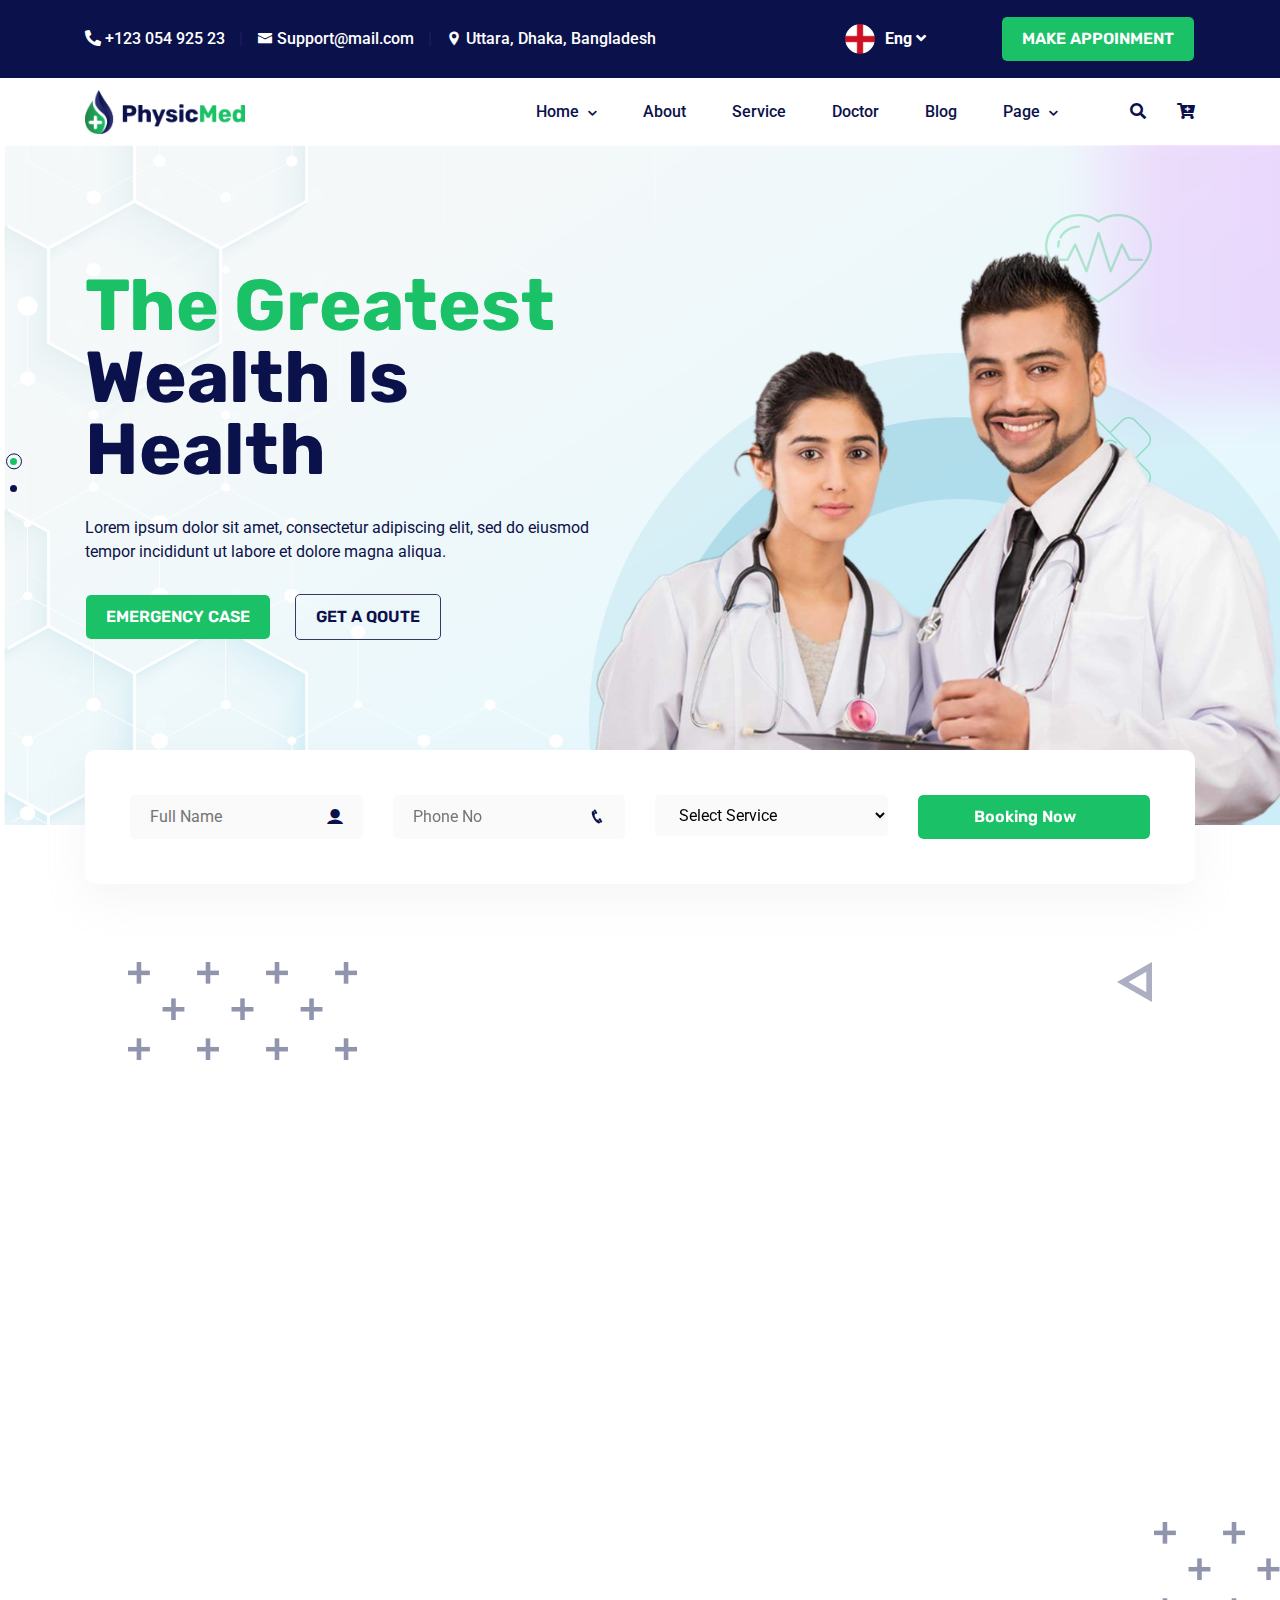
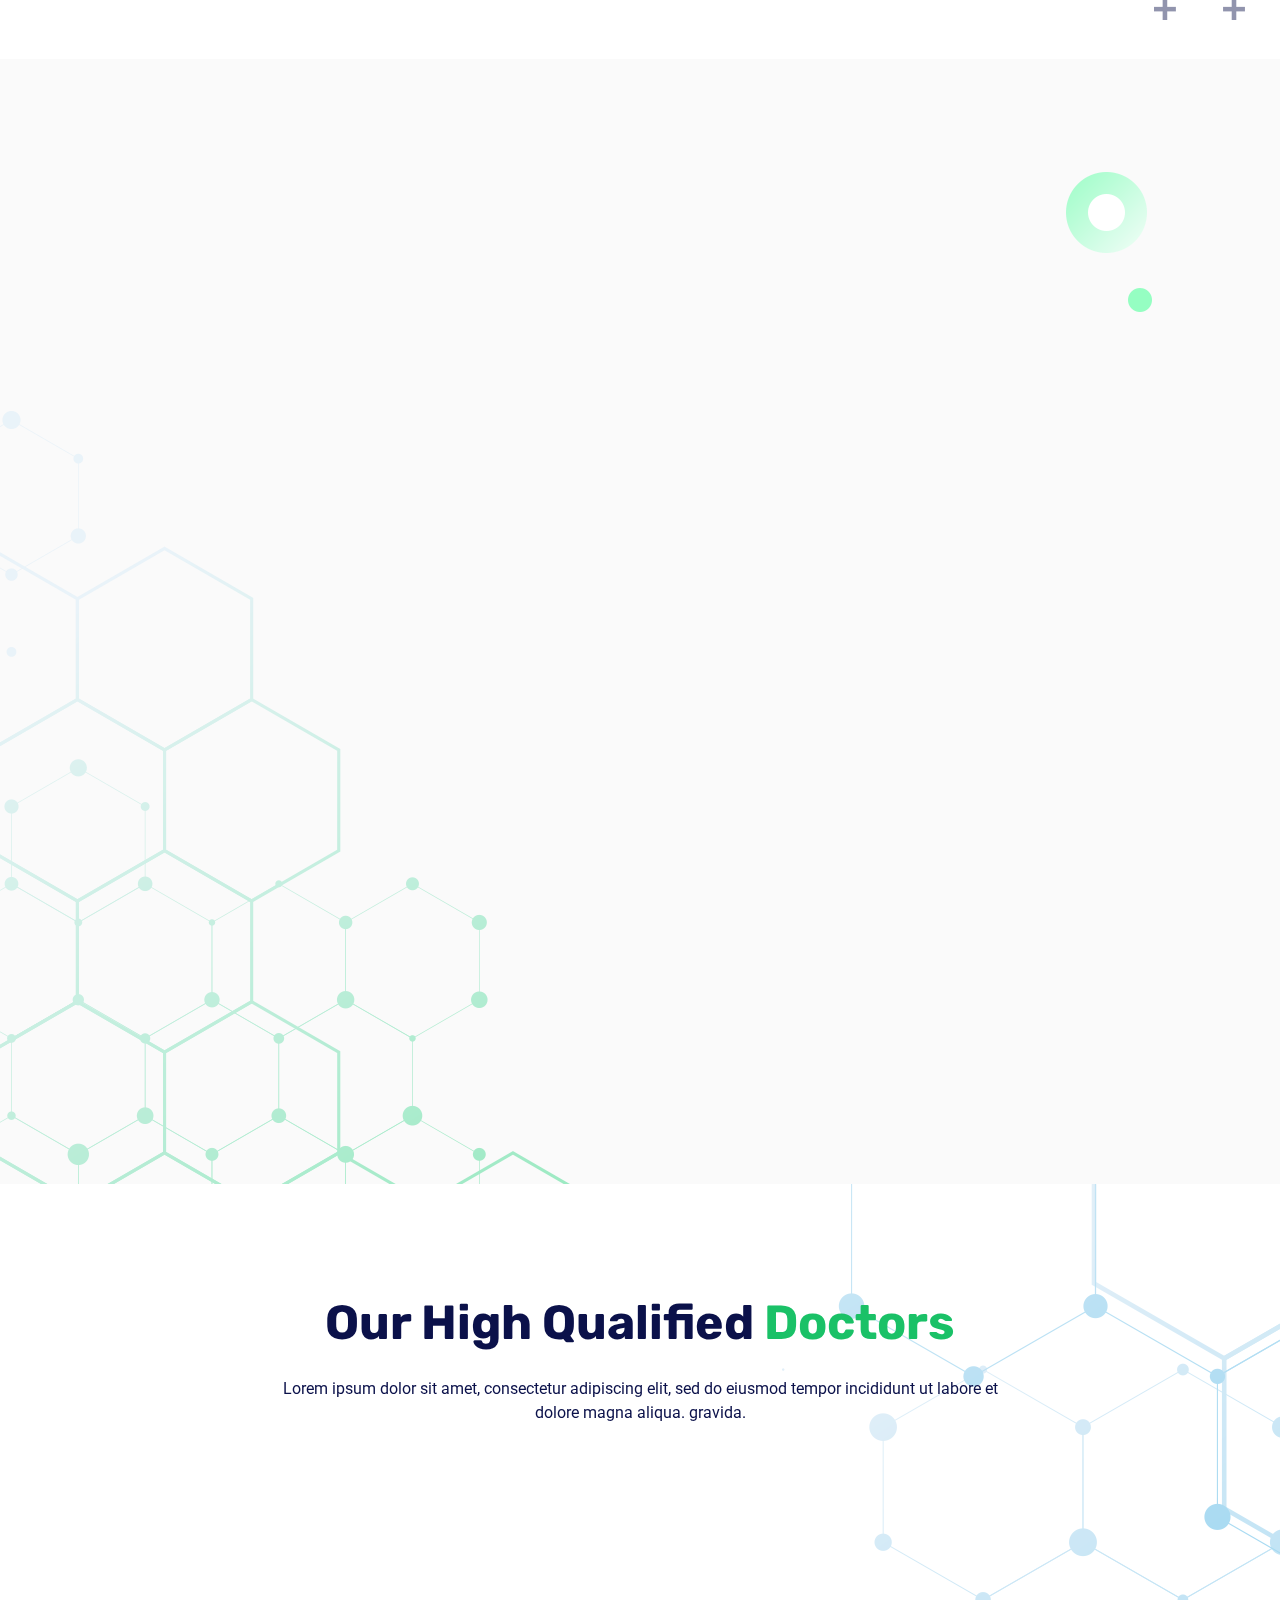
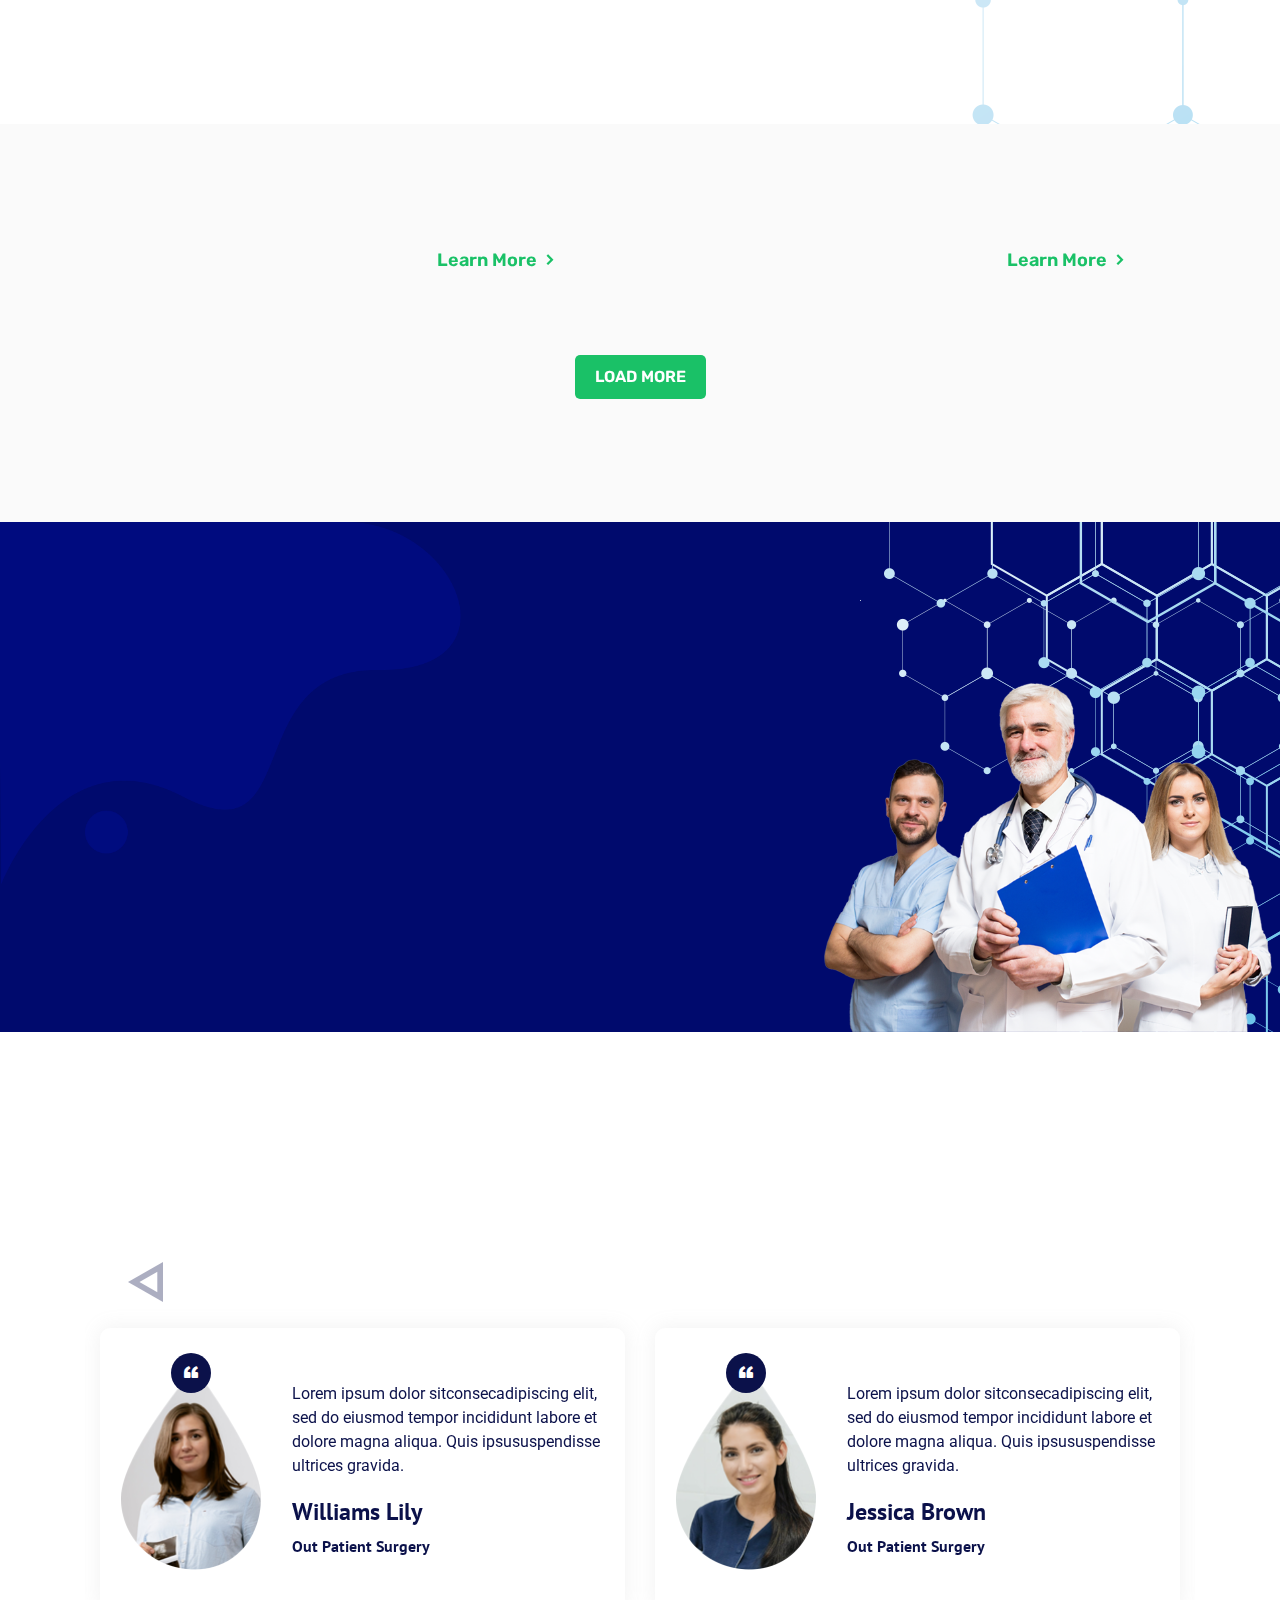
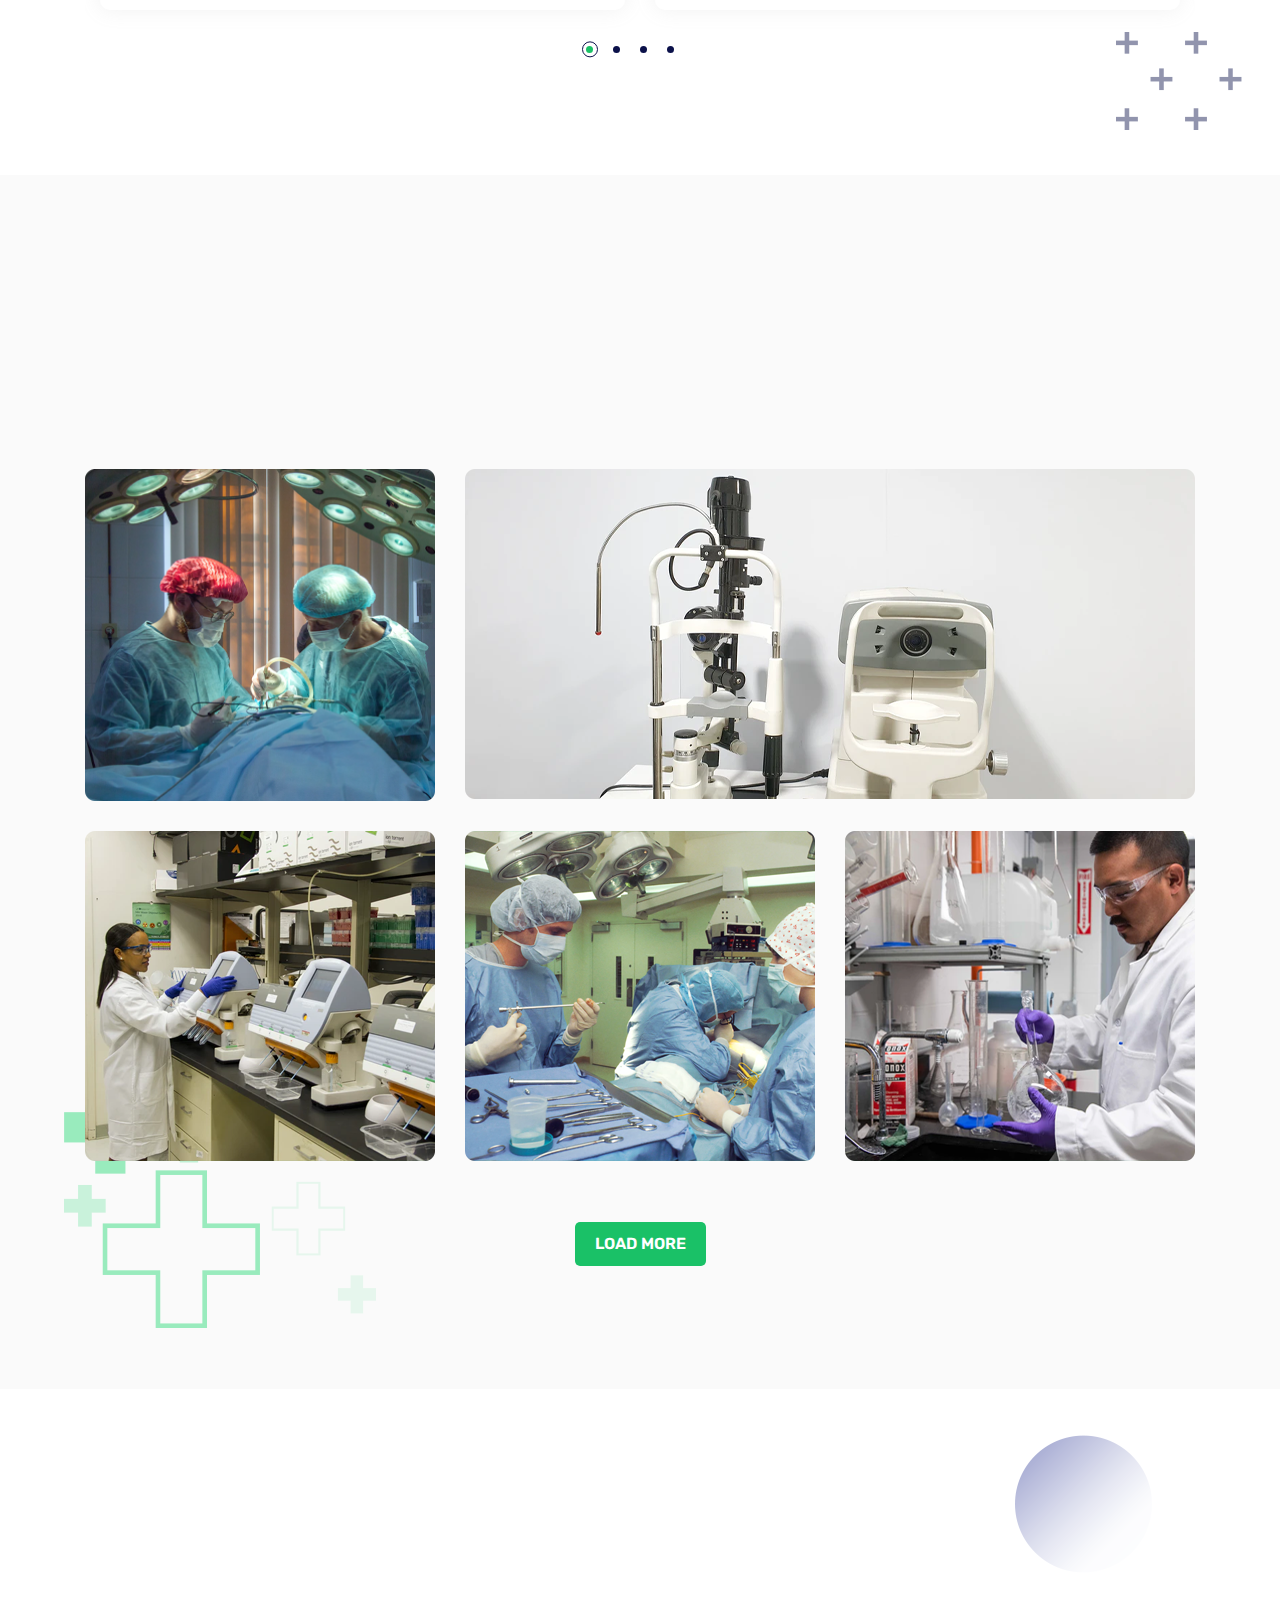
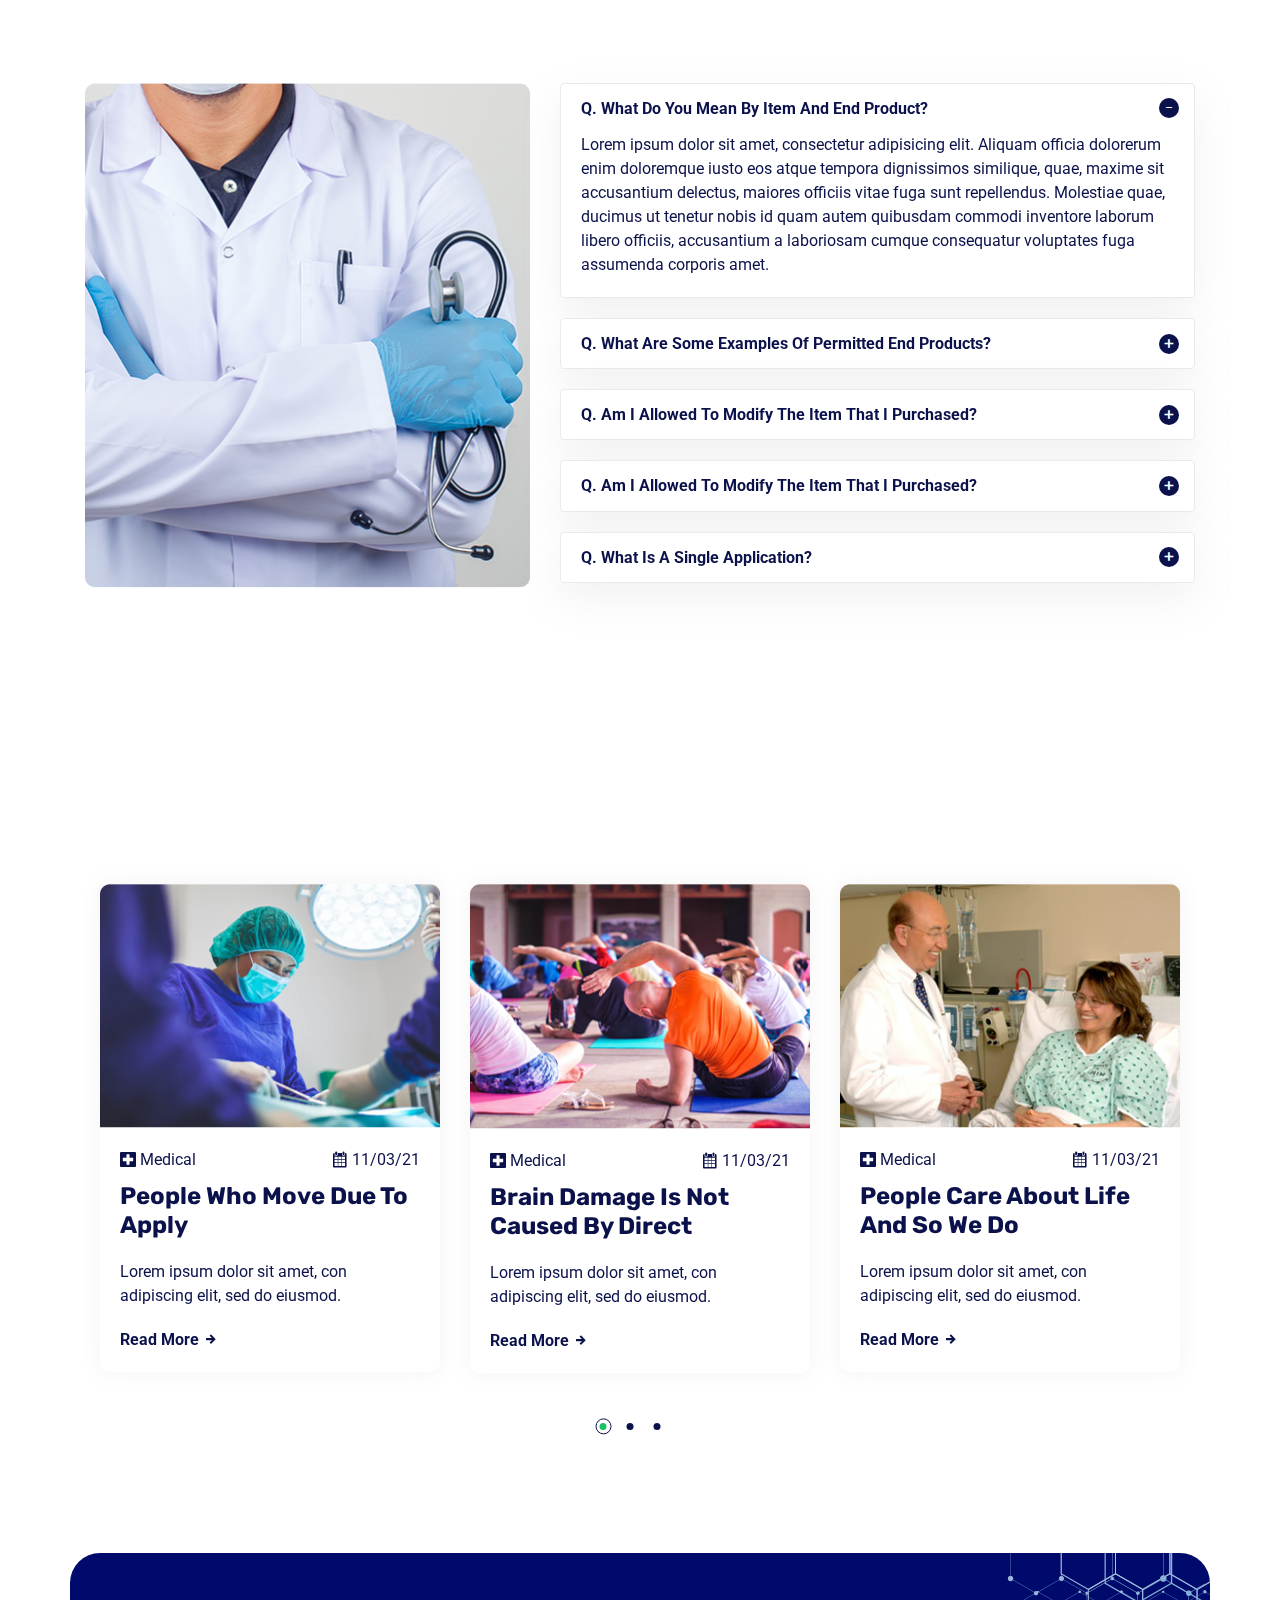
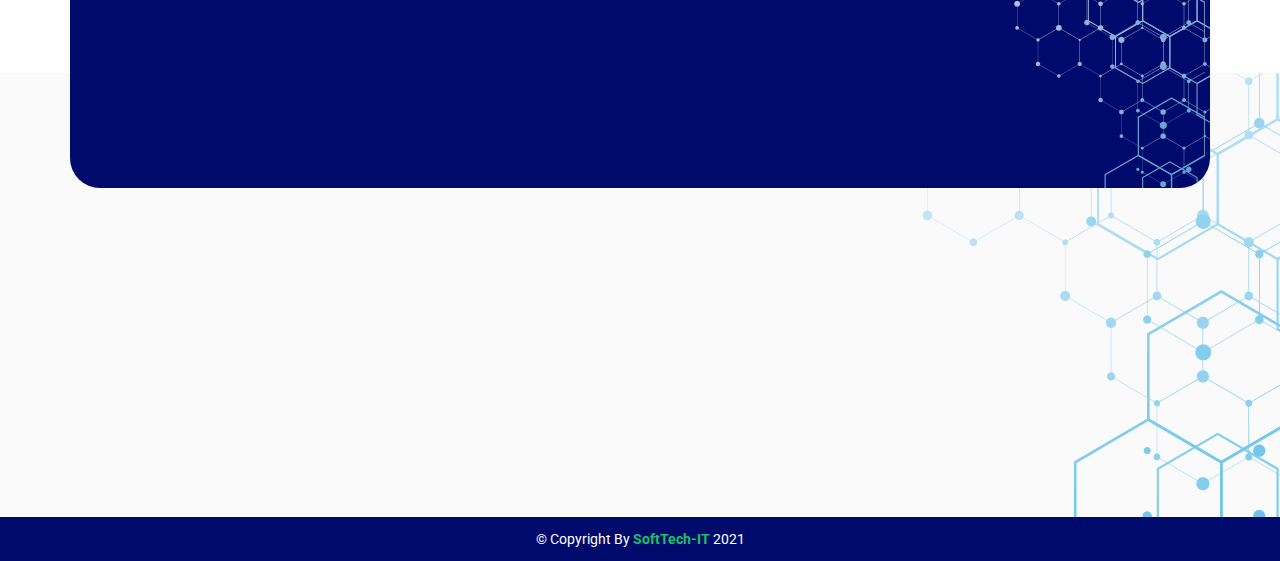
<file: index.html>
<!DOCTYPE html>
<html lang="en">

<head>
    <!-- Required Meta Tags -->
    <meta charset="UTF-8">
    <meta name="viewport" content="width=device-width, initial-scale=1.0">
    <meta http-equiv="X-UA-Compatible" content="ie=edge">

    <!-- Page Title -->
    <title>Home 1- Medical & healthcare HTML5 Template</title>

    <!-- Favicon Icon -->
    <link rel="shortcut icon" href="favicon.png">

    <!-- CSS Files -->
    <link rel="stylesheet" href="assets/css/animate.css">
    <link rel="stylesheet" href="assets/css/bootstrap.min.css">
    <link rel="stylesheet" href="assets/css/font-awsome-all.min.css">
    <link rel="stylesheet" href="assets/css/flaticon.css">
    <link rel="stylesheet" href="assets/css/icofont.min.css">
    <link rel="stylesheet" href="assets/css/magnific-popup.css">
    <link rel="stylesheet" href="assets/css/meanmenu.css">
    <link rel="stylesheet" href="assets/css/slick.css">
    <link rel="stylesheet" href="assets/css/style.css">
</head>

<body>
    <!-- Preloader Starts -->
    <div class="preloader" id="preloader">
        <div class="preloader-inner">
            <div class="spinner">
                <div class="bounce1"></div>
                <div class="bounce2"></div>
                <div class="bounce3"></div>
            </div>
        </div>
    </div>

    <!-- header -->
    <header>
        <div class="header-area">
            <!-- info bar -->
            <div class="info-bar">
                <div class="container">
                    <div class="row align-items-center">
                        <div class="col-lg-8">
                            <div class="contact-box">
                                <span><i class="fas fa-phone-alt"></i> +123 054 925 23</span>
                                <span class="separator">|</span>
                                <span><i class="icofont-envelope"></i> Support@mail.com</span>
                                <span class="separator">|</span>
                                <span><i class="icofont-location-pin"></i> Uttara, Dhaka, Bangladesh</span>
                            </div>
                        </div>
                        <div class="col-lg-4">
                            <div class="lan_wrapper">
                                <div class="lang-switcher">
                                    <span class="flag"><img src="assets/images/eng.png" alt=""></span>
                                    <a href="#" class="lang">Eng<span> <i class="fas fa-angle-down"></i></span></a>
                                    <ul class="lang-list">
                                        <li><span class="flag"><img src="assets/images/eng.png" alt=""></span><a
                                                href="#">Eng</a></li>
                                        <li><span class="flag"><img src="assets/images/bd.png" alt=""></span><a
                                                href="#">Ban</a></li>
                                    </ul>
                                </div>
                                <div class="btn-box d-flex align-items-center">
                                    <a class="btn1" href="#">Make Appoinment</a>
                                </div>
                            </div>
                        </div>
                    </div>
                </div>
            </div>

            <!-- header-top -->
            <div class="header-top">
                <div class="container">
                    <div class="container-wrapper">
                        <div class="row align-items-center">
                            <div class="col-lg-2 col-xl-2 col-md-3 col-4">
                                <div class="logo">
                                    <a href="index.html"> <img src="assets/images/logo.png" alt=""></a>
                                </div>
                            </div>
                            <div class="col-lg-8 col-xl-9 d-none d-lg-block">
                                <nav id="main-menu">
                                    <ul class="main-menu">
                                        <li class="has-submenu"><a href="#">home</a>
                                            <ul class="submenu">
                                                <li><a href="index.html">home 1</a></li>
                                                <li><a href="homepage2.html">home 2</a></li>
                                            </ul>
                                        </li>
                                        <li><a href="about.html">about</a></li>
                                        <li><a href="service.html">service</a></li>
                                        <li><a href="doctor.html">doctor</a></li>
                                        <li><a href="blog.html">blog</a></li>
                                        <li class="has-submenu"><a href="#">page</a>
                                            <ul class="submenu">
                                                <li><a href="appointment.html">appointment</a></li>
                                                <li><a href="doctor-single.html"> doctor single</a></li>
                                                <li><a href="blog-single.html">blog single</a></li>
                                                <li><a href="service-single.html">service single</a></li>
                                                <li><a href="faq.html">faq page</a></li>
                                                <li><a href="404.html">404 page</a></li>
                                            </ul>
                                        </li>
                                    </ul>
                                </nav>
                            </div>
                            <div class="col-lg-1 col-xl-1 col-md-7 col-6">
                                <div class="cart-search">
                                    <a href="#"> <span class="search"><i class="fas fa-search"></i></span></a>
                                    <a href="#"> <span class="cart"><i class="fas fa-cart-plus"></i></span></a>
                                </div>
                            </div>
                        </div>
                        <!-- mobile-menu -->
                        <div class="mobile-menu"></div>
                    </div>
                </div>
            </div>
        </div>
    </header>

    <!-- hero area -->
    <div class="hero-slider-active">
        <div class="hero-area" style="background: url('assets/images/hero-bg.png');">
            <div class="hero-shapes">
                <img src="assets/images/heart.png" alt="" class="vec1 item-animateOne">
                <img src="assets/images/med.png" alt="" class="vec2 item-animateTwo">
            </div>
            <div class="container">
                <div class="row">
                    <div class="col-lg-6">
                        <div class="hero-left">
                            <div class="common-title">
                                <h1 class="title-animation"><span>The Greatest</span>
                                    Wealth is Health</h1>
                                <p class="para-animation">Lorem ipsum dolor sit amet, consectetur adipiscing elit, sed
                                    do eiusmod tempor
                                    incididunt
                                    ut labore et dolore magna aliqua. </p>
                                <div class="btn-box animate-btn">
                                    <a href="#" class="btn1">emergency case</a>
                                    <a href="#" class="btn2">get a qoute</a>
                                </div>
                            </div>
                        </div>
                    </div>
                    <div class="hero-right">
                        <img src="assets/images/slider-img.png" alt="" class="main-img animate-img">
                        <img src="assets/images/hero-shapes.png" alt="" class="bg-shapes">
                    </div>
                </div>
            </div>
        </div>
        <div class="hero-area" style="background: url('assets/images/hero-bg.png');">
            <div class="hero-shapes">
                <img src="assets/images/heart.png" alt="" class="vec1 item-animateOne">
                <img src="assets/images/med.png" alt="" class="vec2 item-animateTwo">
            </div>
            <div class="container">
                <div class="row">
                    <div class="col-lg-6">
                        <div class="hero-left">
                            <div class="common-title">
                                <h1 class="title-animation"><span>we take care</span>
                                    your healthy life</h1>
                                <p class="para-animation">Lorem ipsum dolor sit amet, consectetur adipiscing elit, sed
                                    do eiusmod tempor
                                    incididunt
                                    ut labore et dolore magna aliqua. </p>
                                <div class="btn-box animate-btn">
                                    <a href="#" class="btn1">emergency case</a>
                                    <a href="#" class="btn2">get a qoute</a>
                                </div>
                            </div>
                        </div>
                    </div>
                    <div class="hero-right">
                        <img src="assets/images/slider-img.png" alt="" class="main-img animate-img">
                        <img src="assets/images/hero-shapes.png" alt="" class="bg-shapes">
                    </div>
                </div>
            </div>
        </div>
    </div>

    <!-- booking-area -->
    <div class="booking-area wow fadeInUp">
        <div class="container">
            <div class="row">
                <div class="col-lg-12">
                    <div class="booking-form padding-bottom-40">
                        <form action="#">
                            <div class="row">
                                <div class="col-lg-3">
                                    <div class="input-wrapper">
                                        <input class="form-item2" type="text" placeholder="Full Name">
                                        <span class="icon"><i class="icofont-ui-user"></i></span>
                                    </div>
                                </div>
                                <div class="col-lg-3">
                                    <div class="input-wrapper">
                                        <input class="form-item2" type="tel" placeholder="Phone No">
                                        <span class="icon"><i class="icofont-phone"></i></span>
                                    </div>
                                </div>
                                <div class="col-lg-3">
                                    <select class="form-item2 input-wrapper">
                                        <option value="">select service</option>
                                        <option value="">dental sergary</option>
                                        <option value="">orthopaedic</option>
                                        <option value="">general surgery</option>
                                    </select>
                                </div>
                                <div class="col-lg-3">
                                    <button class="btn1 form-item2" type="submit">booking now</button>
                                </div>
                            </div>

                        </form>
                    </div>
                </div>
            </div>
        </div>
    </div>

    <!-- about area -->
    <div class="about-area padding-top-120 padding-bottom-120">
        <div class="about-shapes">
            <img src="assets/images/fea-vec1.png" alt="" class="vec1">
            <img src="assets/images/fea-vec2.png" alt="" class="vec2">
            <img src="assets/images/fea-vec3.png" alt="" class="vec3 item-rotate">
        </div>
        <div class="container">
            <div class="row align-items-center">
                <div class="col-md-12 col-lg-6 col-xl-5 wow fadeInLeft">
                    <div class="about-left">
                        <img src="assets/images/fea-1.png" alt="" class="main-img">
                        <img src="assets/images/fea-2.png" alt="" class="img1 item-bounce">
                    </div>
                </div>
                <div class="col-md-12 col-lg-6 col-xl-7 wow fadeInRight">
                    <div class="about-right">
                        <div class="common-title">
                            <h2>Quality Helthcare Starts
                                With <span>Quality Doctors</span></h2>
                            <p>As any doctor can tell you, the most crucial step toward healing is having the
                                ridiagnosis. If the disease is precisely identified, a good resolution is far more
                                likely. Conversely, a bad diagnosis usually means a bad outcome, no matter how skilled
                                the physician.</p>
                            <p>Lorem ipsum dolor sit amet, consectetur adipiscing elit, sed do eiusmod tempor
                                incididunt
                                ut labore et dolore magna aliqua. </p>
                            <div class="btn-box">
                                <a href="#" class="btn1">contact now</a>
                            </div>
                        </div>
                    </div>
                </div>
            </div>
        </div>
    </div>

    <!-- service area -->
    <div class="service-area padding-top-115 padding-bottom-90">
        <div class="service-shapes">
            <img src="assets/images/ser-vec1.png" alt="" class="vec1 item-animateTwo">
            <img src="assets/images/ser-vec2.png" alt="" class="vec2">
        </div>
        <div class="container">
            <div class="row justify-content-center">
                <div class="col-lg-8">
                    <div class="common-title text-center wow fadeInUp">
                        <h2>Special Service For <span>Patients</span></h2>
                        <p>Lorem ipsum dolor sit amet, consectetur adipiscing elit, sed do eiusmod tempor incididunt ut
                            labore et dolore magna aliqua. gravida.</p>
                    </div>
                </div>
            </div>
            <div class="row">
                <div class="col-sm-6 col-md-6 col-lg-4 col-xl-3 wow fadeInUp" data-wow-delay='.2s'>
                    <div class="single-service">
                        <div class="icon-box">
                            <span><i class="icofont-tooth"></i></span>
                        </div>
                        <div class="cont-box">
                            <h4><a href="service-single.html">dental sugery</a></h4>
                            <p>Forth unto night their foubehold night theiearth .</p>
                            <a href="service-single.html" class="link">learn more <span><i
                                        class="icofont-simple-right"></i></span></a>
                        </div>
                    </div>
                </div>
                <div class="col-sm-6 col-md-6 col-lg-4 col-xl-3 wow fadeInUp" data-wow-delay='.2s'>
                    <div class="single-service">
                        <div class="icon-box">
                            <span><i class="icofont-bone"></i></span>
                        </div>
                        <div class="cont-box">
                            <h4><a href="service-single.html">orthopaedic</a></h4>
                            <p>Forth unto night their foubehold night theiearth .</p>
                            <a href="service-single.html" class="link">learn more <span><i
                                        class="icofont-simple-right"></i></span></a>
                        </div>
                    </div>
                </div>
                <div class="col-sm-6 col-md-6 col-lg-4 col-xl-3 wow fadeInUp" data-wow-delay='.4s'>
                    <div class="single-service active">
                        <div class="icon-box">
                            <span><i class="icofont-surgeon-alt"></i></span>
                        </div>
                        <div class="cont-box">
                            <h4><a href="service-single.html">general surgery</a></h4>
                            <p>Forth unto night their foubehold night theiearth .</p>
                            <a href="service-single.html" class="link">learn more <span><i
                                        class="icofont-simple-right"></i></span></a>
                        </div>
                    </div>
                </div>
                <div class="col-sm-6 col-md-6 col-lg-4 col-xl-3 wow fadeInUp" data-wow-delay='.6s'>
                    <div class="single-service">
                        <div class="icon-box">
                            <span><i class="icofont-brain"></i></span>
                        </div>
                        <div class="cont-box">
                            <h4><a href="service-single.html">neurology</a></h4>
                            <p>Forth unto night their foubehold night theiearth .</p>
                            <a href="service-single.html" class="link">learn more <span><i
                                        class="icofont-simple-right"></i></span></a>
                        </div>
                    </div>
                </div>
                <div class="col-sm-6 col-md-6 col-lg-4 col-xl-3 wow fadeInUp" data-wow-delay='.2s'>
                    <div class="single-service">
                        <div class="icon-box">
                            <span><i class="icofont-pills"></i></span>
                        </div>
                        <div class="cont-box">
                            <h4><a href="service-single.html">dermatology</a></h4>
                            <p>Forth unto night their foubehold night theiearth .</p>
                            <a href="service-single.html" class="link">learn more <span><i
                                        class="icofont-simple-right"></i></span></a>
                        </div>
                    </div>
                </div>
                <div class="col-sm-6 col-md-6 col-lg-4 col-xl-3 wow fadeInUp" data-wow-delay='.4s'>
                    <div class="single-service">
                        <div class="icon-box">
                            <span><i class="icofont-laboratory"></i></span>
                        </div>
                        <div class="cont-box">
                            <h4><a href="service-single.html">labrotory testing</a></h4>
                            <p>Forth unto night their foubehold night theiearth .</p>
                            <a href="service-single.html" class="link">learn more <span><i
                                        class="icofont-simple-right"></i></span></a>
                        </div>
                    </div>
                </div>
                <div class="col-sm-6 col-md-6 col-lg-4 col-xl-3 wow fadeInUp" data-wow-delay='.6s'>
                    <div class="single-service">
                        <div class="icon-box">
                            <span><i class="icofont-heart-beat-alt"></i></span>
                        </div>
                        <div class="cont-box">
                            <h4><a href="service-single.html">women healthcare</a></h4>
                            <p>Forth unto night their foubehold night theiearth .</p>
                            <a href="service-single.html" class="link">learn more <span><i
                                        class="icofont-simple-right"></i></span></a>
                        </div>
                    </div>
                </div>
                <div class="col-sm-6 col-md-6 col-lg-4 col-xl-3 wow fadeInUp" data-wow-delay='.8s'>
                    <div class="single-service">
                        <div class="icon-box">
                            <span><i class="icofont-operation-theater"></i></span>
                        </div>
                        <div class="cont-box">
                            <h4><a href="service-single.html">CT scan service</a></h4>
                            <p>Forth unto night their foubehold night theiearth .</p>
                            <a href="service-single.html" class="link">learn more <span><i
                                        class="icofont-simple-right"></i></span></a>
                        </div>
                    </div>
                </div>
            </div>
        </div>
    </div>

    <!-- team area -->
    <div class="team-area padding-top-115 padding-bottom-115">
        <div class="team-shapes">
            <img src="assets/images/team-vec1.png" alt="" class="vec1">
        </div>
        <div class="container">
            <div class="row justify-content-center">
                <div class="col-lg-8">
                    <div class="common-title text-center fadeInUp">
                        <h2>Our High Qualified <span>Doctors</span></h2>
                        <p>Lorem ipsum dolor sit amet, consectetur adipiscing elit, sed do eiusmod tempor incididunt ut
                            labore et dolore magna aliqua. gravida.</p>
                    </div>
                </div>
            </div>
            <div class="row justify-content-center">
                <div class="col-sm-6 col-md-6 col-lg-3 col-xl-3 wow fadeInUp" data-wow-delay='.2s'>
                    <div class="single-team">
                        <div class="img-box">
                            <img src="assets/images/team1.png" alt="">
                        </div>
                        <div class="cont-box">
                            <div class="social-links">
                                <a href="#"><span><i class="icofont-twitter"></i></span></a>
                                <a href="#"><span><i class="icofont-facebook"></i></span></a>
                                <a href="#"><span><i class="icofont-instagram"></i></span></a>
                            </div>
                            <h4><a href="doctor-single.html">Dr. Brain Adam</a></h4>
                            <span class="desig">Restorative Dentist</span>
                            <a href="doctor-single.html" class="link">learn more <span><i
                                        class="icofont-simple-right"></i></span></a>
                        </div>
                    </div>
                </div>
                <div class="col-sm-6 col-md-6 col-lg-3 col-xl-3 wow fadeInUp" data-wow-delay='.4s'>
                    <div class="single-team active">
                        <div class="img-box">
                            <img src="assets/images/team2.png" alt="">
                        </div>
                        <div class="cont-box">
                            <div class="social-links">
                                <a href="#"><span><i class="icofont-twitter"></i></span></a>
                                <a href="#"><span><i class="icofont-facebook"></i></span></a>
                                <a href="#"><span><i class="icofont-instagram"></i></span></a>
                            </div>
                            <h4><a href="doctor-single.html">Dr. jessica brown</a></h4>
                            <span class="desig">Restorative Dentist</span>
                            <a href="doctor-single.html" class="link">learn more <span><i
                                        class="icofont-simple-right"></i></span></a>
                        </div>
                    </div>
                </div>
                <div class="col-sm-6 col-md-6 col-lg-3 col-xl-3 wow fadeInUp" data-wow-delay='.6s'>
                    <div class="single-team">
                        <div class="img-box">
                            <img src="assets/images/team3.png" alt="">
                        </div>
                        <div class="cont-box">
                            <div class="social-links">
                                <a href="#"><span><i class="icofont-twitter"></i></span></a>
                                <a href="#"><span><i class="icofont-facebook"></i></span></a>
                                <a href="#"><span><i class="icofont-instagram"></i></span></a>
                            </div>
                            <h4><a href="doctor-single.html">Dr. labrien brown</a></h4>
                            <span class="desig">Restorative Dentist</span>
                            <a href="doctor-single.html" class="link">learn more <span><i
                                        class="icofont-simple-right"></i></span></a>
                        </div>
                    </div>
                </div>
                <div class="col-sm-6 col-md-6 col-lg-3 col-xl-3 wow fadeInUp" data-wow-delay='.6s'>
                    <div class="single-team active">
                        <div class="img-box">
                            <img src="assets/images/team4.png" alt="">
                        </div>
                        <div class="cont-box">
                            <div class="social-links">
                                <a href="#"><span><i class="icofont-twitter"></i></span></a>
                                <a href="#"><span><i class="icofont-facebook"></i></span></a>
                                <a href="#"><span><i class="icofont-instagram"></i></span></a>
                            </div>
                            <h4><a href="doctor-single.html">Dr. Noreain waltar</a></h4>
                            <span class="desig">Restorative Dentist</span>
                            <a href="doctor-single.html" class="link">learn more <span><i
                                        class="icofont-simple-right"></i></span></a>
                        </div>
                    </div>
                </div>
            </div>
            <div class="btn-box text-center margin-top-30">
                <a href="doctor.html" class="btn1">load more</a>
            </div>
        </div>
    </div>

    <!-- appointement area -->
    <div class="appointment-area padding-top-110 padding-bottom-115">
        <div class="appnt-shapes">
            <img src="assets/images/appnt-vec1.png" alt="" class="vec1">
            <img src="assets/images/appnt-vec2.png" alt="" class="vec2">
        </div>
        <div class="container">
            <div class="row">
                <div class="col-md-12 col-lg-8 col-xl-9 wow fadeIn">
                    <!-- appnt-left -->
                    <div class="common-title appnt-left">
                        <h3>Need a Doctor for Check-up?</h3>
                        <h2 class="title-animation special">Just Make An Appoinment</h2>
                        <p class="para-animation">Lorem ipsum dolor sit amet, consectetur adipiscing elit, sed
                            do eiusmod tempor
                            incididunt
                            ut labore et dolore magna aliqua. </p>
                        <div class="btn-box animate-btn">
                            <a href="appointment.html" class="btn1">get an appointement</a>
                        </div>
                    </div>
                </div>
            </div>
            <!-- appnt right -->
            <div class="appnt-right">
                <img src="assets/images/appnt-img.png" alt="" class="main-img">
            </div>
        </div>
    </div>

    <!-- testimonial area -->
    <div class="testimonial-area padding-top-115 padding-bottom-145">
        <div class="testi-shapes">
            <img src="assets/images/fea-vec2.png" alt="" class="vec1 item-bounce">
            <img src="assets/images/fea-vec3.png" alt="" class="vec2 item-rotate">
        </div>
        <div class="container">
            <div class="row justify-content-center">
                <div class="col-lg-8">
                    <div class="common-title text-center wow fadeInUp">
                        <h2>What Our Patients Are <span>Saying</span></h2>
                        <p>Lorem ipsum dolor sit amet, consectetur adipiscing elit, sed do eiusmod tempor incididunt ut
                            labore et dolore magna aliqua. gravida.</p>
                    </div>
                </div>
            </div>
            <div class="testimonial-slider-active">
                <div class="col-6">
                    <div class="single-testi">
                        <div class="row align-items-center">
                            <div class="col-4">
                                <div class="img-box">
                                    <span class="quote"><i class="icofont-quote-left"></i></span>
                                    <img src="assets/images/test-img1.png" alt="">
                                </div>
                            </div>
                            <div class="col-8">
                                <div class="cont-box">
                                    <p> Lorem ipsum dolor sitconsecadipiscing elit, sed do eiusmod tempor incididunt
                                        labore et dolore magna aliqua. Quis ipsususpendisse ultrices gravida. </p>
                                    <h4>Williams Lily</h4>
                                    <h6>Out Patient Surgery</h6>
                                </div>
                            </div>
                        </div>
                    </div>
                </div>
                <div class="col-6">
                    <div class="single-testi">
                        <div class="row align-items-center">
                            <div class="col-4">
                                <div class="img-box">
                                    <span class="quote"><i class="icofont-quote-left"></i></span>
                                    <img src="assets/images/test-img2.png" alt="">
                                </div>
                            </div>
                            <div class="col-8">
                                <div class="cont-box">
                                    <p> Lorem ipsum dolor sitconsecadipiscing elit, sed do eiusmod tempor incididunt
                                        labore et dolore magna aliqua. Quis ipsususpendisse ultrices gravida. </p>
                                    <h4>jessica brown</h4>
                                    <h6>Out Patient Surgery</h6>
                                </div>
                            </div>
                        </div>
                    </div>
                </div>
                <div class="col-6">
                    <div class="single-testi">
                        <div class="row align-items-center">
                            <div class="col-4">
                                <div class="img-box">
                                    <span class="quote"><i class="icofont-quote-left"></i></span>
                                    <img src="assets/images/test-img1.png" alt="">
                                </div>
                            </div>
                            <div class="col-8">
                                <div class="cont-box">
                                    <p> Lorem ipsum dolor sitconsecadipiscing elit, sed do eiusmod tempor incididunt
                                        labore et dolore magna aliqua. Quis ipsususpendisse ultrices gravida. </p>
                                    <h4>Williams Lily</h4>
                                    <h6>Out Patient Surgery</h6>
                                </div>
                            </div>
                        </div>
                    </div>
                </div>
                <div class="col-6">
                    <div class="single-testi">
                        <div class="row align-items-center">
                            <div class="col-4">
                                <div class="img-box">
                                    <span class="quote"><i class="icofont-quote-left"></i></span>
                                    <img src="assets/images/test-img2.png" alt="">
                                </div>
                            </div>
                            <div class="col-8">
                                <div class="cont-box">
                                    <p> Lorem ipsum dolor sitconsecadipiscing elit, sed do eiusmod tempor incididunt
                                        labore et dolore magna aliqua. Quis ipsususpendisse ultrices gravida. </p>
                                    <h4>jessica brown</h4>
                                    <h6>Out Patient Surgery</h6>
                                </div>
                            </div>
                        </div>
                    </div>
                </div>
            </div>
        </div>
    </div>

    <!-- gallery area -->
    <div class="gallery-area padding-top-115 padding-bottom-115">
        <div class="gallery-shapes">
            <img src="assets/images/gallery-vec.png" alt="" class="vec1 item-zooming">
        </div>
        <div class="container">
            <div class="row justify-content-center">
                <div class="col-lg-6">
                    <div class="common-title text-center wow fadeInUp">
                        <h2>our <span>gallery</span></h2>
                        <p>Lorem ipsum dolor sit amet, consectetur adipiscing elit, sed do eiusmod tempor incididunt ut
                            labore et dolore magna aliqua. gravida.</p>
                    </div>
                </div>
            </div>
            <div class="gallery-wrapper">
                <div class="row">
                    <div class="col-lg-4 col-md-4 col-12">
                        <div class="single-gallery">
                            <img src="assets/images/gallery1.png" alt="">
                        </div>
                    </div>
                    <div class="col-lg-8 col-md-8 col-12">
                        <div class="single-gallery">
                            <img src="assets/images/gallery2.png" alt="">
                        </div>
                    </div>
                    <div class="col-lg-4 col-md-4 col-12">
                        <div class="single-gallery">
                            <img src="assets/images/gallery3.png" alt="">
                        </div>
                    </div>
                    <div class="col-lg-4 col-md-4 col-12">
                        <div class="single-gallery">
                            <img src="assets/images/gallery4.png" alt="">
                        </div>
                    </div>
                    <div class="col-lg-4 col-md-4 col-12">
                        <div class="single-gallery">
                            <img src="assets/images/gallery5.png" alt="">
                        </div>
                    </div>
                </div>
                <div class="btn-box text-center margin-top-30">
                    <a href="gallery.html" class="btn1">load more</a>
                </div>
            </div>
        </div>
    </div>

    <!-- faq area -->
    <div class="faq-area padding-top-115">
        <div class="faq-shapes">
            <img src="assets/images/faq-vec1.png" alt="" class="vec1 item-animateOne">
            <img src="assets/images/faq-vec2.png" alt="" class="vec2 wow zoomIn">
        </div>
        <div class="container">
            <div class="row justify-content-center">
                <div class="col-lg-8">
                    <div class="common-title text-center wow fadeInUp">
                        <h2>Frequently Asked <span>Questions</span></h2>
                        <p>Lorem ipsum dolor sit amet, consectetur adipiscing elit, sed do eiusmod tempor incididunt ut
                            labore et dolore magna aliqua. gravida.</p>
                    </div>
                </div>
            </div>
            <div class="row">
                <div class="col-lg-5 col-12">
                    <div class="faq-left">
                        <img src="assets/images/faq.png" alt="">
                    </div>
                </div>
                <div class="col-lg-7 col-12">
                    <div class="faq-right">
                        <div id="accordion" class="accordion-wrapper">

                            <div class="card">
                                <div class="card-header" id="headingOne">
                                    <h6>
                                        <a href="#" data-toggle="collapse" class="collapse" data-target="#collapseOne"
                                            aria-expanded="true" aria-controls="collapseOne">
                                            Q. What do you mean by item and end product?
                                        </a>
                                    </h6>
                                </div>

                                <div id="collapseOne" class="collapse show" aria-labelledby="headingOne"
                                    data-parent="#accordion">
                                    <div class="card-body">
                                        <p>Lorem ipsum dolor sit amet, consectetur adipisicing elit. Aliquam officia
                                            dolorerum enim doloremque iusto eos atque tempora dignissimos similique,
                                            quae, maxime sit accusantium delectus, maiores officiis vitae fuga sunt
                                            repellendus. Molestiae quae, ducimus ut tenetur nobis id quam autem
                                            quibusdam commodi inventore laborum libero officiis, accusantium a
                                            laboriosam cumque consequatur voluptates fuga assumenda corporis amet.</p>
                                    </div>
                                </div>
                            </div>

                            <div class="card">
                                <div class="card-header" id="headingTwo">
                                    <h6>
                                        <a href="#" data-toggle="collapse" class="collapsed" data-target="#collapseTwo"
                                            aria-expanded="false" aria-controls="collapseTwo">
                                            Q. What are some examples of permitted end products?
                                        </a>
                                    </h6>
                                </div>

                                <div id="collapseTwo" class="collapse" aria-labelledby="headingTwo"
                                    data-parent="#accordion">
                                    <div class="card-body">
                                        <p>Lorem ipsum dolor sit amet, consectetur adipisicing elit. Aliquam officia
                                            dolorerum enim doloremque iusto eos atque tempora dignissimos similique,
                                            quae, maxime sit accusantium delectus, maiores officiis vitae fuga sunt
                                            repellendus. Molestiae quae, ducimus ut tenetur nobis id quam autem
                                            quibusdam commodi inventore laborum libero officiis, accusantium a
                                            laboriosam cumque consequatur voluptates fuga assumenda corporis amet.</p>
                                    </div>
                                </div>
                            </div>

                            <div class="card">
                                <div class="card-header" id="headingThree">
                                    <h6>
                                        <a href="#" data-toggle="collapse" class="collapsed"
                                            data-target="#collapseThree" aria-expanded="false"
                                            aria-controls="collapseThree">
                                            Q. Am I allowed to modify the item that I purchased?
                                        </a>
                                    </h6>
                                </div>

                                <div id="collapseThree" class="collapse" aria-labelledby="headingThree"
                                    data-parent="#accordion">
                                    <div class="card-body">
                                        <p>Lorem ipsum dolor sit amet, consectetur adipisicing elit. Aliquam officia
                                            dolorerum enim doloremque iusto eos atque tempora dignissimos similique,
                                            quae, maxime sit accusantium delectus, maiores officiis vitae fuga sunt
                                            repellendus. Molestiae quae, ducimus ut tenetur nobis id quam autem
                                            quibusdam commodi inventore laborum libero officiis, accusantium a
                                            laboriosam cumque consequatur voluptates fuga assumenda corporis amet.</p>
                                    </div>
                                </div>
                            </div>

                            <div class="card">
                                <div class="card-header" id="headingFour">
                                    <h6>
                                        <a href="#" data-toggle="collapse" class="collapsed" data-target="#collapseFour"
                                            aria-expanded="false" aria-controls="collapseFour">
                                            Q. Am I allowed to modify the item that I purchased?

                                        </a>
                                    </h6>
                                </div>

                                <div id="collapseFour" class="collapse" aria-labelledby="headingFour"
                                    data-parent="#accordion">
                                    <div class="card-body">
                                        <p>Lorem ipsum dolor sit amet, consectetur adipisicing elit. Aliquam officia
                                            dolorerum enim doloremque iusto eos atque tempora dignissimos similique,
                                            quae, maxime sit accusantium delectus, maiores officiis vitae fuga sunt
                                            repellendus. Molestiae quae, ducimus ut tenetur nobis id quam autem
                                            quibusdam commodi inventore laborum libero officiis, accusantium a
                                            laboriosam cumque consequatur voluptates fuga assumenda corporis amet.</p>
                                    </div>
                                </div>
                            </div>

                            <div class="card">
                                <div class="card-header" id="headingFive">
                                    <h6>
                                        <a href="#" data-toggle="collapse" class="collapsed" data-target="#collapseFive"
                                            aria-expanded="false" aria-controls="collapseFive">
                                            Q. What is a single application?
                                        </a>
                                    </h6>
                                </div>

                                <div id="collapseFive" class="collapse" aria-labelledby="headingFive"
                                    data-parent="#accordion">
                                    <div class="card-body">
                                        <p>Lorem ipsum dolor sit amet, consectetur adipisicing elit. Aliquam officia
                                            dolorerum enim doloremque iusto eos atque tempora dignissimos similique,
                                            quae, maxime sit accusantium delectus, maiores officiis vitae fuga sunt
                                            repellendus. Molestiae quae, ducimus ut tenetur nobis id quam autem
                                            quibusdam commodi inventore laborum libero officiis, accusantium a
                                            laboriosam cumque consequatur voluptates fuga assumenda corporis amet.</p>
                                    </div>
                                </div>
                            </div>
                        </div>
                    </div>
                </div>
            </div>
        </div>
    </div>

    <!-- blog-area -->
    <div class="blog-area">
        <div class="container">
            <div class="row justify-content-center">
                <div class="col-lg-6 wow fadeInup">
                    <div class="common-title text-center">
                        <h2>recent blog <span>posts</span> </h2>
                        <p>Lorem ipsum dolor sit amet, consectetur adipiscing elit, sed do eiusmod tempor incididunt ut
                            labore et dolore magna aliqua. </p>
                    </div>
                </div>
            </div>
            <div class="blog-slider-active">
                <div class="col-lg-4">
                    <div class="single-blog">
                        <div class="img-box">
                            <img src="assets/images/blog1.png" alt="">
                        </div>
                        <div class="content-box">
                            <div class="meta-box d-flex justify-content-between">
                                <a href="#"><span><i class="icofont-medical-sign"></i></span> medical</a>
                                <a href="#"><span><i class="icofont-ui-calendar"></i></span> 11/03/21</a>
                            </div>

                            <h4><a href='blog-single.html'> people who move due to apply </a></h4>

                            <p>Lorem ipsum dolor sit amet, con adipiscing elit, sed do eiusmod.</p>
                            <a class="link" href="blog-single.html">read more <span><i
                                        class="icofont-arrow-right"></i></span></a>
                        </div>
                    </div>
                </div>
                <div class="col-lg-4">
                    <div class="single-blog">
                        <div class="img-box">
                            <img src="assets/images/blog2.png" alt="">
                        </div>
                        <div class="content-box">
                            <div class="meta-box d-flex justify-content-between">
                                <a href="#"><span><i class="icofont-medical-sign"></i></span> medical</a>
                                <a href="#"><span><i class="icofont-ui-calendar"></i></span> 11/03/21</a>
                            </div>

                            <h4><a href='blog-single.html'> brain damage is not caused by direct </a></h4>

                            <p>Lorem ipsum dolor sit amet, con adipiscing elit, sed do eiusmod.</p>
                            <a class="link" href="blog-single.html">read more <span><i
                                        class="icofont-arrow-right"></i></span></a>
                        </div>
                    </div>
                </div>
                <div class="col-lg-4">
                    <div class="single-blog">
                        <div class="img-box">
                            <img src="assets/images/blog3.png" alt="">
                        </div>
                        <div class="content-box">
                            <div class="meta-box d-flex justify-content-between">
                                <a href="#"><span><i class="icofont-medical-sign"></i></span> medical</a>
                                <a href="#"><span><i class="icofont-ui-calendar"></i></span> 11/03/21</a>
                            </div>

                            <h4><a href='blog-single.html'> people care about life and so we do </a></h4>

                            <p>Lorem ipsum dolor sit amet, con adipiscing elit, sed do eiusmod.</p>
                            <a class="link" href="blog-single.html">read more <span><i
                                        class="icofont-arrow-right"></i></span></a>
                        </div>
                    </div>
                </div>
                <div class="col-lg-4">
                    <div class="single-blog">
                        <div class="img-box">
                            <img src="assets/images/blog1.png" alt="">
                        </div>
                        <div class="content-box">
                            <div class="meta-box d-flex justify-content-between">
                                <a href="#"><span><i class="icofont-medical-sign"></i></span> medical</a>
                                <a href="#"><span><i class="icofont-ui-calendar"></i></span> 11/03/21</a>
                            </div>

                            <h4><a href='blog-single.html'> people who move due to apply </a></h4>

                            <p>Lorem ipsum dolor sit amet, con adipiscing elit, sed do eiusmod.</p>
                            <a class="link" href="blog-single.html">read more <span><i
                                        class="icofont-arrow-right"></i></span></a>
                        </div>
                    </div>
                </div>
                <div class="col-lg-4">
                    <div class="single-blog">
                        <div class="img-box">
                            <img src="assets/images/blog2.png" alt="">
                        </div>
                        <div class="content-box">
                            <div class="meta-box d-flex justify-content-between">
                                <a href="#"><span><i class="icofont-medical-sign"></i></span> medical</a>
                                <a href="#"><span><i class="icofont-ui-calendar"></i></span> 11/03/21</a>
                            </div>

                            <h4><a href='blog-single.html'> brain damage is not caused by direct </a></h4>

                            <p>Lorem ipsum dolor sit amet, con adipiscing elit, sed do eiusmod.</p>
                            <a class="link" href="blog-single.html">read more <span><i
                                        class="icofont-arrow-right"></i></span></a>
                        </div>
                    </div>
                </div>
                <div class="col-lg-4">
                    <div class="single-blog">
                        <div class="img-box">
                            <img src="assets/images/blog3.png" alt="">
                        </div>
                        <div class="content-box">
                            <div class="meta-box d-flex justify-content-between">
                                <a href="#"><span><i class="icofont-medical-sign"></i></span> medical</a>
                                <a href="#"><span><i class="icofont-ui-calendar"></i></span> 11/03/21</a>
                            </div>

                            <h4><a href='blog-single.html'> people care about life and so we do</a></h4>

                            <p>Lorem ipsum dolor sit amet, con adipiscing elit, sed do eiusmod.</p>
                            <a class="link" href="blog-single.html">read more <span><i
                                        class="icofont-arrow-right"></i></span></a>
                        </div>
                    </div>
                </div>
            </div>
        </div>
    </div>

    <!-- subs area -->
    <div class="subs-area">
        <div class="container">
            <div class="row subs-wrapper">
                <div class="subs-shape">
                    <img src="assets/images/subs-vec.png" alt="" class="vec1">
                </div>
                <div class="col-lg-12">
                    <div class="row align-items-center">
                        <div class="col-lg-5 col-xl-6 col-12 wow fadeInLeft">
                            <div class="subs-content">
                                <h2>subscribe to our newsletter</h2>
                            </div>
                        </div>
                        <div class="col-lg-7 col-xl-6 col-12 wow fadeInRight">
                            <div class="subs-form">
                                <form action="#">
                                    <input type="email" placeholder="Enter your email address">
                                    <button type="submit">subscribe</button>
                                </form>
                            </div>
                        </div>
                    </div>
                </div>
            </div>
        </div>
    </div>

    <!-- footer area -->
    <footer>
        <div class="footer-area">
            <div class="foo_top padding-bottom-65">
                <div class="foo_top_shapes">
                    <img src="assets/images/foo-vec.png" alt="" class="vec1">
                </div>
                <div class="container">
                    <div class="row">
                        <div class="col-lg-3 col-md-6 col-sm-6 col-12 wow fadeInUp" data-wow-delay=".2s">
                            <div class="foo-widget">
                                <div class="logo">
                                    <a href="index.html"> <img src="assets/images/logo.png" alt=""></a>
                                </div>
                                <p>Outsource your HR functions to industry-specialized experts.</p>
                                <div class="social-links">
                                    <a href="#"><span class="active"><i class="icofont-facebook"></i></span></a>

                                    <a href="#"><span><i class="icofont-twitter"></i></span></a>

                                    <a href="#"><span><i class="icofont-instagram"></i></span></a>

                                    <a href="#"><span><i class="icofont-pinterest"></i></span></a>
                                </div>
                            </div>
                        </div>
                        <div class="col-lg-3 col-md-6 col-sm-6 col-12 wow fadeInUp" data-wow-delay=".4s">
                            <div class="foo-widget">
                                <h4>usefull links</h4>
                                <ul>
                                    <li><a href="index.html">home</a> </li>
                                    <li><a href="about.html">about us</a> </li>
                                    <li><a href="service.html">service</a> </li>
                                    <li><a href="faq.html">FAQs</a></li>
                                    <li><a href="#">contact</a> </li>
                                </ul>
                            </div>
                        </div>
                        <div class="col-lg-3 col-md-6 col-sm-6 col-12 wow fadeInUp" data-wow-delay=".6s">
                            <div class="foo-widget">
                                <h4>our service</h4>
                                <ul>
                                    <li><a href="service-single.html">dental surgery</a> </li>
                                    <li><a href="service-single.html">orthopaedic</a> </li>
                                    <li><a href="service-single.html">general surgery</a> </li>
                                    <li><a href="service-single.html">neurology</a></li>
                                    <li><a href="service-single.html">women healthcare</a> </li>
                                </ul>
                            </div>
                        </div>
                        <div class="col-lg-3 col-md-6 col-sm-6 col-12 wow fadeInUp" data-wow-delay=".8s">
                            <div class="foo-widget">
                                <h4>get in touch</h4>
                                <ul>
                                    <li>
                                        <span><i class="icofont-phone"></i></span> +1 561-318-5142
                                    </li>
                                    <li>
                                        <span><i class="icofont-email"></i></span> support@gmail.com
                                    </li>
                                    <li>
                                        <span><i class="icofont-ui-home"></i></span>
                                        Uttara,Dhaka-1230
                                        Bangladesh
                                    </li>
                                </ul>
                            </div>
                        </div>
                    </div>
                </div>
            </div>
            <div class="foo_btm">
                <div class="container">
                    <div class="row align-items-center">
                        <div class="col-12">
                            <div class="copyright-text">
                                <span> &copy; copyright by <a href="#"><b>SoftTech-IT</b></a> 2021</span>
                            </div>
                        </div>
                    </div>
                </div>
            </div>
        </div>
    </footer>


    <!-- scroll to up -->
    <div class="scrollup"><i class="fas fa-angle-double-up"></i></div>

    <!-- Javascript Files -->
    <script src="assets/js/vendor/jquery-2.2.4.min.js"></script>
    <script src="assets/js/vendor/bootstrap.min.js"></script>
    <script src="assets/js/vendor/slick.min.js"></script>
    <script src="assets/js/vendor/counterup.min.js"></script>
    <script src="assets/js/vendor/jquery.meanmenu.min.js"></script>
    <script src="assets/js/vendor/isotope.pkgd.min.js"></script>
    <script src="assets/js/vendor/waypoints.min.js"></script>
    <script src="assets/js/vendor/jquery.magnific-popup.min.js"></script>
    <script src="assets/js/vendor/easing.min.js"></script>
    <script src="assets/js/vendor/wow.min.js"></script>
    <script src="assets/js/main.js"></script>
</body>

</html>
</file>
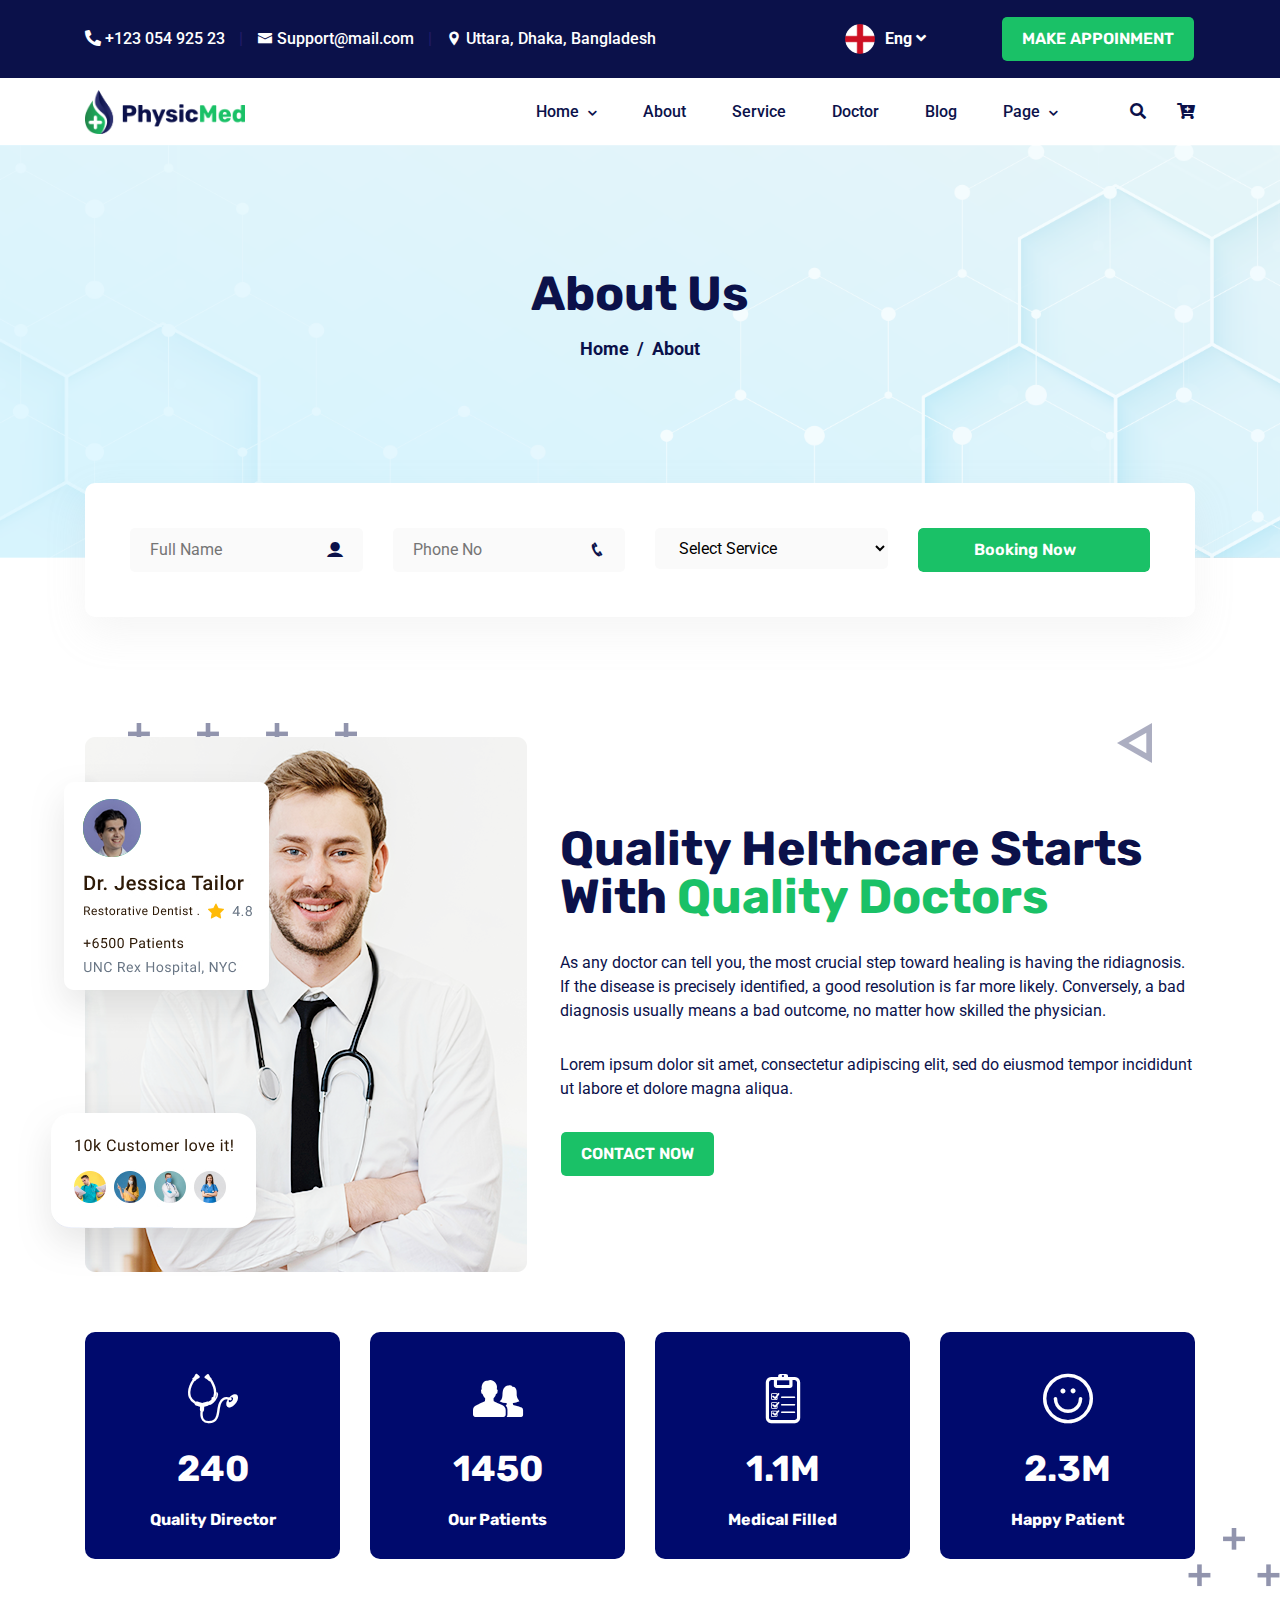
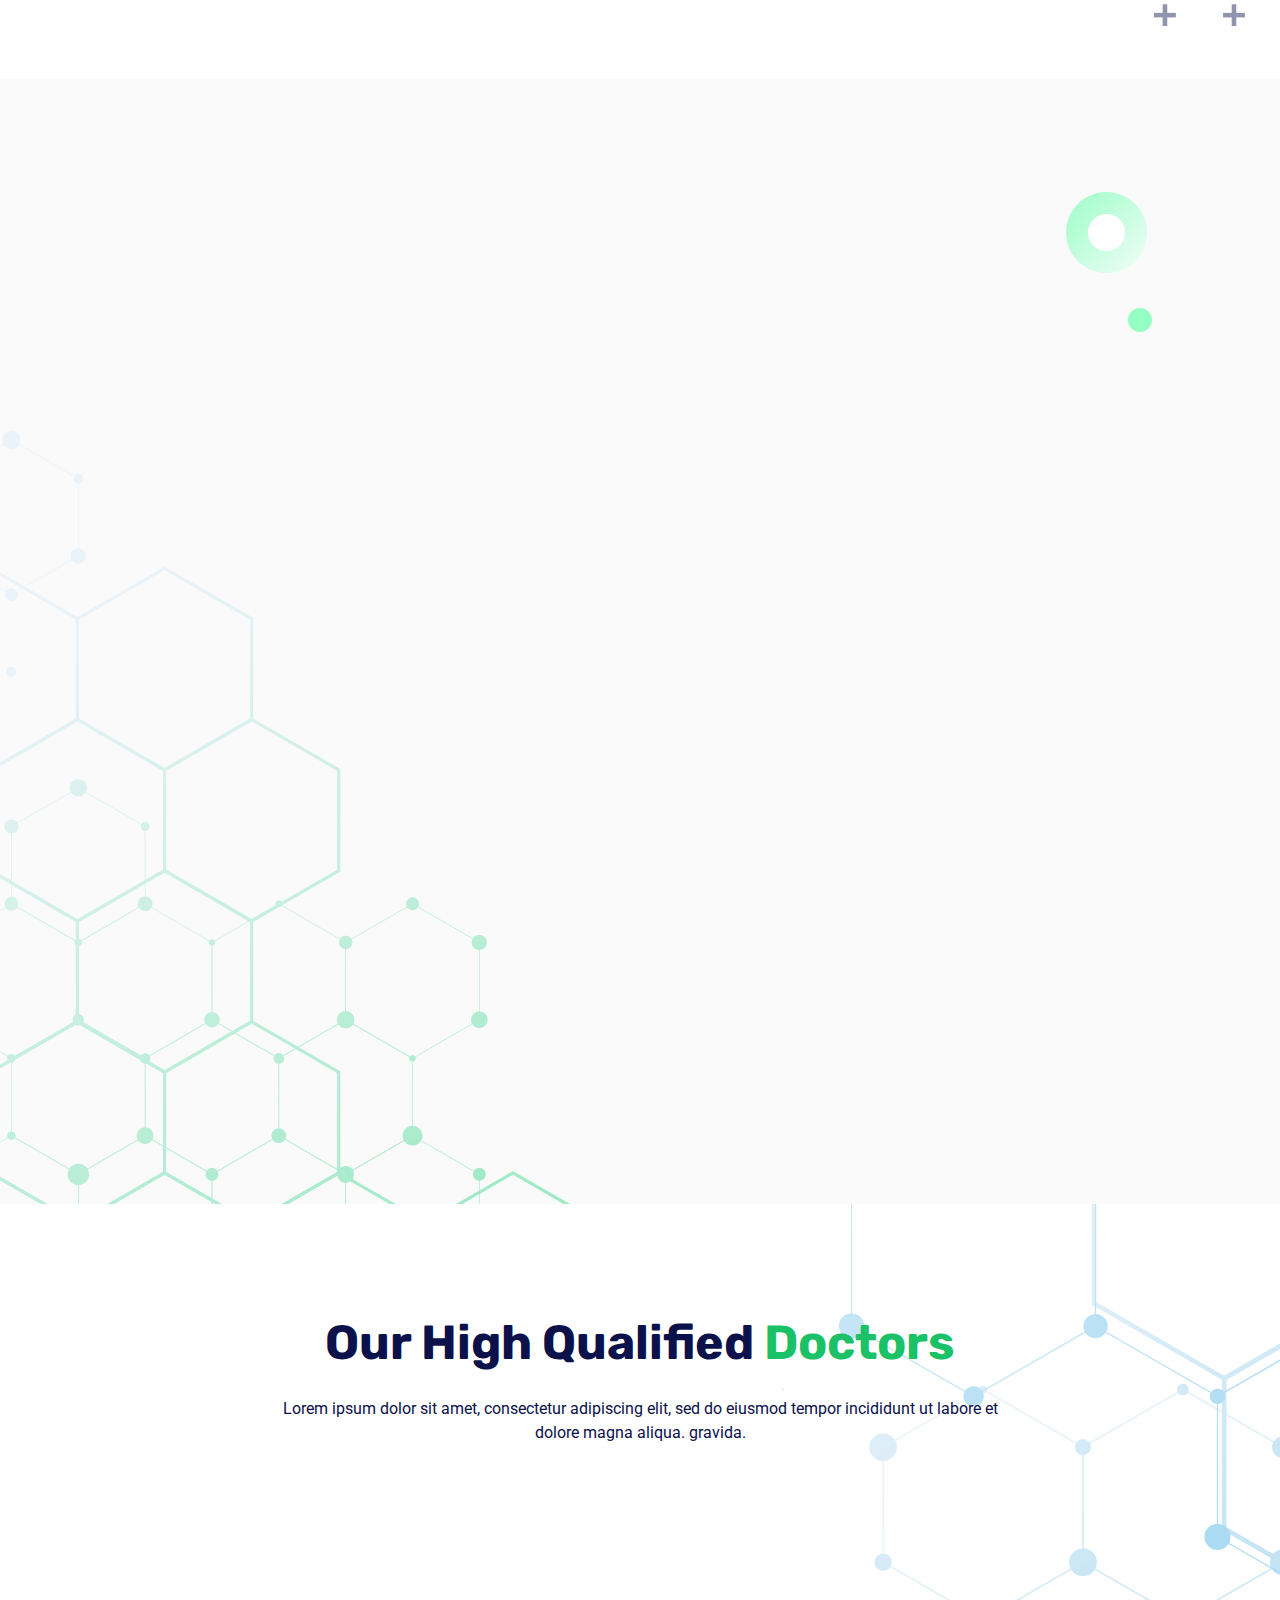
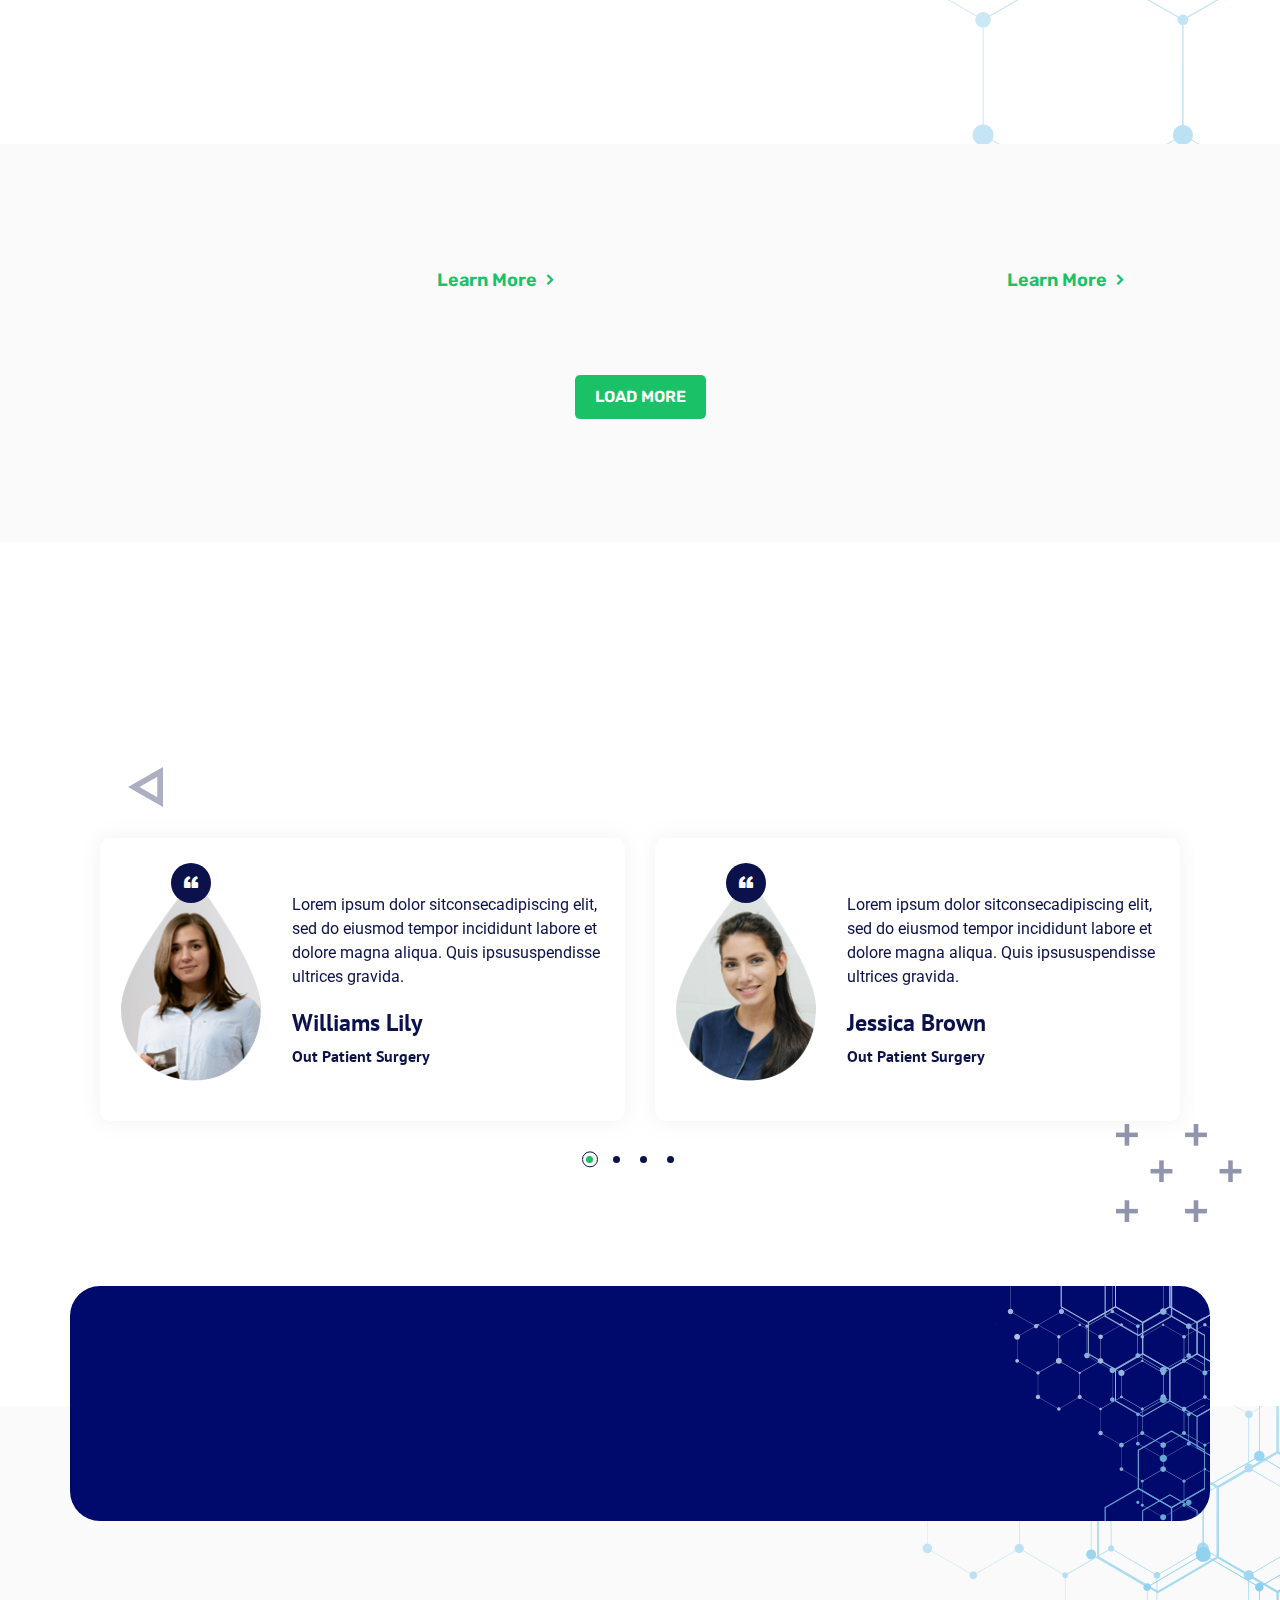
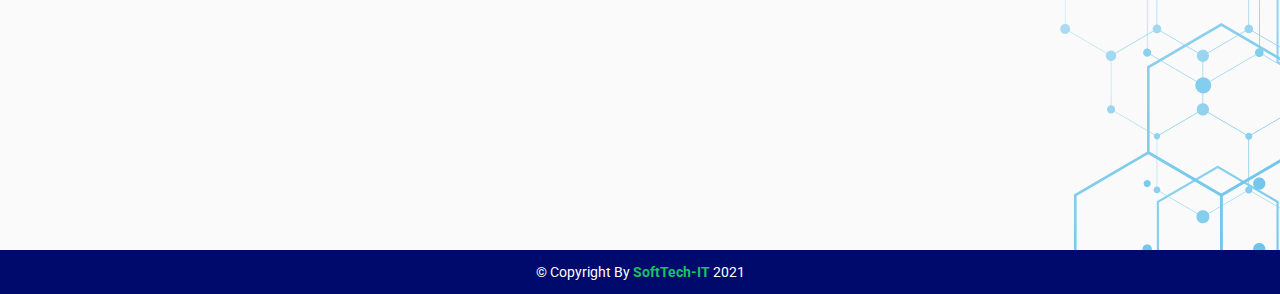
<file: about.html>
<!DOCTYPE html>
<html lang="en">

<head>
    <!-- Required Meta Tags -->
    <meta charset="UTF-8">
    <meta name="viewport" content="width=device-width, initial-scale=1.0">
    <meta http-equiv="X-UA-Compatible" content="ie=edge">

    <!-- Page Title -->
    <title>About Page - Medical & healthcare HTML5 Template</title>

    <!-- Favicon Icon -->
    <link rel="shortcut icon" href="favicon.png">

    <!-- CSS Files -->
    <link rel="stylesheet" href="assets/css/animate.css">
    <link rel="stylesheet" href="assets/css/bootstrap.min.css">
    <link rel="stylesheet" href="assets/css/font-awsome-all.min.css">
    <link rel="stylesheet" href="assets/css/flaticon.css">
    <link rel="stylesheet" href="assets/css/icofont.min.css">
    <link rel="stylesheet" href="assets/css/meanmenu.css">
    <link rel="stylesheet" href="assets/css/magnific-popup.css">
    <link rel="stylesheet" href="assets/css/slick.css">
    <link rel="stylesheet" href="assets/css/style.css">
</head>

<body>
    <!-- Preloader Starts -->
    <div class="preloader" id="preloader">
        <div class="preloader-inner">
            <div class="spinner">
                <div class="bounce1"></div>
                <div class="bounce2"></div>
                <div class="bounce3"></div>
            </div>
        </div>
    </div>

    <!-- header -->
    <header>
        <div class="header-area">
            <!-- info bar -->
            <div class="info-bar">
                <div class="container">
                    <div class="row align-items-center">
                        <div class="col-lg-8">
                            <div class="contact-box">
                                <span><i class="fas fa-phone-alt"></i> +123 054 925 23</span>
                                <span class="separator">|</span>
                                <span><i class="icofont-envelope"></i> Support@mail.com</span>
                                <span class="separator">|</span>
                                <span><i class="icofont-location-pin"></i> Uttara, Dhaka, Bangladesh</span>
                            </div>
                        </div>
                        <div class="col-lg-4">
                            <div class="lan_wrapper">
                                <div class="lang-switcher">
                                    <span class="flag"><img src="assets/images/eng.png" alt=""></span>
                                    <a href="#" class="lang">Eng<span> <i class="fas fa-angle-down"></i></span></a>
                                    <ul class="lang-list">
                                        <li><span class="flag"><img src="assets/images/eng.png" alt=""></span><a
                                                href="#">Eng</a></li>
                                        <li><span class="flag"><img src="assets/images/bd.png" alt=""></span><a
                                                href="#">Ban</a></li>
                                    </ul>
                                </div>
                                <div class="btn-box d-flex align-items-center">
                                    <a class="btn1" href="#">Make Appoinment</a>
                                </div>
                            </div>
                        </div>
                    </div>
                </div>
            </div>

            <!-- header-top -->
            <div class="header-top">
                <div class="container">
                    <div class="container-wrapper">
                        <div class="row align-items-center">
                            <div class="col-lg-2 col-xl-2 col-md-3 col-4">
                                <div class="logo">
                                    <a href="index.html"> <img src="assets/images/logo.png" alt=""></a>
                                </div>
                            </div>
                            <div class="col-lg-8 col-xl-9 d-none d-lg-block">
                                <nav id="main-menu">
                                    <ul class="main-menu">
                                        <li class="has-submenu"><a href="#">home</a>
                                            <ul class="submenu">
                                                <li><a href="index.html">home 1</a></li>
                                                <li><a href="homepage2.html">home 2</a></li>
                                            </ul>
                                        </li>
                                        <li><a href="about.html">about</a></li>
                                        <li><a href="service.html">service</a></li>
                                        <li><a href="doctor.html">doctor</a></li>
                                        <li><a href="blog.html">blog</a></li>
                                        <li class="has-submenu"><a href="#">page</a>
                                            <ul class="submenu">
                                                <li><a href="appointment.html">appointment</a></li>
                                                <li><a href="doctor-single.html"> doctor single</a></li>
                                                <li><a href="blog-single.html">blog single</a></li>
                                                <li><a href="service-single.html">service single</a></li>
                                                <li><a href="faq.html">faq page</a></li>
                                                <li><a href="404.html">404 page</a></li>
                                            </ul>
                                        </li>
                                    </ul>
                                </nav>
                            </div>
                            <div class="col-lg-1 col-xl-1 col-md-7 col-6">
                                <div class="cart-search">
                                    <a href="#"> <span class="search"><i class="fas fa-search"></i></span></a>
                                    <a href="#"> <span class="cart"><i class="fas fa-cart-plus"></i></span></a>
                                </div>
                            </div>
                        </div>
                        <!-- mobile-menu -->
                        <div class="mobile-menu"></div>
                    </div>
                </div>
            </div>
        </div>
    </header>

    <!-- breadcrumb area -->
    <div class="breadcrumb-area special-pad" style="background-image: url('assets/images/breadcrumb.png');">
        <div class="container">
            <div class="row justify-content-center">
                <nav aria-label="breadcrumb">
                    <h2 class="page-title">About Us</h2>
                    <ol class="breadcrumb text-center">
                        <li class="breadcrumb-item"><a href="index.html">Home</a></li>
                        <li class="breadcrumb-item active" aria-current="page">About</li>
                    </ol>
                </nav>
            </div>
        </div>
    </div>

    <!-- booking-area -->
    <div class="booking-area wow fadeInUp">
        <div class="container">
            <div class="row">
                <div class="col-lg-12">
                    <div class="booking-form padding-bottom-40">
                        <form action="#">
                            <div class="row">
                                <div class="col-lg-3">
                                    <div class="input-wrapper">
                                        <input class="form-item2" type="text" placeholder="Full Name">
                                        <span class="icon"><i class="icofont-ui-user"></i></span>
                                    </div>
                                </div>
                                <div class="col-lg-3">
                                    <div class="input-wrapper">
                                        <input class="form-item2" type="tel" placeholder="Phone No">
                                        <span class="icon"><i class="icofont-phone"></i></span>
                                    </div>
                                </div>
                                <div class="col-lg-3">
                                    <select class="form-item2 input-wrapper">
                                        <option value="">select service</option>
                                        <option value="">dental sergary</option>
                                        <option value="">orthopaedic</option>
                                        <option value="">general surgery</option>
                                    </select>
                                </div>
                                <div class="col-lg-3">
                                    <button class="btn1 form-item2" type="submit">booking now</button>
                                </div>
                            </div>

                        </form>
                    </div>
                </div>
            </div>
        </div>
    </div>

    <!-- about area -->
    <div class="about-area m-about-area padding-top-120 padding-bottom-90">
        <div class="about-shapes">
            <img src="assets/images/fea-vec1.png" alt="" class="vec1">
            <img src="assets/images/fea-vec2.png" alt="" class="vec2">
            <img src="assets/images/fea-vec3.png" alt="" class="vec3 item-rotate">
        </div>
        <div class="container">
            <div class="row align-items-center">
                <div class="col-md-12 col-lg-6 col-xl-5 wow fadeInLeft">
                    <div class="about-left">
                        <img src="assets/images/fea-1.png" alt="" class="main-img">
                        <img src="assets/images/fea-2.png" alt="" class="img1 item-bounce">
                    </div>
                </div>
                <div class="col-md-12 col-lg-6 col-xl-7 wow fadeInRight">
                    <div class="about-right">
                        <div class="common-title">
                            <h2>Quality Helthcare Starts
                                With <span>Quality Doctors</span></h2>
                            <p>As any doctor can tell you, the most crucial step toward healing is having the
                                ridiagnosis. If the disease is precisely identified, a good resolution is far more
                                likely. Conversely, a bad diagnosis usually means a bad outcome, no matter how skilled
                                the physician.</p>
                            <p>Lorem ipsum dolor sit amet, consectetur adipiscing elit, sed do eiusmod tempor
                                incididunt
                                ut labore et dolore magna aliqua. </p>
                            <div class="btn-box">
                                <a href="#" class="btn1">contact now</a>
                            </div>
                        </div>
                    </div>
                </div>
            </div>

            <div class="row about-counter margin-top-60">
                <div class="col-lg-3 col-md-6 col-sm-6 col-12">
                    <div class="single-counter">
                        <div class="icon-box">
                            <span><i class="icofont-stethoscope-alt"></i></span>
                        </div>
                        <div class="cont-box">
                            <h3 class="counter">240</h3>
                            <h6>Quality director</h6>
                        </div>
                    </div>
                </div>
                <div class="col-lg-3 col-md-6 col-sm-6 col-12">
                    <div class="single-counter">
                        <div class="icon-box">
                            <span><i class="icofont-users-alt-4"></i></span>
                        </div>
                        <div class="cont-box">
                            <h3 class="counter">1450</h3>
                            <h6>our Patients</h6>
                        </div>
                    </div>
                </div>
                <div class="col-lg-3 col-md-6 col-sm-6 col-12">
                    <div class="single-counter">
                        <div class="icon-box">
                            <span><i class="icofont-prescription"></i></span>
                        </div>
                        <div class="cont-box">
                            <h3 class="counter med-fil">1.1</h3>
                            <h6>medical filled</h6>
                        </div>
                    </div>
                </div>
                <div class="col-lg-3 col-md-6 col-sm-6 col-12">
                    <div class="single-counter">
                        <div class="icon-box">
                            <span><i class="icofont-simple-smile"></i></span>
                        </div>
                        <div class="cont-box">
                            <h3 class="counter med-fil">2.3</h3>
                            <h6>happy patient</h6>
                        </div>
                    </div>
                </div>
            </div>
        </div>
    </div>

    <!-- service area -->
    <div class="service-area padding-top-115 padding-bottom-90">
        <div class="service-shapes">
            <img src="assets/images/ser-vec1.png" alt="" class="vec1 item-animateTwo">
            <img src="assets/images/ser-vec2.png" alt="" class="vec2">
        </div>
        <div class="container">
            <div class="row justify-content-center">
                <div class="col-lg-8">
                    <div class="common-title text-center wow fadeInUp">
                        <h2>Special Service For <span>Patients</span></h2>
                        <p>Lorem ipsum dolor sit amet, consectetur adipiscing elit, sed do eiusmod tempor incididunt ut
                            labore et dolore magna aliqua. gravida.</p>
                    </div>
                </div>
            </div>
            <div class="row">
                <div class="col-sm-6 col-md-6 col-lg-4 col-xl-3 wow fadeInUp" data-wow-delay='.2s'>
                    <div class="single-service">
                        <div class="icon-box">
                            <span><i class="icofont-tooth"></i></span>
                        </div>
                        <div class="cont-box">
                            <h4><a href="service-single.html">dental sugery</a></h4>
                            <p>Forth unto night their foubehold night theiearth .</p>
                            <a href="service-single.html" class="link">learn more <span><i
                                        class="icofont-simple-right"></i></span></a>
                        </div>
                    </div>
                </div>
                <div class="col-sm-6 col-md-6 col-lg-4 col-xl-3 wow fadeInUp" data-wow-delay='.2s'>
                    <div class="single-service">
                        <div class="icon-box">
                            <span><i class="icofont-bone"></i></span>
                        </div>
                        <div class="cont-box">
                            <h4><a href="service-single.html">orthopaedic</a></h4>
                            <p>Forth unto night their foubehold night theiearth .</p>
                            <a href="service-single.html" class="link">learn more <span><i
                                        class="icofont-simple-right"></i></span></a>
                        </div>
                    </div>
                </div>
                <div class="col-sm-6 col-md-6 col-lg-4 col-xl-3 wow fadeInUp" data-wow-delay='.4s'>
                    <div class="single-service active">
                        <div class="icon-box">
                            <span><i class="icofont-surgeon-alt"></i></span>
                        </div>
                        <div class="cont-box">
                            <h4><a href="service-single.html">general surgery</a></h4>
                            <p>Forth unto night their foubehold night theiearth .</p>
                            <a href="service-single.html" class="link">learn more <span><i
                                        class="icofont-simple-right"></i></span></a>
                        </div>
                    </div>
                </div>
                <div class="col-sm-6 col-md-6 col-lg-4 col-xl-3 wow fadeInUp" data-wow-delay='.6s'>
                    <div class="single-service">
                        <div class="icon-box">
                            <span><i class="icofont-brain"></i></span>
                        </div>
                        <div class="cont-box">
                            <h4><a href="service-single.html">neurology</a></h4>
                            <p>Forth unto night their foubehold night theiearth .</p>
                            <a href="service-single.html" class="link">learn more <span><i
                                        class="icofont-simple-right"></i></span></a>
                        </div>
                    </div>
                </div>
                <div class="col-sm-6 col-md-6 col-lg-4 col-xl-3 wow fadeInUp" data-wow-delay='.2s'>
                    <div class="single-service">
                        <div class="icon-box">
                            <span><i class="icofont-pills"></i></span>
                        </div>
                        <div class="cont-box">
                            <h4><a href="service-single.html">dermatology</a></h4>
                            <p>Forth unto night their foubehold night theiearth .</p>
                            <a href="service-single.html" class="link">learn more <span><i
                                        class="icofont-simple-right"></i></span></a>
                        </div>
                    </div>
                </div>
                <div class="col-sm-6 col-md-6 col-lg-4 col-xl-3 wow fadeInUp" data-wow-delay='.4s'>
                    <div class="single-service">
                        <div class="icon-box">
                            <span><i class="icofont-laboratory"></i></span>
                        </div>
                        <div class="cont-box">
                            <h4><a href="service-single.html">labrotory testing</a></h4>
                            <p>Forth unto night their foubehold night theiearth .</p>
                            <a href="service-single.html" class="link">learn more <span><i
                                        class="icofont-simple-right"></i></span></a>
                        </div>
                    </div>
                </div>
                <div class="col-sm-6 col-md-6 col-lg-4 col-xl-3 wow fadeInUp" data-wow-delay='.6s'>
                    <div class="single-service">
                        <div class="icon-box">
                            <span><i class="icofont-heart-beat-alt"></i></span>
                        </div>
                        <div class="cont-box">
                            <h4><a href="service-single.html">women healthcare</a></h4>
                            <p>Forth unto night their foubehold night theiearth .</p>
                            <a href="service-single.html" class="link">learn more <span><i
                                        class="icofont-simple-right"></i></span></a>
                        </div>
                    </div>
                </div>
                <div class="col-sm-6 col-md-6 col-lg-4 col-xl-3 wow fadeInUp" data-wow-delay='.8s'>
                    <div class="single-service">
                        <div class="icon-box">
                            <span><i class="icofont-operation-theater"></i></span>
                        </div>
                        <div class="cont-box">
                            <h4><a href="service-single.html">CT scan service</a></h4>
                            <p>Forth unto night their foubehold night theiearth .</p>
                            <a href="service-single.html" class="link">learn more <span><i
                                        class="icofont-simple-right"></i></span></a>
                        </div>
                    </div>
                </div>
            </div>
        </div>
    </div>

    <!-- team area -->
    <div class="team-area padding-top-115 padding-bottom-115">
        <div class="team-shapes">
            <img src="assets/images/team-vec1.png" alt="" class="vec1">
        </div>
        <div class="container">
            <div class="row justify-content-center">
                <div class="col-lg-8">
                    <div class="common-title text-center fadeInUp">
                        <h2>Our High Qualified <span>Doctors</span></h2>
                        <p>Lorem ipsum dolor sit amet, consectetur adipiscing elit, sed do eiusmod tempor incididunt ut
                            labore et dolore magna aliqua. gravida.</p>
                    </div>
                </div>
            </div>
            <div class="row justify-content-center">
                <div class="col-sm-6 col-md-6 col-lg-3 col-xl-3 wow fadeInUp" data-wow-delay='.2s'>
                    <div class="single-team">
                        <div class="img-box">
                            <img src="assets/images/team1.png" alt="">
                        </div>
                        <div class="cont-box">
                            <div class="social-links">
                                <a href="#"><span><i class="icofont-twitter"></i></span></a>
                                <a href="#"><span><i class="icofont-facebook"></i></span></a>
                                <a href="#"><span><i class="icofont-instagram"></i></span></a>
                            </div>
                            <h4><a href="doctor-single.html">Dr. Brain Adam</a></h4>
                            <span class="desig">Restorative Dentist</span>
                            <a href="doctor-single.html" class="link">learn more <span><i
                                        class="icofont-simple-right"></i></span></a>
                        </div>
                    </div>
                </div>
                <div class="col-sm-6 col-md-6 col-lg-3 col-xl-3 wow fadeInUp" data-wow-delay='.4s'>
                    <div class="single-team active">
                        <div class="img-box">
                            <img src="assets/images/team2.png" alt="">
                        </div>
                        <div class="cont-box">
                            <div class="social-links">
                                <a href="#"><span><i class="icofont-twitter"></i></span></a>
                                <a href="#"><span><i class="icofont-facebook"></i></span></a>
                                <a href="#"><span><i class="icofont-instagram"></i></span></a>
                            </div>
                            <h4><a href="doctor-single.html">Dr. jessica brown</a></h4>
                            <span class="desig">Restorative Dentist</span>
                            <a href="doctor-single.html" class="link">learn more <span><i
                                        class="icofont-simple-right"></i></span></a>
                        </div>
                    </div>
                </div>
                <div class="col-sm-6 col-md-6 col-lg-3 col-xl-3 wow fadeInUp" data-wow-delay='.6s'>
                    <div class="single-team">
                        <div class="img-box">
                            <img src="assets/images/team3.png" alt="">
                        </div>
                        <div class="cont-box">
                            <div class="social-links">
                                <a href="#"><span><i class="icofont-twitter"></i></span></a>
                                <a href="#"><span><i class="icofont-facebook"></i></span></a>
                                <a href="#"><span><i class="icofont-instagram"></i></span></a>
                            </div>
                            <h4><a href="doctor-single.html">Dr. labrien brown</a></h4>
                            <span class="desig">Restorative Dentist</span>
                            <a href="doctor-single.html" class="link">learn more <span><i
                                        class="icofont-simple-right"></i></span></a>
                        </div>
                    </div>
                </div>
                <div class="col-sm-6 col-md-6 col-lg-3 col-xl-3 wow fadeInUp" data-wow-delay='.6s'>
                    <div class="single-team active">
                        <div class="img-box">
                            <img src="assets/images/team4.png" alt="">
                        </div>
                        <div class="cont-box">
                            <div class="social-links">
                                <a href="#"><span><i class="icofont-twitter"></i></span></a>
                                <a href="#"><span><i class="icofont-facebook"></i></span></a>
                                <a href="#"><span><i class="icofont-instagram"></i></span></a>
                            </div>
                            <h4><a href="doctor-single.html">Dr. Noreain waltar</a></h4>
                            <span class="desig">Restorative Dentist</span>
                            <a href="doctor-single.html" class="link">learn more <span><i
                                        class="icofont-simple-right"></i></span></a>
                        </div>
                    </div>
                </div>
            </div>
            <div class="btn-box text-center margin-top-30">
                <a href="doctor.html" class="btn1">load more</a>
            </div>
        </div>
    </div>

    <!-- testimonial area -->
    <div class="testimonial-area ab-testi-area padding-top-115">
        <div class="testi-shapes">
            <img src="assets/images/fea-vec2.png" alt="" class="vec1 item-bounce">
            <img src="assets/images/fea-vec3.png" alt="" class="vec2 item-rotate">
        </div>
        <div class="container">
            <div class="row justify-content-center">
                <div class="col-lg-8">
                    <div class="common-title text-center wow fadeInUp">
                        <h2>What Our Patients Are <span>Saying</span></h2>
                        <p>Lorem ipsum dolor sit amet, consectetur adipiscing elit, sed do eiusmod tempor incididunt ut
                            labore et dolore magna aliqua. gravida.</p>
                    </div>
                </div>
            </div>
            <div class="testimonial-slider-active">
                <div class="col-6">
                    <div class="single-testi">
                        <div class="row align-items-center">
                            <div class="col-4">
                                <div class="img-box">
                                    <span class="quote"><i class="icofont-quote-left"></i></span>
                                    <img src="assets/images/test-img1.png" alt="">
                                </div>
                            </div>
                            <div class="col-8">
                                <div class="cont-box">
                                    <p> Lorem ipsum dolor sitconsecadipiscing elit, sed do eiusmod tempor incididunt
                                        labore et dolore magna aliqua. Quis ipsususpendisse ultrices gravida. </p>
                                    <h4>Williams Lily</h4>
                                    <h6>Out Patient Surgery</h6>
                                </div>
                            </div>
                        </div>
                    </div>
                </div>
                <div class="col-6">
                    <div class="single-testi">
                        <div class="row align-items-center">
                            <div class="col-4">
                                <div class="img-box">
                                    <span class="quote"><i class="icofont-quote-left"></i></span>
                                    <img src="assets/images/test-img2.png" alt="">
                                </div>
                            </div>
                            <div class="col-8">
                                <div class="cont-box">
                                    <p> Lorem ipsum dolor sitconsecadipiscing elit, sed do eiusmod tempor incididunt
                                        labore et dolore magna aliqua. Quis ipsususpendisse ultrices gravida. </p>
                                    <h4>jessica brown</h4>
                                    <h6>Out Patient Surgery</h6>
                                </div>
                            </div>
                        </div>
                    </div>
                </div>
                <div class="col-6">
                    <div class="single-testi">
                        <div class="row align-items-center">
                            <div class="col-4">
                                <div class="img-box">
                                    <span class="quote"><i class="icofont-quote-left"></i></span>
                                    <img src="assets/images/test-img1.png" alt="">
                                </div>
                            </div>
                            <div class="col-8">
                                <div class="cont-box">
                                    <p> Lorem ipsum dolor sitconsecadipiscing elit, sed do eiusmod tempor incididunt
                                        labore et dolore magna aliqua. Quis ipsususpendisse ultrices gravida. </p>
                                    <h4>Williams Lily</h4>
                                    <h6>Out Patient Surgery</h6>
                                </div>
                            </div>
                        </div>
                    </div>
                </div>
                <div class="col-6">
                    <div class="single-testi">
                        <div class="row align-items-center">
                            <div class="col-4">
                                <div class="img-box">
                                    <span class="quote"><i class="icofont-quote-left"></i></span>
                                    <img src="assets/images/test-img2.png" alt="">
                                </div>
                            </div>
                            <div class="col-8">
                                <div class="cont-box">
                                    <p> Lorem ipsum dolor sitconsecadipiscing elit, sed do eiusmod tempor incididunt
                                        labore et dolore magna aliqua. Quis ipsususpendisse ultrices gravida. </p>
                                    <h4>jessica brown</h4>
                                    <h6>Out Patient Surgery</h6>
                                </div>
                            </div>
                        </div>
                    </div>
                </div>
            </div>
        </div>
    </div>

    <!-- subs area -->
    <div class="subs-area">
        <div class="container">
            <div class="row subs-wrapper">
                <div class="subs-shape">
                    <img src="assets/images/subs-vec.png" alt="" class="vec1">
                </div>
                <div class="col-lg-12">
                    <div class="row align-items-center">
                        <div class="col-lg-5 col-xl-6 col-12 wow fadeInLeft">
                            <div class="subs-content">
                                <h2>subscribe to our newsletter</h2>
                            </div>
                        </div>
                        <div class="col-lg-7 col-xl-6 col-12 wow fadeInRight">
                            <div class="subs-form">
                                <form action="#">
                                    <input type="email" placeholder="Enter your email address">
                                    <button type="submit">subscribe</button>
                                </form>
                            </div>
                        </div>
                    </div>
                </div>
            </div>
        </div>
    </div>

    <!-- footer area -->
    <footer>
        <div class="footer-area">
            <div class="foo_top padding-bottom-65">
                <div class="foo_top_shapes">
                    <img src="assets/images/foo-vec.png" alt="" class="vec1">
                </div>
                <div class="container">
                    <div class="row">
                        <div class="col-lg-3 col-md-6 col-sm-6 col-12 wow fadeInUp" data-wow-delay=".2s">
                            <div class="foo-widget">
                                <div class="logo">
                                    <a href="index.html"> <img src="assets/images/logo.png" alt=""></a>
                                </div>
                                <p>Outsource your HR functions to industry-specialized experts.</p>
                                <div class="social-links">
                                    <a href="#"><span class="active"><i class="icofont-facebook"></i></span></a>

                                    <a href="#"><span><i class="icofont-twitter"></i></span></a>

                                    <a href="#"><span><i class="icofont-instagram"></i></span></a>

                                    <a href="#"><span><i class="icofont-pinterest"></i></span></a>
                                </div>
                            </div>
                        </div>
                        <div class="col-lg-3 col-md-6 col-sm-6 col-12 wow fadeInUp" data-wow-delay=".4s">
                            <div class="foo-widget">
                                <h4>usefull links</h4>
                                <ul>
                                    <li><a href="index.html">home</a> </li>
                                    <li><a href="about.html">about us</a> </li>
                                    <li><a href="service.html">service</a> </li>
                                    <li><a href="faq.html">FAQs</a></li>
                                    <li><a href="#">contact</a> </li>
                                </ul>
                            </div>
                        </div>
                        <div class="col-lg-3 col-md-6 col-sm-6 col-12 wow fadeInUp" data-wow-delay=".6s">
                            <div class="foo-widget">
                                <h4>our service</h4>
                                <ul>
                                    <li><a href="service-single.html">dental surgery</a> </li>
                                    <li><a href="service-single.html">orthopaedic</a> </li>
                                    <li><a href="service-single.html">general surgery</a> </li>
                                    <li><a href="service-single.html">neurology</a></li>
                                    <li><a href="service-single.html">women healthcare</a> </li>
                                </ul>
                            </div>
                        </div>
                        <div class="col-lg-3 col-md-6 col-sm-6 col-12 wow fadeInUp" data-wow-delay=".8s">
                            <div class="foo-widget">
                                <h4>get in touch</h4>
                                <ul>
                                    <li>
                                        <span><i class="icofont-phone"></i></span> +1 561-318-5142
                                    </li>
                                    <li>
                                        <span><i class="icofont-email"></i></span> support@gmail.com
                                    </li>
                                    <li>
                                        <span><i class="icofont-ui-home"></i></span>
                                        Uttara,Dhaka-1230
                                        Bangladesh
                                    </li>
                                </ul>
                            </div>
                        </div>
                    </div>
                </div>
            </div>
            <div class="foo_btm">
                <div class="container">
                    <div class="row align-items-center">
                        <div class="col-12">
                            <div class="copyright-text">
                                <span> &copy; copyright by <a href="#"><b>SoftTech-IT</b></a> 2021</span>
                            </div>
                        </div>
                    </div>
                </div>
            </div>
        </div>
    </footer>


    <!-- scroll to up -->
    <div class="scrollup"><i class="fas fa-angle-double-up"></i></div>

    <!-- Javascript Files -->
    <script src="assets/js/vendor/jquery-2.2.4.min.js"></script>
    <script src="assets/js/vendor/bootstrap.min.js"></script>
    <script src="assets/js/vendor/slick.min.js"></script>
    <script src="assets/js/vendor/counterup.min.js"></script>
    <script src="assets/js/vendor/jquery.meanmenu.min.js"></script>
    <script src="assets/js/vendor/isotope.pkgd.min.js"></script>
    <script src="assets/js/vendor/jquery.magnific-popup.min.js"></script>
    <script src="assets/js/vendor/waypoints.min.js"></script>
    <script src="assets/js/vendor/easing.min.js"></script>
    <script src="assets/js/vendor/wow.min.js"></script>
    <script src="assets/js/main.js"></script>
</body>

</html>
</file>
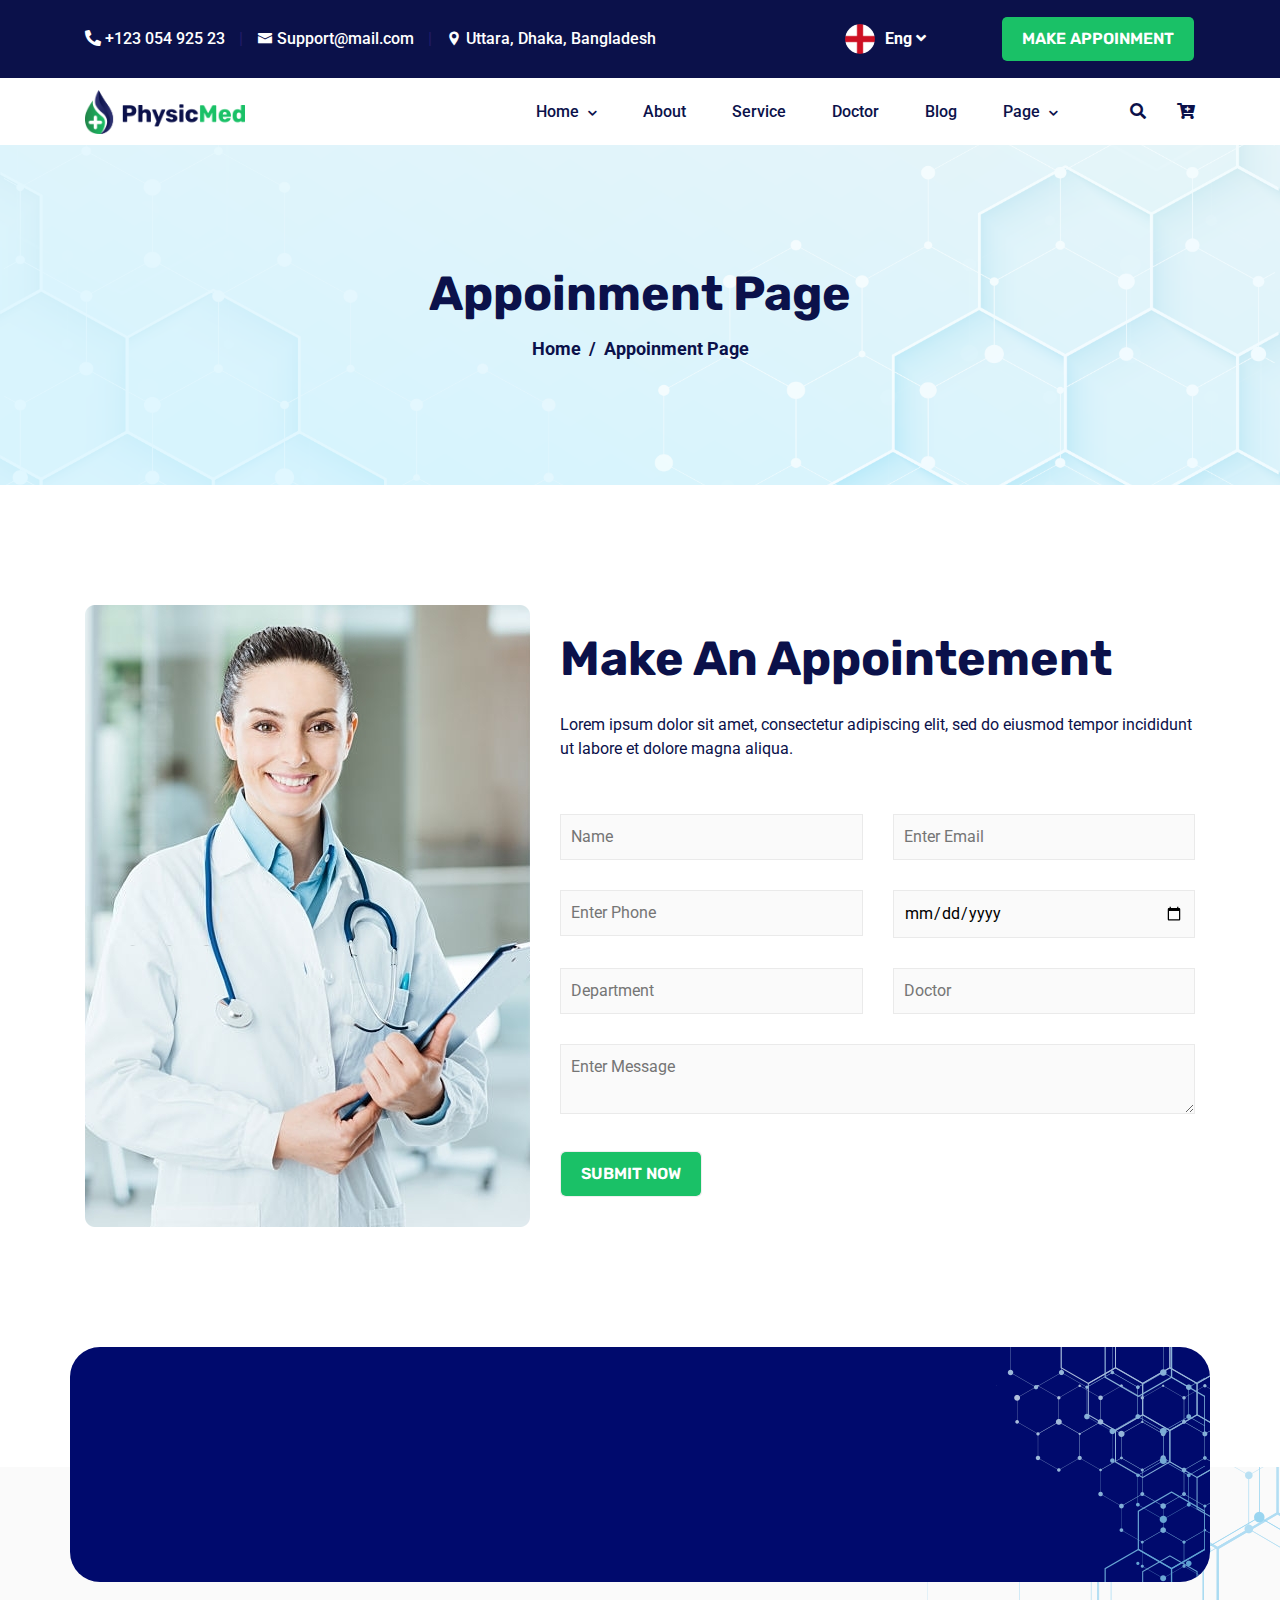
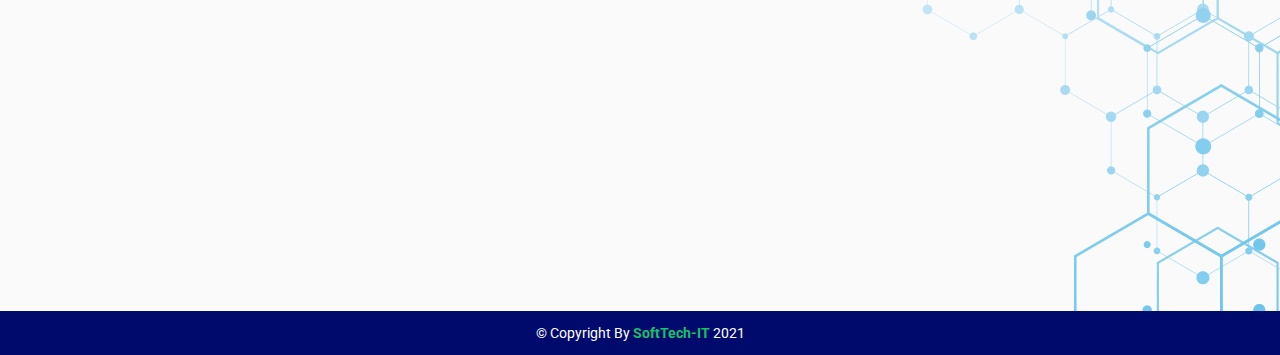
<file: appointment.html>
<!DOCTYPE html>
<html lang="en">

<head>
    <!-- Required Meta Tags -->
    <meta charset="UTF-8">
    <meta name="viewport" content="width=device-width, initial-scale=1.0">
    <meta http-equiv="X-UA-Compatible" content="ie=edge">

    <!-- Page Title -->
    <title>Appoinment Page - Medical & healthcare HTML5 Template</title>

    <!-- Favicon Icon -->
    <link rel="shortcut icon" href="favicon.png">

    <!-- CSS Files -->
    <link rel="stylesheet" href="assets/css/animate.css">
    <link rel="stylesheet" href="assets/css/bootstrap.min.css">
    <link rel="stylesheet" href="assets/css/font-awsome-all.min.css">
    <link rel="stylesheet" href="assets/css/flaticon.css">
    <link rel="stylesheet" href="assets/css/icofont.min.css">
    <link rel="stylesheet" href="assets/css/magnific-popup.css">
    <link rel="stylesheet" href="assets/css/meanmenu.css">
    <link rel="stylesheet" href="assets/css/slick.css">
    <link rel="stylesheet" href="assets/css/style.css">
</head>

<body>
    <!-- Preloader Starts -->
    <div class="preloader" id="preloader">
        <div class="preloader-inner">
            <div class="spinner">
                <div class="bounce1"></div>
                <div class="bounce2"></div>
                <div class="bounce3"></div>
            </div>
        </div>
    </div>

    <!-- header -->
    <header>
        <div class="header-area">
            <!-- info bar -->
            <div class="info-bar">
                <div class="container">
                    <div class="row align-items-center">
                        <div class="col-lg-8">
                            <div class="contact-box">
                                <span><i class="fas fa-phone-alt"></i> +123 054 925 23</span>
                                <span class="separator">|</span>
                                <span><i class="icofont-envelope"></i> Support@mail.com</span>
                                <span class="separator">|</span>
                                <span><i class="icofont-location-pin"></i> Uttara, Dhaka, Bangladesh</span>
                            </div>
                        </div>
                        <div class="col-lg-4">
                            <div class="lan_wrapper">
                                <div class="lang-switcher">
                                    <span class="flag"><img src="assets/images/eng.png" alt=""></span>
                                    <a href="#" class="lang">Eng<span> <i class="fas fa-angle-down"></i></span></a>
                                    <ul class="lang-list">
                                        <li><span class="flag"><img src="assets/images/eng.png" alt=""></span><a
                                                href="#">Eng</a></li>
                                        <li><span class="flag"><img src="assets/images/bd.png" alt=""></span><a
                                                href="#">Ban</a></li>
                                    </ul>
                                </div>
                                <div class="btn-box d-flex align-items-center">
                                    <a class="btn1" href="#">Make Appoinment</a>
                                </div>
                            </div>
                        </div>
                    </div>
                </div>
            </div>

            <!-- header-top -->
            <div class="header-top">
                <div class="container">
                    <div class="container-wrapper">
                        <div class="row align-items-center">
                            <div class="col-lg-2 col-xl-2 col-md-3 col-4">
                                <div class="logo">
                                    <a href="index.html"> <img src="assets/images/logo.png" alt=""></a>
                                </div>
                            </div>
                            <div class="col-lg-8 col-xl-9 d-none d-lg-block">
                                <nav id="main-menu">
                                    <ul class="main-menu">
                                        <li class="has-submenu"><a href="#">home</a>
                                            <ul class="submenu">
                                                <li><a href="index.html">home 1</a></li>
                                                <li><a href="homepage2.html">home 2</a></li>
                                            </ul>
                                        </li>
                                        <li><a href="about.html">about</a></li>
                                        <li><a href="service.html">service</a></li>
                                        <li><a href="doctor.html">doctor</a></li>
                                        <li><a href="blog.html">blog</a></li>
                                        <li class="has-submenu"><a href="#">page</a>
                                            <ul class="submenu">
                                                <li><a href="appointment.html">appointment</a></li>
                                                <li><a href="doctor-single.html"> doctor single</a></li>
                                                <li><a href="blog-single.html">blog single</a></li>
                                                <li><a href="service-single.html">service single</a></li>
                                                <li><a href="faq.html">faq page</a></li>
                                                <li><a href="404.html">404 page</a></li>
                                            </ul>
                                        </li>
                                    </ul>
                                </nav>
                            </div>
                            <div class="col-lg-1 col-xl-1 col-md-7 col-6">
                                <div class="cart-search">
                                    <a href="#"> <span class="search"><i class="fas fa-search"></i></span></a>
                                    <a href="#"> <span class="cart"><i class="fas fa-cart-plus"></i></span></a>
                                </div>
                            </div>
                        </div>
                        <!-- mobile-menu -->
                        <div class="mobile-menu"></div>
                    </div>
                </div>
            </div>
        </div>
    </header>

    <!-- breadcrumb area -->
    <div class="breadcrumb-area" style="background-image: url('assets/images/breadcrumb.png');">
        <div class="container">
            <div class="row justify-content-center">
                <nav aria-label="breadcrumb">
                    <h2 class="page-title">Appoinment Page</h2>
                    <ol class="breadcrumb text-center">
                        <li class="breadcrumb-item"><a href="index.html">Home</a></li>
                        <li class="breadcrumb-item active" aria-current="page">Appoinment Page</li>
                    </ol>
                </nav>
            </div>
        </div>
    </div>

    <!-- ht-appnt area -->
    <div class="ht-appnt-area padding-top-120 padding-bottom-100">
        <div class="container">
            <div class="row align-items-center">
                <div class="col-lg-5 wow fadeInLeft">
                    <div class="appnt-left">
                        <img src="assets/images/appnt-img2.png" alt="">
                    </div>
                </div>
                <div class="col-lg-7 wow fadeInRight">
                    <div class="appnt-right">
                        <div class="common-title2">
                            <h2>make an appointement</h2>
                            <p>Lorem ipsum dolor sit amet, consectetur adipiscing elit, sed do eiusmod tempor incididunt
                                ut labore et dolore magna aliqua.</p>
                        </div>
                        <form action="#">
                            <div class="row form-wrapper">
                                <div class="col-lg-6">
                                    <input type="text" placeholder="Name" class="input-box">
                                </div>
                                <div class="col-lg-6">
                                    <input type="email" placeholder="Enter Email" class="input-box">
                                </div>
                                <div class="col-lg-6">
                                    <input type="Phone" placeholder="Enter Phone" class="input-box">
                                </div>
                                <div class="col-lg-6">
                                    <input type="date" placeholder="Appointment Date" class="input-box">
                                </div>
                                <div class="col-lg-6">
                                    <input type="text" placeholder="Department" class="input-box">
                                </div>
                                <div class="col-lg-6">
                                    <input type="text" placeholder="Doctor" class="input-box">
                                </div>
                                <div class="col-lg-12">
                                    <textarea placeholder="Enter Message" class="input-box input-box2"></textarea>
                                </div>
                                <div class="col-12">
                                    <button class="btn1">submit now</button>
                                </div>
                            </div>
                        </form>

                    </div>
                </div>
            </div>
        </div>
    </div>

    <!-- subs area -->
    <div class="subs-area">
        <div class="container">
            <div class="row subs-wrapper">
                <div class="subs-shape">
                    <img src="assets/images/subs-vec.png" alt="" class="vec1">
                </div>
                <div class="col-lg-12">
                    <div class="row align-items-center">
                        <div class="col-lg-5 col-xl-6 col-12 wow fadeInLeft">
                            <div class="subs-content">
                                <h2>subscribe to our newsletter</h2>
                            </div>
                        </div>
                        <div class="col-lg-7 col-xl-6 col-12 wow fadeInRight">
                            <div class="subs-form">
                                <form action="#">
                                    <input type="email" placeholder="Enter your email address">
                                    <button type="submit">subscribe</button>
                                </form>
                            </div>
                        </div>
                    </div>
                </div>
            </div>
        </div>
    </div>

    <!-- footer area -->
    <footer>
        <div class="footer-area">
            <div class="foo_top padding-bottom-65">
                <div class="foo_top_shapes">
                    <img src="assets/images/foo-vec.png" alt="" class="vec1">
                </div>
                <div class="container">
                    <div class="row">
                        <div class="col-lg-3 col-md-6 col-sm-6 col-12 wow fadeInUp" data-wow-delay=".2s">
                            <div class="foo-widget">
                                <div class="logo">
                                    <a href="index.html"> <img src="assets/images/logo.png" alt=""></a>
                                </div>
                                <p>Outsource your HR functions to industry-specialized experts.</p>
                                <div class="social-links">
                                    <a href="#"><span class="active"><i class="icofont-facebook"></i></span></a>

                                    <a href="#"><span><i class="icofont-twitter"></i></span></a>

                                    <a href="#"><span><i class="icofont-instagram"></i></span></a>

                                    <a href="#"><span><i class="icofont-pinterest"></i></span></a>
                                </div>
                            </div>
                        </div>
                        <div class="col-lg-3 col-md-6 col-sm-6 col-12 wow fadeInUp" data-wow-delay=".4s">
                            <div class="foo-widget">
                                <h4>usefull links</h4>
                                <ul>
                                    <li><a href="index.html">home</a> </li>
                                    <li><a href="about.html">about us</a> </li>
                                    <li><a href="service.html">service</a> </li>
                                    <li><a href="faq.html">FAQs</a></li>
                                    <li><a href="#">contact</a> </li>
                                </ul>
                            </div>
                        </div>
                        <div class="col-lg-3 col-md-6 col-sm-6 col-12 wow fadeInUp" data-wow-delay=".6s">
                            <div class="foo-widget">
                                <h4>our service</h4>
                                <ul>
                                    <li><a href="service-single.html">dental surgery</a> </li>
                                    <li><a href="service-single.html">orthopaedic</a> </li>
                                    <li><a href="service-single.html">general surgery</a> </li>
                                    <li><a href="service-single.html">neurology</a></li>
                                    <li><a href="service-single.html">women healthcare</a> </li>
                                </ul>
                            </div>
                        </div>
                        <div class="col-lg-3 col-md-6 col-sm-6 col-12 wow fadeInUp" data-wow-delay=".8s">
                            <div class="foo-widget">
                                <h4>get in touch</h4>
                                <ul>
                                    <li>
                                        <span><i class="icofont-phone"></i></span> +1 561-318-5142
                                    </li>
                                    <li>
                                        <span><i class="icofont-email"></i></span> support@gmail.com
                                    </li>
                                    <li>
                                        <span><i class="icofont-ui-home"></i></span>
                                        Uttara,Dhaka-1230
                                        Bangladesh
                                    </li>
                                </ul>
                            </div>
                        </div>
                    </div>
                </div>
            </div>
            <div class="foo_btm">
                <div class="container">
                    <div class="row align-items-center">
                        <div class="col-12">
                            <div class="copyright-text">
                                <span> &copy; copyright by <a href="#"><b>SoftTech-IT</b></a> 2021</span>
                            </div>
                        </div>
                    </div>
                </div>
            </div>
        </div>
    </footer>


    <!-- scroll to up -->
    <div class="scrollup"><i class="fas fa-angle-double-up"></i></div>

    <!-- Javascript Files -->
    <script src="assets/js/vendor/jquery-2.2.4.min.js"></script>
    <script src="assets/js/vendor/bootstrap.min.js"></script>
    <script src="assets/js/vendor/slick.min.js"></script>
    <script src="assets/js/vendor/counterup.min.js"></script>
    <script src="assets/js/vendor/jquery.meanmenu.min.js"></script>
    <script src="assets/js/vendor/isotope.pkgd.min.js"></script>
    <script src="assets/js/vendor/waypoints.min.js"></script>
    <script src="assets/js/vendor/jquery.magnific-popup.min.js"></script>
    <script src="assets/js/vendor/easing.min.js"></script>
    <script src="assets/js/vendor/wow.min.js"></script>
    <script src="assets/js/main.js"></script>
</body>

</html>
</file>
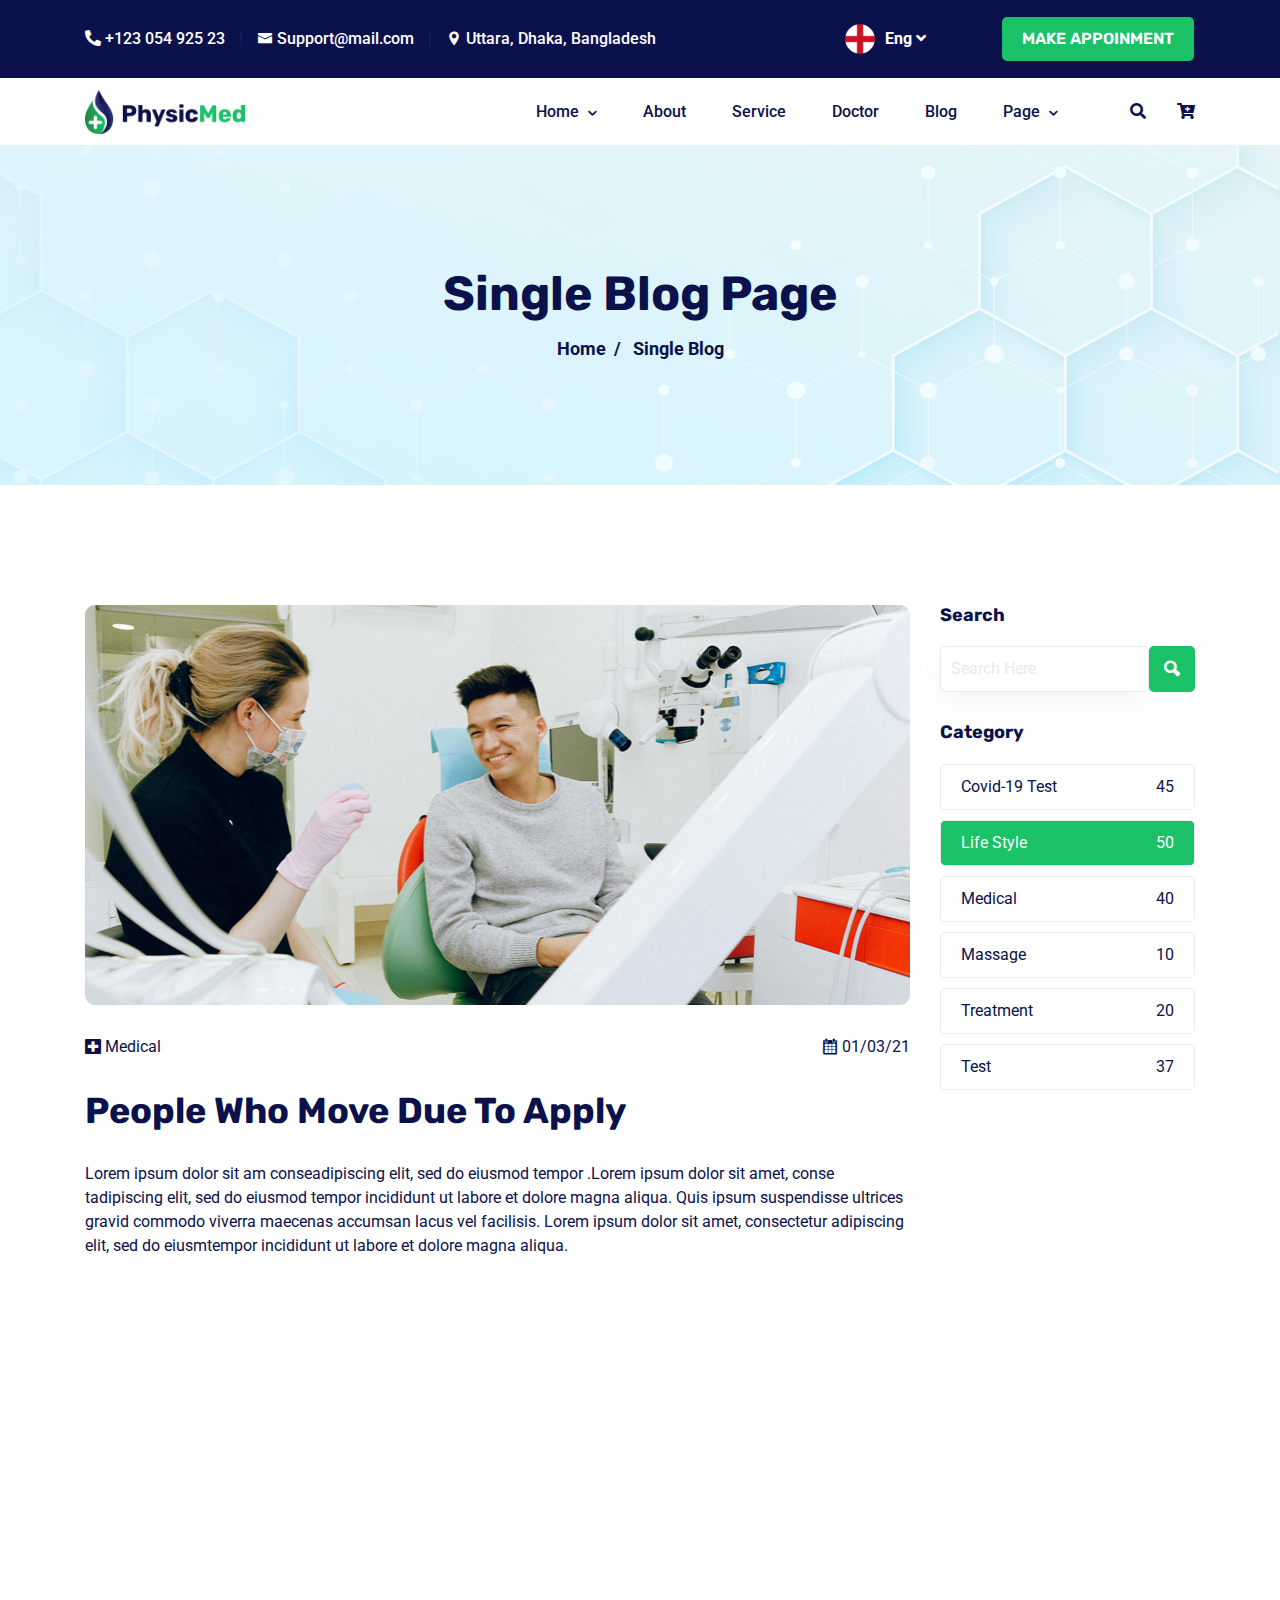
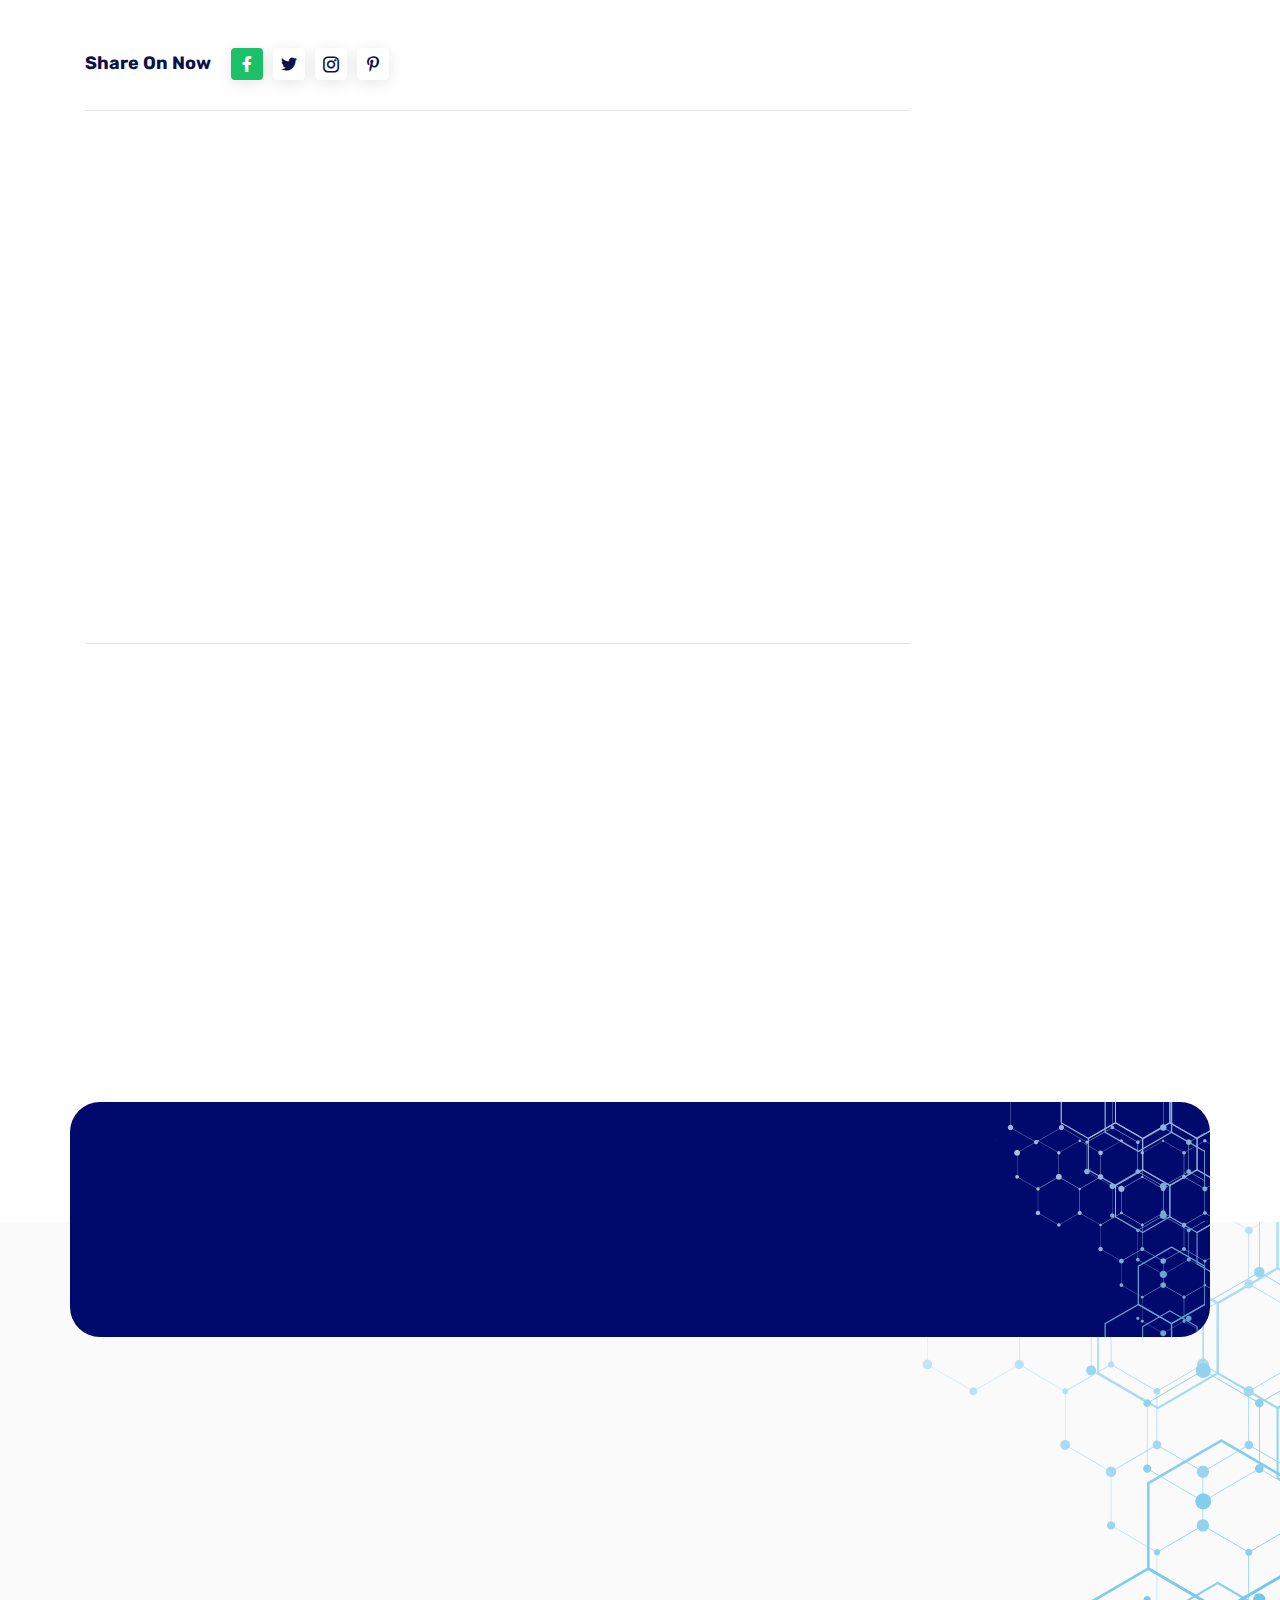
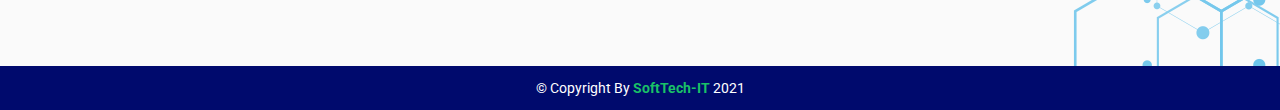
<file: blog-single.html>
<!DOCTYPE html>
<html lang="en">

<head>
    <!-- Required Meta Tags -->
    <meta charset="UTF-8">
    <meta name="viewport" content="width=device-width, initial-scale=1.0">
    <meta http-equiv="X-UA-Compatible" content="ie=edge">

    <!-- Page Title -->
    <title>Blog Single - Medical & healthcare HTML5 Template</title>

    <!-- Favicon Icon -->
    <link rel="shortcut icon" href="favicon.png">

    <!-- CSS Files -->
    <link rel="stylesheet" href="assets/css/animate.css">
    <link rel="stylesheet" href="assets/css/bootstrap.min.css">
    <link rel="stylesheet" href="assets/css/font-awsome-all.min.css">
    <link rel="stylesheet" href="assets/css/flaticon.css">
    <link rel="stylesheet" href="assets/css/icofont.min.css">
    <link rel="stylesheet" href="assets/css/meanmenu.css">
    <link rel="stylesheet" href="assets/css/magnific-popup.css">
    <link rel="stylesheet" href="assets/css/slick.css">
    <link rel="stylesheet" href="assets/css/style.css">
</head>

<body>
    <!-- Preloader Starts -->
    <div class="preloader" id="preloader">
        <div class="preloader-inner">
            <div class="spinner">
                <div class="bounce1"></div>
                <div class="bounce2"></div>
                <div class="bounce3"></div>
            </div>
        </div>
    </div>

    <!-- header -->
    <header>
        <div class="header-area">
            <!-- info bar -->
            <div class="info-bar">
                <div class="container">
                    <div class="row align-items-center">
                        <div class="col-lg-8">
                            <div class="contact-box">
                                <span><i class="fas fa-phone-alt"></i> +123 054 925 23</span>
                                <span class="separator">|</span>
                                <span><i class="icofont-envelope"></i> Support@mail.com</span>
                                <span class="separator">|</span>
                                <span><i class="icofont-location-pin"></i> Uttara, Dhaka, Bangladesh</span>
                            </div>
                        </div>
                        <div class="col-lg-4">
                            <div class="lan_wrapper">
                                <div class="lang-switcher">
                                    <span class="flag"><img src="assets/images/eng.png" alt=""></span>
                                    <a href="#" class="lang">Eng<span> <i class="fas fa-angle-down"></i></span></a>
                                    <ul class="lang-list">
                                        <li><span class="flag"><img src="assets/images/eng.png" alt=""></span><a
                                                href="#">Eng</a></li>
                                        <li><span class="flag"><img src="assets/images/bd.png" alt=""></span><a
                                                href="#">Ban</a></li>
                                    </ul>
                                </div>
                                <div class="btn-box d-flex align-items-center">
                                    <a class="btn1" href="#">Make Appoinment</a>
                                </div>
                            </div>
                        </div>
                    </div>
                </div>
            </div>

            <!-- header-top -->
            <div class="header-top">
                <div class="container">
                    <div class="container-wrapper">
                        <div class="row align-items-center">
                            <div class="col-lg-2 col-xl-2 col-md-3 col-4">
                                <div class="logo">
                                    <a href="index.html"> <img src="assets/images/logo.png" alt=""></a>
                                </div>
                            </div>
                            <div class="col-lg-8 col-xl-9 d-none d-lg-block">
                                <nav id="main-menu">
                                    <ul class="main-menu">
                                        <li class="has-submenu"><a href="#">home</a>
                                            <ul class="submenu">
                                                <li><a href="index.html">home 1</a></li>
                                                <li><a href="homepage2.html">home 2</a></li>
                                            </ul>
                                        </li>
                                        <li><a href="about.html">about</a></li>
                                        <li><a href="service.html">service</a></li>
                                        <li><a href="doctor.html">doctor</a></li>
                                        <li><a href="blog.html">blog</a></li>
                                        <li class="has-submenu"><a href="#">page</a>
                                            <ul class="submenu">
                                                <li><a href="appointment.html">appointment</a></li>
                                                <li><a href="doctor-single.html"> doctor single</a></li>
                                                <li><a href="blog-single.html">blog single</a></li>
                                                <li><a href="service-single.html">service single</a></li>
                                                <li><a href="faq.html">faq page</a></li>
                                                <li><a href="404.html">404 page</a></li>
                                            </ul>
                                        </li>
                                    </ul>
                                </nav>
                            </div>
                            <div class="col-lg-1 col-xl-1 col-md-7 col-6">
                                <div class="cart-search">
                                    <a href="#"> <span class="search"><i class="fas fa-search"></i></span></a>
                                    <a href="#"> <span class="cart"><i class="fas fa-cart-plus"></i></span></a>
                                </div>
                            </div>
                        </div>
                        <!-- mobile-menu -->
                        <div class="mobile-menu"></div>
                    </div>
                </div>
            </div>
        </div>
    </header>

    <!-- breadcrumb area -->
    <div class="breadcrumb-area" style="background-image: url('assets/images/breadcrumb.png');">
        <div class="container">
            <div class="row justify-content-center">
                <nav aria-label="breadcrumb">
                    <h2 class="page-title">Single Blog page</h2>
                    <ol class="breadcrumb text-center">
                        <li class="breadcrumb-item"><a href="index.html">Home</a></li>
                        <li class="breadcrumb-item active" aria-current="page"> Single blog</li>
                    </ol>
                </nav>
            </div>
        </div>
    </div>

    <!-- blog_wrapper -->
    <div class="blog-wrapper blog-single-wrapper padding-top-120 padding-bottom-70">
        <div class="container">
            <div class="row">
                <!-- main content -->
                <div class="col-lg-9">

                    <!-- simple blog -->
                    <div class="blog-content-area wow fadeInUp">
                        <div class="single-blog-content">
                            <div class="img-box">
                                <img src="assets/images/mb1.png" alt="">
                            </div>
                            <div class="cont-box">
                                <ul class="meta-box">
                                    <li><a href="#"><span><i class="icofont-medical-sign"></i></span> medical</a></li>
                                    <li><a href="#"><span><i class="icofont-ui-calendar"></i></span> 01/03/21</a></li>
                                </ul>
                                <h3>People who Move due to Apply</h3>
                                <p>Lorem ipsum dolor sit am conseadipiscing elit, sed do eiusmod tempor .Lorem ipsum
                                    dolor sit amet, conse tadipiscing elit, sed do eiusmod tempor incididunt ut labore
                                    et dolore magna aliqua. Quis ipsum suspendisse ultrices gravid commodo viverra
                                    maecenas accumsan lacus vel facilisis. Lorem ipsum dolor sit amet, consectetur
                                    adipiscing elit, sed do eiusmtempor incididunt ut labore et dolore magna aliqua.</p>
                            </div>
                        </div>
                    </div>

                    <!-- quote-area -->
                    <div class="row justify-content-center wow fadeInUp">
                        <div class="col-lg-10">
                            <div class="blog-quote-area">
                                <p>Enim ad minim veniam, quis nostrud exercitation ullamco laboris nisi ut aliquip ex ea
                                    commodo consequat duis aute irure dolor in reprehen.</p>
                                <h5>By Martin Gaptil </h5>
                                <span class="qt-icon"><i class="icofont-quote-right"></i></span>
                            </div>
                        </div>
                    </div>

                    <!-- simple blog -->
                    <div class="blog-content-area wow fadeInUp">
                        <div class="single-blog-content">
                            <div class="cont-box">
                                <p>Bccaecat cupidatat non proident, sunt in culpa qui officia deserunt mollit anim id
                                    est laborum. Sed ut perspiciatiunde omnis iste natus error sit voluptatem
                                    accusantium doloremque laudantium, totam rem aperiam, eaque ipsa quae ab illo
                                    inventore veritatis et quasi architecto beatae vitae dicta sunt explicabo. Nemoenim
                                    ipsam voluptatem quvoluptas sit aspernatur aut odit aut fugit, sed quia consequuntur
                                    magni dolores eos qui ratione voluptatem sequi nesciuNeque porro quisquam est.</p>
                            </div>
                        </div>
                    </div>

                    <!-- share-box -->
                    <div class="share-box d-flex align-items-center">
                        <h5>share on now</h5>
                        <div class="social-icons text-right">
                            <a href="#"> <span class="active"><i class="fab fa-facebook-f"></i> </span>
                            </a>
                            <a href="#"> <span> <i class="fab fa-twitter"></i></span> </a>
                            <a href="#"> <span> <i class="icofont-instagram"></i></span></a>
                            <a href="#"> <span><i class="fab fa-pinterest-p"></i>
                                </span></a>
                        </div>
                    </div>

                    <!-- separator -->
                    <div class="separator margin-bottom-30 margin-top-30">
                        <hr>
                    </div>

                    <!-- blog comment area -->
                    <div class="blog-comment-area  wow fadeInUp">
                        <div class="blog-title">
                            <h4>3 comment</h4>
                        </div>

                        <div class="single-comment">
                            <div class="comment-image">
                                <img src="assets/images/user.png" alt="author">
                            </div>
                            <div class="comment-content">
                                <div class="cc-upper">
                                    <h6>Gloria Richards</h6>
                                    <span class="date">20 April, 2021, at 9.00PM</span>
                                </div>

                                <p>Lorem ipsum dolor sit amet, consectetur adipiscing elit, sed do eiusmod tempor
                                    incididunt ut labore et dolore magna aliqua.
                                </p>
                                <a href="#" class="reply">reply</a>
                            </div>
                        </div>

                        <div class="single-comment">
                            <div class="comment-image">
                                <img src="assets/images/user1.png" alt="author">
                            </div>
                            <div class="comment-content">
                                <div class="cc-upper">
                                    <h6>jhon Richards</h6>
                                    <span class="date">20 April, 2021, at 9.00PM</span>
                                </div>

                                <p>Lorem ipsum dolor sit amet, consectetur adipiscing elit, sed do eiusmod tempor
                                    incididunt ut labore et dolore magna aliqua.
                                </p>
                                <a href="#" class="reply">reply</a>
                            </div>
                        </div>

                        <div class="single-comment">
                            <div class="comment-image">
                                <img src="assets/images/user2.png" alt="author">
                            </div>
                            <div class="comment-content">
                                <div class="cc-upper">
                                    <h6>miya Flower</h6>
                                    <span class="date">20 April, 2021, at 9.00PM</span>
                                </div>

                                <p>Lorem ipsum dolor sit amet, consectetur adipiscing elit, sed do eiusmod tempor
                                    incididunt ut labore et dolore magna aliqua.
                                </p>
                                <a href="#" class="reply">reply</a>
                            </div>
                        </div>
                    </div>

                    <!-- separator -->
                    <div class="separator margin-bottom-30 margin-top-30">
                        <hr>
                    </div>

                    <!-- blog-comment-form -->
                    <div class="blog-comment-form margin-top-60  wow fadeInUp">
                        <div class="blog-title">
                            <h4>Leave your thought here</h4>
                        </div>
                        <form action="#">
                            <div class="row">
                                <div class="col-md-6">
                                    <div class="input-wrapper">
                                        <span class="f-icon"><i class="icofont-ui-user"></i></span>
                                        <input type="text" placeholder="Name">
                                    </div>
                                </div>
                                <div class="col-md-6">
                                    <div class="input-wrapper">
                                        <span class="f-icon"><i class="icofont-email"></i></span>
                                        <input type="email" placeholder="Email">
                                    </div>

                                </div>
                                <div class="col-md-12">
                                    <div class="input-wrapper">
                                        <span class="f-icon text-icon"><i class="icofont-speech-comments"></i></span>
                                        <textarea name="message" placeholder="Comment" id="comment-form"></textarea>
                                    </div>
                                </div>
                                <div class="col-12">
                                    <button type="submit" class="btn1">post comment</button>
                                </div>
                            </div>

                        </form>
                    </div>
                </div>

                <!-- sidebar -->
                <div class="col-lg-3">
                    <div class="blog-sidebar-area">
                        <div class="row align-items-baseline">
                            <div class="col-lg-12 col-12 wow fadeInUp">
                                <!-- search widget -->
                                <div class="single-sidebar search-widget">
                                    <h5>search</h5>
                                    <div class="form-wrapper">
                                        <input type="text" placeholder='Search Here'>
                                        <button><span><i class="icofont-ui-search"></i></span></button>
                                    </div>
                                </div>
                            </div>
                            <div class="col-lg-12 col-12 wow fadeInUp">
                                <!-- category widget -->
                                <div class="single-sidebar category-widget">
                                    <h5>Category</h5>
                                    <ul class="cat-wrapper">
                                        <li class="single-cat"><a href="#">
                                                <ul>
                                                    <li>Covid-19 Test</li>
                                                    <li>45</li>
                                                </ul>
                                            </a></li>
                                        <li class="single-cat active"><a href="#">
                                                <ul>
                                                    <li>life style</li>
                                                    <li>50</li>
                                                </ul>
                                            </a></li>
                                        <li class="single-cat"><a href="#">
                                                <ul>
                                                    <li>medical</li>
                                                    <li>40</li>
                                                </ul>
                                            </a></li>
                                        <li class="single-cat"><a href="#">
                                                <ul>
                                                    <li>massage</li>
                                                    <li>10</li>
                                                </ul>
                                            </a></li>
                                        <li class="single-cat"><a href="#">
                                                <ul>
                                                    <li>treatment</li>
                                                    <li>20</li>
                                                </ul>
                                            </a></li>
                                        <li class="single-cat"><a href="#">
                                                <ul>
                                                    <li>test</li>
                                                    <li>37</li>
                                                </ul>
                                            </a></li>
                                    </ul>
                                </div>
                            </div>
                            <div class="col-lg-12 col-md-6 col-sm-6 col-12 justify-content-self-center wow fadeInUp">
                                <!-- popular Post -->
                                <div class="single-sidebar recent-post-widget">
                                    <h5>Popular Post</h5>
                                    <div class="single-rp">
                                        <div class="row align-items-center">
                                            <div class="col-4">
                                                <div class="img-box">
                                                    <a href="blog-single.html"> <img src="assets/images/bs1.png"
                                                            alt=""></a>
                                                </div>
                                            </div>
                                            <div class="col-8">
                                                <div class="cont-box">
                                                    <a href="blog-single.html">
                                                        <span class="title">
                                                            Seven Tips For Boosting
                                                        </span>
                                                    </a>

                                                    <a href="#">
                                                        <span class="meta-date">
                                                            <span>
                                                                <i class="icofont-ui-calendar"></i></span>
                                                            Feb 23, 2020
                                                        </span>
                                                    </a>
                                                </div>
                                            </div>
                                        </div>
                                    </div>
                                    <div class="single-rp">
                                        <div class="row align-items-center">
                                            <div class="col-4">
                                                <div class="img-box">
                                                    <a href="blog-single.html"> <img src="assets/images/bs2.png"
                                                            alt=""></a>
                                                </div>
                                            </div>
                                            <div class="col-8">
                                                <div class="cont-box">
                                                    <a href="blog-single.html">
                                                        <span class="title">
                                                            how movement helps
                                                        </span>
                                                    </a>

                                                    <a href="#">
                                                        <span class="meta-date">
                                                            <span>
                                                                <i class="icofont-ui-calendar"></i></span>
                                                            Mar 23, 2020
                                                        </span>
                                                    </a>
                                                </div>
                                            </div>
                                        </div>
                                    </div>
                                    <div class="single-rp">
                                        <div class="row align-items-center">
                                            <div class="col-4">
                                                <div class="img-box">
                                                    <a href="blog-single.html"> <img src="assets/images/bs3.png"
                                                            alt=""></a>
                                                </div>
                                            </div>
                                            <div class="col-8">
                                                <div class="cont-box">
                                                    <a href="blog-single.html">
                                                        <span class="title">
                                                            adapting to the evolving
                                                        </span>
                                                    </a>

                                                    <a href="#">
                                                        <span class="meta-date">
                                                            <span>
                                                                <i class="icofont-ui-calendar"></i></span>
                                                            Apr 23, 2020
                                                        </span>
                                                    </a>
                                                </div>
                                            </div>
                                        </div>
                                    </div>
                                    <div class="single-rp">
                                        <div class="row align-items-center">
                                            <div class="col-4">
                                                <div class="img-box">
                                                    <a href="blog-single.html"> <img src="assets/images/bs4.png"
                                                            alt=""></a>
                                                </div>
                                            </div>
                                            <div class="col-8">
                                                <div class="cont-box">
                                                    <a href="blog-single.html">
                                                        <span class="title">
                                                            seven tips for boosting
                                                        </span>
                                                    </a>

                                                    <a href="#">
                                                        <span class="meta-date">
                                                            <span>
                                                                <i class="icofont-ui-calendar"></i></span>
                                                            Dec 23, 2020
                                                        </span>
                                                    </a>
                                                </div>
                                            </div>
                                        </div>
                                    </div>
                                </div>
                            </div>
                            <div class="col-lg-12 col-md-6 col-sm-6 col-12 wow fadeInUp">
                                <!-- tag widget -->
                                <div class="single-sidebar tag-widget">
                                    <h5>Tag</h5>
                                    <ul class="tag-wrapper">
                                        <li><a href="#" class="active">health</a></li>
                                        <li><a href="#">Covid</a></li>
                                        <li><a href="#">healthy</a></li>
                                        <li><a href="#">improvement</a></li>
                                        <li><a href="#">life</a></li>
                                        <li><a href="#">growth</a></li>
                                    </ul>
                                </div>
                            </div>
                            <div class="col-lg-12 col-md-6 col-sm-6 col-12 wow fadeInUp">
                                <!-- banner widget -->
                                <div class="single-sidebar banner-widget">
                                    <div class="banner-img">
                                        <a href="#"> <img src="assets/images/banner.png" alt=""></a>
                                    </div>
                                </div>
                            </div>
                        </div>

                    </div>
                </div>
            </div>
        </div>
    </div>

    <!-- subs area -->
    <div class="subs-area">
        <div class="container">
            <div class="row subs-wrapper">
                <div class="subs-shape">
                    <img src="assets/images/subs-vec.png" alt="" class="vec1">
                </div>
                <div class="col-lg-12">
                    <div class="row align-items-center">
                        <div class="col-lg-5 col-xl-6 col-12 wow fadeInLeft">
                            <div class="subs-content">
                                <h2>subscribe to our newsletter</h2>
                            </div>
                        </div>
                        <div class="col-lg-7 col-xl-6 col-12 wow fadeInRight">
                            <div class="subs-form">
                                <form action="#">
                                    <input type="email" placeholder="Enter your email address">
                                    <button type="submit">subscribe</button>
                                </form>
                            </div>
                        </div>
                    </div>
                </div>
            </div>
        </div>
    </div>

    <!-- footer area -->
    <footer>
        <div class="footer-area">
            <div class="foo_top padding-bottom-65">
                <div class="foo_top_shapes">
                    <img src="assets/images/foo-vec.png" alt="" class="vec1">
                </div>
                <div class="container">
                    <div class="row">
                        <div class="col-lg-3 col-md-6 col-sm-6 col-12 wow fadeInUp" data-wow-delay=".2s">
                            <div class="foo-widget">
                                <div class="logo">
                                    <a href="index.html"> <img src="assets/images/logo.png" alt=""></a>
                                </div>
                                <p>Outsource your HR functions to industry-specialized experts.</p>
                                <div class="social-links">
                                    <a href="#"><span class="active"><i class="icofont-facebook"></i></span></a>

                                    <a href="#"><span><i class="icofont-twitter"></i></span></a>

                                    <a href="#"><span><i class="icofont-instagram"></i></span></a>

                                    <a href="#"><span><i class="icofont-pinterest"></i></span></a>
                                </div>
                            </div>
                        </div>
                        <div class="col-lg-3 col-md-6 col-sm-6 col-12 wow fadeInUp" data-wow-delay=".4s">
                            <div class="foo-widget">
                                <h4>usefull links</h4>
                                <ul>
                                    <li><a href="index.html">home</a> </li>
                                    <li><a href="about.html">about us</a> </li>
                                    <li><a href="service.html">service</a> </li>
                                    <li><a href="faq.html">FAQs</a></li>
                                    <li><a href="#">contact</a> </li>
                                </ul>
                            </div>
                        </div>
                        <div class="col-lg-3 col-md-6 col-sm-6 col-12 wow fadeInUp" data-wow-delay=".6s">
                            <div class="foo-widget">
                                <h4>our service</h4>
                                <ul>
                                    <li><a href="service-single.html">dental surgery</a> </li>
                                    <li><a href="service-single.html">orthopaedic</a> </li>
                                    <li><a href="service-single.html">general surgery</a> </li>
                                    <li><a href="service-single.html">neurology</a></li>
                                    <li><a href="service-single.html">women healthcare</a> </li>
                                </ul>
                            </div>
                        </div>
                        <div class="col-lg-3 col-md-6 col-sm-6 col-12 wow fadeInUp" data-wow-delay=".8s">
                            <div class="foo-widget">
                                <h4>get in touch</h4>
                                <ul>
                                    <li>
                                        <span><i class="icofont-phone"></i></span> +1 561-318-5142
                                    </li>
                                    <li>
                                        <span><i class="icofont-email"></i></span> support@gmail.com
                                    </li>
                                    <li>
                                        <span><i class="icofont-ui-home"></i></span>
                                        Uttara,Dhaka-1230
                                        Bangladesh
                                    </li>
                                </ul>
                            </div>
                        </div>
                    </div>
                </div>
            </div>
            <div class="foo_btm">
                <div class="container">
                    <div class="row align-items-center">
                        <div class="col-12">
                            <div class="copyright-text">
                                <span> &copy; copyright by <a href="#"><b>SoftTech-IT</b></a> 2021</span>
                            </div>
                        </div>
                    </div>
                </div>
            </div>
        </div>
    </footer>


    <!-- scroll to up -->
    <div class="scrollup"><i class="fas fa-angle-double-up"></i></div>

    <!-- Javascript Files -->
    <script src="assets/js/vendor/jquery-2.2.4.min.js"></script>
    <script src="assets/js/vendor/bootstrap.min.js"></script>
    <script src="assets/js/vendor/slick.min.js"></script>
    <script src="assets/js/vendor/counterup.min.js"></script>
    <script src="assets/js/vendor/jquery.meanmenu.min.js"></script>
    <script src="assets/js/vendor/isotope.pkgd.min.js"></script>
    <script src="assets/js/vendor/waypoints.min.js"></script>
    <script src="assets/js/vendor/jquery.magnific-popup.min.js"></script>
    <script src="assets/js/vendor/easing.min.js"></script>
    <script src="assets/js/vendor/wow.min.js"></script>
    <script src="assets/js/main.js"></script>
</body>

</html>
</file>
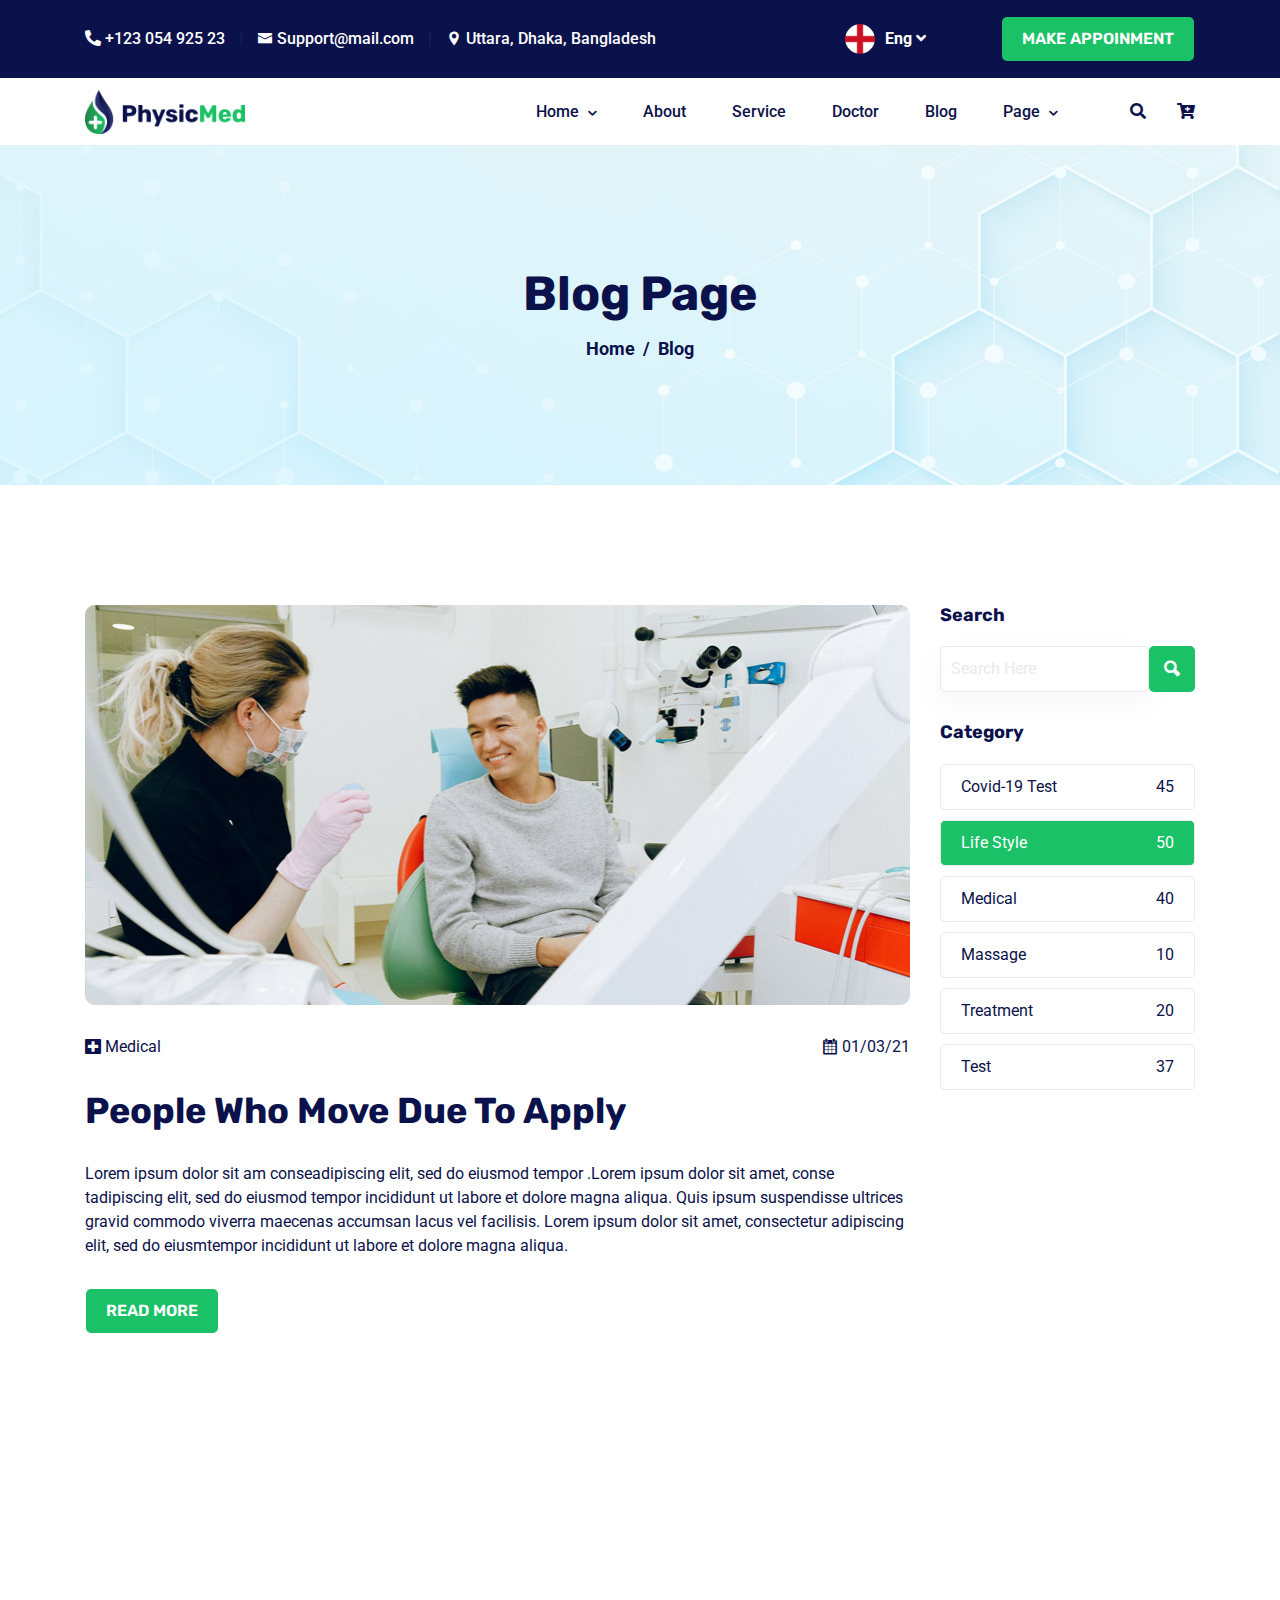
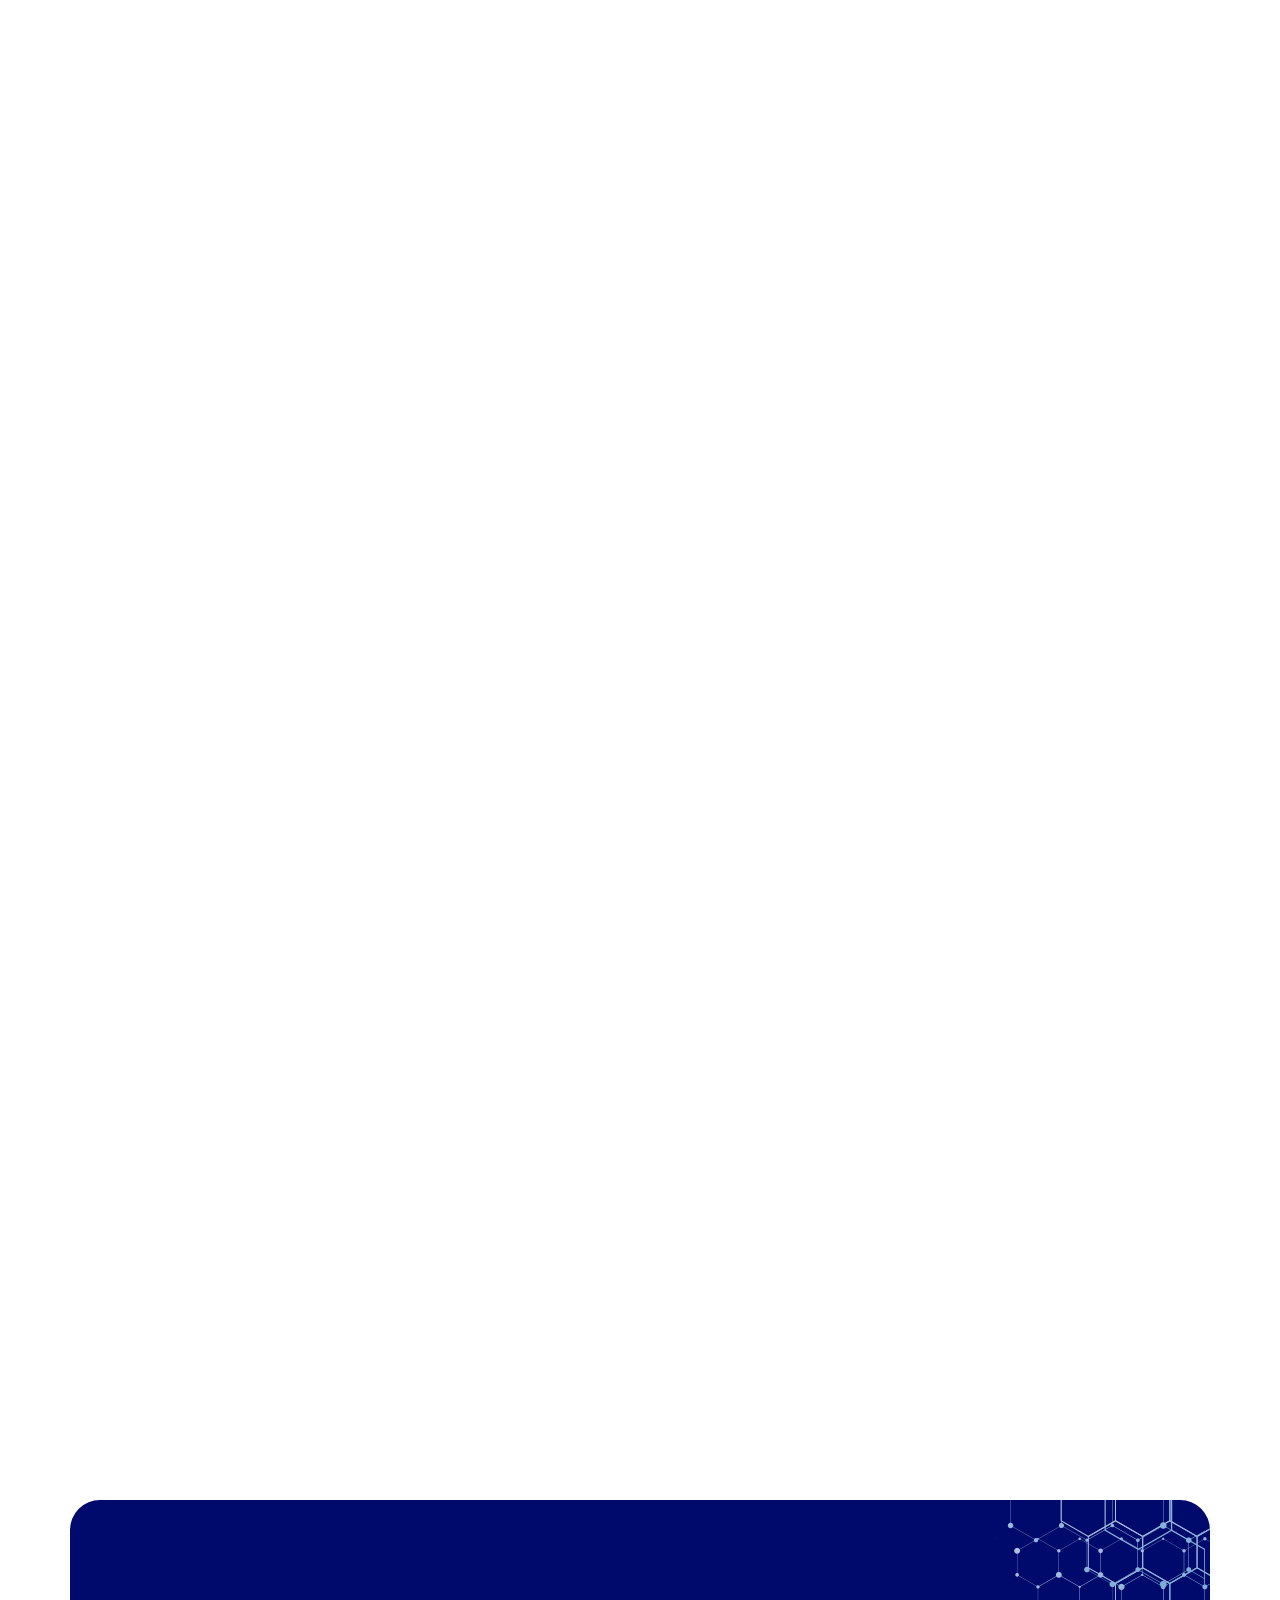
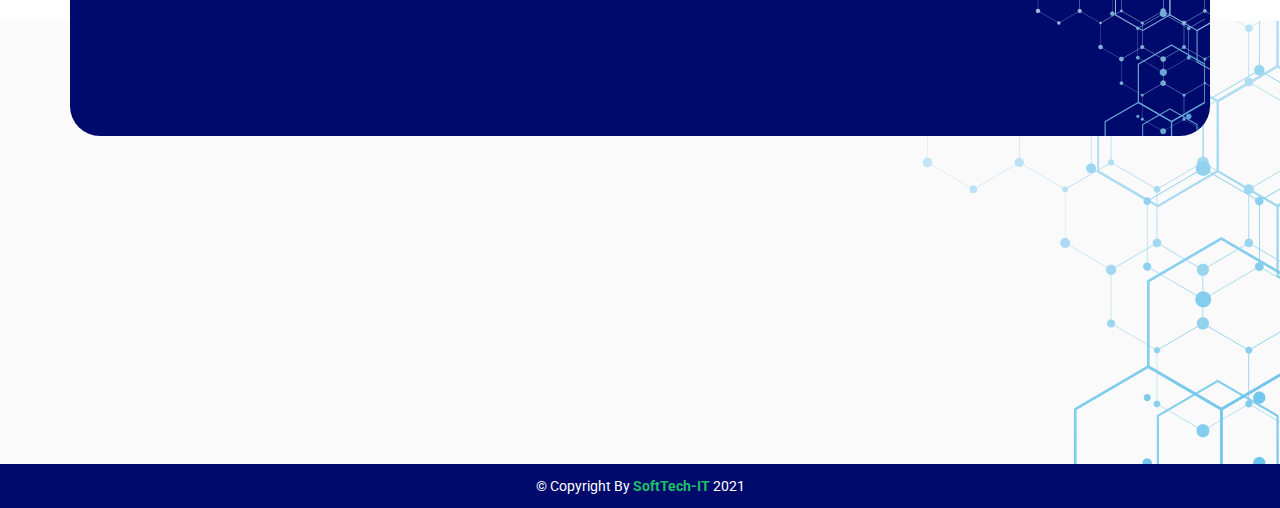
<file: blog.html>
<!DOCTYPE html>
<html lang="en">

<head>
    <!-- Required Meta Tags -->
    <meta charset="UTF-8">
    <meta name="viewport" content="width=device-width, initial-scale=1.0">
    <meta http-equiv="X-UA-Compatible" content="ie=edge">

    <!-- Page Title -->
    <title>Blog Page - Medical & healthcare HTML5 Template</title>

    <!-- Favicon Icon -->
    <link rel="shortcut icon" href="favicon.png">

    <!-- CSS Files -->
    <link rel="stylesheet" href="assets/css/animate.css">
    <link rel="stylesheet" href="assets/css/bootstrap.min.css">
    <link rel="stylesheet" href="assets/css/font-awsome-all.min.css">
    <link rel="stylesheet" href="assets/css/flaticon.css">
    <link rel="stylesheet" href="assets/css/icofont.min.css">
    <link rel="stylesheet" href="assets/css/meanmenu.css">
    <link rel="stylesheet" href="assets/css/magnific-popup.css">
    <link rel="stylesheet" href="assets/css/slick.css">
    <link rel="stylesheet" href="assets/css/style.css">
</head>

<body>
    <!-- Preloader Starts -->
    <div class="preloader" id="preloader">
        <div class="preloader-inner">
            <div class="spinner">
                <div class="bounce1"></div>
                <div class="bounce2"></div>
                <div class="bounce3"></div>
            </div>
        </div>
    </div>

    <!-- header -->
    <header>
        <div class="header-area">
            <!-- info bar -->
            <div class="info-bar">
                <div class="container">
                    <div class="row align-items-center">
                        <div class="col-lg-8">
                            <div class="contact-box">
                                <span><i class="fas fa-phone-alt"></i> +123 054 925 23</span>
                                <span class="separator">|</span>
                                <span><i class="icofont-envelope"></i> Support@mail.com</span>
                                <span class="separator">|</span>
                                <span><i class="icofont-location-pin"></i> Uttara, Dhaka, Bangladesh</span>
                            </div>
                        </div>
                        <div class="col-lg-4">
                            <div class="lan_wrapper">
                                <div class="lang-switcher">
                                    <span class="flag"><img src="assets/images/eng.png" alt=""></span>
                                    <a href="#" class="lang">Eng<span> <i class="fas fa-angle-down"></i></span></a>
                                    <ul class="lang-list">
                                        <li><span class="flag"><img src="assets/images/eng.png" alt=""></span><a
                                                href="#">Eng</a></li>
                                        <li><span class="flag"><img src="assets/images/bd.png" alt=""></span><a
                                                href="#">Ban</a></li>
                                    </ul>
                                </div>
                                <div class="btn-box d-flex align-items-center">
                                    <a class="btn1" href="#">Make Appoinment</a>
                                </div>
                            </div>
                        </div>
                    </div>
                </div>
            </div>

            <!-- header-top -->
            <div class="header-top">
                <div class="container">
                    <div class="container-wrapper">
                        <div class="row align-items-center">
                            <div class="col-lg-2 col-xl-2 col-md-3 col-4">
                                <div class="logo">
                                    <a href="index.html"> <img src="assets/images/logo.png" alt=""></a>
                                </div>
                            </div>
                            <div class="col-lg-8 col-xl-9 d-none d-lg-block">
                                <nav id="main-menu">
                                    <ul class="main-menu">
                                        <li class="has-submenu"><a href="#">home</a>
                                            <ul class="submenu">
                                                <li><a href="index.html">home 1</a></li>
                                                <li><a href="homepage2.html">home 2</a></li>
                                            </ul>
                                        </li>
                                        <li><a href="about.html">about</a></li>
                                        <li><a href="service.html">service</a></li>
                                        <li><a href="doctor.html">doctor</a></li>
                                        <li><a href="blog.html">blog</a></li>
                                        <li class="has-submenu"><a href="#">page</a>
                                            <ul class="submenu">
                                                <li><a href="appointment.html">appointment</a></li>
                                                <li><a href="doctor-single.html"> doctor single</a></li>
                                                <li><a href="blog-single.html">blog single</a></li>
                                                <li><a href="service-single.html">service single</a></li>
                                                <li><a href="faq.html">faq page</a></li>
                                                <li><a href="404.html">404 page</a></li>
                                            </ul>
                                        </li>
                                    </ul>
                                </nav>
                            </div>
                            <div class="col-lg-1 col-xl-1 col-md-7 col-6">
                                <div class="cart-search">
                                    <a href="#"> <span class="search"><i class="fas fa-search"></i></span></a>
                                    <a href="#"> <span class="cart"><i class="fas fa-cart-plus"></i></span></a>
                                </div>
                            </div>
                        </div>
                        <!-- mobile-menu -->
                        <div class="mobile-menu"></div>
                    </div>
                </div>
            </div>
        </div>
    </header>

    <!-- breadcrumb area -->
    <div class="breadcrumb-area" style="background-image: url('assets/images/breadcrumb.png');">
        <div class="container">
            <div class="row justify-content-center">
                <nav aria-label="breadcrumb">
                    <h2 class="page-title">Blog page</h2>
                    <ol class="breadcrumb text-center">
                        <li class="breadcrumb-item"><a href="index.html">Home</a></li>
                        <li class="breadcrumb-item active" aria-current="page">blog</li>
                    </ol>
                </nav>
            </div>
        </div>
    </div>

    <!-- blog_wrapper -->
    <div class="blog-wrapper padding-top-120 padding-bottom-70">
        <div class="container">
            <div class="row">
                <!-- main content -->
                <div class="col-lg-9">

                    <!-- simple blog -->
                    <div class="blog-content-area wow fadeInUp">
                        <div class="single-blog-content">
                            <div class="img-box">
                                <img src="assets/images/mb1.png" alt="">
                            </div>
                            <div class="cont-box">
                                <ul class="meta-box">
                                    <li><a href="#"><span><i class="icofont-medical-sign"></i></span> medical</a></li>
                                    <li><a href="#"><span><i class="icofont-ui-calendar"></i></span> 01/03/21</a></li>
                                </ul>
                                <h3><a href="blog-single.html">People who Move due to Apply</a></h3>
                                <p>Lorem ipsum dolor sit am conseadipiscing elit, sed do eiusmod tempor .Lorem ipsum
                                    dolor sit amet, conse tadipiscing elit, sed do eiusmod tempor incididunt ut labore
                                    et dolore magna aliqua. Quis ipsum suspendisse ultrices gravid commodo viverra
                                    maecenas accumsan lacus vel facilisis. Lorem ipsum dolor sit amet, consectetur
                                    adipiscing elit, sed do eiusmtempor incididunt ut labore et dolore magna aliqua.</p>
                                <a href="blog-single.html" class="btn1">read more</a>
                            </div>
                        </div>
                    </div>

                    <!-- blog slider -->
                    <div class="blog-content-area wow fadeInUp">
                        <div class="single-blog-content">
                            <div class="img-box">
                                <div class="mblog-slider-active">
                                    <img src="assets/images/mb2.png" alt="">
                                    <img src="assets/images/mb1.png" alt="">
                                    <img src="assets/images/mb3.png" alt="">
                                </div>

                            </div>
                            <div class="cont-box">
                                <ul class="meta-box">
                                    <li><a href="#"><span><i class="icofont-medical-sign"></i></span> medical</a>
                                    </li>
                                    <li><a href="#"><span><i class="icofont-ui-calendar"></i></span> 01/03/21</a></li>
                                </ul>
                                <h3><a href="blog-single.html">Brain Damage is not Causedby Direct</a></h3>
                                <p>Lorem ipsum dolor sit am conseadipiscing elit, sed do eiusmod tempor .Lorem ipsum
                                    dolor sit amet, conse tadipiscing elit, sed do eiusmod tempor incididunt ut labore
                                    et dolore magna aliqua. Quis ipsum suspendisse ultrices gravid commodo viverra
                                    maecenas accumsan lacus vel facilisis. Lorem ipsum dolor sit amet, consectetur
                                    adipiscing elit, sed do eiusmtempor incididunt ut labore et dolore magna aliqua.</p>
                                <a href="blog-single.html" class="btn1">read more</a>
                            </div>
                        </div>
                    </div>

                    <!-- vdo-content-area -->
                    <div class="blog-content-area wow fadeInUp">
                        <div class="single-blog-content">
                            <div class="img-box vdo-box">
                                <img src="assets/images/mb3.png" alt="">
                                <div class="vdo_pop">
                                    <a class="popup-link" href="https://www.youtube.com/watch?v=9xwazD5SyVg"><span
                                            class="item-ripple"><i class="fas fa-play"></i></span></a>
                                </div>
                            </div>
                            <div class="cont-box">
                                <ul class="meta-box">
                                    <li><a href="#"><span><i class="icofont-medical-sign"></i></span> medical</a></li>
                                    <li><a href="#"><span><i class="icofont-ui-calendar"></i></span> 01/03/21</a></li>
                                </ul>
                                <h3><a href="blog-single.html">Do care about your life</a></h3>
                                <p>Lorem ipsum dolor sit amet, con adipiscing elit, sed do eiusmod. Lorem ipsum dolor
                                    sit amet, consectetur adipiscing elit, sed do eiusmod tempor incididunt ut labore et
                                    dolore magna aliqua. Quis ipsum suspendisse ultrices gravida. Risus commodo viverra
                                    maecenas accumsan lacus vel facilisis. </p>
                                <a href="blog-single.html" class="btn1">read more</a>
                            </div>
                        </div>
                    </div>

                    <!-- pagination -->
                    <div class="template-pagination margin-bottom-30 wow fadeInUp">
                        <ul>
                            <li><a href="#"><i class="icofont-simple-left"></i></a></li>
                            <li><a class="active" href="#">1</a></li>
                            <li><a href="#">2</a></li>
                            <li><a href="#">3</a></li>
                            <li><a href="#"><i class="icofont-simple-right"></i></a></li>
                        </ul>
                    </div>
                </div>

                <!-- sidebar -->
                <div class="col-lg-3">
                    <div class="blog-sidebar-area">
                        <div class="row align-items-baseline">
                            <div class="col-lg-12 col-12 wow fadeInUp">
                                <!-- search widget -->
                                <div class="single-sidebar search-widget">
                                    <h5>search</h5>
                                    <div class="form-wrapper">
                                        <input type="text" placeholder='Search Here'>
                                        <button><span><i class="icofont-ui-search"></i></span></button>
                                    </div>
                                </div>
                            </div>
                            <div class="col-lg-12 col-12 wow fadeInUp">
                                <!-- category widget -->
                                <div class="single-sidebar category-widget">
                                    <h5>Category</h5>
                                    <ul class="cat-wrapper">
                                        <li class="single-cat"><a href="#">
                                                <ul>
                                                    <li>Covid-19 Test</li>
                                                    <li>45</li>
                                                </ul>
                                            </a></li>
                                        <li class="single-cat active"><a href="#">
                                                <ul>
                                                    <li>life style</li>
                                                    <li>50</li>
                                                </ul>
                                            </a></li>
                                        <li class="single-cat"><a href="#">
                                                <ul>
                                                    <li>medical</li>
                                                    <li>40</li>
                                                </ul>
                                            </a></li>
                                        <li class="single-cat"><a href="#">
                                                <ul>
                                                    <li>massage</li>
                                                    <li>10</li>
                                                </ul>
                                            </a></li>
                                        <li class="single-cat"><a href="#">
                                                <ul>
                                                    <li>treatment</li>
                                                    <li>20</li>
                                                </ul>
                                            </a></li>
                                        <li class="single-cat"><a href="#">
                                                <ul>
                                                    <li>test</li>
                                                    <li>37</li>
                                                </ul>
                                            </a></li>
                                    </ul>
                                </div>
                            </div>
                            <div class="col-lg-12 col-md-6 col-sm-6 col-12 justify-content-self-center wow fadeInUp">
                                <!-- popular Post -->
                                <div class="single-sidebar recent-post-widget">
                                    <h5>Popular Post</h5>
                                    <div class="single-rp">
                                        <div class="row align-items-center">
                                            <div class="col-4">
                                                <div class="img-box">
                                                    <a href="blog-single.html"> <img src="assets/images/bs1.png"
                                                            alt=""></a>
                                                </div>
                                            </div>
                                            <div class="col-8">
                                                <div class="cont-box">
                                                    <a href="blog-single.html">
                                                        <span class="title">
                                                            Seven Tips For Boosting
                                                        </span>
                                                    </a>

                                                    <a href="#">
                                                        <span class="meta-date">
                                                            <span>
                                                                <i class="icofont-ui-calendar"></i></span>
                                                            Feb 23, 2020
                                                        </span>
                                                    </a>
                                                </div>
                                            </div>
                                        </div>
                                    </div>
                                    <div class="single-rp">
                                        <div class="row align-items-center">
                                            <div class="col-4">
                                                <div class="img-box">
                                                    <a href="blog-single.html"> <img src="assets/images/bs2.png"
                                                            alt=""></a>
                                                </div>
                                            </div>
                                            <div class="col-8">
                                                <div class="cont-box">
                                                    <a href="blog-single.html">
                                                        <span class="title">
                                                            how movement helps
                                                        </span>
                                                    </a>

                                                    <a href="#">
                                                        <span class="meta-date">
                                                            <span>
                                                                <i class="icofont-ui-calendar"></i></span>
                                                            Mar 23, 2020
                                                        </span>
                                                    </a>
                                                </div>
                                            </div>
                                        </div>
                                    </div>
                                    <div class="single-rp">
                                        <div class="row align-items-center">
                                            <div class="col-4">
                                                <div class="img-box">
                                                    <a href="blog-single.html"> <img src="assets/images/bs3.png"
                                                            alt=""></a>
                                                </div>
                                            </div>
                                            <div class="col-8">
                                                <div class="cont-box">
                                                    <a href="blog-single.html">
                                                        <span class="title">
                                                            adapting to the evolving
                                                        </span>
                                                    </a>

                                                    <a href="#">
                                                        <span class="meta-date">
                                                            <span>
                                                                <i class="icofont-ui-calendar"></i></span>
                                                            Apr 23, 2020
                                                        </span>
                                                    </a>
                                                </div>
                                            </div>
                                        </div>
                                    </div>
                                    <div class="single-rp">
                                        <div class="row align-items-center">
                                            <div class="col-4">
                                                <div class="img-box">
                                                    <a href="blog-single.html"> <img src="assets/images/bs4.png"
                                                            alt=""></a>
                                                </div>
                                            </div>
                                            <div class="col-8">
                                                <div class="cont-box">
                                                    <a href="blog-single.html">
                                                        <span class="title">
                                                            seven tips for boosting
                                                        </span>
                                                    </a>

                                                    <a href="#">
                                                        <span class="meta-date">
                                                            <span>
                                                                <i class="icofont-ui-calendar"></i></span>
                                                            Dec 23, 2020
                                                        </span>
                                                    </a>
                                                </div>
                                            </div>
                                        </div>
                                    </div>
                                </div>
                            </div>
                            <div class="col-lg-12 col-md-6 col-sm-6 col-12 wow fadeInUp">
                                <!-- tag widget -->
                                <div class="single-sidebar tag-widget">
                                    <h5>Tag</h5>
                                    <ul class="tag-wrapper">
                                        <li><a href="#" class="active">health</a></li>
                                        <li><a href="#">Covid</a></li>
                                        <li><a href="#">healthy</a></li>
                                        <li><a href="#">improvement</a></li>
                                        <li><a href="#">life</a></li>
                                        <li><a href="#">growth</a></li>
                                    </ul>
                                </div>
                            </div>
                            <div class="col-lg-12 col-md-6 col-sm-6 col-12 wow fadeInUp">
                                <!-- banner widget -->
                                <div class="single-sidebar banner-widget">
                                    <div class="banner-img">
                                        <a href="#"> <img src="assets/images/banner.png" alt=""></a>
                                    </div>
                                </div>
                            </div>
                        </div>

                    </div>
                </div>
            </div>
        </div>
    </div>

    <!-- subs area -->
    <div class="subs-area">
        <div class="container">
            <div class="row subs-wrapper">
                <div class="subs-shape">
                    <img src="assets/images/subs-vec.png" alt="" class="vec1">
                </div>
                <div class="col-lg-12">
                    <div class="row align-items-center">
                        <div class="col-lg-5 col-xl-6 col-12 wow fadeInLeft">
                            <div class="subs-content">
                                <h2>subscribe to our newsletter</h2>
                            </div>
                        </div>
                        <div class="col-lg-7 col-xl-6 col-12 wow fadeInRight">
                            <div class="subs-form">
                                <form action="#">
                                    <input type="email" placeholder="Enter your email address">
                                    <button type="submit">subscribe</button>
                                </form>
                            </div>
                        </div>
                    </div>
                </div>
            </div>
        </div>
    </div>

    <!-- footer area -->
    <footer>
        <div class="footer-area">
            <div class="foo_top padding-bottom-65">
                <div class="foo_top_shapes">
                    <img src="assets/images/foo-vec.png" alt="" class="vec1">
                </div>
                <div class="container">
                    <div class="row">
                        <div class="col-lg-3 col-md-6 col-sm-6 col-12 wow fadeInUp" data-wow-delay=".2s">
                            <div class="foo-widget">
                                <div class="logo">
                                    <a href="index.html"> <img src="assets/images/logo.png" alt=""></a>
                                </div>
                                <p>Outsource your HR functions to industry-specialized experts.</p>
                                <div class="social-links">
                                    <a href="#"><span class="active"><i class="icofont-facebook"></i></span></a>

                                    <a href="#"><span><i class="icofont-twitter"></i></span></a>

                                    <a href="#"><span><i class="icofont-instagram"></i></span></a>

                                    <a href="#"><span><i class="icofont-pinterest"></i></span></a>
                                </div>
                            </div>
                        </div>
                        <div class="col-lg-3 col-md-6 col-sm-6 col-12 wow fadeInUp" data-wow-delay=".4s">
                            <div class="foo-widget">
                                <h4>usefull links</h4>
                                <ul>
                                    <li><a href="index.html">home</a> </li>
                                    <li><a href="about.html">about us</a> </li>
                                    <li><a href="service.html">service</a> </li>
                                    <li><a href="faq.html">FAQs</a></li>
                                    <li><a href="#">contact</a> </li>
                                </ul>
                            </div>
                        </div>
                        <div class="col-lg-3 col-md-6 col-sm-6 col-12 wow fadeInUp" data-wow-delay=".6s">
                            <div class="foo-widget">
                                <h4>our service</h4>
                                <ul>
                                    <li><a href="service-single.html">dental surgery</a> </li>
                                    <li><a href="service-single.html">orthopaedic</a> </li>
                                    <li><a href="service-single.html">general surgery</a> </li>
                                    <li><a href="service-single.html">neurology</a></li>
                                    <li><a href="service-single.html">women healthcare</a> </li>
                                </ul>
                            </div>
                        </div>
                        <div class="col-lg-3 col-md-6 col-sm-6 col-12 wow fadeInUp" data-wow-delay=".8s">
                            <div class="foo-widget">
                                <h4>get in touch</h4>
                                <ul>
                                    <li>
                                        <span><i class="icofont-phone"></i></span> +1 561-318-5142
                                    </li>
                                    <li>
                                        <span><i class="icofont-email"></i></span> support@gmail.com
                                    </li>
                                    <li>
                                        <span><i class="icofont-ui-home"></i></span>
                                        Uttara,Dhaka-1230
                                        Bangladesh
                                    </li>
                                </ul>
                            </div>
                        </div>
                    </div>
                </div>
            </div>
            <div class="foo_btm">
                <div class="container">
                    <div class="row align-items-center">
                        <div class="col-12">
                            <div class="copyright-text">
                                <span> &copy; copyright by <a href="#"><b>SoftTech-IT</b></a> 2021</span>
                            </div>
                        </div>
                    </div>
                </div>
            </div>
        </div>
    </footer>


    <!-- scroll to up -->
    <div class="scrollup"><i class="fas fa-angle-double-up"></i></div>

    <!-- Javascript Files -->
    <script src="assets/js/vendor/jquery-2.2.4.min.js"></script>
    <script src="assets/js/vendor/bootstrap.min.js"></script>
    <script src="assets/js/vendor/slick.min.js"></script>
    <script src="assets/js/vendor/counterup.min.js"></script>
    <script src="assets/js/vendor/jquery.meanmenu.min.js"></script>
    <script src="assets/js/vendor/isotope.pkgd.min.js"></script>
    <script src="assets/js/vendor/waypoints.min.js"></script>
    <script src="assets/js/vendor/jquery.magnific-popup.min.js"></script>
    <script src="assets/js/vendor/easing.min.js"></script>
    <script src="assets/js/vendor/wow.min.js"></script>
    <script src="assets/js/main.js"></script>
</body>

</html>
</file>
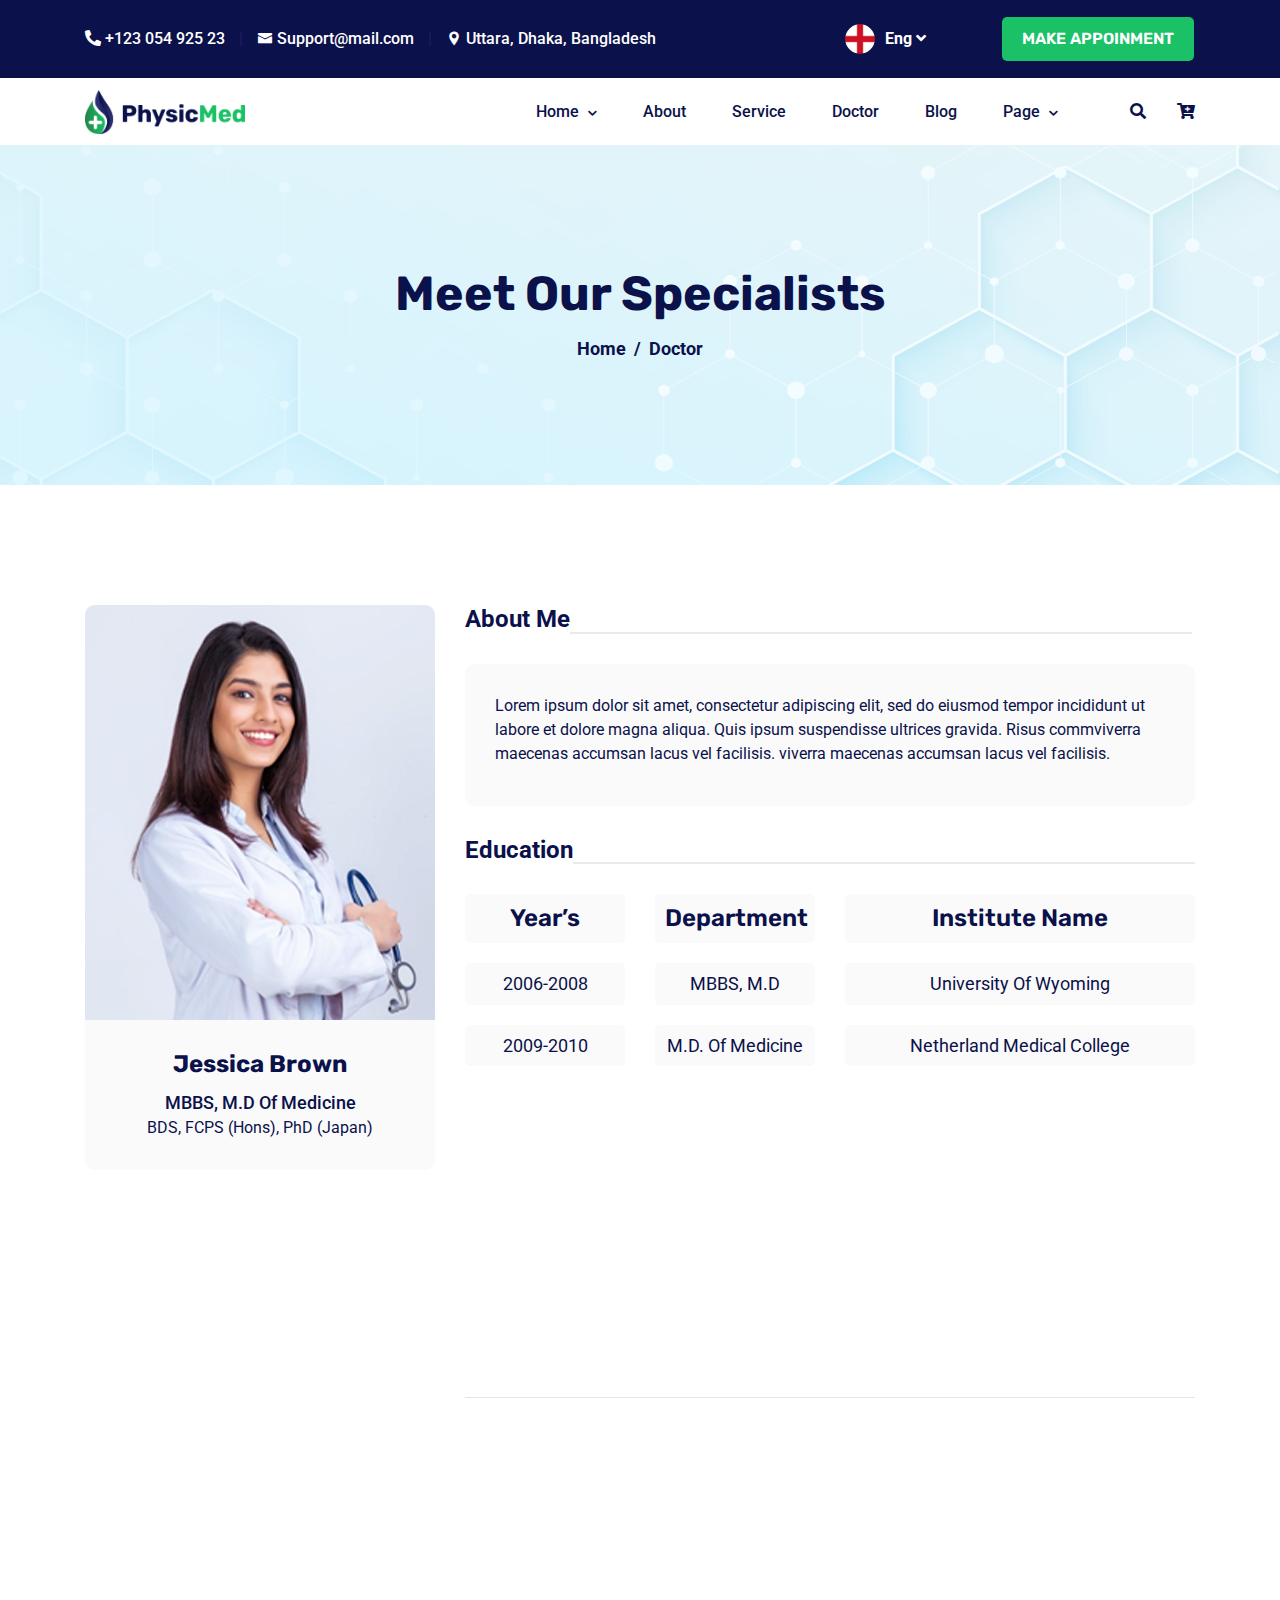
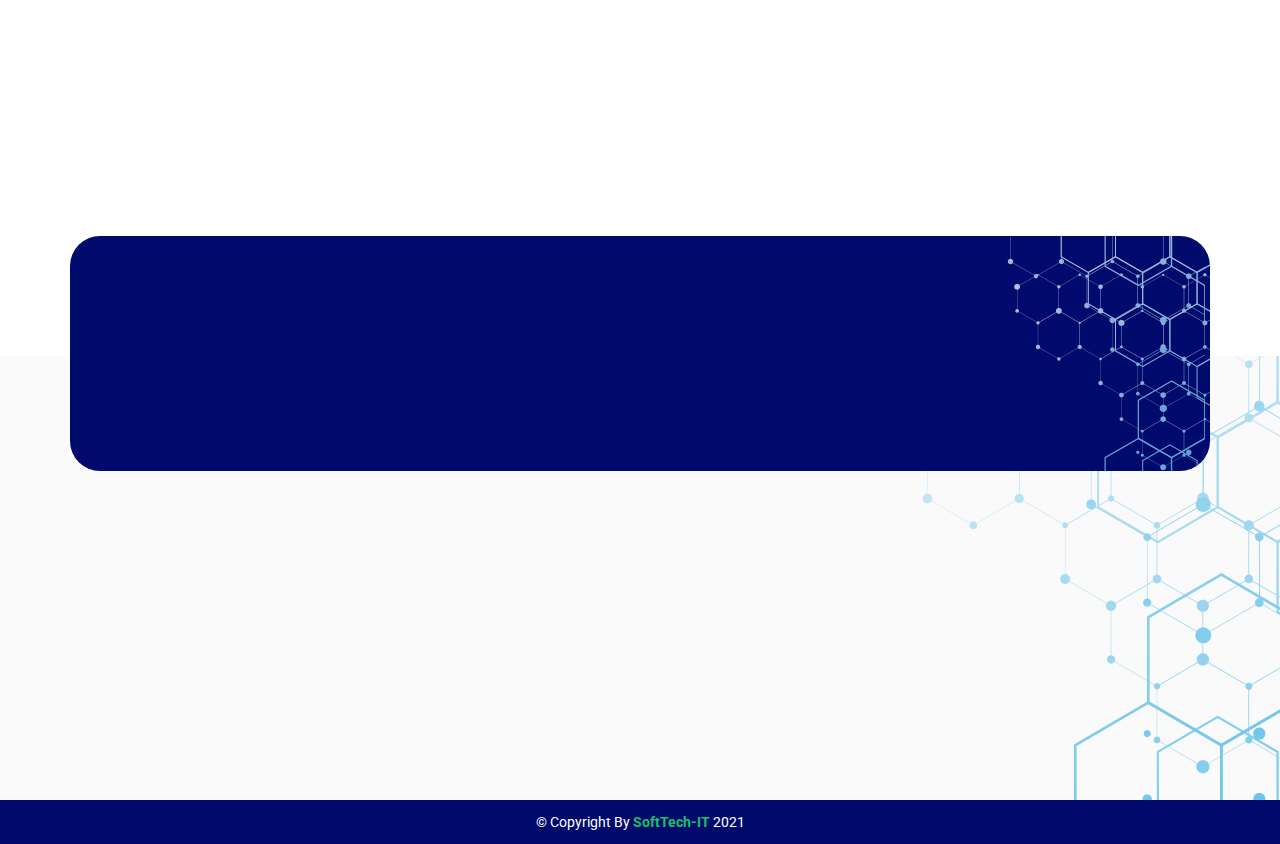
<file: doctor-single.html>
<!DOCTYPE html>
<html lang="en">

<head>
    <!-- Required Meta Tags -->
    <meta charset="UTF-8">
    <meta name="viewport" content="width=device-width, initial-scale=1.0">
    <meta http-equiv="X-UA-Compatible" content="ie=edge">

    <!-- Page Title -->
    <title>Doctor Single - Medical & healthcare HTML5 Template</title>

    <!-- Favicon Icon -->
    <link rel="shortcut icon" href="favicon.png">

    <!-- CSS Files -->
    <link rel="stylesheet" href="assets/css/animate.css">
    <link rel="stylesheet" href="assets/css/bootstrap.min.css">
    <link rel="stylesheet" href="assets/css/font-awsome-all.min.css">
    <link rel="stylesheet" href="assets/css/flaticon.css">
    <link rel="stylesheet" href="assets/css/icofont.min.css">
    <link rel="stylesheet" href="assets/css/magnific-popup.css">
    <link rel="stylesheet" href="assets/css/meanmenu.css">
    <link rel="stylesheet" href="assets/css/slick.css">
    <link rel="stylesheet" href="assets/css/style.css">
</head>

<body>
    <!-- Preloader Starts -->
    <div class="preloader" id="preloader">
        <div class="preloader-inner">
            <div class="spinner">
                <div class="bounce1"></div>
                <div class="bounce2"></div>
                <div class="bounce3"></div>
            </div>
        </div>
    </div>

    <!-- header -->
    <header>
        <div class="header-area">
            <!-- info bar -->
            <div class="info-bar">
                <div class="container">
                    <div class="row align-items-center">
                        <div class="col-lg-8">
                            <div class="contact-box">
                                <span><i class="fas fa-phone-alt"></i> +123 054 925 23</span>
                                <span class="separator">|</span>
                                <span><i class="icofont-envelope"></i> Support@mail.com</span>
                                <span class="separator">|</span>
                                <span><i class="icofont-location-pin"></i> Uttara, Dhaka, Bangladesh</span>
                            </div>
                        </div>
                        <div class="col-lg-4">
                            <div class="lan_wrapper">
                                <div class="lang-switcher">
                                    <span class="flag"><img src="assets/images/eng.png" alt=""></span>
                                    <a href="#" class="lang">Eng<span> <i class="fas fa-angle-down"></i></span></a>
                                    <ul class="lang-list">
                                        <li><span class="flag"><img src="assets/images/eng.png" alt=""></span><a
                                                href="#">Eng</a></li>
                                        <li><span class="flag"><img src="assets/images/bd.png" alt=""></span><a
                                                href="#">Ban</a></li>
                                    </ul>
                                </div>
                                <div class="btn-box d-flex align-items-center">
                                    <a class="btn1" href="#">Make Appoinment</a>
                                </div>
                            </div>
                        </div>
                    </div>
                </div>
            </div>

            <!-- header-top -->
            <div class="header-top">
                <div class="container">
                    <div class="container-wrapper">
                        <div class="row align-items-center">
                            <div class="col-lg-2 col-xl-2 col-md-3 col-4">
                                <div class="logo">
                                    <a href="index.html"> <img src="assets/images/logo.png" alt=""></a>
                                </div>
                            </div>
                            <div class="col-lg-8 col-xl-9 d-none d-lg-block">
                                <nav id="main-menu">
                                    <ul class="main-menu">
                                        <li class="has-submenu"><a href="#">home</a>
                                            <ul class="submenu">
                                                <li><a href="index.html">home 1</a></li>
                                                <li><a href="homepage2.html">home 2</a></li>
                                            </ul>
                                        </li>
                                        <li><a href="about.html">about</a></li>
                                        <li><a href="service.html">service</a></li>
                                        <li><a href="doctor.html">doctor</a></li>
                                        <li><a href="blog.html">blog</a></li>
                                        <li class="has-submenu"><a href="#">page</a>
                                            <ul class="submenu">
                                                <li><a href="appointment.html">appointment</a></li>
                                                <li><a href="doctor-single.html"> doctor single</a></li>
                                                <li><a href="blog-single.html">blog single</a></li>
                                                <li><a href="service-single.html">service single</a></li>
                                                <li><a href="faq.html">faq page</a></li>
                                                <li><a href="404.html">404 page</a></li>
                                            </ul>
                                        </li>
                                    </ul>
                                </nav>
                            </div>
                            <div class="col-lg-1 col-xl-1 col-md-7 col-6">
                                <div class="cart-search">
                                    <a href="#"> <span class="search"><i class="fas fa-search"></i></span></a>
                                    <a href="#"> <span class="cart"><i class="fas fa-cart-plus"></i></span></a>
                                </div>
                            </div>
                        </div>
                        <!-- mobile-menu -->
                        <div class="mobile-menu"></div>
                    </div>
                </div>
            </div>
        </div>
    </header>

    <!-- breadcrumb area -->
    <div class="breadcrumb-area" style="background-image: url('assets/images/breadcrumb.png');">
        <div class="container">
            <div class="row justify-content-center">
                <nav aria-label="breadcrumb">
                    <h2 class="page-title">Meet Our Specialists
                    </h2>
                    <ol class="breadcrumb text-center">
                        <li class="breadcrumb-item"><a href="index.html">Home</a></li>
                        <li class="breadcrumb-item active" aria-current="page">Doctor</li>
                    </ol>
                </nav>
            </div>
        </div>
    </div>

    <div class="doctor-single-wrapper padding-top-120 padding-bottom-70">
        <div class="container">
            <div class="row">
                <div class="col-lg-4">
                    <div class="doctor-sidebar">
                        <!-- doctor info -->
                        <div class="doctor-info wow fadeInUp">
                            <div class="img-box">
                                <img src="assets/images/doctor-single.png" alt="">
                            </div>
                            <div class="cont-box">
                                <h4>Jessica Brown</h4>
                                <span class="des1">MBBS, M.D of Medicine</span>
                                <span class="des2">BDS, FCPS (Hons), PhD (Japan)</span>
                            </div>
                        </div>

                        <!-- doctor-addrs -->
                        <div class="doctor-addrs wow fadeInUp">
                            <h4>contact info</h4>
                            <ul>
                                <li>
                                    <span><i class="icofont-phone"></i></span> +1 561-318-5142
                                </li>
                                <li>
                                    <span><i class="icofont-phone"></i></span> +1 561-318-5142
                                </li>
                                <li>
                                    <span><i class="icofont-email"></i></span> Jesica Brown@qode.com
                                </li>
                            </ul>
                            <h6>Social Media</h6>
                            <div class="social-links">
                                <a href="#"><span class="active"><i class="icofont-twitter"></i></span></a>
                                <a href="#"><span><i class="icofont-facebook"></i></span></a>
                                <a href="#"><span><i class="icofont-instagram"></i></span></a>
                            </div>
                        </div>

                        <!-- emergency -->
                        <div class="emergency-num wow fadeInUp">
                            <div class="img-box">
                                <span><i class="icofont-headphone-alt"></i></span>
                            </div>
                            <div class="cont-box">
                                <h4>Emergency Cases</h4>
                                <span class="num">+001236540256</span>
                            </div>
                        </div>

                    </div>
                </div>
                <div class="col-lg-8">
                    <div class="doctor-cont-wrapper">

                        <div class="single-doc-cont wow fadeInUp">
                            <div class="title-box">
                                <h4>about me
                                </h4>
                            </div>

                            <div class="inner-cont">
                                <p>Lorem ipsum dolor sit amet, consectetur adipiscing elit, sed do eiusmod tempor
                                    incididunt ut labore et dolore magna aliqua. Quis ipsum suspendisse ultrices
                                    gravida. Risus commviverra maecenas accumsan lacus vel facilisis. viverra maecenas
                                    accumsan lacus vel facilisis. </p>
                            </div>
                        </div>

                        <div class="single-doc-cont wow fadeInUp">
                            <div class="title-box">
                                <h4>Education
                                </h4>
                            </div>
                            <div class="row">
                                <div class="col-lg-3 col-md-3">
                                    <div class="single-details">
                                        <h4>Year’s</h4>
                                    </div>
                                    <div class="single-details">
                                        <h5>2006-2008</h5>
                                    </div>
                                    <div class="single-details">
                                        <h5>2009-2010</h5>
                                    </div>
                                </div>
                                <div class="col-lg-3 col-md-3">
                                    <div class="single-details">
                                        <h4>Department</h4>
                                    </div>
                                    <div class="single-details">
                                        <h5>MBBS, M.D</h5>
                                    </div>
                                    <div class="single-details">
                                        <h5>M.D. of Medicine</h5>
                                    </div>
                                </div>
                                <div class="col-lg-6 col-md-6">
                                    <div class="single-details title">
                                        <h4>Institute Name</h4>
                                    </div>
                                    <div class="single-details">
                                        <h5>University of Wyoming</h5>
                                    </div>
                                    <div class="single-details">
                                        <h5>Netherland Medical College</h5>
                                    </div>
                                </div>
                            </div>
                        </div>

                        <div class="single-doc-cont wow fadeInUp">
                            <div class="title-box">
                                <h4>Experience
                                </h4>
                            </div>
                            <div class="row">
                                <div class="col-lg-3 col-md-3">
                                    <div class="single-details">
                                        <h4>Year’s</h4>
                                    </div>
                                    <div class="single-details">
                                        <h5>2006-2008</h5>
                                    </div>
                                    <div class="single-details">
                                        <h5>2009-2010</h5>
                                    </div>
                                </div>
                                <div class="col-lg-3 col-md-3">
                                    <div class="single-details">
                                        <h4>position</h4>
                                    </div>
                                    <div class="single-details">
                                        <h5>senior professor</h5>
                                    </div>
                                    <div class="single-details">
                                        <h5>senior professor</h5>
                                    </div>
                                </div>
                                <div class="col-lg-6 col-md-6">
                                    <div class="single-details title">
                                        <h4>hospital Name</h4>
                                    </div>
                                    <div class="single-details">
                                        <h5>Midtown Medical Clinic</h5>
                                    </div>
                                    <div class="single-details">
                                        <h5>Midtown Medical Clinic</h5>
                                    </div>
                                </div>
                            </div>
                        </div>

                        <!-- separator -->
                        <div class="separator margin-bottom-30 margin-top-30">
                            <hr>
                        </div>

                        <!-- blog-comment-form -->
                        <div class="blog-comment-form  wow fadeInUp">
                            <div class="blog-title">
                                <h4>book an appointment</h4>
                            </div>
                            <form action="#">
                                <div class="row">
                                    <div class="col-md-6">
                                        <div class="input-wrapper">

                                            <input type="text" placeholder="Name">
                                        </div>
                                    </div>
                                    <div class="col-md-6">
                                        <div class="input-wrapper">

                                            <input type="email" placeholder="Email">
                                        </div>

                                    </div>
                                    <div class="col-md-12">
                                        <div class="input-wrapper">
                                            <textarea name="message" placeholder="Comment" id="comment-form"></textarea>
                                        </div>
                                    </div>
                                    <div class="col-12">
                                        <button type="submit" class="btn1">book appointment</button>
                                    </div>
                                </div>

                            </form>
                        </div>
                    </div>
                </div>
            </div>
        </div>
    </div>

    <!-- subs area -->
    <div class="subs-area">
        <div class="container">
            <div class="row subs-wrapper">
                <div class="subs-shape">
                    <img src="assets/images/subs-vec.png" alt="" class="vec1">
                </div>
                <div class="col-lg-12">
                    <div class="row align-items-center">
                        <div class="col-lg-5 col-xl-6 col-12 wow fadeInLeft">
                            <div class="subs-content">
                                <h2>subscribe to our newsletter</h2>
                            </div>
                        </div>
                        <div class="col-lg-7 col-xl-6 col-12 wow fadeInRight">
                            <div class="subs-form">
                                <form action="#">
                                    <input type="email" placeholder="Enter your email address">
                                    <button type="submit">subscribe</button>
                                </form>
                            </div>
                        </div>
                    </div>
                </div>
            </div>
        </div>
    </div>

    <!-- footer area -->
    <footer>
        <div class="footer-area">
            <div class="foo_top padding-bottom-65">
                <div class="foo_top_shapes">
                    <img src="assets/images/foo-vec.png" alt="" class="vec1">
                </div>
                <div class="container">
                    <div class="row">
                        <div class="col-lg-3 col-md-6 col-sm-6 col-12 wow fadeInUp" data-wow-delay=".2s">
                            <div class="foo-widget">
                                <div class="logo">
                                    <a href="index.html"> <img src="assets/images/logo.png" alt=""></a>
                                </div>
                                <p>Outsource your HR functions to industry-specialized experts.</p>
                                <div class="social-links">
                                    <a href="#"><span class="active"><i class="icofont-facebook"></i></span></a>

                                    <a href="#"><span><i class="icofont-twitter"></i></span></a>

                                    <a href="#"><span><i class="icofont-instagram"></i></span></a>

                                    <a href="#"><span><i class="icofont-pinterest"></i></span></a>
                                </div>
                            </div>
                        </div>
                        <div class="col-lg-3 col-md-6 col-sm-6 col-12 wow fadeInUp" data-wow-delay=".4s">
                            <div class="foo-widget">
                                <h4>usefull links</h4>
                                <ul>
                                    <li><a href="index.html">home</a> </li>
                                    <li><a href="about.html">about us</a> </li>
                                    <li><a href="service.html">service</a> </li>
                                    <li><a href="faq.html">FAQs</a></li>
                                    <li><a href="#">contact</a> </li>
                                </ul>
                            </div>
                        </div>
                        <div class="col-lg-3 col-md-6 col-sm-6 col-12 wow fadeInUp" data-wow-delay=".6s">
                            <div class="foo-widget">
                                <h4>our service</h4>
                                <ul>
                                    <li><a href="service-single.html">dental surgery</a> </li>
                                    <li><a href="service-single.html">orthopaedic</a> </li>
                                    <li><a href="service-single.html">general surgery</a> </li>
                                    <li><a href="service-single.html">neurology</a></li>
                                    <li><a href="service-single.html">women healthcare</a> </li>
                                </ul>
                            </div>
                        </div>
                        <div class="col-lg-3 col-md-6 col-sm-6 col-12 wow fadeInUp" data-wow-delay=".8s">
                            <div class="foo-widget">
                                <h4>get in touch</h4>
                                <ul>
                                    <li>
                                        <span><i class="icofont-phone"></i></span> +1 561-318-5142
                                    </li>
                                    <li>
                                        <span><i class="icofont-email"></i></span> support@gmail.com
                                    </li>
                                    <li>
                                        <span><i class="icofont-ui-home"></i></span>
                                        Uttara,Dhaka-1230
                                        Bangladesh
                                    </li>
                                </ul>
                            </div>
                        </div>
                    </div>
                </div>
            </div>
            <div class="foo_btm">
                <div class="container">
                    <div class="row align-items-center">
                        <div class="col-12">
                            <div class="copyright-text">
                                <span> &copy; copyright by <a href="#"><b>SoftTech-IT</b></a> 2021</span>
                            </div>
                        </div>
                    </div>
                </div>
            </div>
        </div>
    </footer>


    <!-- scroll to up -->
    <div class="scrollup"><i class="fas fa-angle-double-up"></i></div>

    <!-- Javascript Files -->
    <script src="assets/js/vendor/jquery-2.2.4.min.js"></script>
    <script src="assets/js/vendor/bootstrap.min.js"></script>
    <script src="assets/js/vendor/slick.min.js"></script>
    <script src="assets/js/vendor/counterup.min.js"></script>
    <script src="assets/js/vendor/jquery.meanmenu.min.js"></script>
    <script src="assets/js/vendor/jquery.magnific-popup.min.js"></script>
    <script src="assets/js/vendor/isotope.pkgd.min.js"></script>
    <script src="assets/js/vendor/waypoints.min.js"></script>
    <script src="assets/js/vendor/easing.min.js"></script>
    <script src="assets/js/vendor/wow.min.js"></script>
    <script src="assets/js/main.js"></script>
</body>

</html>
</file>
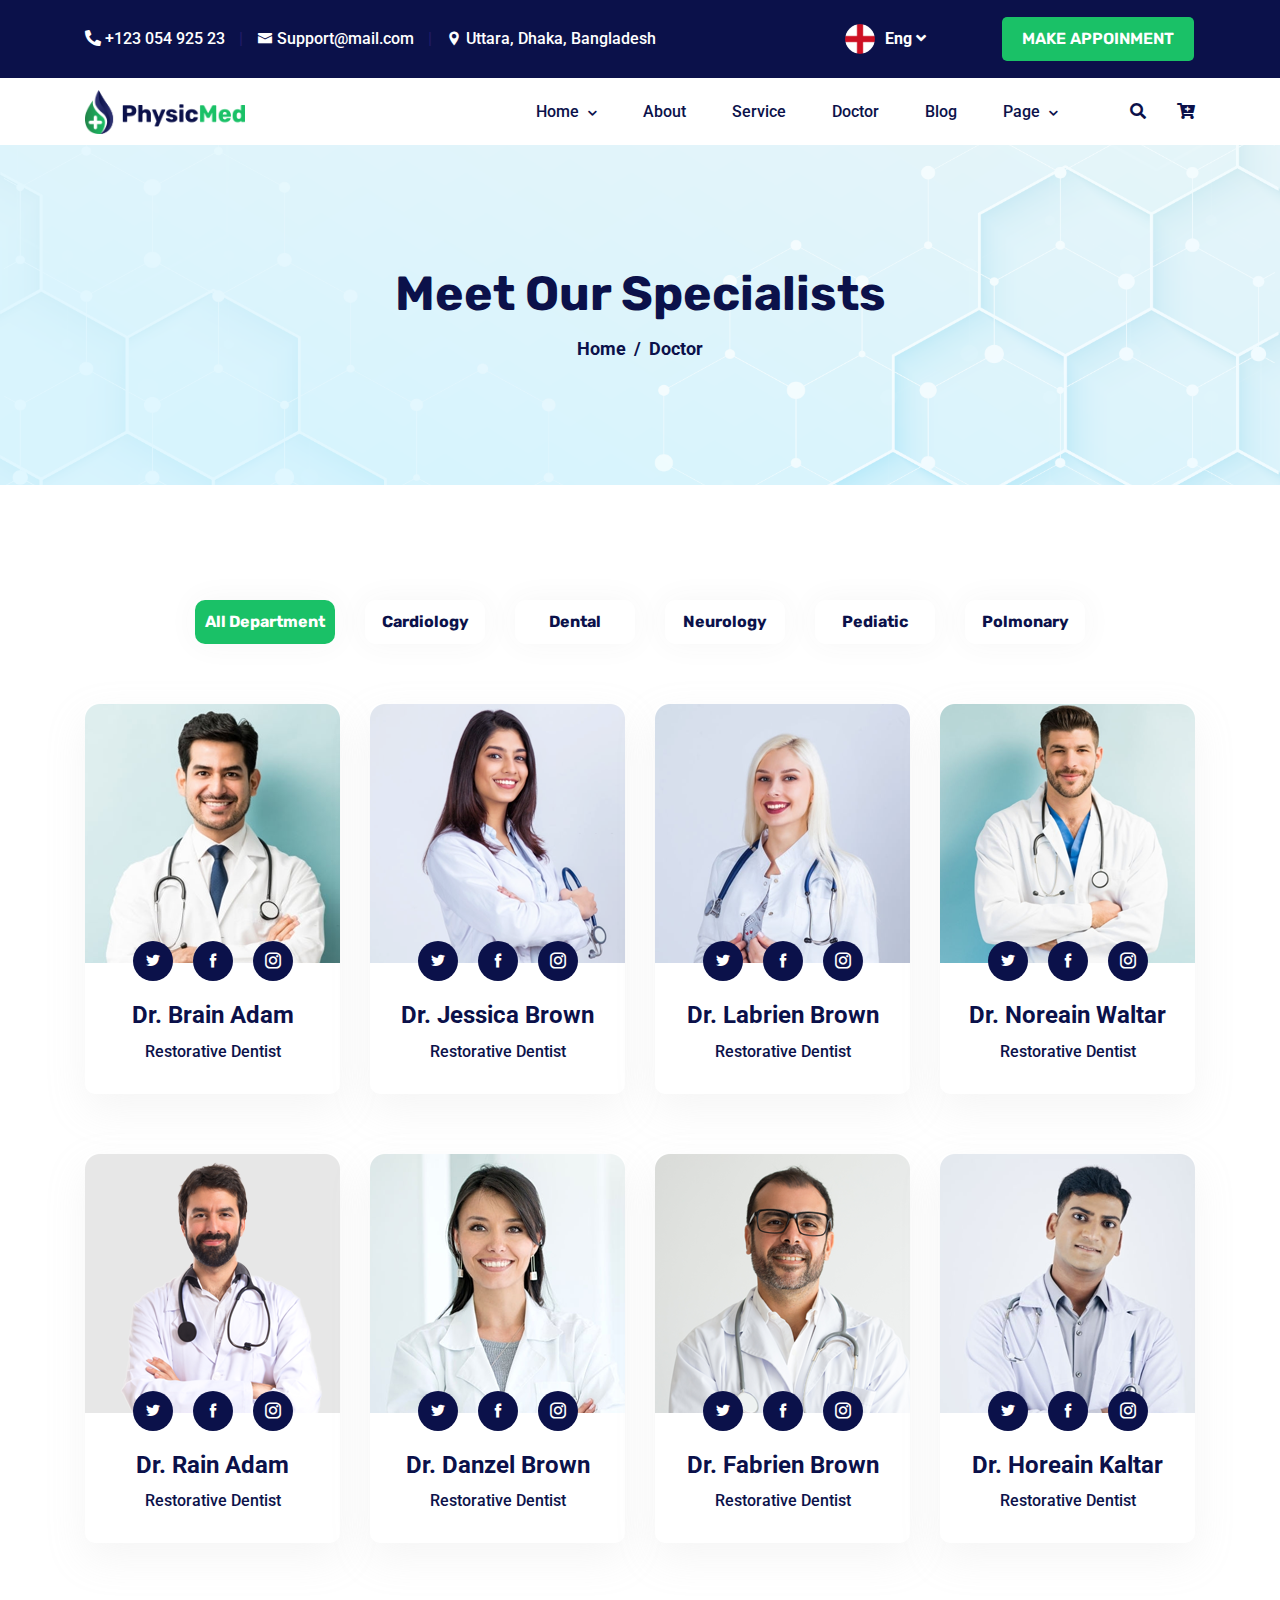
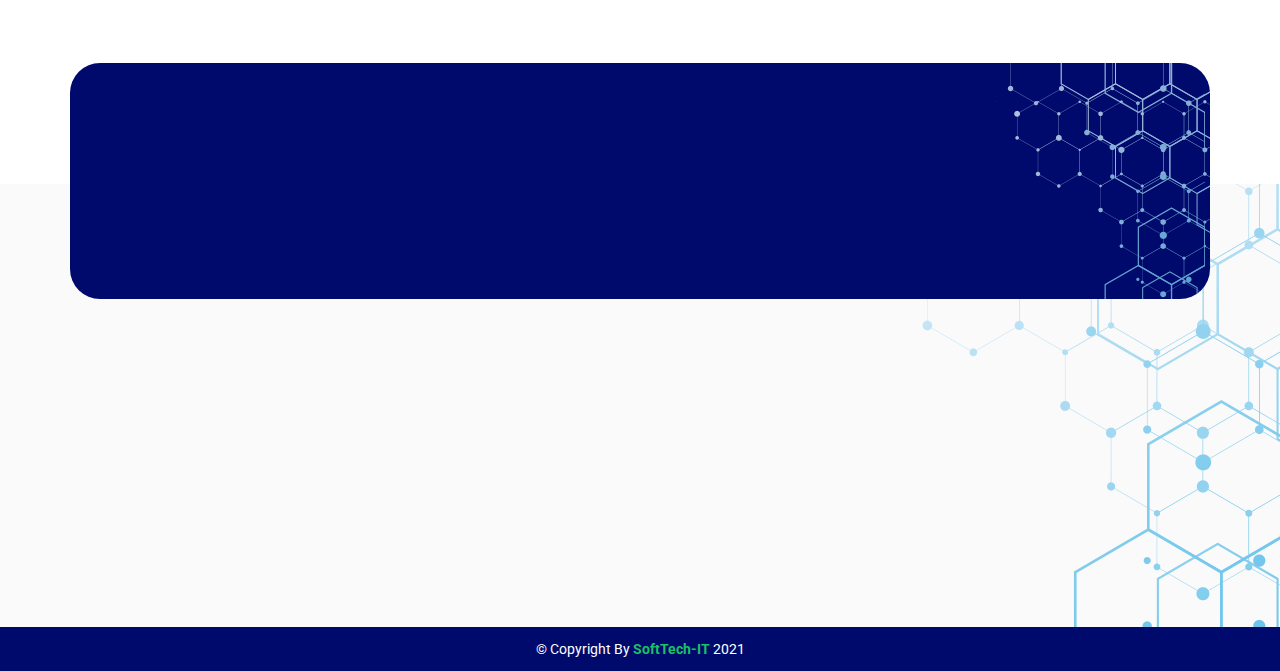
<file: doctor.html>
<!DOCTYPE html>
<html lang="en">

<head>
    <!-- Required Meta Tags -->
    <meta charset="UTF-8">
    <meta name="viewport" content="width=device-width, initial-scale=1.0">
    <meta http-equiv="X-UA-Compatible" content="ie=edge">

    <!-- Page Title -->
    <title>Doctor Page - Medical & healthcare HTML5 Template</title>

    <!-- Favicon Icon -->
    <link rel="shortcut icon" href="favicon.png">

    <!-- CSS Files -->
    <link rel="stylesheet" href="assets/css/animate.css">
    <link rel="stylesheet" href="assets/css/bootstrap.min.css">
    <link rel="stylesheet" href="assets/css/font-awsome-all.min.css">
    <link rel="stylesheet" href="assets/css/flaticon.css">
    <link rel="stylesheet" href="assets/css/icofont.min.css">
    <link rel="stylesheet" href="assets/css/meanmenu.css">
    <link rel="stylesheet" href="assets/css/magnific-popup.css">
    <link rel="stylesheet" href="assets/css/slick.css">
    <link rel="stylesheet" href="assets/css/style.css">
</head>

<body>
    <!-- Preloader Starts -->
    <div class="preloader" id="preloader">
        <div class="preloader-inner">
            <div class="spinner">
                <div class="bounce1"></div>
                <div class="bounce2"></div>
                <div class="bounce3"></div>
            </div>
        </div>
    </div>

    <!-- header -->
    <header>
        <div class="header-area">
            <!-- info bar -->
            <div class="info-bar">
                <div class="container">
                    <div class="row align-items-center">
                        <div class="col-lg-8">
                            <div class="contact-box">
                                <span><i class="fas fa-phone-alt"></i> +123 054 925 23</span>
                                <span class="separator">|</span>
                                <span><i class="icofont-envelope"></i> Support@mail.com</span>
                                <span class="separator">|</span>
                                <span><i class="icofont-location-pin"></i> Uttara, Dhaka, Bangladesh</span>
                            </div>
                        </div>
                        <div class="col-lg-4">
                            <div class="lan_wrapper">
                                <div class="lang-switcher">
                                    <span class="flag"><img src="assets/images/eng.png" alt=""></span>
                                    <a href="#" class="lang">Eng<span> <i class="fas fa-angle-down"></i></span></a>
                                    <ul class="lang-list">
                                        <li><span class="flag"><img src="assets/images/eng.png" alt=""></span><a
                                                href="#">Eng</a></li>
                                        <li><span class="flag"><img src="assets/images/bd.png" alt=""></span><a
                                                href="#">Ban</a></li>
                                    </ul>
                                </div>
                                <div class="btn-box d-flex align-items-center">
                                    <a class="btn1" href="#">Make Appoinment</a>
                                </div>
                            </div>
                        </div>
                    </div>
                </div>
            </div>

            <!-- header-top -->
            <div class="header-top">
                <div class="container">
                    <div class="container-wrapper">
                        <div class="row align-items-center">
                            <div class="col-lg-2 col-xl-2 col-md-3 col-4">
                                <div class="logo">
                                    <a href="index.html"> <img src="assets/images/logo.png" alt=""></a>
                                </div>
                            </div>
                            <div class="col-lg-8 col-xl-9 d-none d-lg-block">
                                <nav id="main-menu">
                                    <ul class="main-menu">
                                        <li class="has-submenu"><a href="#">home</a>
                                            <ul class="submenu">
                                                <li><a href="index.html">home 1</a></li>
                                                <li><a href="homepage2.html">home 2</a></li>
                                            </ul>
                                        </li>
                                        <li><a href="about.html">about</a></li>
                                        <li><a href="service.html">service</a></li>
                                        <li><a href="doctor.html">doctor</a></li>
                                        <li><a href="blog.html">blog</a></li>
                                        <li class="has-submenu"><a href="#">page</a>
                                            <ul class="submenu">
                                                <li><a href="appointment.html">appointment</a></li>
                                                <li><a href="doctor-single.html"> doctor single</a></li>
                                                <li><a href="blog-single.html">blog single</a></li>
                                                <li><a href="service-single.html">service single</a></li>
                                                <li><a href="faq.html">faq page</a></li>
                                                <li><a href="404.html">404 page</a></li>
                                            </ul>
                                        </li>
                                    </ul>
                                </nav>
                            </div>
                            <div class="col-lg-1 col-xl-1 col-md-7 col-6">
                                <div class="cart-search">
                                    <a href="#"> <span class="search"><i class="fas fa-search"></i></span></a>
                                    <a href="#"> <span class="cart"><i class="fas fa-cart-plus"></i></span></a>
                                </div>
                            </div>
                        </div>
                        <!-- mobile-menu -->
                        <div class="mobile-menu"></div>
                    </div>
                </div>
            </div>
        </div>
    </header>

    <!-- breadcrumb area -->
    <div class="breadcrumb-area" style="background-image: url('assets/images/breadcrumb.png');">
        <div class="container">
            <div class="row justify-content-center">
                <nav aria-label="breadcrumb">
                    <h2 class="page-title">Meet Our Specialists
                    </h2>
                    <ol class="breadcrumb text-center">
                        <li class="breadcrumb-item"><a href="index.html">Home</a></li>
                        <li class="breadcrumb-item active" aria-current="page">doctor</li>
                    </ol>
                </nav>
            </div>
        </div>
    </div>

    <!-- team area -->
    <div class="team-area doc-team-area padding-top-115 padding-bottom-40">
        <div class="container">
            <div class="row margin-bottom-30">
                <div class="col-lg-12">
                    <div class="button-group filter-button-group">
                        <button class="active" data-filter="*">all department</button>
                        <button data-filter=".cardio">Cardiology</button>
                        <button data-filter=".den">dental</button>
                        <button data-filter=".neu">neurology</button>
                        <button data-filter=".ped">pediatic</button>
                        <button data-filter=".pol">polmonary</button>
                    </div>
                </div>
            </div>
            <div class="row justify-content-center grid">
                <div class="col-sm-6 col-md-6 col-lg-3 col-xl-3 grid-item neu ped pol margin-bottom-30">
                    <div class="single-team">
                        <div class="img-box">
                            <img src="assets/images/team1.png" alt="">
                        </div>
                        <div class="cont-box">
                            <div class="social-links">
                                <a href="#"><span><i class="icofont-twitter"></i></span></a>
                                <a href="#"><span><i class="icofont-facebook"></i></span></a>
                                <a href="#"><span><i class="icofont-instagram"></i></span></a>
                            </div>
                            <h4><a href="doctor-single.html">Dr. Brain Adam</a></h4>
                            <span class="desig">Restorative Dentist</span>
                            <a href="doctor-single.html" class="link">learn more <span><i
                                        class="icofont-simple-right"></i></span></a>
                        </div>
                    </div>
                </div>
                <div class="col-sm-6 col-md-6 col-lg-3 col-xl-3 grid-item cardio  ped pol margin-bottom-30">
                    <div class="single-team">
                        <div class="img-box">
                            <img src="assets/images/team2.png" alt="">
                        </div>
                        <div class="cont-box">
                            <div class="social-links">
                                <a href="#"><span><i class="icofont-twitter"></i></span></a>
                                <a href="#"><span><i class="icofont-facebook"></i></span></a>
                                <a href="#"><span><i class="icofont-instagram"></i></span></a>
                            </div>
                            <h4><a href="doctor-single.html">Dr. jessica brown</a></h4>
                            <span class="desig">Restorative Dentist</span>
                            <a href="doctor-single.html" class="link">learn more <span><i
                                        class="icofont-simple-right"></i></span></a>
                        </div>
                    </div>
                </div>
                <div class="col-sm-6 col-md-6 col-lg-3 col-xl-3 grid-item cardio den neu margin-bottom-30">
                    <div class="single-team">
                        <div class="img-box">
                            <img src="assets/images/team3.png" alt="">
                        </div>
                        <div class="cont-box">
                            <div class="social-links">
                                <a href="#"><span><i class="icofont-twitter"></i></span></a>
                                <a href="#"><span><i class="icofont-facebook"></i></span></a>
                                <a href="#"><span><i class="icofont-instagram"></i></span></a>
                            </div>
                            <h4><a href="doctor-single.html">Dr. labrien brown</a></h4>
                            <span class="desig">Restorative Dentist</span>
                            <a href="doctor-single.html" class="link">learn more <span><i
                                        class="icofont-simple-right"></i></span></a>
                        </div>
                    </div>
                </div>
                <div class="col-sm-6 col-md-6 col-lg-3 col-xl-3 grid-item  neu ped pol margin-bottom-30">
                    <div class="single-team">
                        <div class="img-box">
                            <img src="assets/images/team4.png" alt="">
                        </div>
                        <div class="cont-box">
                            <div class="social-links">
                                <a href="#"><span><i class="icofont-twitter"></i></span></a>
                                <a href="#"><span><i class="icofont-facebook"></i></span></a>
                                <a href="#"><span><i class="icofont-instagram"></i></span></a>
                            </div>
                            <h4><a href="doctor-single.html">Dr. Noreain waltar</a></h4>
                            <span class="desig">Restorative Dentist</span>
                            <a href="doctor-single.html" class="link">learn more <span><i
                                        class="icofont-simple-right"></i></span></a>
                        </div>
                    </div>
                </div>


                <div class="col-sm-6 col-md-6 col-lg-3 col-xl-3 grid-item cardio den  pol margin-bottom-30">
                    <div class="single-team">
                        <div class="img-box">
                            <img src="assets/images/team01.png" alt="">
                        </div>
                        <div class="cont-box">
                            <div class="social-links">
                                <a href="#"><span><i class="icofont-twitter"></i></span></a>
                                <a href="#"><span><i class="icofont-facebook"></i></span></a>
                                <a href="#"><span><i class="icofont-instagram"></i></span></a>
                            </div>
                            <h4><a href="doctor-single.html">Dr. Rain Adam</a></h4>
                            <span class="desig">Restorative Dentist</span>
                            <a href="doctor-single.html" class="link">learn more <span><i
                                        class="icofont-simple-right"></i></span></a>
                        </div>
                    </div>
                </div>
                <div class="col-sm-6 col-md-6 col-lg-3 col-xl-3 grid-item neu ped pol margin-bottom-30">
                    <div class="single-team">
                        <div class="img-box">
                            <img src="assets/images/team02.png" alt="">
                        </div>
                        <div class="cont-box">
                            <div class="social-links">
                                <a href="#"><span><i class="icofont-twitter"></i></span></a>
                                <a href="#"><span><i class="icofont-facebook"></i></span></a>
                                <a href="#"><span><i class="icofont-instagram"></i></span></a>
                            </div>
                            <h4><a href="doctor-single.html">Dr. Danzel brown</a></h4>
                            <span class="desig">Restorative Dentist</span>
                            <a href="doctor-single.html" class="link">learn more <span><i
                                        class="icofont-simple-right"></i></span></a>
                        </div>
                    </div>
                </div>
                <div class="col-sm-6 col-md-6 col-lg-3 col-xl-3 grid-item  neu ped pol margin-bottom-30">
                    <div class="single-team">
                        <div class="img-box">
                            <img src="assets/images/team03.png" alt="">
                        </div>
                        <div class="cont-box">
                            <div class="social-links">
                                <a href="#"><span><i class="icofont-twitter"></i></span></a>
                                <a href="#"><span><i class="icofont-facebook"></i></span></a>
                                <a href="#"><span><i class="icofont-instagram"></i></span></a>
                            </div>
                            <h4><a href="doctor-single.html">Dr. Fabrien brown</a></h4>
                            <span class="desig">Restorative Dentist</span>
                            <a href="doctor-single.html" class="link">learn more <span><i
                                        class="icofont-simple-right"></i></span></a>
                        </div>
                    </div>
                </div>
                <div class="col-sm-6 col-md-6 col-lg-3 col-xl-3 grid-item  ped pol margin-bottom-30">
                    <div class="single-team">
                        <div class="img-box">
                            <img src="assets/images/team04.png" alt="">
                        </div>
                        <div class="cont-box">
                            <div class="social-links">
                                <a href="#"><span><i class="icofont-twitter"></i></span></a>
                                <a href="#"><span><i class="icofont-facebook"></i></span></a>
                                <a href="#"><span><i class="icofont-instagram"></i></span></a>
                            </div>
                            <h4><a href="doctor-single.html">Dr. Horeain Kaltar</a></h4>
                            <span class="desig">Restorative Dentist</span>
                            <a href="doctor-single.html" class="link">learn more <span><i
                                        class="icofont-simple-right"></i></span></a>
                        </div>
                    </div>
                </div>
            </div>
        </div>
    </div>

    <!-- subs area -->
    <div class="subs-area">
        <div class="container">
            <div class="row subs-wrapper">
                <div class="subs-shape">
                    <img src="assets/images/subs-vec.png" alt="" class="vec1">
                </div>
                <div class="col-lg-12">
                    <div class="row align-items-center">
                        <div class="col-lg-5 col-xl-6 col-12 wow fadeInLeft">
                            <div class="subs-content">
                                <h2>subscribe to our newsletter</h2>
                            </div>
                        </div>
                        <div class="col-lg-7 col-xl-6 col-12 wow fadeInRight">
                            <div class="subs-form">
                                <form action="#">
                                    <input type="email" placeholder="Enter your email address">
                                    <button type="submit">subscribe</button>
                                </form>
                            </div>
                        </div>
                    </div>
                </div>
            </div>
        </div>
    </div>

    <!-- footer area -->
    <footer>
        <div class="footer-area">
            <div class="foo_top padding-bottom-65">
                <div class="foo_top_shapes">
                    <img src="assets/images/foo-vec.png" alt="" class="vec1">
                </div>
                <div class="container">
                    <div class="row">
                        <div class="col-lg-3 col-md-6 col-sm-6 col-12 wow fadeInUp" data-wow-delay=".2s">
                            <div class="foo-widget">
                                <div class="logo">
                                    <a href="index.html"> <img src="assets/images/logo.png" alt=""></a>
                                </div>
                                <p>Outsource your HR functions to industry-specialized experts.</p>
                                <div class="social-links">
                                    <a href="#"><span class="active"><i class="icofont-facebook"></i></span></a>

                                    <a href="#"><span><i class="icofont-twitter"></i></span></a>

                                    <a href="#"><span><i class="icofont-instagram"></i></span></a>

                                    <a href="#"><span><i class="icofont-pinterest"></i></span></a>
                                </div>
                            </div>
                        </div>
                        <div class="col-lg-3 col-md-6 col-sm-6 col-12 wow fadeInUp" data-wow-delay=".4s">
                            <div class="foo-widget">
                                <h4>usefull links</h4>
                                <ul>
                                    <li><a href="index.html">home</a> </li>
                                    <li><a href="about.html">about us</a> </li>
                                    <li><a href="service.html">service</a> </li>
                                    <li><a href="faq.html">FAQs</a></li>
                                    <li><a href="#">contact</a> </li>
                                </ul>
                            </div>
                        </div>
                        <div class="col-lg-3 col-md-6 col-sm-6 col-12 wow fadeInUp" data-wow-delay=".6s">
                            <div class="foo-widget">
                                <h4>our service</h4>
                                <ul>
                                    <li><a href="service-single.html">dental surgery</a> </li>
                                    <li><a href="service-single.html">orthopaedic</a> </li>
                                    <li><a href="service-single.html">general surgery</a> </li>
                                    <li><a href="service-single.html">neurology</a></li>
                                    <li><a href="service-single.html">women healthcare</a> </li>
                                </ul>
                            </div>
                        </div>
                        <div class="col-lg-3 col-md-6 col-sm-6 col-12 wow fadeInUp" data-wow-delay=".8s">
                            <div class="foo-widget">
                                <h4>get in touch</h4>
                                <ul>
                                    <li>
                                        <span><i class="icofont-phone"></i></span> +1 561-318-5142
                                    </li>
                                    <li>
                                        <span><i class="icofont-email"></i></span> support@gmail.com
                                    </li>
                                    <li>
                                        <span><i class="icofont-ui-home"></i></span>
                                        Uttara,Dhaka-1230
                                        Bangladesh
                                    </li>
                                </ul>
                            </div>
                        </div>
                    </div>
                </div>
            </div>
            <div class="foo_btm">
                <div class="container">
                    <div class="row align-items-center">
                        <div class="col-12">
                            <div class="copyright-text">
                                <span> &copy; copyright by <a href="#"><b>SoftTech-IT</b></a> 2021</span>
                            </div>
                        </div>
                    </div>
                </div>
            </div>
        </div>
    </footer>


    <!-- scroll to up -->
    <div class="scrollup"><i class="fas fa-angle-double-up"></i></div>

    <!-- Javascript Files -->
    <script src="assets/js/vendor/jquery-2.2.4.min.js"></script>
    <script src="assets/js/vendor/bootstrap.min.js"></script>
    <script src="assets/js/vendor/slick.min.js"></script>
    <script src="assets/js/vendor/counterup.min.js"></script>
    <script src="assets/js/vendor/jquery.meanmenu.min.js"></script>
    <script src="assets/js/vendor/isotope.pkgd.min.js"></script>
    <script src="assets/js/vendor/waypoints.min.js"></script>
    <script src="assets/js/vendor/jquery.magnific-popup.min.js"></script>
    <script src="assets/js/vendor/easing.min.js"></script>
    <script src="assets/js/vendor/wow.min.js"></script>
    <script src="assets/js/main.js"></script>
</body>

</html>
</file>
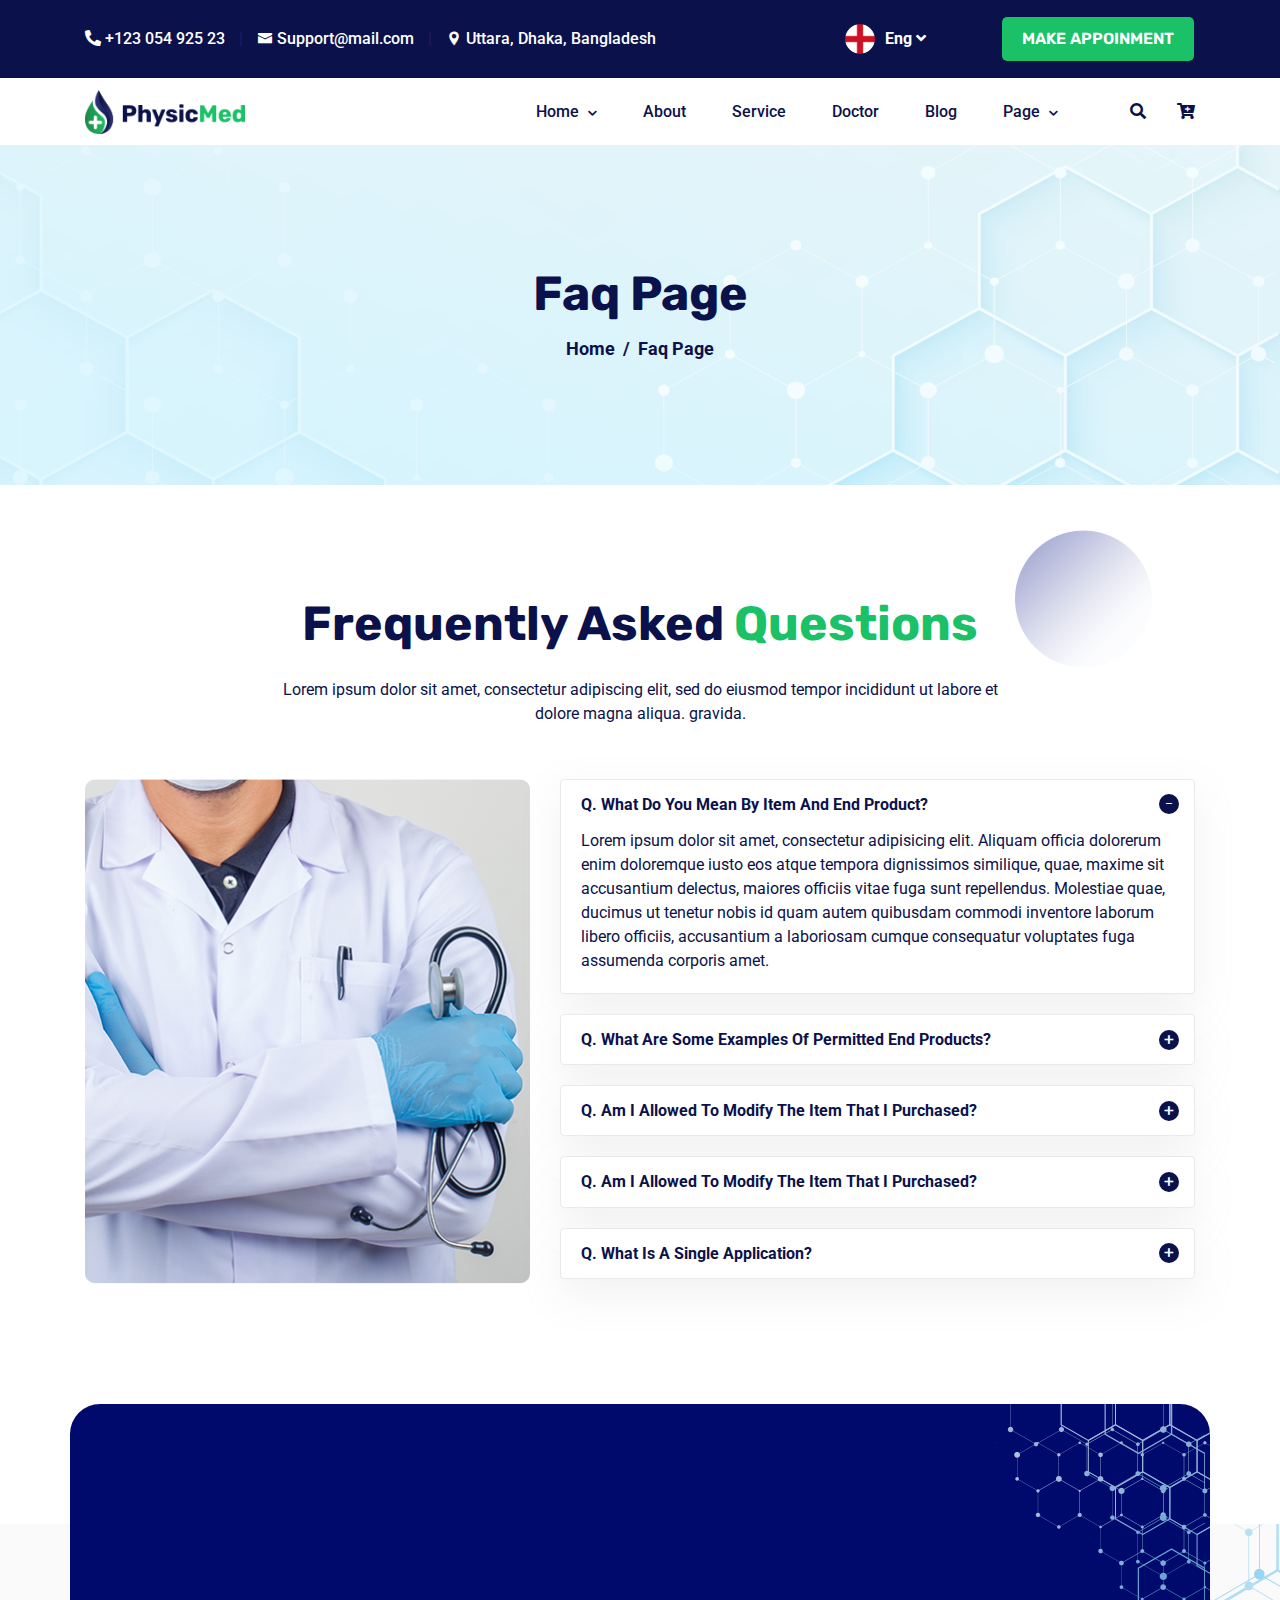
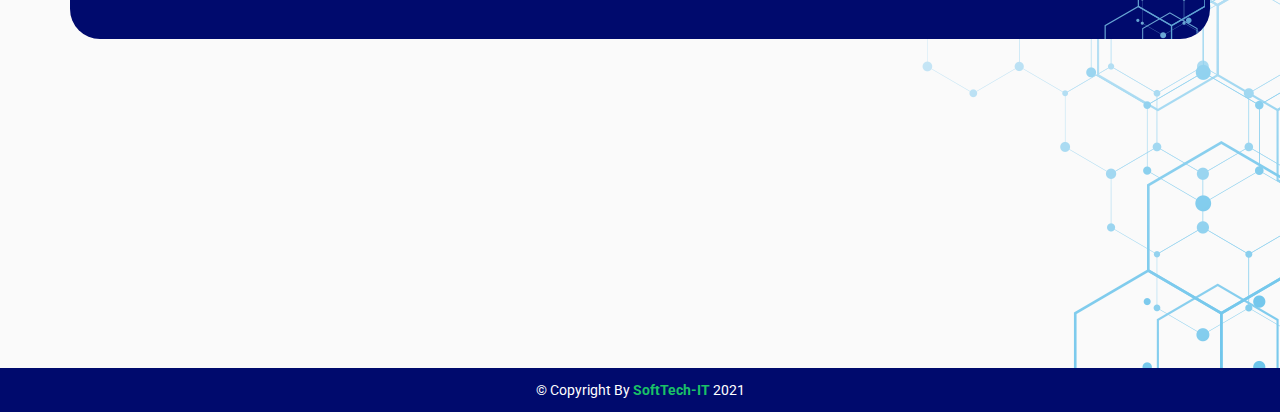
<file: faq.html>
<!DOCTYPE html>
<html lang="en">

<head>
    <!-- Required Meta Tags -->
    <meta charset="UTF-8">
    <meta name="viewport" content="width=device-width, initial-scale=1.0">
    <meta http-equiv="X-UA-Compatible" content="ie=edge">

    <!-- Page Title -->
    <title>Faq Page - Medical & healthcare HTML5 Template</title>

    <!-- Favicon Icon -->
    <link rel="shortcut icon" href="favicon.png">

    <!-- CSS Files -->
    <link rel="stylesheet" href="assets/css/animate.css">
    <link rel="stylesheet" href="assets/css/bootstrap.min.css">
    <link rel="stylesheet" href="assets/css/font-awsome-all.min.css">
    <link rel="stylesheet" href="assets/css/flaticon.css">
    <link rel="stylesheet" href="assets/css/icofont.min.css">
    <link rel="stylesheet" href="assets/css/meanmenu.css">
    <link rel="stylesheet" href="assets/css/magnific-popup.css">
    <link rel="stylesheet" href="assets/css/slick.css">
    <link rel="stylesheet" href="assets/css/style.css">
</head>

<body>
    <!-- Preloader Starts -->
    <div class="preloader" id="preloader">
        <div class="preloader-inner">
            <div class="spinner">
                <div class="bounce1"></div>
                <div class="bounce2"></div>
                <div class="bounce3"></div>
            </div>
        </div>
    </div>

    <!-- header -->
    <header>
        <div class="header-area">
            <!-- info bar -->
            <div class="info-bar">
                <div class="container">
                    <div class="row align-items-center">
                        <div class="col-lg-8">
                            <div class="contact-box">
                                <span><i class="fas fa-phone-alt"></i> +123 054 925 23</span>
                                <span class="separator">|</span>
                                <span><i class="icofont-envelope"></i> Support@mail.com</span>
                                <span class="separator">|</span>
                                <span><i class="icofont-location-pin"></i> Uttara, Dhaka, Bangladesh</span>
                            </div>
                        </div>
                        <div class="col-lg-4">
                            <div class="lan_wrapper">
                                <div class="lang-switcher">
                                    <span class="flag"><img src="assets/images/eng.png" alt=""></span>
                                    <a href="#" class="lang">Eng<span> <i class="fas fa-angle-down"></i></span></a>
                                    <ul class="lang-list">
                                        <li><span class="flag"><img src="assets/images/eng.png" alt=""></span><a
                                                href="#">Eng</a></li>
                                        <li><span class="flag"><img src="assets/images/bd.png" alt=""></span><a
                                                href="#">Ban</a></li>
                                    </ul>
                                </div>
                                <div class="btn-box d-flex align-items-center">
                                    <a class="btn1" href="#">Make Appoinment</a>
                                </div>
                            </div>
                        </div>
                    </div>
                </div>
            </div>

            <!-- header-top -->
            <div class="header-top">
                <div class="container">
                    <div class="container-wrapper">
                        <div class="row align-items-center">
                            <div class="col-lg-2 col-xl-2 col-md-3 col-4">
                                <div class="logo">
                                    <a href="index.html"> <img src="assets/images/logo.png" alt=""></a>
                                </div>
                            </div>
                            <div class="col-lg-8 col-xl-9 d-none d-lg-block">
                                <nav id="main-menu">
                                    <ul class="main-menu">
                                        <li class="has-submenu"><a href="#">home</a>
                                            <ul class="submenu">
                                                <li><a href="index.html">home 1</a></li>
                                                <li><a href="homepage2.html">home 2</a></li>
                                            </ul>
                                        </li>
                                        <li><a href="about.html">about</a></li>
                                        <li><a href="service.html">service</a></li>
                                        <li><a href="doctor.html">doctor</a></li>
                                        <li><a href="blog.html">blog</a></li>
                                        <li class="has-submenu"><a href="#">page</a>
                                            <ul class="submenu">
                                                <li><a href="appointment.html">appointment</a></li>
                                                <li><a href="doctor-single.html"> doctor single</a></li>
                                                <li><a href="blog-single.html">blog single</a></li>
                                                <li><a href="service-single.html">service single</a></li>
                                                <li><a href="faq.html">faq page</a></li>
                                                <li><a href="404.html">404 page</a></li>
                                            </ul>
                                        </li>
                                    </ul>
                                </nav>
                            </div>
                            <div class="col-lg-1 col-xl-1 col-md-7 col-6">
                                <div class="cart-search">
                                    <a href="#"> <span class="search"><i class="fas fa-search"></i></span></a>
                                    <a href="#"> <span class="cart"><i class="fas fa-cart-plus"></i></span></a>
                                </div>
                            </div>
                        </div>
                        <!-- mobile-menu -->
                        <div class="mobile-menu"></div>
                    </div>
                </div>
            </div>
        </div>
    </header>

    <!-- breadcrumb area -->
    <div class="breadcrumb-area" style="background-image: url('assets/images/breadcrumb.png');">
        <div class="container">
            <div class="row justify-content-center">
                <nav aria-label="breadcrumb">
                    <h2 class="page-title">Faq Page</h2>
                    <ol class="breadcrumb text-center">
                        <li class="breadcrumb-item"><a href="index.html">Home</a></li>
                        <li class="breadcrumb-item active" aria-current="page">Faq Page</li>
                    </ol>
                </nav>
            </div>
        </div>
    </div>

    <!-- faq area -->
    <div class="faq-area m-faq-area padding-top-115">
        <div class="faq-shapes">
            <img src="assets/images/faq-vec1.png" alt="" class="vec1 item-animateOne">
            <img src="assets/images/faq-vec2.png" alt="" class="vec2 wow zoomIn">
        </div>
        <div class="container">
            <div class="row justify-content-center">
                <div class="col-lg-8">
                    <div class="common-title text-center wow fadeInUp">
                        <h2>Frequently Asked <span>Questions</span></h2>
                        <p>Lorem ipsum dolor sit amet, consectetur adipiscing elit, sed do eiusmod tempor incididunt ut
                            labore et dolore magna aliqua. gravida.</p>
                    </div>
                </div>
            </div>
            <div class="row">
                <div class="col-lg-5 col-12">
                    <div class="faq-left">
                        <img src="assets/images/faq.png" alt="">
                    </div>
                </div>
                <div class="col-lg-7 col-12">
                    <div class="faq-right">
                        <div id="accordion" class="accordion-wrapper">

                            <div class="card">
                                <div class="card-header" id="headingOne">
                                    <h6>
                                        <a href="#" data-toggle="collapse" class="collapse" data-target="#collapseOne"
                                            aria-expanded="true" aria-controls="collapseOne">
                                            Q. What do you mean by item and end product?
                                        </a>
                                    </h6>
                                </div>

                                <div id="collapseOne" class="collapse show" aria-labelledby="headingOne"
                                    data-parent="#accordion">
                                    <div class="card-body">
                                        <p>Lorem ipsum dolor sit amet, consectetur adipisicing elit. Aliquam officia
                                            dolorerum enim doloremque iusto eos atque tempora dignissimos similique,
                                            quae, maxime sit accusantium delectus, maiores officiis vitae fuga sunt
                                            repellendus. Molestiae quae, ducimus ut tenetur nobis id quam autem
                                            quibusdam commodi inventore laborum libero officiis, accusantium a
                                            laboriosam cumque consequatur voluptates fuga assumenda corporis amet.</p>
                                    </div>
                                </div>
                            </div>

                            <div class="card">
                                <div class="card-header" id="headingTwo">
                                    <h6>
                                        <a href="#" data-toggle="collapse" class="collapsed" data-target="#collapseTwo"
                                            aria-expanded="false" aria-controls="collapseTwo">
                                            Q. What are some examples of permitted end products?
                                        </a>
                                    </h6>
                                </div>

                                <div id="collapseTwo" class="collapse" aria-labelledby="headingTwo"
                                    data-parent="#accordion">
                                    <div class="card-body">
                                        <p>Lorem ipsum dolor sit amet, consectetur adipisicing elit. Aliquam officia
                                            dolorerum enim doloremque iusto eos atque tempora dignissimos similique,
                                            quae, maxime sit accusantium delectus, maiores officiis vitae fuga sunt
                                            repellendus. Molestiae quae, ducimus ut tenetur nobis id quam autem
                                            quibusdam commodi inventore laborum libero officiis, accusantium a
                                            laboriosam cumque consequatur voluptates fuga assumenda corporis amet.</p>
                                    </div>
                                </div>
                            </div>

                            <div class="card">
                                <div class="card-header" id="headingThree">
                                    <h6>
                                        <a href="#" data-toggle="collapse" class="collapsed"
                                            data-target="#collapseThree" aria-expanded="false"
                                            aria-controls="collapseThree">
                                            Q. Am I allowed to modify the item that I purchased?
                                        </a>
                                    </h6>
                                </div>

                                <div id="collapseThree" class="collapse" aria-labelledby="headingThree"
                                    data-parent="#accordion">
                                    <div class="card-body">
                                        <p>Lorem ipsum dolor sit amet, consectetur adipisicing elit. Aliquam officia
                                            dolorerum enim doloremque iusto eos atque tempora dignissimos similique,
                                            quae, maxime sit accusantium delectus, maiores officiis vitae fuga sunt
                                            repellendus. Molestiae quae, ducimus ut tenetur nobis id quam autem
                                            quibusdam commodi inventore laborum libero officiis, accusantium a
                                            laboriosam cumque consequatur voluptates fuga assumenda corporis amet.</p>
                                    </div>
                                </div>
                            </div>

                            <div class="card">
                                <div class="card-header" id="headingFour">
                                    <h6>
                                        <a href="#" data-toggle="collapse" class="collapsed" data-target="#collapseFour"
                                            aria-expanded="false" aria-controls="collapseFour">
                                            Q. Am I allowed to modify the item that I purchased?

                                        </a>
                                    </h6>
                                </div>

                                <div id="collapseFour" class="collapse" aria-labelledby="headingFour"
                                    data-parent="#accordion">
                                    <div class="card-body">
                                        <p>Lorem ipsum dolor sit amet, consectetur adipisicing elit. Aliquam officia
                                            dolorerum enim doloremque iusto eos atque tempora dignissimos similique,
                                            quae, maxime sit accusantium delectus, maiores officiis vitae fuga sunt
                                            repellendus. Molestiae quae, ducimus ut tenetur nobis id quam autem
                                            quibusdam commodi inventore laborum libero officiis, accusantium a
                                            laboriosam cumque consequatur voluptates fuga assumenda corporis amet.</p>
                                    </div>
                                </div>
                            </div>

                            <div class="card">
                                <div class="card-header" id="headingFive">
                                    <h6>
                                        <a href="#" data-toggle="collapse" class="collapsed" data-target="#collapseFive"
                                            aria-expanded="false" aria-controls="collapseFive">
                                            Q. What is a single application?
                                        </a>
                                    </h6>
                                </div>

                                <div id="collapseFive" class="collapse" aria-labelledby="headingFive"
                                    data-parent="#accordion">
                                    <div class="card-body">
                                        <p>Lorem ipsum dolor sit amet, consectetur adipisicing elit. Aliquam officia
                                            dolorerum enim doloremque iusto eos atque tempora dignissimos similique,
                                            quae, maxime sit accusantium delectus, maiores officiis vitae fuga sunt
                                            repellendus. Molestiae quae, ducimus ut tenetur nobis id quam autem
                                            quibusdam commodi inventore laborum libero officiis, accusantium a
                                            laboriosam cumque consequatur voluptates fuga assumenda corporis amet.</p>
                                    </div>
                                </div>
                            </div>
                        </div>
                    </div>
                </div>
            </div>
        </div>
    </div>

    <!-- subs area -->
    <div class="subs-area">
        <div class="container">
            <div class="row subs-wrapper">
                <div class="subs-shape">
                    <img src="assets/images/subs-vec.png" alt="" class="vec1">
                </div>
                <div class="col-lg-12">
                    <div class="row align-items-center">
                        <div class="col-lg-5 col-xl-6 col-12 wow fadeInLeft">
                            <div class="subs-content">
                                <h2>subscribe to our newsletter</h2>
                            </div>
                        </div>
                        <div class="col-lg-7 col-xl-6 col-12 wow fadeInRight">
                            <div class="subs-form">
                                <form action="#">
                                    <input type="email" placeholder="Enter your email address">
                                    <button type="submit">subscribe</button>
                                </form>
                            </div>
                        </div>
                    </div>
                </div>
            </div>
        </div>
    </div>

    <!-- footer area -->
    <footer>
        <div class="footer-area">
            <div class="foo_top padding-bottom-65">
                <div class="foo_top_shapes">
                    <img src="assets/images/foo-vec.png" alt="" class="vec1">
                </div>
                <div class="container">
                    <div class="row">
                        <div class="col-lg-3 col-md-6 col-sm-6 col-12 wow fadeInUp" data-wow-delay=".2s">
                            <div class="foo-widget">
                                <div class="logo">
                                    <a href="index.html"> <img src="assets/images/logo.png" alt=""></a>
                                </div>
                                <p>Outsource your HR functions to industry-specialized experts.</p>
                                <div class="social-links">
                                    <a href="#"><span class="active"><i class="icofont-facebook"></i></span></a>

                                    <a href="#"><span><i class="icofont-twitter"></i></span></a>

                                    <a href="#"><span><i class="icofont-instagram"></i></span></a>

                                    <a href="#"><span><i class="icofont-pinterest"></i></span></a>
                                </div>
                            </div>
                        </div>
                        <div class="col-lg-3 col-md-6 col-sm-6 col-12 wow fadeInUp" data-wow-delay=".4s">
                            <div class="foo-widget">
                                <h4>usefull links</h4>
                                <ul>
                                    <li><a href="index.html">home</a> </li>
                                    <li><a href="about.html">about us</a> </li>
                                    <li><a href="service.html">service</a> </li>
                                    <li><a href="faq.html">FAQs</a></li>
                                    <li><a href="#">contact</a> </li>
                                </ul>
                            </div>
                        </div>
                        <div class="col-lg-3 col-md-6 col-sm-6 col-12 wow fadeInUp" data-wow-delay=".6s">
                            <div class="foo-widget">
                                <h4>our service</h4>
                                <ul>
                                    <li><a href="service-single.html">dental surgery</a> </li>
                                    <li><a href="service-single.html">orthopaedic</a> </li>
                                    <li><a href="service-single.html">general surgery</a> </li>
                                    <li><a href="service-single.html">neurology</a></li>
                                    <li><a href="service-single.html">women healthcare</a> </li>
                                </ul>
                            </div>
                        </div>
                        <div class="col-lg-3 col-md-6 col-sm-6 col-12 wow fadeInUp" data-wow-delay=".8s">
                            <div class="foo-widget">
                                <h4>get in touch</h4>
                                <ul>
                                    <li>
                                        <span><i class="icofont-phone"></i></span> +1 561-318-5142
                                    </li>
                                    <li>
                                        <span><i class="icofont-email"></i></span> support@gmail.com
                                    </li>
                                    <li>
                                        <span><i class="icofont-ui-home"></i></span>
                                        Uttara,Dhaka-1230
                                        Bangladesh
                                    </li>
                                </ul>
                            </div>
                        </div>
                    </div>
                </div>
            </div>
            <div class="foo_btm">
                <div class="container">
                    <div class="row align-items-center">
                        <div class="col-12">
                            <div class="copyright-text">
                                <span> &copy; copyright by <a href="#"><b>SoftTech-IT</b></a> 2021</span>
                            </div>
                        </div>
                    </div>
                </div>
            </div>
        </div>
    </footer>


    <!-- scroll to up -->
    <div class="scrollup"><i class="fas fa-angle-double-up"></i></div>

    <!-- Javascript Files -->
    <script src="assets/js/vendor/jquery-2.2.4.min.js"></script>
    <script src="assets/js/vendor/bootstrap.min.js"></script>
    <script src="assets/js/vendor/slick.min.js"></script>
    <script src="assets/js/vendor/counterup.min.js"></script>
    <script src="assets/js/vendor/jquery.meanmenu.min.js"></script>
    <script src="assets/js/vendor/isotope.pkgd.min.js"></script>
    <script src="assets/js/vendor/waypoints.min.js"></script>
    <script src="assets/js/vendor/jquery.magnific-popup.min.js"></script>
    <script src="assets/js/vendor/easing.min.js"></script>
    <script src="assets/js/vendor/wow.min.js"></script>
    <script src="assets/js/main.js"></script>
</body>

</html>
</file>
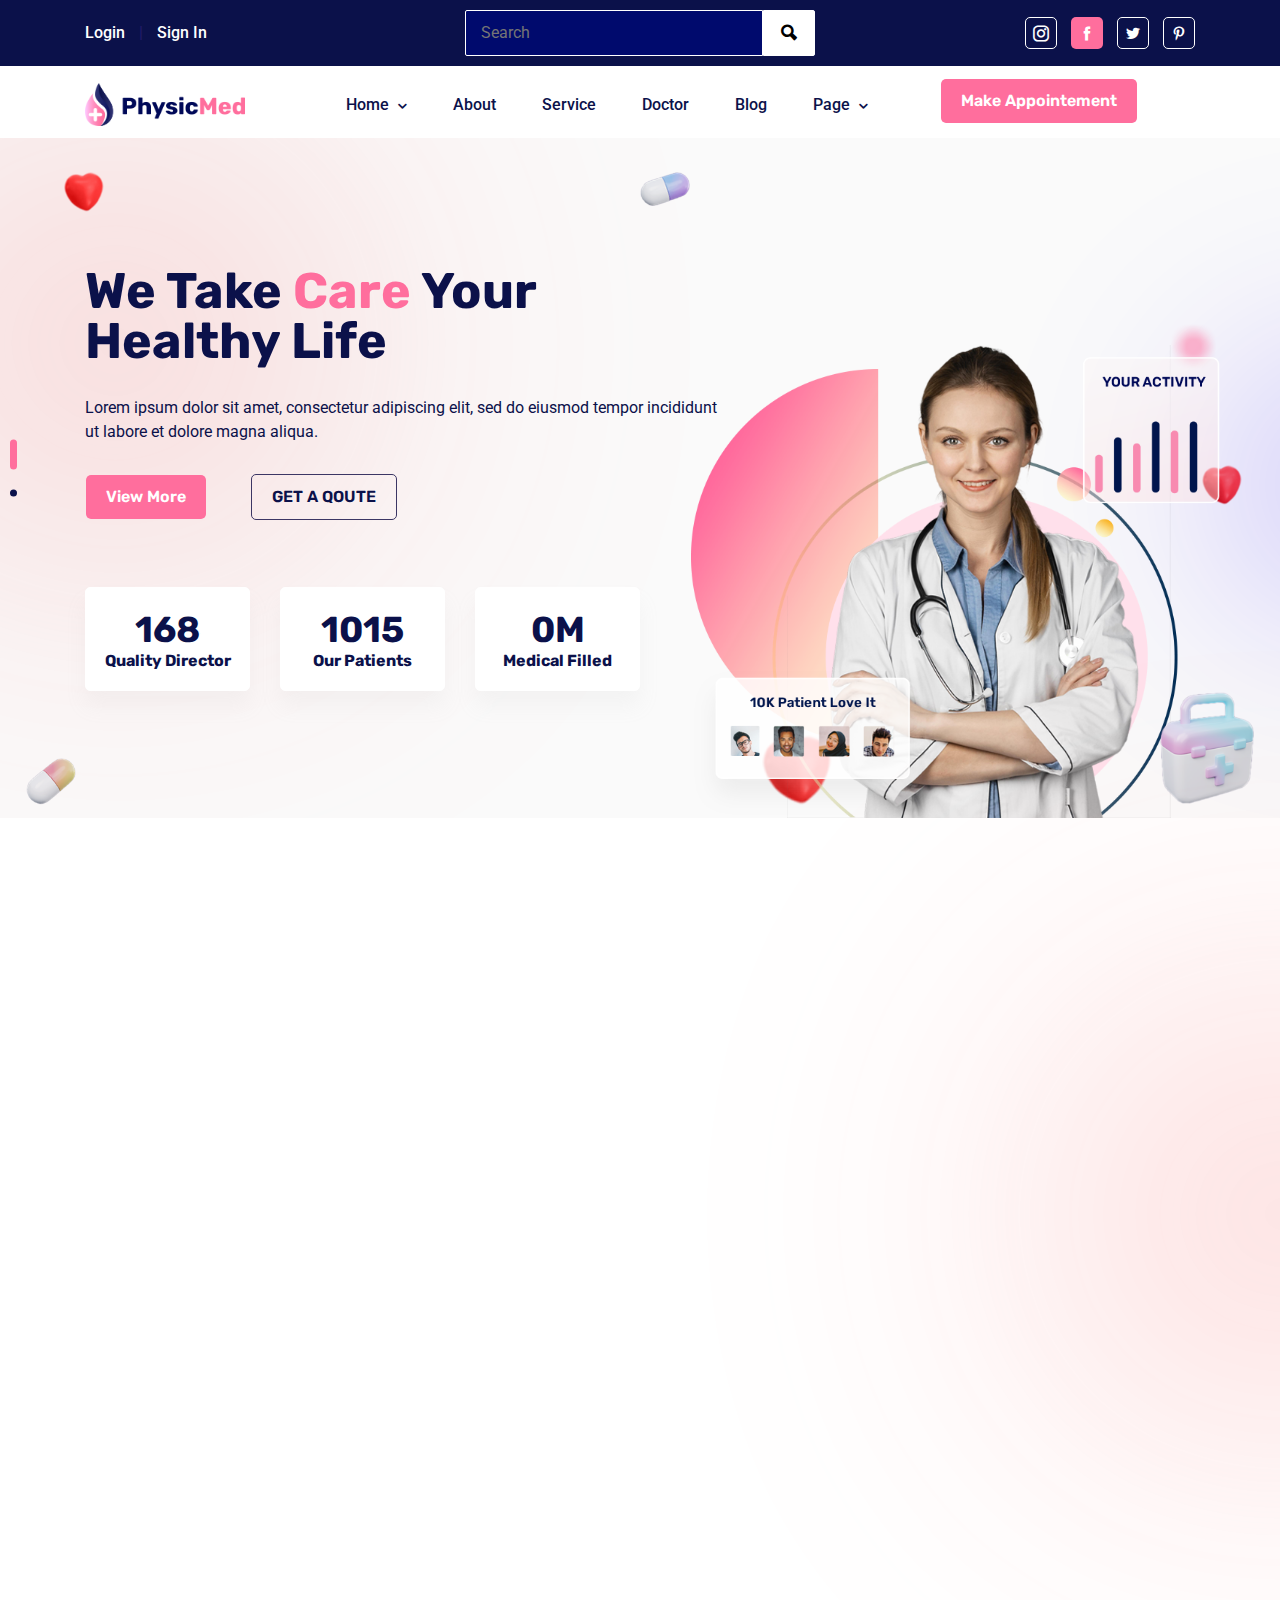
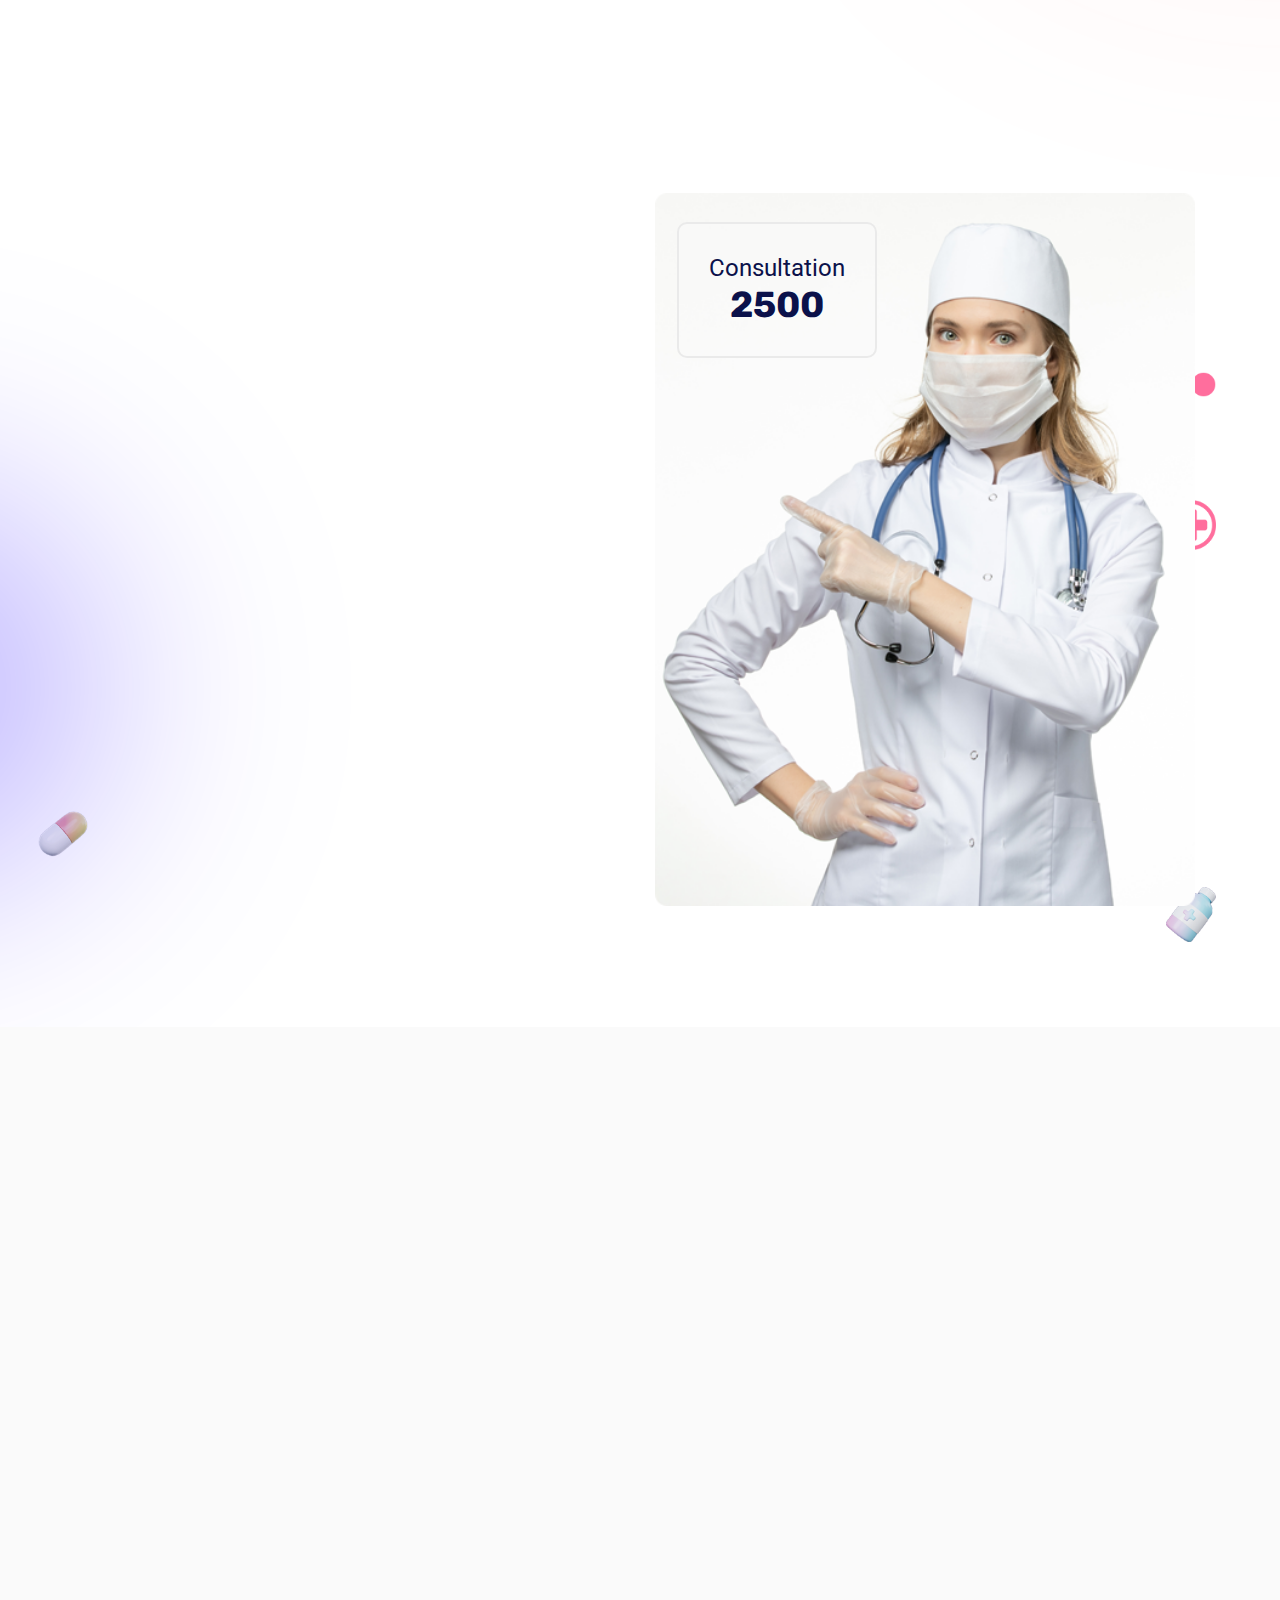
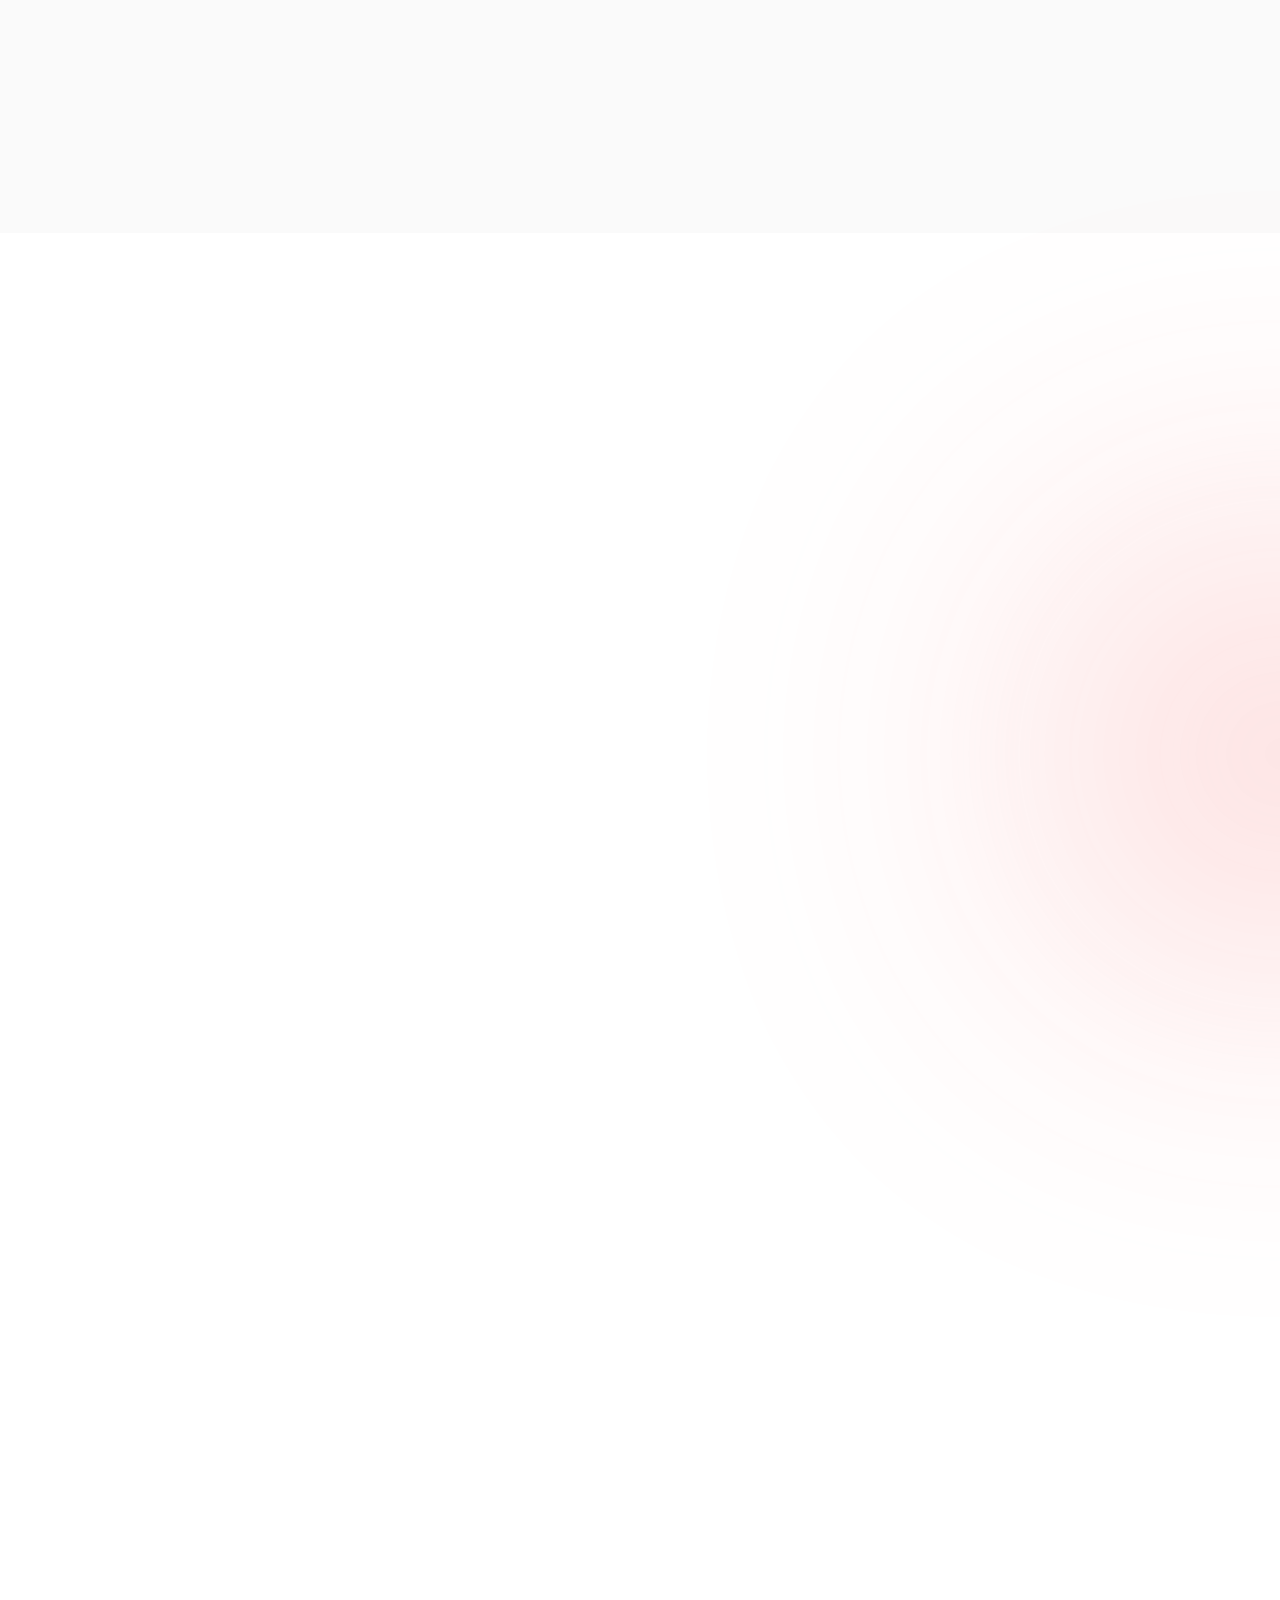
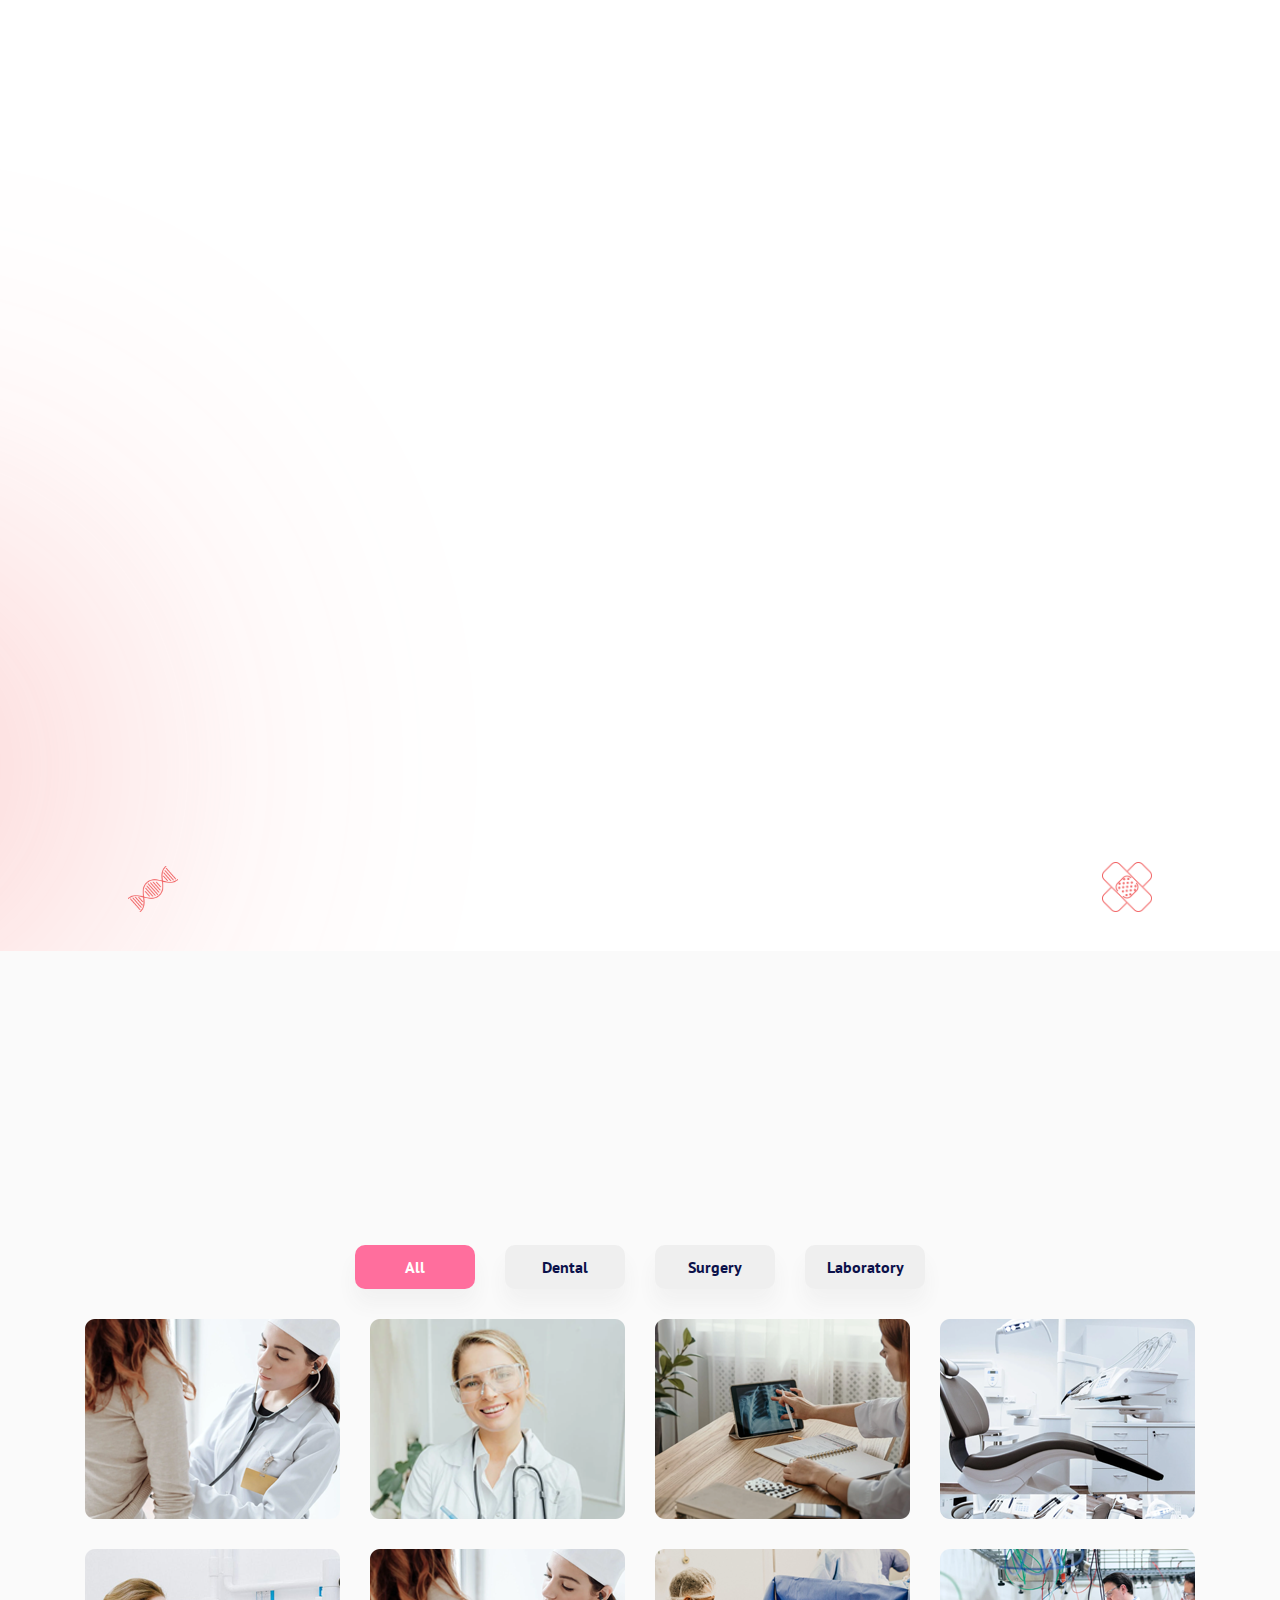
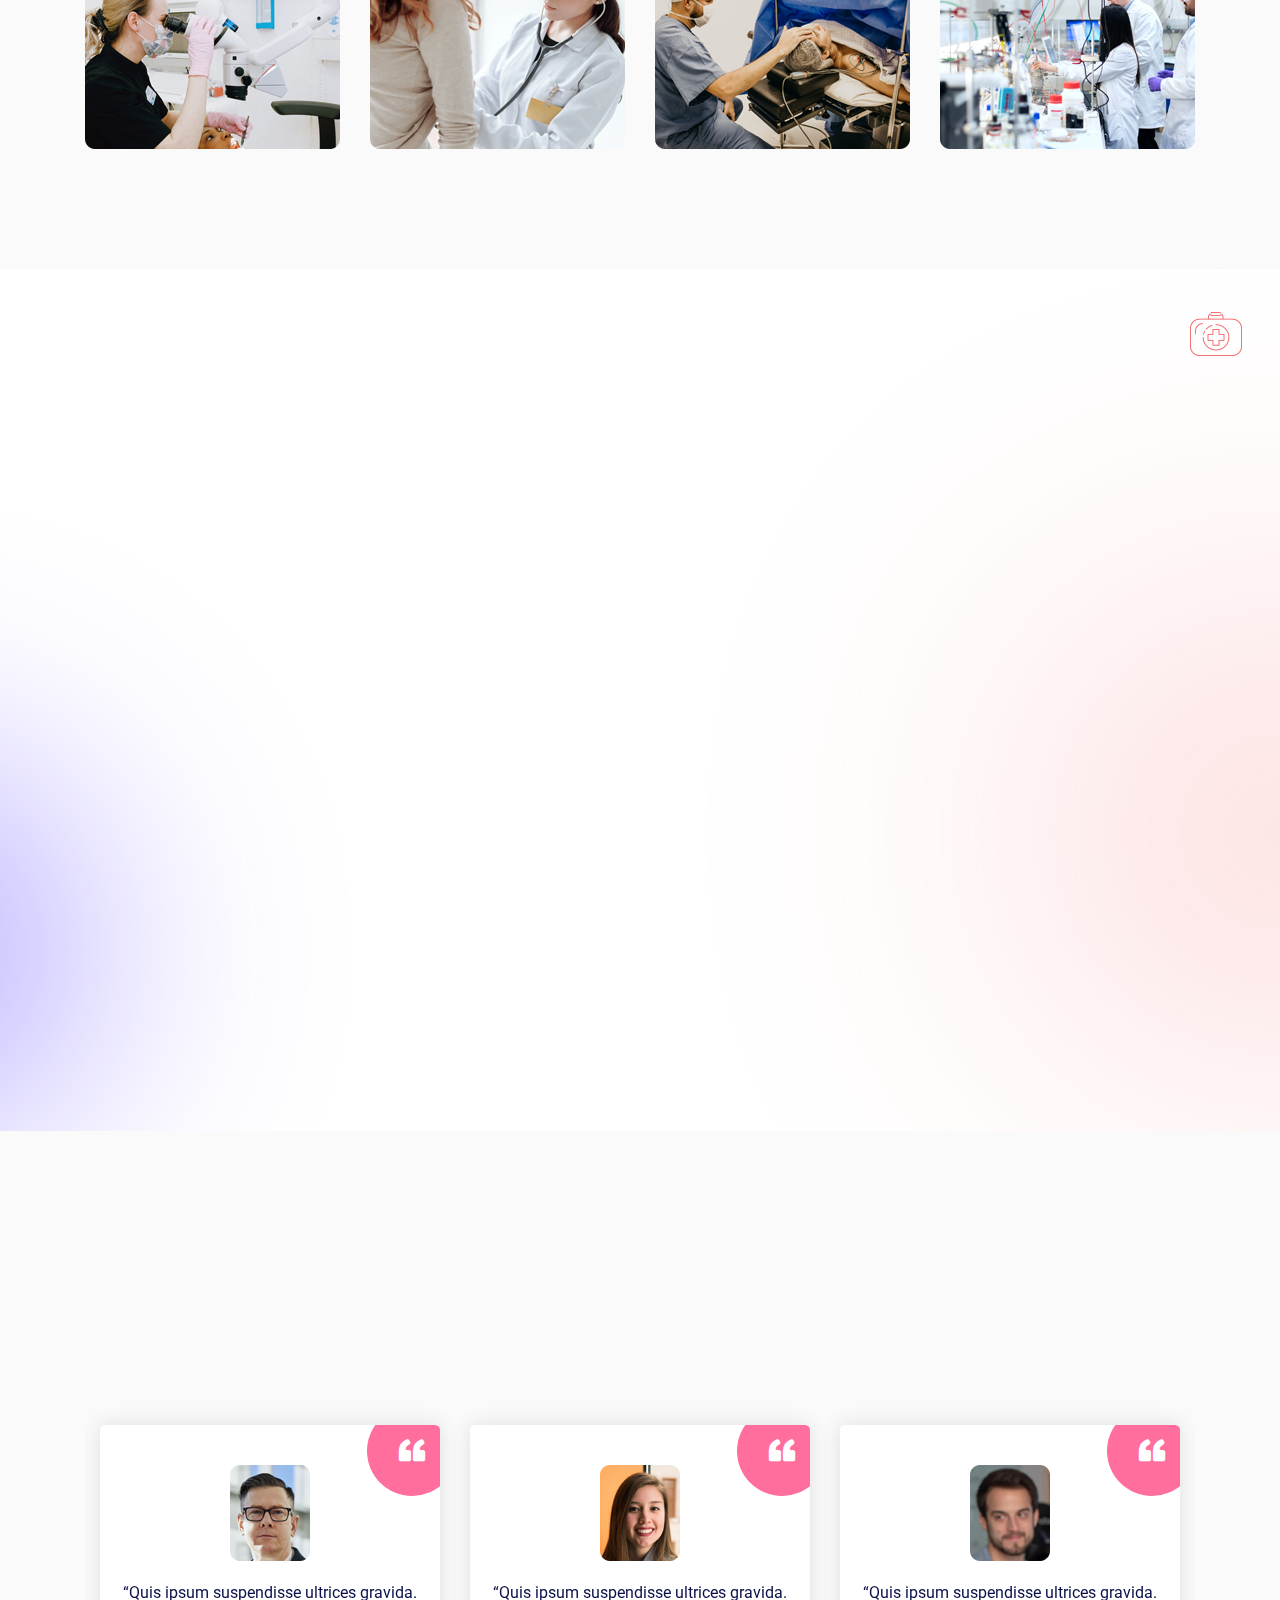
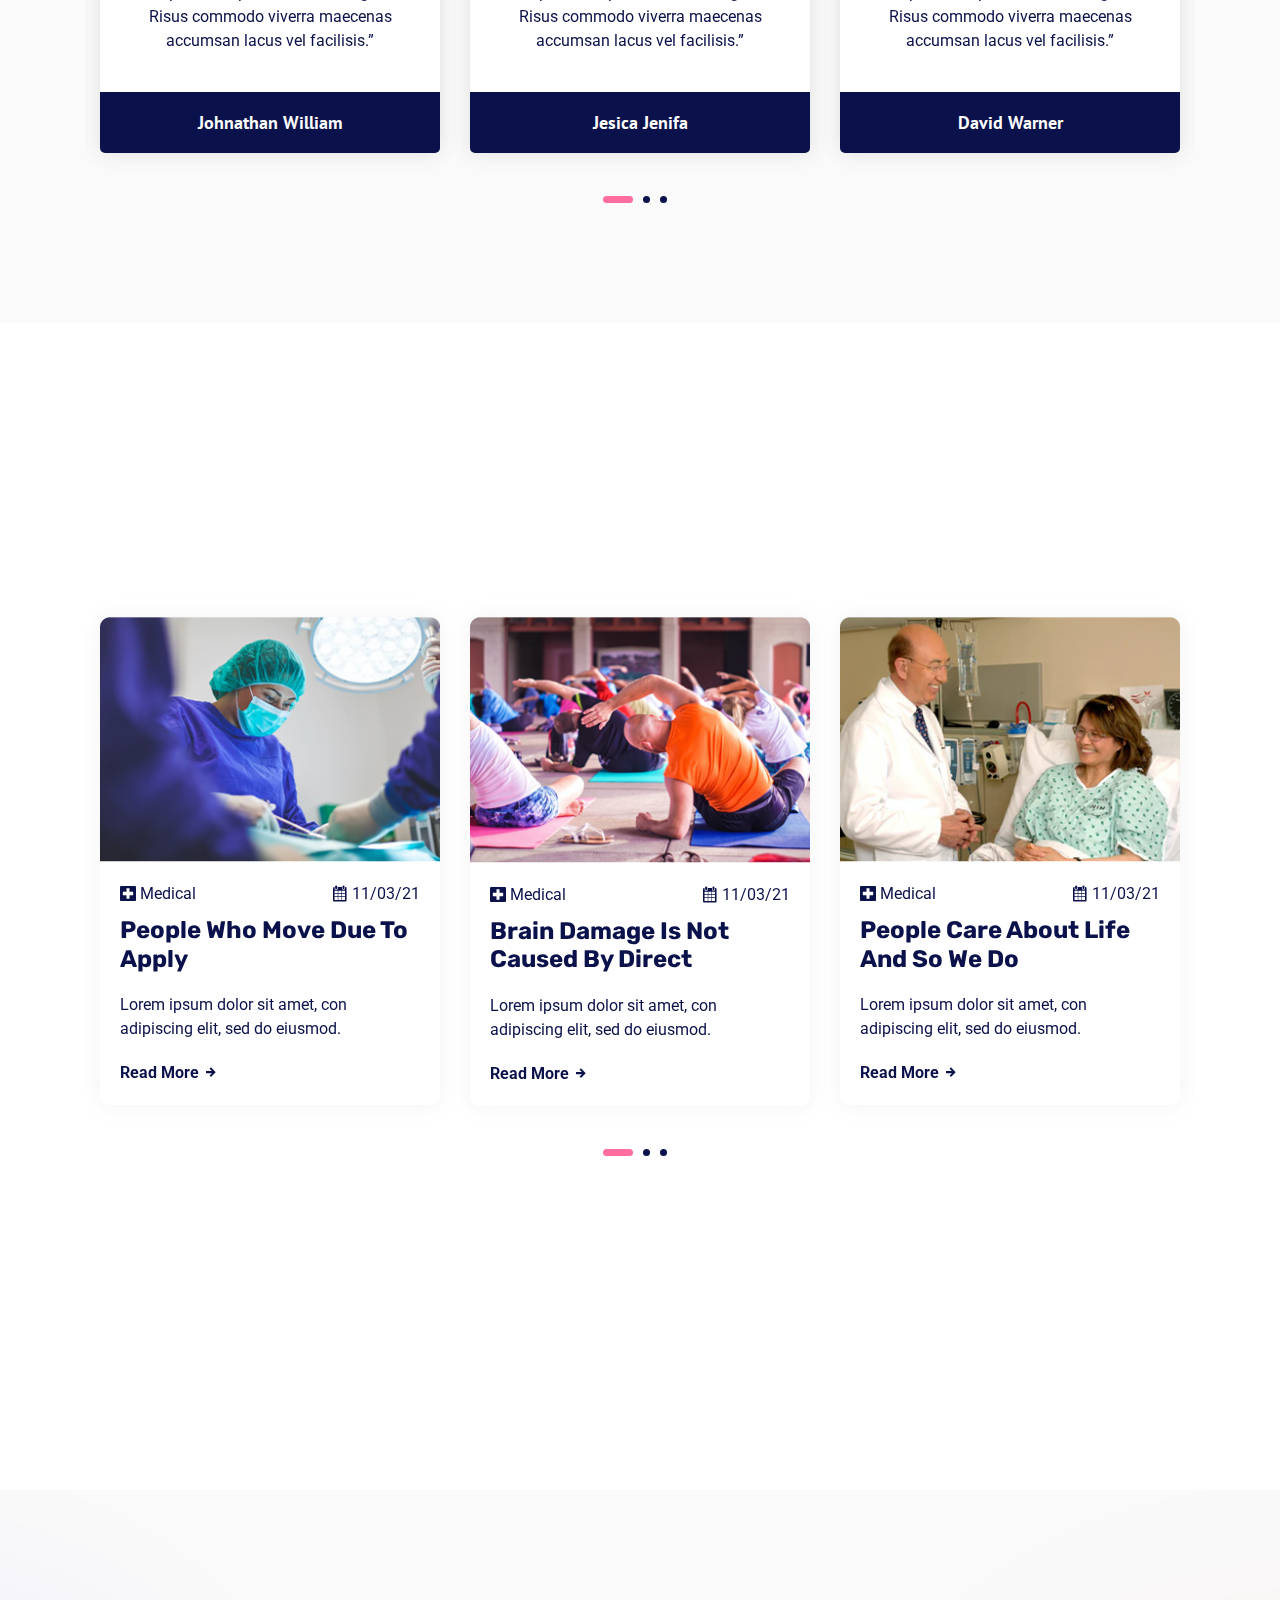
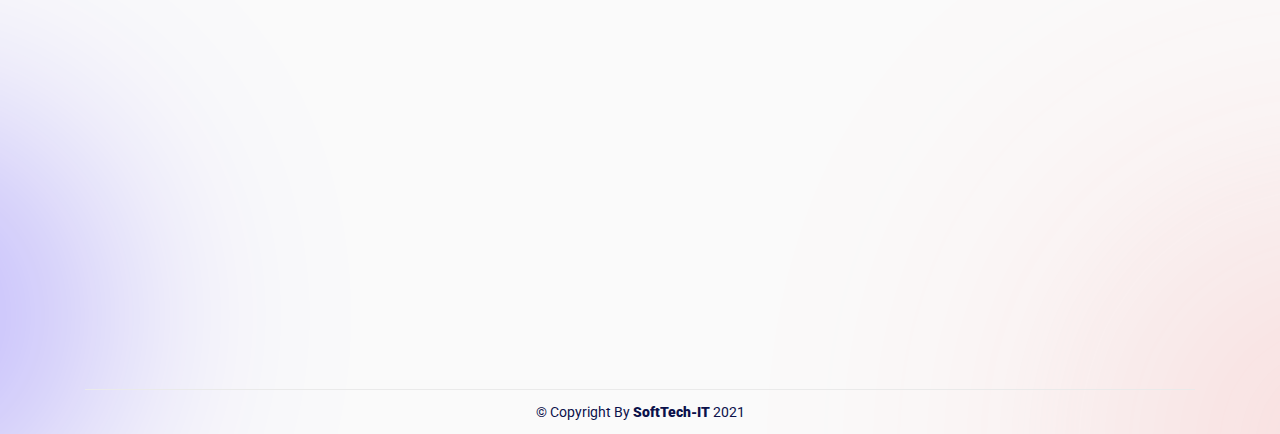
<file: homepage2.html>
<!DOCTYPE html>
<html lang="en">

<head>
    <!-- Required Meta Tags -->
    <meta charset="UTF-8">
    <meta name="viewport" content="width=device-width, initial-scale=1.0">
    <meta http-equiv="X-UA-Compatible" content="ie=edge">

    <!-- Page Title -->
    <title>Home 2- Medical & healthcare HTML5 Template</title>

    <!-- Favicon Icon -->
    <link rel="shortcut icon" href="favicon.png">

    <!-- CSS Files -->
    <link rel="stylesheet" href="assets/css/animate.css">
    <link rel="stylesheet" href="assets/css/bootstrap.min.css">
    <link rel="stylesheet" href="assets/css/font-awsome-all.min.css">
    <link rel="stylesheet" href="assets/css/flaticon.css">
    <link rel="stylesheet" href="assets/css/icofont.min.css">
    <link rel="stylesheet" href="assets/css/meanmenu.css">
    <link rel="stylesheet" href="assets/css/magnific-popup.css">
    <link rel="stylesheet" href="assets/css/slick.css">
    <link rel="stylesheet" href="assets/css/style.css">
</head>

<body>
    <!-- Preloader Starts -->
    <div class="preloader" id="preloader">
        <div class="preloader-inner">
            <div class="spinner">
                <div class="bounce1"></div>
                <div class="bounce2"></div>
                <div class="bounce3"></div>
            </div>
        </div>
    </div>

    <!-- header -->
    <header>
        <div class="header-area header-area2">
            <!-- info bar -->
            <div class="info-bar">
                <div class="container">
                    <div class="row align-items-center">
                        <div class="col-lg-4 col-md-4 col-sm-6">
                            <div class="contact-box">
                                <a href="#"> <span>login</span></a>
                                <span class="separator">|</span>
                                <a href="#"> <span>sign in</span></a>
                            </div>
                        </div>
                        <div class="col-lg-4 col-md-4 col-sm-6">
                            <div class="header-search">
                                <form action="#">
                                    <input type="text" placeholder="Search">
                                    <button><span><i class="icofont-ui-search"></i></span></button>
                                </form>
                            </div>
                        </div>
                        <div class="col-lg-4 col-md-4 col-sm-12">
                            <div class="social-icons text-center text-md-right">

                                <a href="#"><span><i class="icofont-instagram"></i></span></a>

                                <a href="#"><span class="active"><i class="icofont-facebook"></i></span></a>

                                <a href="#"><span><i class="icofont-twitter"></i></span></a>

                                <a href="#"><span><i class="icofont-pinterest"></i></span></a>
                            </div>
                        </div>
                    </div>
                </div>
            </div>

            <!-- header-top -->
            <div class="header-top">
                <div class="container">
                    <div class="container-wrapper">
                        <div class="row align-items-center">
                            <div class="col-lg-2 col-md-3 col-6 col-sm-4">
                                <div class="logo">
                                    <a href="index.html"> <img src="assets/images/logo2.png" alt=""></a>
                                </div>
                            </div>
                            <div class="col-lg-7 d-none d-lg-block">
                                <nav id="main-menu">
                                    <ul class="main-menu main-menu2">
                                        <li class="has-submenu"><a href="#">home</a>
                                            <ul class="submenu">
                                                <li><a href="index.html">home 1</a></li>
                                                <li><a href="homepage2.html">home 2</a></li>
                                            </ul>
                                        </li>
                                        <li><a href="about.html">about</a></li>
                                        <li><a href="service.html">service</a></li>
                                        <li><a href="doctor.html">doctor</a></li>
                                        <li><a href="blog.html">blog</a></li>
                                        <li class="has-submenu"><a href="#">page</a>
                                            <ul class="submenu">
                                                <li><a href="appointment.html">appointment</a></li>
                                                <li><a href="doctor-single.html"> doctor single</a></li>
                                                <li><a href="blog-single.html">blog single</a></li>
                                                <li><a href="service-single.html">service single</a></li>
                                                <li><a href="faq.html">faq page</a></li>
                                                <li><a href="404.html">404 page</a></li>
                                            </ul>
                                        </li>
                                    </ul>
                                </nav>
                            </div>
                            <div class="col-lg-3 col-md-7 col-sm-6 d-none d-sm-block">
                                <div class="header-btn">
                                    <a href="#" class="btn3">make appointement</a>
                                </div>
                            </div>
                        </div>
                        <!-- mobile-menu -->
                        <div class="mobile-menu mobile-menu2"></div>
                    </div>
                </div>
            </div>
        </div>
    </header>

    <!-- hero area -->
    <div class="hero2-slider-active">
        <div class="hero-area hero-area2">
            <div class="hero-shapes">
                <img src="assets/images/heartsm.png" alt="" class="htvec1 item-zooming">
                <img src="assets/images/heartlg.png" alt="" class="htvec2 item-zooming">
                <img src="assets/images/capsule.png" alt="" class="htvec3 item-rotate">
                <img src="assets/images/capsule2.png" alt="" class="htvec4 item-rotate2">
                <img src="assets/images/heartsm.png" alt="" class="htvec5 item-zooming">
                <img src="assets/images/color-vec.png" alt="" class="color-vec1">
                <img src="assets/images/color-vec2.png" alt="" class="color-vec2">
            </div>
            <div class="container">
                <div class="row">
                    <div class="col-lg-7">
                        <div class="hero-left">
                            <div class="common-title2">
                                <h1 class="title-animation">we take<span> care</span>
                                    your healthy life</h1>
                                <p class="para-animation">Lorem ipsum dolor sit amet, consectetur adipiscing elit, sed
                                    do eiusmod tempor
                                    incididunt
                                    ut labore et dolore magna aliqua. </p>
                                <div class="btn-box animate-btn">
                                    <a href="#" class="btn3">view more</a>
                                    <a href="#" class="btn2">get a qoute</a>
                                </div>
                                <div class="count-box animate-cont">
                                    <div class="single-count">
                                        <h3 class="counter"> 240</h3>
                                        <h6>quality director</h6>
                                    </div>
                                    <div class="single-count">
                                        <h3 class="counter"> 1450</h3>
                                        <h6>our patients</h6>
                                    </div>
                                    <div class="single-count">
                                        <h3 class="counter med-fil"> 1.1</h3>
                                        <h6>medical filled</h6>
                                    </div>
                                </div>
                            </div>
                        </div>
                    </div>
                </div>
                <div class="hero-right">
                    <img src="assets/images/slider-img2.png" alt="" class="main-img2 animate-img">
                    <!-- shapes -->
                    <img src="assets/images/hero2-vec1.png" alt="" class="bg-shapes1">
                    <img src="assets/images/hero2-vec2.png" alt="" class="bg-shapes2 item-bounce">
                </div>
            </div>
        </div>
        <div class="hero-area hero-area2">
            <div class="hero-shapes">
                <img src="assets/images/heartsm.png" alt="" class="htvec1 item-zooming">
                <img src="assets/images/heartlg.png" alt="" class="htvec2 item-zooming">
                <img src="assets/images/capsule.png" alt="" class="htvec3 item-rotate">
                <img src="assets/images/capsule2.png" alt="" class="htvec4 item-rotate2">
                <img src="assets/images/heartsm.png" alt="" class="htvec5 item-zooming">
                <img src="assets/images/color-vec.png" alt="" class="color-vec1">
                <img src="assets/images/color-vec2.png" alt="" class="color-vec2">
            </div>
            <div class="container">
                <div class="row">
                    <div class="col-lg-7">
                        <div class="hero-left">
                            <div class="common-title2">
                                <h1 class="title-animation">the greatest<span> wealth</span>
                                    is your health</h1>
                                <p class="para-animation">Lorem ipsum dolor sit amet, consectetur adipiscing elit, sed
                                    do eiusmod tempor
                                    incididunt
                                    ut labore et dolore magna aliqua. </p>
                                <div class="btn-box animate-btn">
                                    <a href="#" class="btn3">view more</a>
                                    <a href="#" class="btn2">get a qoute</a>
                                </div>
                                <div class="count-box animate-cont">
                                    <div class="single-count">
                                        <h3 class="counter"> 240</h3>
                                        <h6>quality director</h6>
                                    </div>
                                    <div class="single-count">
                                        <h3 class="counter"> 1450</h3>
                                        <h6>our patients</h6>
                                    </div>
                                    <div class="single-count">
                                        <h3 class="counter med-fil"> 1.1</h3>
                                        <h6>medical filled</h6>
                                    </div>
                                </div>
                            </div>
                        </div>
                    </div>
                </div>
                <div class="hero-right">
                    <img src="assets/images/slider-img2.png" alt="" class="main-img2 animate-img">
                    <!-- shapes -->
                    <img src="assets/images/hero2-vec1.png" alt="" class="bg-shapes1">
                    <img src="assets/images/hero2-vec2.png" alt="" class="bg-shapes2 item-bounce">
                </div>
            </div>
        </div>
    </div>

    <!-- task area -->
    <div class="task-area padding-top-115 padding-bottom-115">
        <div class="task-shapes">
            <img src="assets/images/color-vec1.png" alt="" class="vec1">
        </div>
        <div class="container">
            <div class="row justify-content-center wow fadeInUp">
                <div class="col-lg-7">
                    <div class="common-title2 text-center">
                        <h2>easy 3 step to Task</h2>
                        <p>Lorem ipsum dolor sit amet, consectetur adipiscing elit, sed do eiusmod tempor incididunt ut
                            labore et dolore magna aliqua. </p>
                    </div>
                </div>
            </div>

            <!-- tab nav -->
            <div class="row task-tab-nav margin-bottom-50">
                <div class="col-lg-12">
                    <nav>
                        <div class="nav task-nav-wrapper justify-content-center " id="nav-tab" role="tablist">

                            <a class="nav-item nav-link active wow zoomIn" data-wow-delay=".2s" id="nav-one-tab"
                                data-toggle="tab" href="#nav-one" role="tab" aria-controls="nav-one"
                                aria-selected="true">
                                <div class="single-nav active">
                                    <h5>choose doctors</h5>
                                </div>
                            </a>

                            <a class="nav-item nav-link wow zoomIn" data-wow-delay=".4s" id="nav-two-tab"
                                data-toggle="tab" href="#nav-two" role="tab" aria-controls="nav-two"
                                aria-selected="false">
                                <div class="single-nav">
                                    <h5>booking doctors</h5>
                                </div>
                            </a>

                            <a class="nav-item nav-link wow zoomIn" data-wow-delay=".6s" id="nav-three-tab"
                                data-toggle="tab" href="#nav-three" role="tab" aria-controls="nav-three"
                                aria-selected="false">
                                <div class="single-nav">
                                    <h5>doctors service</h5>
                                </div>
                            </a>
                        </div>
                    </nav>
                </div>
            </div>

            <!-- tab cont -->
            <div class="tab-content" id="nav-tabContent">
                <!-- single item -->
                <div class="tab-pane fade show active" id="nav-one" role="tabpanel" aria-labelledby="nav-one-tab">
                    <div class="row task-tab-cont align-items-center">
                        <div class="col-lg-6 col-md-12 col-12">
                            <div class="task-img wow fadeInLeft">
                                <img src="assets/images/task1.png" alt="">
                            </div>
                        </div>
                        <div class="col-lg-6 col-md-12 col-12 wow fadeInRight">
                            <div class="task-cont">
                                <h4>step-1</h4>
                                <h3>Book an Appointment at a Time
                                    That Suits You.</h3>

                                <p>No matter where you are or how busy your life gets, you can talk to one of our many
                                    friendly and knowledgable doctors online at a time that works with your schedule.
                                </p>
                                <ul>
                                    <li>Lorem Ipsum is not simply random text</li>
                                    <li>If you are going to use a passage</li>
                                    <li> Making this the first true generator on the Internet</li>
                                </ul>
                                <div class="btn-box">
                                    <a href="appointment.html" class="btn3">booking now</a>
                                </div>
                            </div>
                        </div>
                    </div>
                </div>

                <!-- single item -->
                <div class="tab-pane fade" id="nav-two" role="tabpanel" aria-labelledby="nav-two-tab">
                    <div class="row task-tab-cont align-items-center">
                        <div class="col-lg-6 col-md-12 col-12">
                            <div class="task-img">
                                <img src="assets/images/task1.png" alt="">
                            </div>
                        </div>
                        <div class="col-lg-6 col-md-12 col-12">
                            <div class="task-cont">
                                <h4>step-2</h4>
                                <h3>Choose your favorite Doctor as your needs</h3>

                                <p>No matter where you are or how busy your life gets, you can talk to one of our many
                                    friendly and knowledgable doctors online at a time that works with your schedule.
                                </p>
                                <ul>
                                    <li>Lorem Ipsum is not simply random text</li>
                                    <li>If you are going to use a passage</li>
                                    <li> Making this the first true generator on the Internet</li>
                                </ul>
                                <div class="btn-box">
                                    <a href="appointment.html" class="btn3">booking now</a>
                                </div>
                            </div>
                        </div>
                    </div>
                </div>

                <!-- single item -->
                <div class="tab-pane fade" id="nav-three" role="tabpanel" aria-labelledby="nav-three-tab">
                    <div class="row task-tab-cont align-items-center">
                        <div class="col-lg-6 col-md-12 col-12">
                            <div class="task-img">
                                <img src="assets/images/task1.png" alt="">
                            </div>
                        </div>
                        <div class="col-lg-6 col-md-12 col-12">
                            <div class="task-cont">
                                <h4>step-3</h4>
                                <h3>select a Health Care Service as your needs</h3>

                                <p>No matter where you are or how busy your life gets, you can talk to one of our many
                                    friendly and knowledgable doctors online at a time that works with your schedule.
                                </p>
                                <ul>
                                    <li>Lorem Ipsum is not simply random text</li>
                                    <li>If you are going to use a passage</li>
                                    <li> Making this the first true generator on the Internet</li>
                                </ul>
                                <div class="btn-box">
                                    <a href="appointment.html" class="btn3">booking now</a>
                                </div>
                            </div>
                        </div>
                    </div>
                </div>

            </div>

        </div>
    </div>

    <!-- about us -->
    <div class="about-us2  padding-bottom-105">
        <div class="about-shapes">
            <img src="assets/images/med1.png" alt="" class="vec1 item-animateOne">
            <img src="assets/images/med2.png" alt="" class="vec2 item-zooming">
            <img src="assets/images/med3.png" alt="" class="vec3 item-bounce">
            <img src="assets/images/capsule.png" alt="" class="vec4 item-rotate2">
            <img src="assets/images/color-vec3.png" alt="" class="vec5">
        </div>
        <div class="container">
            <div class="row align-items-center">
                <div class="col-lg-7 col-md-12 col-xl-6 wow fadeInLeft">
                    <div class="about-left">
                        <div class="common-title2">
                            <h2>why choose us</h2>
                            <p>Lorem ipsum dolor sit amet, consectetur adipiscing elit, sed do eiusmod tem incididunt ut
                                labore et dolore magna aliqua. Quis ipsum suspendisse ultrices gravida. Rcommodo viverra
                                maecenas accumsan lacus vel facilisis. </p>
                        </div>
                        <div class="about-list-wrapper">
                            <div class="about-list">
                                <div class="img-box">
                                    <img src="assets/images/alist1.png" alt="">
                                </div>
                                <div class="cont-box">
                                    <h4>Professional Doctor</h4>
                                    <p>Lorem ipsum dolor sit amet, consectetur adipiscing elit, se eiusmod tempor
                                        incididunt
                                        ut labore et dolore magna aliqua. </p>
                                </div>
                            </div>
                            <div class="about-list">
                                <div class="img-box">
                                    <img src="assets/images/alist2.png" alt="">
                                </div>
                                <div class="cont-box">
                                    <h4>24/7 Hours Patient Support</h4>
                                    <p>Lorem ipsum dolor sit amet, consectetur adipiscing elit, se eiusmod tempor
                                        incididunt
                                        ut labore et dolore magna aliqua. </p>
                                </div>
                            </div>
                            <div class="about-list">
                                <div class="img-box">
                                    <img src="assets/images/alist3.png" alt="">
                                </div>
                                <div class="cont-box">
                                    <h4>Excellients Lab Tests</h4>
                                    <p>Lorem ipsum dolor sit amet, consectetur adipiscing elit, se eiusmod tempor
                                        incididunt
                                        ut labore et dolore magna aliqua. </p>
                                </div>
                            </div>
                        </div>

                    </div>
                </div>
                <div class="col-lg-5 col-md-12 col-xl-6 fadeInRight">
                    <div class="about-right">
                        <img src="assets/images/about21.png" alt="" class="main-img">
                        <div class="float-cont">
                            <h4>consultation</h4>
                            <h3 class="counter">2500</h3>
                        </div>
                    </div>
                </div>
            </div>
        </div>
    </div>

    <!-- service area -->
    <div class="service-area2 padding-top-115 padding-bottom-115">
        <div class="container">
            <div class="row justify-content-center">
                <div class="col-lg-7 wow fadeInUp">
                    <div class="common-title2 text-center">
                        <h2>Our Excellence Services
                        </h2>
                        <p>Lorem ipsum dolor sit amet, consectetur adipiscing elit, sed do eiusmod tempor incididunt ut
                            labore et dolore magna aliqua. </p>
                    </div>
                </div>
            </div>
            <div class="row">
                <div class="col-lg-4 col-md-6 col-12 wow zoomIn" data-wow-delay=".2s">
                    <div class="single-service active">
                        <div class="icon-box">
                            <span> <i class="flaticon-healthcare"></i></span>
                        </div>
                        <div class="cont-box">
                            <h4><a href="service-single.html">Professional Doctor</a></h4>
                            <p>Lorem ipsum dolor consectetur adipiscing elit, sedaliqua.</p>
                        </div>
                    </div>
                </div>
                <div class="col-lg-4 col-md-6 col-12 wow zoomIn" data-wow-delay=".4s">
                    <div class="single-service">
                        <div class="icon-box">
                            <span> <i class="flaticon-pharmacy"></i></span>
                        </div>
                        <div class="cont-box">
                            <h4><a href="service-single.html">Pharmacy</a></h4>
                            <p>Lorem ipsum dolor consectetur adipiscing elit, sedaliqua.</p>
                        </div>
                    </div>
                </div>
                <div class="col-lg-4 col-md-6 col-12 wow zoomIn" data-wow-delay=".6s">
                    <div class="single-service">
                        <div class="icon-box">
                            <span> <i class="flaticon-lamp"></i></span>
                        </div>
                        <div class="cont-box">
                            <h4><a href="service-single.html">operation theater</a></h4>
                            <p>Lorem ipsum dolor consectetur adipiscing elit, sedaliqua.</p>
                        </div>
                    </div>
                </div>
                <div class="col-lg-4 col-md-6 col-12 wow zoomIn" data-wow-delay=".2s">
                    <div class="single-service">
                        <div class="icon-box">
                            <span> <i class="flaticon-test-tube"></i></span>
                        </div>
                        <div class="cont-box">
                            <h4><a href="service-single.html">blood test</a></h4>
                            <p>Lorem ipsum dolor consectetur adipiscing elit, sedaliqua.</p>
                        </div>
                    </div>
                </div>
                <div class="col-lg-4 col-md-6 col-12 wow zoomIn" data-wow-delay=".4s">
                    <div class="single-service">
                        <div class="icon-box">
                            <span> <i class="flaticon-cancer-cell"></i></span>
                        </div>
                        <div class="cont-box">
                            <h4><a href="service-single.html">cancer service</a></h4>
                            <p>Lorem ipsum dolor consectetur adipiscing elit, sedaliqua.</p>
                        </div>
                    </div>
                </div>
                <div class="col-lg-4 col-md-6 col-12 wow zoomIn" data-wow-delay=".4s">
                    <div class="single-service">
                        <div class="icon-box">
                            <span> <i class="flaticon-dental-checkup"></i></span>
                        </div>
                        <div class="cont-box">
                            <h4><a href="service-single.html">outdoor checkup</a></h4>
                            <p>Lorem ipsum dolor consectetur adipiscing elit, sedaliqua.</p>
                        </div>
                    </div>
                </div>
            </div>
            <div class="btn-box text-center margin-top-10 wow zoomIn">
                <a href="service.html" class="btn3">load more</a>
            </div>
        </div>
    </div>

    <!-- department area -->
    <div class="task-area department-area padding-top-115 padding-bottom-120">
        <div class="task-shapes">
            <img src="assets/images/color-vec1.png" alt="" class="vec1">
        </div>
        <div class="container">
            <div class="row justify-content-center wow fadeInUp">
                <div class="col-lg-7">
                    <div class="common-title2 text-center">
                        <h2>our department</h2>
                        <p>Lorem ipsum dolor sit amet, consectetur adipiscing elit, sed do eiusmod tempor incididunt ut
                            labore et dolore magna aliqua. </p>
                    </div>
                </div>
            </div>

            <!-- tab nav -->
            <div class="row task-tab-nav margin-bottom-50">
                <div class="col-lg-12">
                    <nav>
                        <div class="nav task-nav-wrapper department-nav-wrapper justify-content-center " id="nav-tab-h2"
                            role="tablist">

                            <a class="nav-item nav-link active wow zoomIn" data-wow-delay=".2s" id="nav-one-tab-h2"
                                data-toggle="tab" href="#nav-one-h2" role="tab" aria-controls="nav-one-h2"
                                aria-selected="true">
                                <div class="single-nav active">
                                    <div class="icon-box"><i class="flaticon-visibility"></i></div>
                                    <div>
                                        <h5>Ophthalmology</h5>
                                    </div>
                                </div>
                            </a>

                            <a class="nav-item nav-link wow zoomIn" data-wow-delay=".4s" id="nav-two-tab-h2"
                                data-toggle="tab" href="#nav-two-h2" role="tab" aria-controls="nav-two-h2"
                                aria-selected="false">
                                <div class="single-nav">
                                    <div class="icon-box"><i class="flaticon-heart"></i></div>
                                    <div>
                                        <h5>Cardiology </h5>
                                    </div>
                                </div>
                            </a>

                            <a class="nav-item nav-link wow zoomIn" data-wow-delay=".6s" id="nav-three-tab-h2"
                                data-toggle="tab" href="#nav-three-h2" role="tab" aria-controls="nav-three-h2"
                                aria-selected="false">
                                <div class="single-nav">
                                    <div class="icon-box"><i class="flaticon-intelligence"></i></div>
                                    <div>
                                        <h5>Neurology</h5>
                                    </div>
                                </div>
                            </a>

                            <a class="nav-item nav-link wow zoomIn" data-wow-delay=".6s" id="nav-four-tab-h2"
                                data-toggle="tab" href="#nav-four-h2" role="tab" aria-controls="nav-four-h2"
                                aria-selected="false">
                                <div class="single-nav">
                                    <div class="icon-box"><i class="flaticon-hematology"></i></div>
                                    <div>
                                        <h5>Haematology</h5>
                                    </div>
                                </div>
                            </a>
                        </div>
                    </nav>
                </div>
            </div>

            <!-- tab cont -->
            <div class="tab-content" id="nav-tabContent">
                <!-- single item -->
                <div class="tab-pane fade show active" id="nav-one-h2" role="tabpanel" aria-labelledby="nav-one-tab-h2">
                    <div class="row task-tab-cont align-items-center flex-row-reverse">
                        <div class="col-lg-5 col-md-12 col-12">
                            <div class="task-img wow fadeInLeft">
                                <img src="assets/images/department1.png" alt="">
                            </div>
                        </div>
                        <div class="col-lg-7 col-md-12 col-12 wow fadeInRight">
                            <div class="task-cont">
                                <h4>service-1</h4>
                                <h3>Ophthalmology</h3>

                                <p>Lorem ipsum dolor sit amet PhysicMed adipiscing elit. Etiam aliquet odio
                                    nonVestibulum in dui euismod, molestie quam porta, sagittis arcu. Pellentesque vitae
                                    pulvinar urna.
                                </p>
                                <p>ring to the table win-win survival strategies to ensure proactive domination. At the
                                    end of the day, going forward, a new normal that has evolvegeneration X is on the
                                    runwheading towards a streamlined cloud solution. generated content in real-time
                                    will havtouchpoints for offshoring natoque sem morbi hac nunc ultricies.</p>
                                <div class="list-box">
                                    <ul>
                                        <li>Qualified Doctors</li>
                                        <li>feel like home services</li>
                                        <li> easy and affordable billing</li>
                                    </ul>
                                    <ul>
                                        <li>24X7 emergancy services</li>
                                        <li>outdoor checkup</li>
                                        <li>general medical</li>
                                    </ul>
                                </div>
                                <div class="btn-box">
                                    <a href="appointment.html" class="btn3">view details</a>
                                </div>
                            </div>
                        </div>
                    </div>
                </div>

                <!-- single item -->
                <div class="tab-pane fade" id="nav-two-h2" role="tabpanel" aria-labelledby="nav-two-tab-h2">
                    <div class="row task-tab-cont align-items-center flex-row-reverse">
                        <div class="col-lg-5 col-md-12 col-12">
                            <div class="task-img">
                                <img src="assets/images/department1.png" alt="">
                            </div>
                        </div>
                        <div class="col-lg-7 col-md-12 col-12">
                            <div class="task-cont">
                                <h4>service-2</h4>
                                <h3>Cardiology</h3>

                                <p>Lorem ipsum dolor sit amet PhysicMed adipiscing elit. Etiam aliquet odio
                                    nonVestibulum in dui euismod, molestie quam porta, sagittis arcu. Pellentesque vitae
                                    pulvinar urna.
                                </p>
                                <p>ring to the table win-win survival strategies to ensure proactive domination. At the
                                    end of the day, going forward, a new normal that has evolvegeneration X is on the
                                    runwheading towards a streamlined cloud solution. generated content in real-time
                                    will havtouchpoints for offshoring natoque sem morbi hac nunc ultricies.</p>
                                <div class="list-box">
                                    <ul>
                                        <li>Qualified Doctors</li>
                                        <li>feel like home services</li>
                                        <li> easy and affordable billing</li>
                                    </ul>
                                    <ul>
                                        <li>24X7 emergancy services</li>
                                        <li>outdoor checkup</li>
                                        <li>general medical</li>
                                    </ul>
                                </div>
                                <div class="btn-box">
                                    <a href="appointment.html" class="btn3">view details</a>
                                </div>
                            </div>
                        </div>
                    </div>
                </div>

                <!-- single item -->
                <div class="tab-pane fade" id="nav-three-h2" role="tabpanel" aria-labelledby="nav-three-tab-h2">
                    <div class="row task-tab-cont align-items-center flex-row-reverse">
                        <div class="col-lg-5 col-md-12 col-12">
                            <div class="task-img">
                                <img src="assets/images/department1.png" alt="">
                            </div>
                        </div>
                        <div class="col-lg-7 col-md-12 col-12">
                            <div class="task-cont">
                                <h4>service-3</h4>
                                <h3>neurology</h3>

                                <p>Lorem ipsum dolor sit amet PhysicMed adipiscing elit. Etiam aliquet odio
                                    nonVestibulum in dui euismod, molestie quam porta, sagittis arcu. Pellentesque vitae
                                    pulvinar urna.
                                </p>
                                <p>ring to the table win-win survival strategies to ensure proactive domination. At the
                                    end of the day, going forward, a new normal that has evolvegeneration X is on the
                                    runwheading towards a streamlined cloud solution. generated content in real-time
                                    will havtouchpoints for offshoring natoque sem morbi hac nunc ultricies.</p>
                                <div class="list-box">
                                    <ul>
                                        <li>Qualified Doctors</li>
                                        <li>feel like home services</li>
                                        <li> easy and affordable billing</li>
                                    </ul>
                                    <ul>
                                        <li>24X7 emergancy services</li>
                                        <li>outdoor checkup</li>
                                        <li>general medical</li>
                                    </ul>
                                </div>
                                <div class="btn-box">
                                    <a href="appointment.html" class="btn3">view details</a>
                                </div>
                            </div>
                        </div>
                    </div>
                </div>
                <!-- single item -->
                <div class="tab-pane fade" id="nav-four-h2" role="tabpanel" aria-labelledby="nav-four-tab-h2">
                    <div class="row task-tab-cont align-items-center flex-row-reverse">
                        <div class="col-lg-5 col-md-12 col-12">
                            <div class="task-img">
                                <img src="assets/images/department1.png" alt="">
                            </div>
                        </div>
                        <div class="col-lg-7 col-md-12 col-12">
                            <div class="task-cont">
                                <h4>service-4</h4>
                                <h3>Haematology</h3>

                                <p>Lorem ipsum dolor sit amet PhysicMed adipiscing elit. Etiam aliquet odio
                                    nonVestibulum in dui euismod, molestie quam porta, sagittis arcu. Pellentesque vitae
                                    pulvinar urna.
                                </p>
                                <p>ring to the table win-win survival strategies to ensure proactive domination. At the
                                    end of the day, going forward, a new normal that has evolvegeneration X is on the
                                    runwheading towards a streamlined cloud solution. generated content in real-time
                                    will havtouchpoints for offshoring natoque sem morbi hac nunc ultricies.</p>
                                <div class="list-box">
                                    <ul>
                                        <li>Qualified Doctors</li>
                                        <li>feel like home services</li>
                                        <li> easy and affordable billing</li>
                                    </ul>
                                    <ul>
                                        <li>24X7 emergancy services</li>
                                        <li>outdoor checkup</li>
                                        <li>general medical</li>
                                    </ul>
                                </div>
                                <div class="btn-box">
                                    <a href="appointment.html" class="btn3">view details</a>
                                </div>
                            </div>
                        </div>
                    </div>
                </div>

            </div>

        </div>
    </div>

    <!-- emergecny area -->
    <div class="emergency-area padding-top-120 padding-bottom-110 wow fadeInUp">
        <div class="emer-shapes">
            <img src="assets/images/emergemcy_vec1.png" alt="" class="vec1">
            <img src="assets/images/emergemcy_vec2.png" alt="" class="vec2">
        </div>
        <div class="container">
            <div class="row justify-content-center">
                <div class="col-lg-8">
                    <div class="emergency-cont">
                        <div class="img-box">
                            <img src="assets/images/emergemcy_vec3.png" alt="">
                        </div>
                        <div class="cont-box common-title2">
                            <h2>need an emergecny help</h2>
                            <a href="tel:+001 190 852 525" class="btn3"><span><i class="icofont-telephone"></i></span>
                                +001 190 852 525</a>
                        </div>
                    </div>
                </div>
            </div>
        </div>
    </div>

    <!-- ht-team area -->
    <div class="ht-team-area  padding-top-115 padding-bottom-90">
        <div class="team-shapes">
            <img src="assets/images/team-vec2.png" alt="" class="vec1 item-animateOne">
            <img src="assets/images/team-vec3.png" alt="" class="vec2 item-rotate2">
            <img src="assets/images/color-vec4.png" alt="" class="vec3">
        </div>
        <div class="container">
            <div class="row justify-content-center wow fadeInUp">
                <div class="col-lg-7">
                    <div class="common-title2 text-center">
                        <h2>Our Expertise Doctor</h2>
                        <p>Lorem ipsum dolor sit amet, consectetur adipiscing elit, sed do eiusmod tempor incididunt ut
                            labore et dolore magna aliqua. </p>
                    </div>
                </div>
            </div>
            <div class="row">
                <div class="col-lg-3 col-md-6 col-sm-6 col-12 wow fadeInUp">
                    <div class="single-team">
                        <div class="img-box">
                            <img src="assets/images/team5.png" alt="">
                        </div>
                        <div class="cont-box">
                            <h4><a href="doctor-single.html">
                                    Dr. Josef Adam
                                </a></h4>
                            <h6>Cardiologist</h6>
                            <a href="doctor-single.html" class="btn3">learn more</a>
                        </div>
                    </div>
                </div>
                <div class="col-lg-3 col-md-6 col-sm-6 col-12 wow fadeInDown">
                    <div class="single-team">
                        <div class="img-box">
                            <img src="assets/images/team6.png" alt="">
                        </div>
                        <div class="cont-box">
                            <h4><a href="doctor-single.html">
                                    Dr. Adam Lavis
                                </a></h4>
                            <h6>Cardiologist</h6>
                            <a href="doctor-single.html" class="btn3">learn more</a>
                        </div>
                    </div>
                </div>
                <div class="col-lg-3 col-md-6 col-sm-6 col-12 wow fadeInUp">
                    <div class="single-team">
                        <div class="img-box">
                            <img src="assets/images/team7.png" alt="">
                        </div>
                        <div class="cont-box">
                            <h4><a href="doctor-single.html">
                                    Dr. Flora Lavis
                                </a></h4>
                            <h6>Cardiologist</h6>
                            <a href="doctor-single.html" class="btn3">learn more</a>
                        </div>
                    </div>
                </div>
                <div class="col-lg-3 col-md-6 col-sm-6 col-12 wow fadeInDown">
                    <div class="single-team">
                        <div class="img-box">
                            <img src="assets/images/team5.png" alt="">
                        </div>
                        <div class="cont-box">
                            <h4><a href="doctor-single.html">
                                    Dr. nora Lavis
                                </a></h4>
                            <h6>Cardiologist</h6>
                            <a href="doctor-single.html" class="btn3">learn more</a>
                        </div>
                    </div>
                </div>
            </div>
        </div>
    </div>

    <!-- ht-gallery area -->
    <div class="ht-gallery2 padding-top-115 padding-bottom-90">
        <div class="container">
            <div class="row justify-content-center">
                <div class="col-lg-5 wow fadeInUp">
                    <div class="common-title2 text-center">
                        <h2>our gallery</h2>
                        <p>Lorem ipsum dolor sit amet, consectetur adipiscing elit, sed do eiusmod tempor incididunt ut
                            labore et dolore magna aliqua. </p>
                    </div>
                </div>
            </div>
            <!-- ht gallery nav -->
            <div class="row">
                <div class="col-lg-12">
                    <div class="button-group filter-button-group">
                        <button class="active" data-filter="*">all</button>
                        <button data-filter=".den">dental</button>
                        <button data-filter=".sur">surgery</button>
                        <button data-filter=".lab">laboratory</button>
                    </div>
                </div>
            </div>
        </div>

        <!-- ht gallery content -->
        <div class="container">
            <div class="row grid">
                <div class="col-lg-3 col-md-6 col-sm-6 col-12 grid-item den sur">
                    <div class="single-gallery">
                        <img src="assets/images/gal1.png" alt="">
                        <a href="#"><span><i class="icofont-link"></i></span></a>
                    </div>
                </div>
                <div class="col-lg-3 col-md-6 col-sm-6 col-12 grid-item lab sur">
                    <div class="single-gallery">
                        <img src="assets/images/gal2.png" alt="">
                        <a href="#"><span><i class="icofont-link"></i></span></a>
                    </div>
                </div>
                <div class="col-lg-3 col-md-6 col-sm-6 col-12 grid-item lab den">
                    <div class="single-gallery">
                        <img src="assets/images/gal3.png" alt="">
                        <a href="#"><span><i class="icofont-link"></i></span></a>
                    </div>
                </div>
                <div class="col-lg-3 col-md-6 col-sm-6 col-12 grid-item sur den">
                    <div class="single-gallery">
                        <img src="assets/images/gal4.png" alt="">
                        <a href="#"><span><i class="icofont-link"></i></span></a>
                    </div>
                </div>
                <div class="col-lg-3 col-md-6 col-sm-6 col-12 grid-item lab den">
                    <div class="single-gallery">
                        <img src="assets/images/gal5.png" alt="">
                        <a href="#"><span><i class="icofont-link"></i></span></a>
                    </div>
                </div>
                <div class="col-lg-3 col-md-6 col-sm-6 col-12 grid-item lab sur">
                    <div class="single-gallery">
                        <img src="assets/images/gal1.png" alt="">
                        <a href="#"><span><i class="icofont-link"></i></span></a>
                    </div>
                </div>
                <div class="col-lg-3 col-md-6 col-sm-6 col-12 grid-item lab sur den">
                    <div class="single-gallery">
                        <img src="assets/images/gal7.png" alt="">
                        <a href="#"><span><i class="icofont-link"></i></span></a>
                    </div>
                </div>
                <div class="col-lg-3 col-md-6 col-sm-6 col-12 grid-item lab sur den">
                    <div class="single-gallery">
                        <img src="assets/images/gal8.png" alt="">
                        <a href="#"><span><i class="icofont-link"></i></span></a>
                    </div>
                </div>
            </div>
        </div>
    </div>

    <!-- ht-appnt area -->
    <div class="ht-appnt-area padding-top-120 padding-bottom-120">
        <div class="appnt-shapes">
            <img src="assets/images/color-vec1.png" class="vec1" alt="">
            <img src="assets/images/color-vec3.png" class="vec2" alt="">
            <img src="assets/images/appnt-vec3.png" class="vec3 item-animateTwo" alt="">
        </div>
        <div class="container">
            <div class="row align-items-center">
                <div class="col-lg-5 wow fadeInLeft">
                    <div class="appnt-left">
                        <img src="assets/images/appnt-img2.png" alt="">
                    </div>
                </div>
                <div class="col-lg-7 wow fadeInRight">
                    <div class="appnt-right">
                        <div class="common-title2">
                            <h2>get an appointement</h2>
                            <p>Lorem ipsum dolor sit amet, consectetur adipiscing elit, sed do eiusmod tempor incididunt
                                ut labore et dolore magna aliqua.</p>
                        </div>
                        <form action="#">
                            <div class="row form-wrapper">
                                <div class="col-lg-6">
                                    <input type="text" placeholder="Name" class="input-box">
                                </div>
                                <div class="col-lg-6">
                                    <input type="email" placeholder="Enter Email" class="input-box">
                                </div>
                                <div class="col-lg-6">
                                    <input type="Phone" placeholder="Enter Phone" class="input-box">
                                </div>
                                <div class="col-lg-6">
                                    <input type="date" placeholder="Appointment Date" class="input-box">
                                </div>
                                <div class="col-lg-6">
                                    <input type="text" placeholder="Department" class="input-box">
                                </div>
                                <div class="col-lg-6">
                                    <input type="text" placeholder="Doctor" class="input-box">
                                </div>
                                <div class="col-lg-12">
                                    <textarea placeholder="Enter Message" class="input-box input-box2"></textarea>
                                </div>
                                <div class="col-12">
                                    <button class="btn3">submit now</button>
                                </div>
                            </div>
                        </form>

                    </div>
                </div>
            </div>
        </div>
    </div>

    <!-- ht-testi area -->
    <div class="ht-testi-area padding-top-115 padding-bottom-150">
        <div class="container">
            <div class="row justify-content-center">
                <div class="col-lg-5 wow fadeInUp">
                    <div class="common-title2 text-center">
                        <h2>our patients say</h2>
                        <p>Lorem ipsum dolor sit amet, consectetur adipiscing elit, sed do eiusmod tempor incididunt ut
                            labore et dolore magna aliqua. </p>
                    </div>
                </div>
            </div>
            <div class="ht-testi-active">
                <div class="col-lg-4">
                    <div class="single-testi">
                        <div class="img-box">
                            <img src="assets/images/testi1.png" alt="">
                        </div>
                        <div class="cont-box">
                            <p>“Quis ipsum suspendisse ultrices gravida. Risus commodo viverra maecenas accumsan lacus
                                vel facilisis.” </p>
                        </div>
                        <span class="quote"><i class="icofont-quote-left"></i></span>
                        <div class="lower-cont">
                            <h5>Johnathan William</h5>
                        </div>
                    </div>
                </div>
                <div class="col-lg-4">
                    <div class="single-testi">
                        <div class="img-box">
                            <img src="assets/images/testi2.png" alt="">
                        </div>
                        <div class="cont-box">
                            <p>“Quis ipsum suspendisse ultrices gravida. Risus commodo viverra maecenas accumsan lacus
                                vel facilisis.” </p>
                        </div>
                        <span class="quote"><i class="icofont-quote-left"></i></span>
                        <div class="lower-cont">
                            <h5>Jesica Jenifa</h5>
                        </div>
                    </div>
                </div>
                <div class="col-lg-4">
                    <div class="single-testi">
                        <div class="img-box">
                            <img src="assets/images/testi3.png" alt="">
                        </div>
                        <div class="cont-box">
                            <p>“Quis ipsum suspendisse ultrices gravida. Risus commodo viverra maecenas accumsan lacus
                                vel facilisis.” </p>
                        </div>
                        <span class="quote"><i class="icofont-quote-left"></i></span>
                        <div class="lower-cont">
                            <h5>david warner</h5>
                        </div>
                    </div>
                </div>
                <div class="col-lg-4">
                    <div class="single-testi">
                        <div class="img-box">
                            <img src="assets/images/testi1.png" alt="">
                        </div>
                        <div class="cont-box">
                            <p>“Quis ipsum suspendisse ultrices gravida. Risus commodo viverra maecenas accumsan lacus
                                vel facilisis.” </p>
                        </div>
                        <span class="quote"><i class="icofont-quote-left"></i></span>
                        <div class="lower-cont">
                            <h5>Johnathan William</h5>
                        </div>
                    </div>
                </div>
                <div class="col-lg-4">
                    <div class="single-testi">
                        <div class="img-box">
                            <img src="assets/images/testi2.png" alt="">
                        </div>
                        <div class="cont-box">
                            <p>“Quis ipsum suspendisse ultrices gravida. Risus commodo viverra maecenas accumsan lacus
                                vel facilisis.” </p>
                        </div>
                        <span class="quote"><i class="icofont-quote-left"></i></span>
                        <div class="lower-cont">
                            <h5>Jesica Jenifa</h5>
                        </div>
                    </div>
                </div>
                <div class="col-lg-4">
                    <div class="single-testi">
                        <div class="img-box">
                            <img src="assets/images/testi3.png" alt="">
                        </div>
                        <div class="cont-box">
                            <p>“Quis ipsum suspendisse ultrices gravida. Risus commodo viverra maecenas accumsan lacus
                                vel facilisis.” </p>
                        </div>
                        <span class="quote"><i class="icofont-quote-left"></i></span>
                        <div class="lower-cont">
                            <h5>david warner</h5>
                        </div>
                    </div>
                </div>
            </div>
        </div>
    </div>

    <!-- blog-area -->
    <div class="blog-area ht-blog-area padding-top-115">
        <div class="container">
            <div class="row justify-content-center">
                <div class="col-lg-6 wow fadeInUp">
                    <div class="common-title2 text-center">
                        <h2>our recent news </h2>
                        <p>Lorem ipsum dolor sit amet, consectetur adipiscing elit, sed do eiusmod tempor incididunt ut
                            labore et dolore magna aliqua. </p>
                    </div>
                </div>
            </div>
            <div class="ht-blog-slider-active">
                <div class="col-lg-4">
                    <div class="single-blog">
                        <div class="img-box">
                            <img src="assets/images/blog1.png" alt="">
                        </div>
                        <div class="content-box">
                            <div class="meta-box d-flex justify-content-between">
                                <a href="#"><span><i class="icofont-medical-sign"></i></span> medical</a>
                                <a href="#"><span><i class="icofont-ui-calendar"></i></span> 11/03/21</a>
                            </div>

                            <h4><a href='blog-single.html'> people who move due to apply </a></h4>

                            <p>Lorem ipsum dolor sit amet, con adipiscing elit, sed do eiusmod.</p>
                            <a class="link" href="blog-single.html">read more <span><i
                                        class="icofont-arrow-right"></i></span></a>
                        </div>
                    </div>
                </div>
                <div class="col-lg-4">
                    <div class="single-blog">
                        <div class="img-box">
                            <img src="assets/images/blog2.png" alt="">
                        </div>
                        <div class="content-box">
                            <div class="meta-box d-flex justify-content-between">
                                <a href="#"><span><i class="icofont-medical-sign"></i></span> medical</a>
                                <a href="#"><span><i class="icofont-ui-calendar"></i></span> 11/03/21</a>
                            </div>

                            <h4><a href='blog-single.html'> brain damage is not caused by direct </a></h4>

                            <p>Lorem ipsum dolor sit amet, con adipiscing elit, sed do eiusmod.</p>
                            <a class="link" href="blog-single.html">read more <span><i
                                        class="icofont-arrow-right"></i></span></a>
                        </div>
                    </div>
                </div>
                <div class="col-lg-4">
                    <div class="single-blog">
                        <div class="img-box">
                            <img src="assets/images/blog3.png" alt="">
                        </div>
                        <div class="content-box">
                            <div class="meta-box d-flex justify-content-between">
                                <a href="#"><span><i class="icofont-medical-sign"></i></span> medical</a>
                                <a href="#"><span><i class="icofont-ui-calendar"></i></span> 11/03/21</a>
                            </div>

                            <h4><a href='blog-single.html'> people care about life and so we do </a></h4>

                            <p>Lorem ipsum dolor sit amet, con adipiscing elit, sed do eiusmod.</p>
                            <a class="link" href="blog-single.html">read more <span><i
                                        class="icofont-arrow-right"></i></span></a>
                        </div>
                    </div>
                </div>
                <div class="col-lg-4">
                    <div class="single-blog">
                        <div class="img-box">
                            <img src="assets/images/blog1.png" alt="">
                        </div>
                        <div class="content-box">
                            <div class="meta-box d-flex justify-content-between">
                                <a href="#"><span><i class="icofont-medical-sign"></i></span> medical</a>
                                <a href="#"><span><i class="icofont-ui-calendar"></i></span> 11/03/21</a>
                            </div>

                            <h4><a href='blog-single.html'> people who move due to apply </a></h4>

                            <p>Lorem ipsum dolor sit amet, con adipiscing elit, sed do eiusmod.</p>
                            <a class="link" href="blog-single.html">read more <span><i
                                        class="icofont-arrow-right"></i></span></a>
                        </div>
                    </div>
                </div>
                <div class="col-lg-4">
                    <div class="single-blog">
                        <div class="img-box">
                            <img src="assets/images/blog2.png" alt="">
                        </div>
                        <div class="content-box">
                            <div class="meta-box d-flex justify-content-between">
                                <a href="#"><span><i class="icofont-medical-sign"></i></span> medical</a>
                                <a href="#"><span><i class="icofont-ui-calendar"></i></span> 11/03/21</a>
                            </div>

                            <h4><a href='blog-single.html'> brain damage is not caused by direct </a></h4>

                            <p>Lorem ipsum dolor sit amet, con adipiscing elit, sed do eiusmod.</p>
                            <a class="link" href="blog-single.html">read more <span><i
                                        class="icofont-arrow-right"></i></span></a>
                        </div>
                    </div>
                </div>
                <div class="col-lg-4">
                    <div class="single-blog">
                        <div class="img-box">
                            <img src="assets/images/blog3.png" alt="">
                        </div>
                        <div class="content-box">
                            <div class="meta-box d-flex justify-content-between">
                                <a href="#"><span><i class="icofont-medical-sign"></i></span> medical</a>
                                <a href="#"><span><i class="icofont-ui-calendar"></i></span> 11/03/21</a>
                            </div>

                            <h4><a href='blog-single.html'> people care about life and so we do</a></h4>

                            <p>Lorem ipsum dolor sit amet, con adipiscing elit, sed do eiusmod.</p>
                            <a class="link" href="blog-single.html">read more <span><i
                                        class="icofont-arrow-right"></i></span></a>
                        </div>
                    </div>
                </div>
            </div>
        </div>
    </div>

    <!-- subs area -->
    <div class="subs-area ht-subs-area">
        <div class="container">
            <div class="row subs-wrapper wow fadeInUp">
                <div class="col-lg-12">
                    <div class="row justify-content-center">
                        <div class="col-md-12 col-lg-9 wow fadeInLeft">
                            <div class="subs-content text-center">
                                <h2>Subscribe to our Newsletter
                                    Get Exclusive Service </h2>
                            </div>
                        </div>
                        <div class="col-12 wow fadeInRight">
                            <div class="subs-form">
                                <form action="#">
                                    <input type="email" placeholder="Enter your email address">
                                    <button type="submit">subscribe now</button>
                                </form>
                            </div>
                        </div>
                    </div>
                </div>
            </div>
        </div>
    </div>

    <!-- footer area -->
    <footer>
        <div class="footer-area footer-area2">
            <div class="foo_top_shapes">
                <img src="assets/images/color-vec3.png" alt="" class="vec11">
                <img src="assets/images/color-vec1.png" alt="" class="vec22">
            </div>
            <div class="foo_top padding-bottom-65">
                <div class="container">
                    <div class="row">
                        <div class="col-lg-3 col-md-6 col-sm-6 col-12 wow fadeInUp" data-wow-delay=".2s">
                            <div class="foo-widget">
                                <div class="logo">
                                    <a href="index.html"> <img src="assets/images/logo2.png" alt=""></a>
                                </div>
                                <p>Outsource your HR functions to industry-specialized experts.</p>
                                <div class="social-links">
                                    <a href="#"><span class="active"><i class="icofont-facebook"></i></span></a>

                                    <a href="#"><span><i class="icofont-twitter"></i></span></a>

                                    <a href="#"><span><i class="icofont-instagram"></i></span></a>

                                    <a href="#"><span><i class="icofont-pinterest"></i></span></a>
                                </div>
                            </div>
                        </div>
                        <div class="col-lg-3 col-md-6 col-sm-6 col-12 wow fadeInUp" data-wow-delay=".4s">
                            <div class="foo-widget">
                                <h4>usefull links</h4>
                                <ul>
                                    <li><a href="index.html">home</a> </li>
                                    <li><a href="about.html">about us</a> </li>
                                    <li><a href="service.html">service</a> </li>
                                    <li><a href="faq.html">FAQs</a></li>
                                    <li><a href="#">contact</a> </li>
                                </ul>
                            </div>
                        </div>
                        <div class="col-lg-3 col-md-6 col-sm-6 col-12 wow fadeInUp" data-wow-delay=".6s">
                            <div class="foo-widget">
                                <h4>our service</h4>
                                <ul>
                                    <li><a href="service-single.html">dental surgery</a> </li>
                                    <li><a href="service-single.html">orthopaedic</a> </li>
                                    <li><a href="service-single.html">general surgery</a> </li>
                                    <li><a href="service-single.html">neurology</a></li>
                                    <li><a href="service-single.html">women healthcare</a> </li>
                                </ul>
                            </div>
                        </div>
                        <div class="col-lg-3 col-md-6 col-sm-6 col-12 wow fadeInUp" data-wow-delay=".8s">
                            <div class="foo-widget">
                                <h4>get in touch</h4>
                                <ul>
                                    <li>
                                        <span><i class="icofont-phone"></i></span> +1 561-318-5142
                                    </li>
                                    <li>
                                        <span><i class="icofont-email"></i></span> support@gmail.com
                                    </li>
                                    <li>
                                        <span><i class="icofont-ui-home"></i></span>
                                        Uttara,Dhaka-1230
                                        Bangladesh
                                    </li>
                                </ul>
                            </div>
                        </div>
                    </div>
                </div>
            </div>
            <div class="foo_btm">
                <div class="container">
                    <div class="row align-items-center">
                        <div class="col-12">
                            <div class="copyright-text">
                                <span> &copy; copyright by <a href="#"><b>SoftTech-IT</b></a> 2021</span>
                            </div>
                        </div>
                    </div>
                </div>
            </div>
        </div>
    </footer>


    <!-- scroll to up -->
    <div class="scrollup ht-scrollup"><i class="fas fa-angle-double-up"></i></div>

    <!-- Javascript Files -->
    <script src="assets/js/vendor/jquery-2.2.4.min.js"></script>
    <script src="assets/js/vendor/bootstrap.min.js"></script>
    <script src="assets/js/vendor/slick.min.js"></script>
    <script src="assets/js/vendor/counterup.min.js"></script>
    <script src="assets/js/vendor/jquery.meanmenu.min.js"></script>
    <script src="assets/js/vendor/isotope.pkgd.min.js"></script>
    <script src="assets/js/vendor/waypoints.min.js"></script>
    <script src="assets/js/vendor/jquery.magnific-popup.min.js"></script>
    <script src="assets/js/vendor/easing.min.js"></script>
    <script src="assets/js/vendor/wow.min.js"></script>
    <script src="assets/js/main.js"></script>
</body>

</html>
</file>
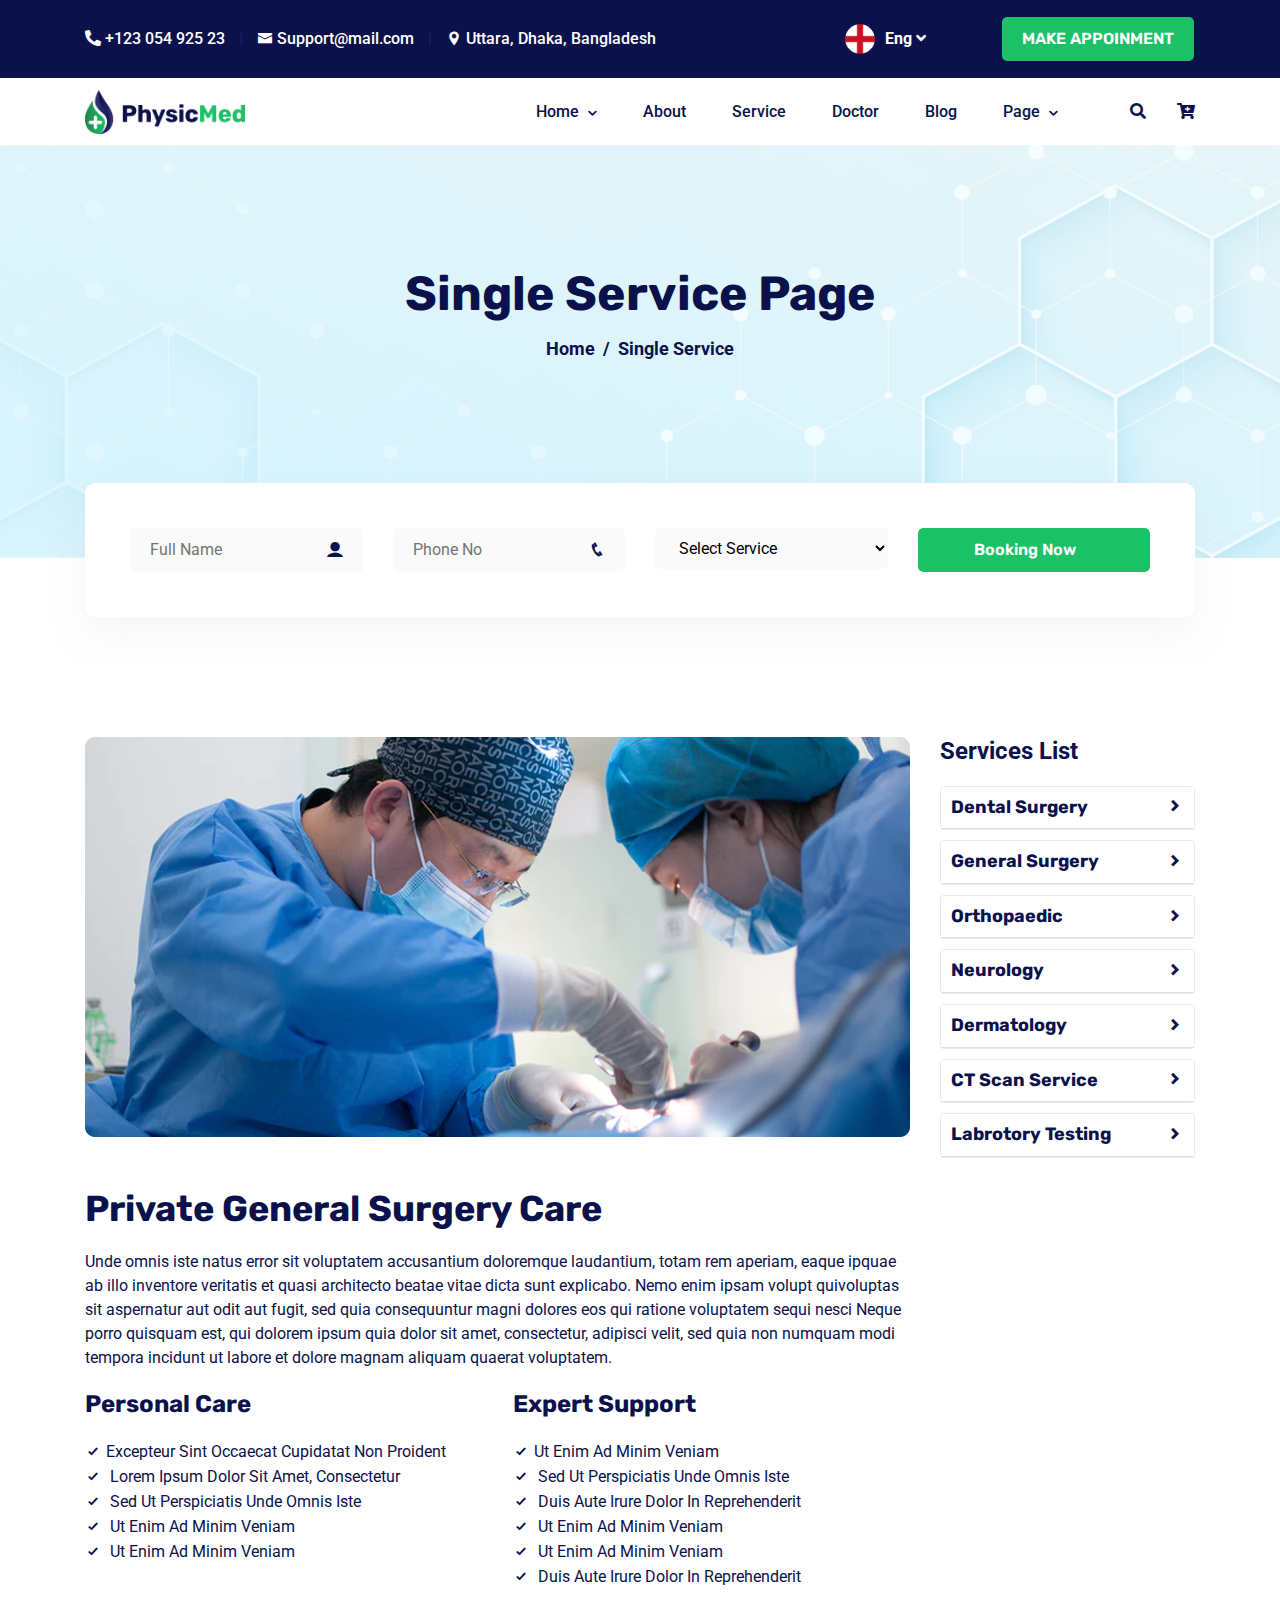
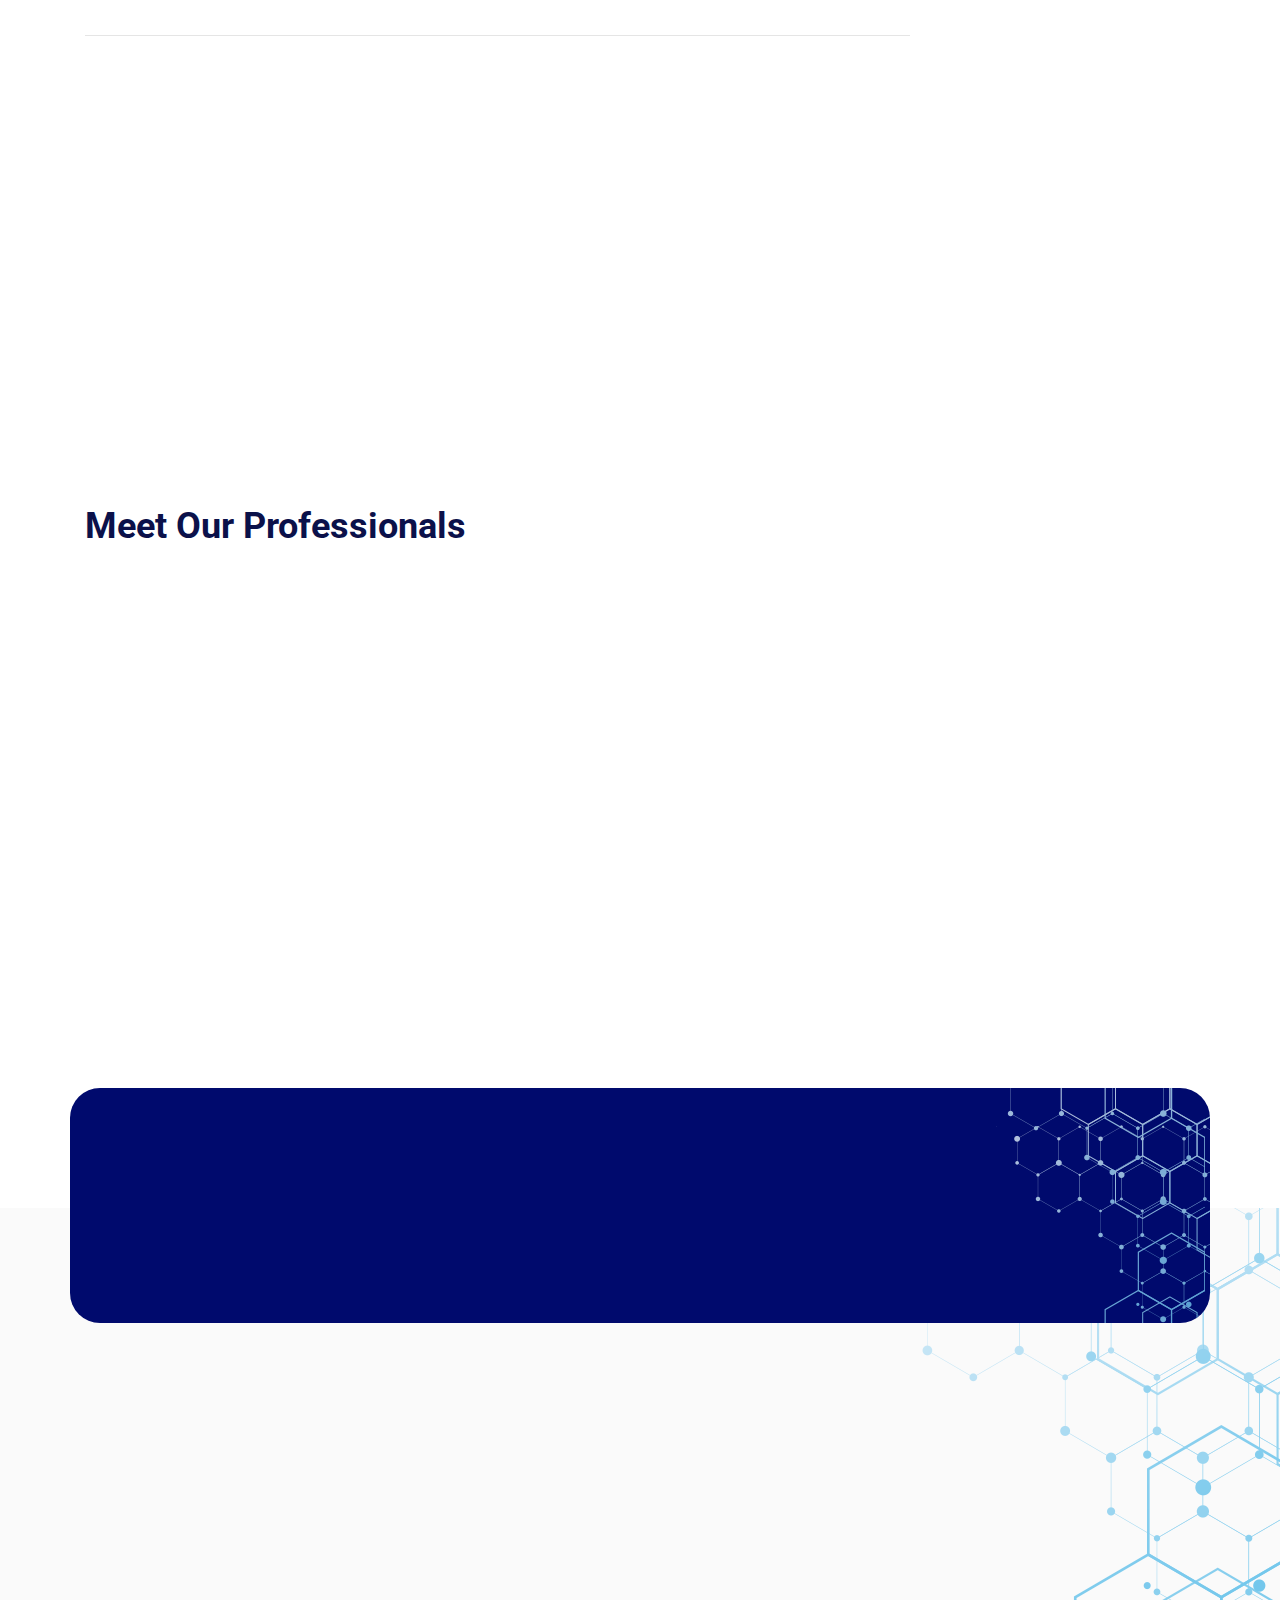
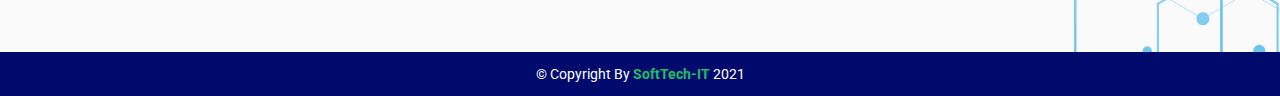
<file: service-single.html>
<!DOCTYPE html>
<html lang="en">

<head>
    <!-- Required Meta Tags -->
    <meta charset="UTF-8">
    <meta name="viewport" content="width=device-width, initial-scale=1.0">
    <meta http-equiv="X-UA-Compatible" content="ie=edge">

    <!-- Page Title -->
    <title>Single Service - Medical & healthcare HTML5 Template</title>

    <!-- Favicon Icon -->
    <link rel="shortcut icon" href="favicon.png">

    <!-- CSS Files -->
    <link rel="stylesheet" href="assets/css/animate.css">
    <link rel="stylesheet" href="assets/css/bootstrap.min.css">
    <link rel="stylesheet" href="assets/css/font-awsome-all.min.css">
    <link rel="stylesheet" href="assets/css/flaticon.css">
    <link rel="stylesheet" href="assets/css/icofont.min.css">
    <link rel="stylesheet" href="assets/css/meanmenu.css">
    <link rel="stylesheet" href="assets/css/magnific-popup.css">
    <link rel="stylesheet" href="assets/css/slick.css">
    <link rel="stylesheet" href="assets/css/style.css">
</head>

<body>
    <!-- Preloader Starts -->
    <div class="preloader" id="preloader">
        <div class="preloader-inner">
            <div class="spinner">
                <div class="bounce1"></div>
                <div class="bounce2"></div>
                <div class="bounce3"></div>
            </div>
        </div>
    </div>

    <!-- header -->
    <header>
        <div class="header-area">
            <!-- info bar -->
            <div class="info-bar">
                <div class="container">
                    <div class="row align-items-center">
                        <div class="col-lg-8">
                            <div class="contact-box">
                                <span><i class="fas fa-phone-alt"></i> +123 054 925 23</span>
                                <span class="separator">|</span>
                                <span><i class="icofont-envelope"></i> Support@mail.com</span>
                                <span class="separator">|</span>
                                <span><i class="icofont-location-pin"></i> Uttara, Dhaka, Bangladesh</span>
                            </div>
                        </div>
                        <div class="col-lg-4">
                            <div class="lan_wrapper">
                                <div class="lang-switcher">
                                    <span class="flag"><img src="assets/images/eng.png" alt=""></span>
                                    <a href="#" class="lang">Eng<span> <i class="fas fa-angle-down"></i></span></a>
                                    <ul class="lang-list">
                                        <li><span class="flag"><img src="assets/images/eng.png" alt=""></span><a
                                                href="#">Eng</a></li>
                                        <li><span class="flag"><img src="assets/images/bd.png" alt=""></span><a
                                                href="#">Ban</a></li>
                                    </ul>
                                </div>
                                <div class="btn-box d-flex align-items-center">
                                    <a class="btn1" href="#">Make Appoinment</a>
                                </div>
                            </div>
                        </div>
                    </div>
                </div>
            </div>

            <!-- header-top -->
            <div class="header-top">
                <div class="container">
                    <div class="container-wrapper">
                        <div class="row align-items-center">
                            <div class="col-lg-2 col-xl-2 col-md-3 col-4">
                                <div class="logo">
                                    <a href="index.html"> <img src="assets/images/logo.png" alt=""></a>
                                </div>
                            </div>
                            <div class="col-lg-8 col-xl-9 d-none d-lg-block">
                                <nav id="main-menu">
                                    <ul class="main-menu">
                                        <li class="has-submenu"><a href="#">home</a>
                                            <ul class="submenu">
                                                <li><a href="index.html">home 1</a></li>
                                                <li><a href="homepage2.html">home 2</a></li>
                                            </ul>
                                        </li>
                                        <li><a href="about.html">about</a></li>
                                        <li><a href="service.html">service</a></li>
                                        <li><a href="doctor.html">doctor</a></li>
                                        <li><a href="blog.html">blog</a></li>
                                        <li class="has-submenu"><a href="#">page</a>
                                            <ul class="submenu">
                                                <li><a href="appointment.html">appointment</a></li>
                                                <li><a href="doctor-single.html"> doctor single</a></li>
                                                <li><a href="blog-single.html">blog single</a></li>
                                                <li><a href="service-single.html">service single</a></li>
                                                <li><a href="faq.html">faq page</a></li>
                                                <li><a href="404.html">404 page</a></li>
                                            </ul>
                                        </li>
                                    </ul>
                                </nav>
                            </div>
                            <div class="col-lg-1 col-xl-1 col-md-7 col-6">
                                <div class="cart-search">
                                    <a href="#"> <span class="search"><i class="fas fa-search"></i></span></a>
                                    <a href="#"> <span class="cart"><i class="fas fa-cart-plus"></i></span></a>
                                </div>
                            </div>
                        </div>
                        <!-- mobile-menu -->
                        <div class="mobile-menu"></div>
                    </div>
                </div>
            </div>
        </div>
    </header>

    <!-- breadcrumb area -->
    <div class="breadcrumb-area special-pad" style="background-image: url('assets/images/breadcrumb.png');">
        <div class="container">
            <div class="row justify-content-center">
                <nav aria-label="breadcrumb">
                    <h2 class="page-title">Single Service Page</h2>
                    <ol class="breadcrumb text-center">
                        <li class="breadcrumb-item"><a href="index.html">Home</a></li>
                        <li class="breadcrumb-item active" aria-current="page">Single Service</li>
                    </ol>
                </nav>
            </div>
        </div>
    </div>

    <!-- booking-area -->
    <div class="booking-area wow fadeInUp">
        <div class="container">
            <div class="row">
                <div class="col-lg-12">
                    <div class="booking-form padding-bottom-40">
                        <form action="#">
                            <div class="row">
                                <div class="col-lg-3">
                                    <div class="input-wrapper">
                                        <input class="form-item2" type="text" placeholder="Full Name">
                                        <span class="icon"><i class="icofont-ui-user"></i></span>
                                    </div>
                                </div>
                                <div class="col-lg-3">
                                    <div class="input-wrapper">
                                        <input class="form-item2" type="tel" placeholder="Phone No">
                                        <span class="icon"><i class="icofont-phone"></i></span>
                                    </div>
                                </div>
                                <div class="col-lg-3">
                                    <select class="form-item2 input-wrapper">
                                        <option value="">select service</option>
                                        <option value="">dental sergary</option>
                                        <option value="">orthopaedic</option>
                                        <option value="">general surgery</option>
                                    </select>
                                </div>
                                <div class="col-lg-3">
                                    <button class="btn1 form-item2" type="submit">booking now</button>
                                </div>
                            </div>

                        </form>
                    </div>
                </div>
            </div>
        </div>
    </div>

    <!-- service wrapper -->
    <div class="service-wrapper padding-top-120 padding-bottom-70">
        <div class="container">
            <div class="row">
                <!-- ser-main-con -->
                <div class="col-lg-9">
                    <!-- ser-cont -->
                    <div class="ser-cont wow fadeInUp">
                        <img src="assets/images/service-wrap.png" alt="">
                        <h3>Private General Surgery Care</h3>
                        <p>Unde omnis iste natus error sit voluptatem accusantium doloremque laudantium, totam rem
                            aperiam,
                            eaque ipquae ab illo inventore veritatis et quasi architecto beatae vitae dicta sunt
                            explicabo.
                            Nemo enim ipsam volupt quivoluptas sit aspernatur aut odit aut fugit, sed quia consequuntur
                            magni dolores eos qui ratione voluptatem sequi nesci Neque porro quisquam est, qui dolorem
                            ipsum
                            quia dolor sit amet, consectetur, adipisci velit, sed quia non numquam modi tempora incidunt
                            ut
                            labore et dolore magnam aliquam quaerat voluptatem.</p>
                        <div class="cont-list-wrapper">
                            <div class="row">
                                <div class="col-lg-6">
                                    <div class="cont-list">
                                        <h4>Personal care</h4>
                                        <ul>
                                            <li>Excepteur sint occaecat cupidatat non proident</li>
                                            <li> Lorem ipsum dolor sit amet, consectetur</li>
                                            <li> Sed ut perspiciatis unde omnis iste</li>
                                            <li> Ut enim ad minim veniam</li>
                                            <li> Ut enim ad minim veniam</li>
                                        </ul>
                                    </div>
                                </div>
                                <div class="col-lg-6">
                                    <div class="cont-list">
                                        <h4>Expert Support</h4>
                                        <ul>
                                            <li>Ut enim ad minim veniam</li>
                                            <li> Sed ut perspiciatis unde omnis iste</li>
                                            <li> Duis aute irure dolor in reprehenderit</li>
                                            <li> Ut enim ad minim veniam</li>
                                            <li> Ut enim ad minim veniam</li>
                                            <li> Duis aute irure dolor in reprehenderit</li>
                                        </ul>
                                    </div>
                                </div>
                            </div>
                        </div>
                    </div>

                    <!-- section separator -->
                    <div class="separator margin-bottom-50">
                        <hr>
                    </div>

                    <!-- service list -->
                    <div class="service-list-wrap wow fadeInUp">
                        <div class="row">
                            <div class="col-lg-6">
                                <div class="service-list">
                                    <h4>Diagnostics</h4>
                                    <ul class="single-list">
                                        <li class="title">Bronchoscopy</li>
                                        <li class="amount">From $-20</li>
                                    </ul>
                                    <ul class="single-list">
                                        <li class="title">Parathyroid scan</li>
                                        <li class="amount">From $-50</li>
                                    </ul>
                                    <ul class="single-list">
                                        <li class="title">Orthotics</li>
                                        <li class="amount">From $-80</li>
                                    </ul>
                                    <ul class="single-list">
                                        <li class="title">Captopril Renography</li>
                                        <li class="amount">From $-90</li>
                                    </ul>
                                    <ul class="single-list">
                                        <li class="title">Full Blood Count</li>
                                        <li class="amount">From $-120</li>
                                    </ul>
                                    <ul class="single-list">
                                        <li class="title">Head CT</li>
                                        <li class="amount">From $-150</li>
                                    </ul>
                                </div>
                            </div>
                            <div class="col-lg-6">
                                <div class="service-list">
                                    <h4>Treatments</h4>
                                    <ul class="single-list">
                                        <li class="title">Digestive care</li>
                                        <li class="amount">From $-20</li>
                                    </ul>
                                    <ul class="single-list">
                                        <li class="title">Home care</li>
                                        <li class="amount">From $-50</li>
                                    </ul>
                                    <ul class="single-list">
                                        <li class="title">Dialysis</li>
                                        <li class="amount">From $-80</li>
                                    </ul>
                                    <ul class="single-list">
                                        <li class="title">Fertility</li>
                                        <li class="amount">From $-90</li>
                                    </ul>
                                    <ul class="single-list">
                                        <li class="title">Infusion therapy</li>
                                        <li class="amount">From $-120</li>
                                    </ul>
                                    <ul class="single-list">
                                        <li class="title">Lymphedema therapy</li>
                                        <li class="amount">From $-150</li>
                                    </ul>
                                </div>
                            </div>
                        </div>


                    </div>

                    <!-- team area -->
                    <div class="team-area padding-top-80">
                        <h3>Meet our professionals</h3>
                        <div class="row justify-content-center">
                            <div class="col-sm-6 col-md-6 col-lg-4 wow fadeInUp" data-wow-delay='.2s'>
                                <div class="single-team">
                                    <div class="img-box">
                                        <img src="assets/images/team1.png" alt="">
                                    </div>
                                    <div class="cont-box">
                                        <div class="social-links">
                                            <a href="#"><span><i class="icofont-twitter"></i></span></a>
                                            <a href="#"><span><i class="icofont-facebook"></i></span></a>
                                            <a href="#"><span><i class="icofont-instagram"></i></span></a>
                                        </div>
                                        <h4><a href="doctor-single.html">Dr. Brain Adam</a></h4>
                                        <span class="desig">Restorative Dentist</span>
                                        <a href="doctor-single.html" class="link">learn more <span><i
                                                    class="icofont-simple-right"></i></span></a>
                                    </div>
                                </div>
                            </div>
                            <div class="col-sm-6 col-md-6 col-lg-4 wow fadeInUp" data-wow-delay='.4s'>
                                <div class="single-team">
                                    <div class="img-box">
                                        <img src="assets/images/team2.png" alt="">
                                    </div>
                                    <div class="cont-box">
                                        <div class="social-links">
                                            <a href="#"><span><i class="icofont-twitter"></i></span></a>
                                            <a href="#"><span><i class="icofont-facebook"></i></span></a>
                                            <a href="#"><span><i class="icofont-instagram"></i></span></a>
                                        </div>
                                        <h4><a href="doctor-single.html">Dr. jessica brown</a></h4>
                                        <span class="desig">Restorative Dentist</span>
                                        <a href="doctor-single.html" class="link">learn more <span><i
                                                    class="icofont-simple-right"></i></span></a>
                                    </div>
                                </div>
                            </div>
                            <div class="col-sm-6 col-md-6 col-lg-4 wow fadeInUp" data-wow-delay='.6s'>
                                <div class="single-team">
                                    <div class="img-box">
                                        <img src="assets/images/team3.png" alt="">
                                    </div>
                                    <div class="cont-box">
                                        <div class="social-links">
                                            <a href="#"><span><i class="icofont-twitter"></i></span></a>
                                            <a href="#"><span><i class="icofont-facebook"></i></span></a>
                                            <a href="#"><span><i class="icofont-instagram"></i></span></a>
                                        </div>
                                        <h4><a href="doctor-single.html">Dr. labrien brown</a></h4>
                                        <span class="desig">Restorative Dentist</span>
                                        <a href="doctor-single.html" class="link">learn more <span><i
                                                    class="icofont-simple-right"></i></span></a>
                                    </div>
                                </div>
                            </div>
                        </div>
                    </div>
                </div>

                <!-- ser-sidebar -->
                <div class="col-lg-3">
                    <div class="ser-sidebar">
                        <!-- serWid-list  -->
                        <div class="ser-widget serWid-list wow fadeInUp">
                            <h4>Services List</h4>
                            <div id="accordion">
                                <div class="card">
                                    <div class="card-header" id="headingOne">
                                        <h5 class="mb-0">
                                            <a class="collapsed" data-toggle="collapse" data-target="#collapseOne"
                                                aria-expanded="true" aria-controls="collapseOne">
                                                Dental Surgery
                                            </a>
                                        </h5>
                                    </div>

                                    <div id="collapseOne" class="collapse" aria-labelledby="headingOne"
                                        data-parent="#accordion">
                                        <div class="card-body">
                                            <ul>
                                                <li>Excepteur sint</li>
                                                <li> Lorem ipsum </li>
                                                <li> Sed ut perspiciatis </li>
                                                <li> Ut enim </li>
                                                <li>ad minim veniam</li>
                                            </ul>
                                        </div>
                                    </div>
                                </div>
                                <div class="card">
                                    <div class="card-header" id="headingTwo">
                                        <h5 class="mb-0">
                                            <a class="collapsed" data-toggle="collapse" data-target="#collapseTwo"
                                                aria-expanded="false" aria-controls="collapseTwo">
                                                General Surgery
                                            </a>
                                        </h5>
                                    </div>
                                    <div id="collapseTwo" class="collapse" aria-labelledby="headingTwo"
                                        data-parent="#accordion">
                                        <div class="card-body">
                                            <ul>
                                                <li>Excepteur sint</li>
                                                <li> Lorem ipsum </li>
                                                <li> Sed ut perspiciatis </li>
                                                <li> Ut enim </li>
                                                <li>ad minim veniam</li>
                                            </ul>
                                        </div>
                                    </div>
                                </div>
                                <div class="card">
                                    <div class="card-header" id="headingThree">
                                        <h5 class="mb-0">
                                            <a class="collapsed" data-toggle="collapse" data-target="#collapseThree"
                                                aria-expanded="false" aria-controls="collapseThree">
                                                Orthopaedic
                                            </a>
                                        </h5>
                                    </div>
                                    <div id="collapseThree" class="collapse" aria-labelledby="headingThree"
                                        data-parent="#accordion">
                                        <div class="card-body">
                                            <ul>
                                                <li>Excepteur sint</li>
                                                <li> Lorem ipsum </li>
                                                <li> Sed ut perspiciatis </li>
                                                <li> Ut enim </li>
                                                <li>ad minim veniam</li>
                                            </ul>
                                        </div>
                                    </div>
                                </div>
                                <div class="card">
                                    <div class="card-header" id="headingFour">
                                        <h5 class="mb-0">
                                            <a class="collapsed" data-toggle="collapse" data-target="#collapseFour"
                                                aria-expanded="false" aria-controls="collapseFour">
                                                Neurology
                                            </a>
                                        </h5>
                                    </div>
                                    <div id="collapseFour" class="collapse" aria-labelledby="headingFour"
                                        data-parent="#accordion">
                                        <div class="card-body">
                                            <ul>
                                                <li>Excepteur sint</li>
                                                <li> Lorem ipsum </li>
                                                <li> Sed ut perspiciatis </li>
                                                <li> Ut enim </li>
                                                <li>ad minim veniam</li>
                                            </ul>
                                        </div>
                                    </div>
                                </div>
                                <div class="card">
                                    <div class="card-header" id="headingFive">
                                        <h5 class="mb-0">
                                            <a class="collapsed" data-toggle="collapse" data-target="#collapseFive"
                                                aria-expanded="false" aria-controls="collapseFive">
                                                Dermatology
                                            </a>
                                        </h5>
                                    </div>
                                    <div id="collapseFive" class="collapse" aria-labelledby="headingFive"
                                        data-parent="#accordion">
                                        <div class="card-body">
                                            <ul>
                                                <li>Excepteur sint</li>
                                                <li> Lorem ipsum </li>
                                                <li> Sed ut perspiciatis </li>
                                                <li> Ut enim </li>
                                                <li>ad minim veniam</li>
                                            </ul>
                                        </div>
                                    </div>
                                </div>
                                <div class="card">
                                    <div class="card-header" id="headingSix">
                                        <h5 class="mb-0">
                                            <a class="collapsed" data-toggle="collapse" data-target="#collapseSix"
                                                aria-expanded="false" aria-controls="collapseSix">
                                                CT Scan Service
                                            </a>
                                        </h5>
                                    </div>
                                    <div id="collapseSix" class="collapse" aria-labelledby="headingSix"
                                        data-parent="#accordion">
                                        <div class="card-body">
                                            <ul>
                                                <li>Excepteur sint</li>
                                                <li> Lorem ipsum </li>
                                                <li> Sed ut perspiciatis </li>
                                                <li> Ut enim </li>
                                                <li>ad minim veniam</li>
                                            </ul>
                                        </div>
                                    </div>
                                </div>
                                <div class="card">
                                    <div class="card-header" id="headingSeven">
                                        <h5 class="mb-0">
                                            <a class="collapsed" data-toggle="collapse" data-target="#collapseSeven"
                                                aria-expanded="false" aria-controls="collapseSeven">
                                                Labrotory Testing
                                            </a>
                                        </h5>
                                    </div>
                                    <div id="collapseSeven" class="collapse" aria-labelledby="headingSeven"
                                        data-parent="#accordion">
                                        <div class="card-body">
                                            <ul>
                                                <li>Excepteur sint</li>
                                                <li> Lorem ipsum </li>
                                                <li> Sed ut perspiciatis </li>
                                                <li> Ut enim </li>
                                                <li>ad minim veniam</li>
                                            </ul>
                                        </div>
                                    </div>
                                </div>
                            </div>
                        </div>

                        <!-- wrk-hr -->
                        <div class="ser-widget wrk-hr wow fadeInUp">
                            <h4>Working Hours</h4>
                            <p>Lorem ipsum dolor sit amet, consectetur adipiscing elit, sed.</p>
                            <div class="wrk-list-wrapper">
                                <ul class="single-list">
                                    <li class="title">sunday</li>
                                    <li class="amount">8.00-9.00</li>
                                </ul>
                                <ul class="single-list">
                                    <li class="title">monday</li>
                                    <li class="amount">8.00-9.00</li>
                                </ul>
                                <ul class="single-list">
                                    <li class="title">tuesday</li>
                                    <li class="amount">8.00-9.00</li>
                                </ul>
                                <ul class="single-list">
                                    <li class="title">wednesday</li>
                                    <li class="amount">8.00-9.00</li>
                                </ul>
                                <ul class="single-list">
                                    <li class="title">thursday</li>
                                    <li class="amount">8.00-9.00</li>
                                </ul>
                                <ul class="single-list">
                                    <li class="title">friday</li>
                                    <li class="amount">8.00-9.00</li>
                                </ul>
                                <ul class="single-list">
                                    <li class="title">saturday</li>
                                    <li class="amount">closed</li>
                                </ul>
                            </div>

                        </div>

                        <!-- help-line -->
                        <div class="ser-widget help-line wow fadeInUp">
                            <span class="icon"><i class="fas fa-user-md"></i></span>
                            <h3>Online Help
                                24/7</h3>
                            <h4>+(123) 456-78-90</h4>
                        </div>
                    </div>
                </div>
            </div>
        </div>
    </div>

    <!-- subs area -->
    <div class="subs-area">
        <div class="container">
            <div class="row subs-wrapper">
                <div class="subs-shape">
                    <img src="assets/images/subs-vec.png" alt="" class="vec1">
                </div>
                <div class="col-lg-12">
                    <div class="row align-items-center">
                        <div class="col-lg-5 col-xl-6 col-12 wow fadeInLeft">
                            <div class="subs-content">
                                <h2>subscribe to our newsletter</h2>
                            </div>
                        </div>
                        <div class="col-lg-7 col-xl-6 col-12 wow fadeInRight">
                            <div class="subs-form">
                                <form action="#">
                                    <input type="email" placeholder="Enter your email address">
                                    <button type="submit">subscribe</button>
                                </form>
                            </div>
                        </div>
                    </div>
                </div>
            </div>
        </div>
    </div>

    <!-- footer area -->
    <footer>
        <div class="footer-area">
            <div class="foo_top padding-bottom-65">
                <div class="foo_top_shapes">
                    <img src="assets/images/foo-vec.png" alt="" class="vec1">
                </div>
                <div class="container">
                    <div class="row">
                        <div class="col-lg-3 col-md-6 col-sm-6 col-12 wow fadeInUp" data-wow-delay=".2s">
                            <div class="foo-widget">
                                <div class="logo">
                                    <a href="index.html"> <img src="assets/images/logo.png" alt=""></a>
                                </div>
                                <p>Outsource your HR functions to industry-specialized experts.</p>
                                <div class="social-links">
                                    <a href="#"><span class="active"><i class="icofont-facebook"></i></span></a>

                                    <a href="#"><span><i class="icofont-twitter"></i></span></a>

                                    <a href="#"><span><i class="icofont-instagram"></i></span></a>

                                    <a href="#"><span><i class="icofont-pinterest"></i></span></a>
                                </div>
                            </div>
                        </div>
                        <div class="col-lg-3 col-md-6 col-sm-6 col-12 wow fadeInUp" data-wow-delay=".4s">
                            <div class="foo-widget">
                                <h4>usefull links</h4>
                                <ul>
                                    <li><a href="index.html">home</a> </li>
                                    <li><a href="about.html">about us</a> </li>
                                    <li><a href="service.html">service</a> </li>
                                    <li><a href="faq.html">FAQs</a></li>
                                    <li><a href="#">contact</a> </li>
                                </ul>
                            </div>
                        </div>
                        <div class="col-lg-3 col-md-6 col-sm-6 col-12 wow fadeInUp" data-wow-delay=".6s">
                            <div class="foo-widget">
                                <h4>our service</h4>
                                <ul>
                                    <li><a href="service-single.html">dental surgery</a> </li>
                                    <li><a href="service-single.html">orthopaedic</a> </li>
                                    <li><a href="service-single.html">general surgery</a> </li>
                                    <li><a href="service-single.html">neurology</a></li>
                                    <li><a href="service-single.html">women healthcare</a> </li>
                                </ul>
                            </div>
                        </div>
                        <div class="col-lg-3 col-md-6 col-sm-6 col-12 wow fadeInUp" data-wow-delay=".8s">
                            <div class="foo-widget">
                                <h4>get in touch</h4>
                                <ul>
                                    <li>
                                        <span><i class="icofont-phone"></i></span> +1 561-318-5142
                                    </li>
                                    <li>
                                        <span><i class="icofont-email"></i></span> support@gmail.com
                                    </li>
                                    <li>
                                        <span><i class="icofont-ui-home"></i></span>
                                        Uttara,Dhaka-1230
                                        Bangladesh
                                    </li>
                                </ul>
                            </div>
                        </div>
                    </div>
                </div>
            </div>
            <div class="foo_btm">
                <div class="container">
                    <div class="row align-items-center">
                        <div class="col-12">
                            <div class="copyright-text">
                                <span> &copy; copyright by <a href="#"><b>SoftTech-IT</b></a> 2021</span>
                            </div>
                        </div>
                    </div>
                </div>
            </div>
        </div>
    </footer>


    <!-- scroll to up -->
    <div class="scrollup"><i class="fas fa-angle-double-up"></i></div>

    <!-- Javascript Files -->
    <script src="assets/js/vendor/jquery-2.2.4.min.js"></script>
    <script src="assets/js/vendor/bootstrap.min.js"></script>
    <script src="assets/js/vendor/slick.min.js"></script>
    <script src="assets/js/vendor/counterup.min.js"></script>
    <script src="assets/js/vendor/jquery.meanmenu.min.js"></script>
    <script src="assets/js/vendor/isotope.pkgd.min.js"></script>
    <script src="assets/js/vendor/waypoints.min.js"></script>
    <script src="assets/js/vendor/jquery.magnific-popup.min.js"></script>
    <script src="assets/js/vendor/easing.min.js"></script>
    <script src="assets/js/vendor/wow.min.js"></script>
    <script src="assets/js/main.js"></script>
</body>

</html>
</file>
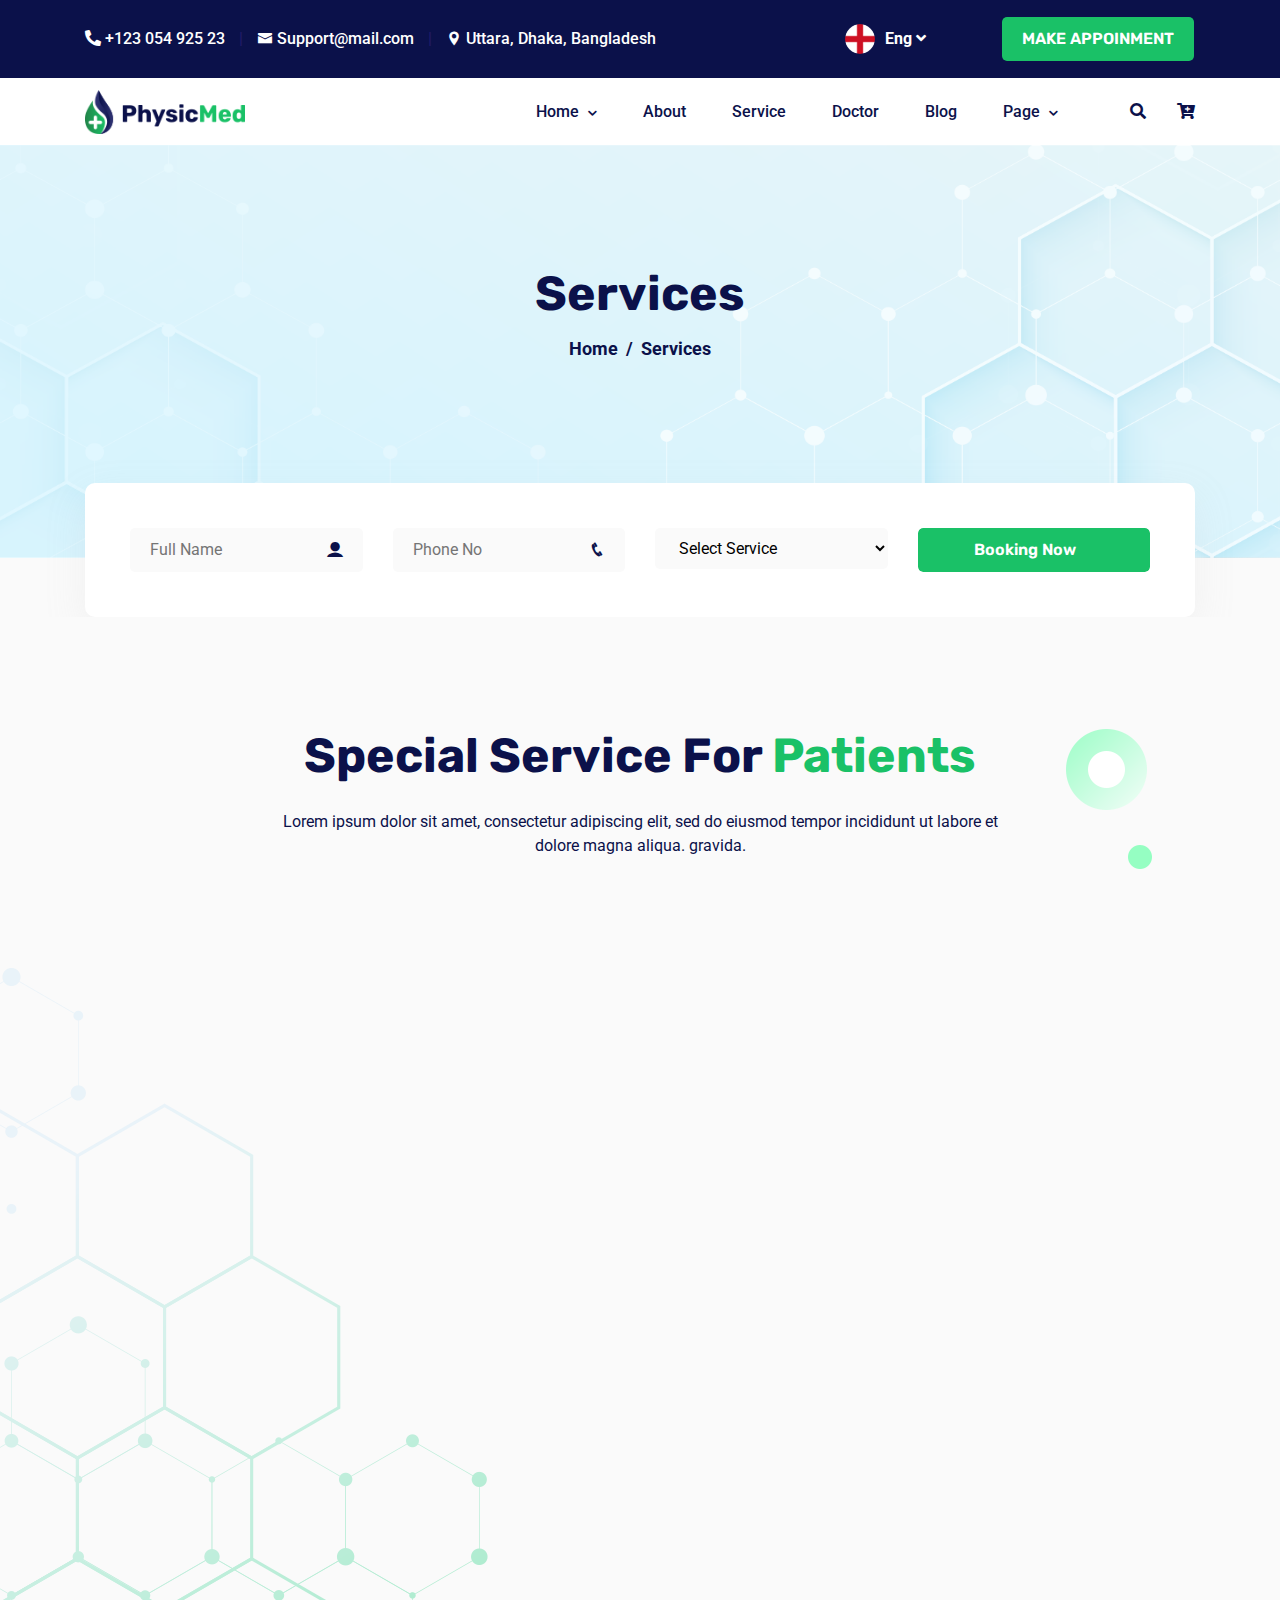
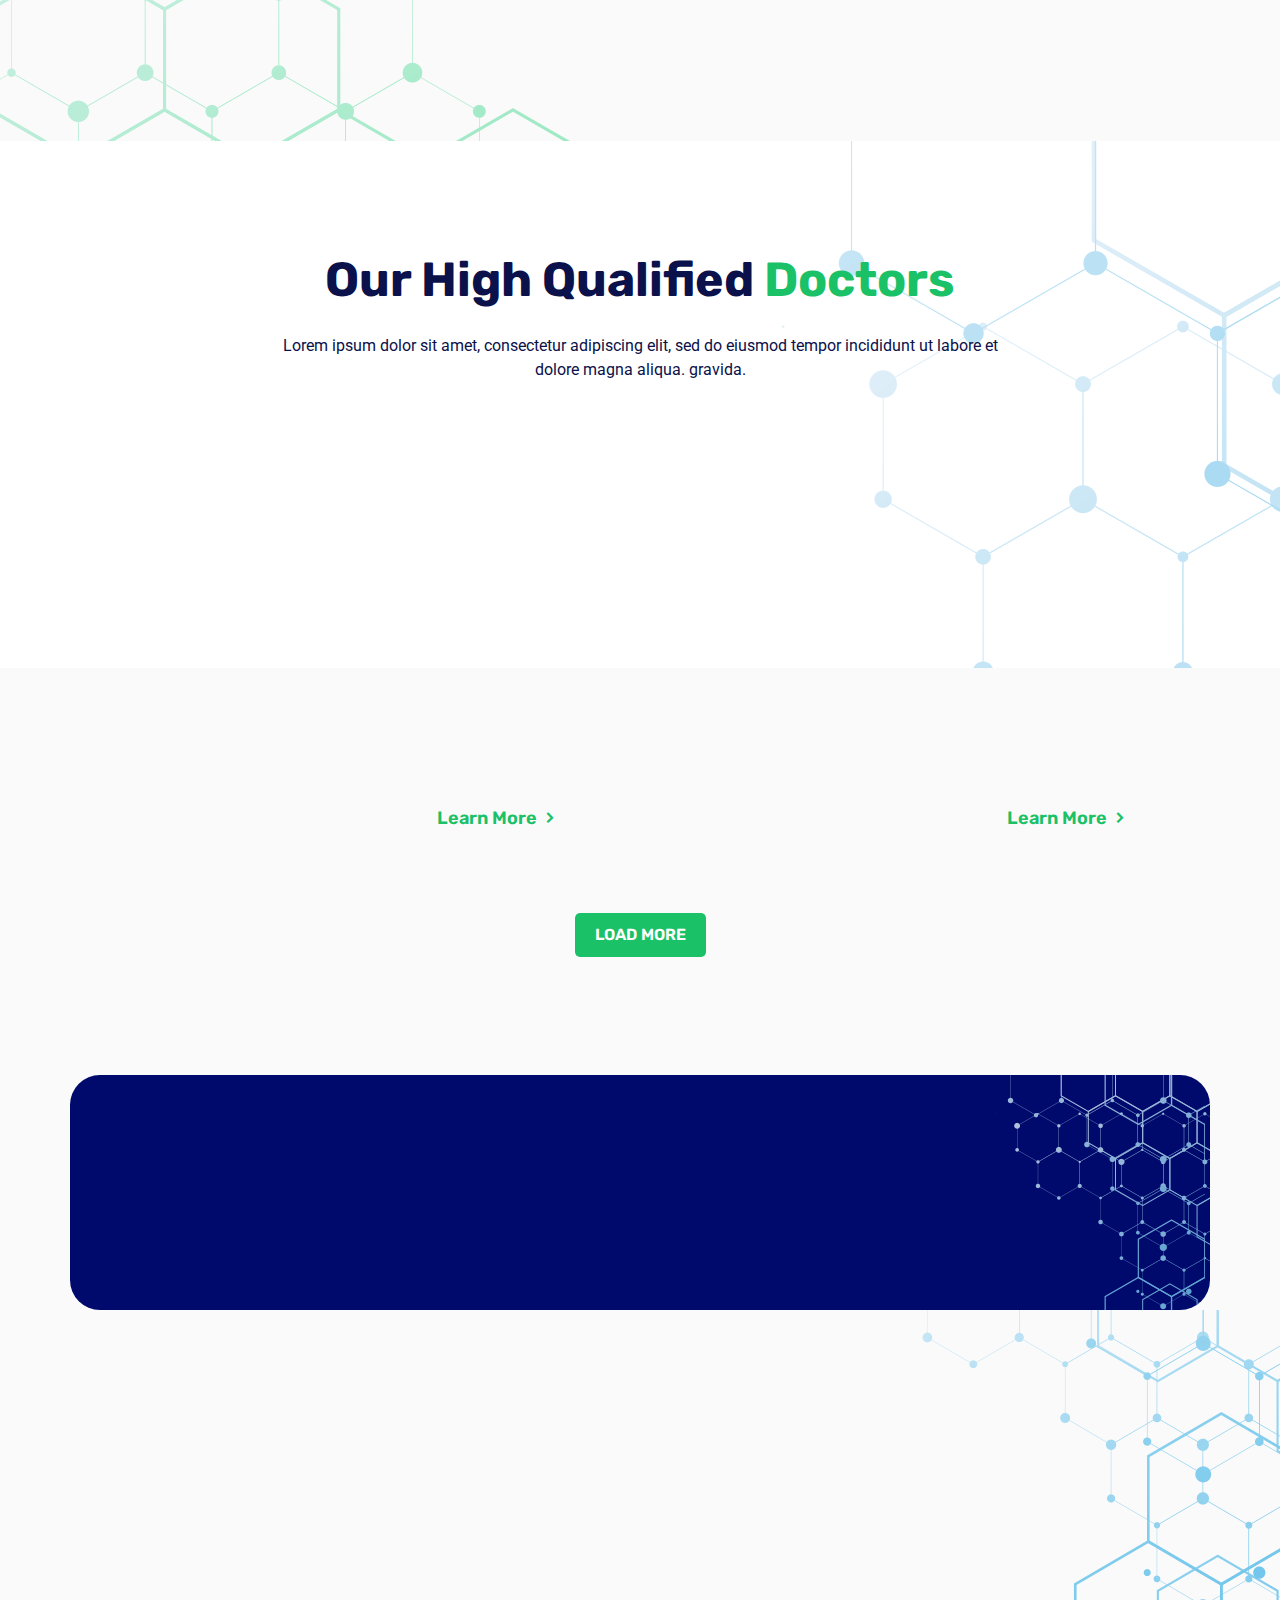
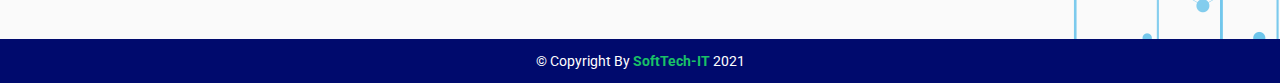
<file: service.html>
<!DOCTYPE html>
<html lang="en">

<head>
    <!-- Required Meta Tags -->
    <meta charset="UTF-8">
    <meta name="viewport" content="width=device-width, initial-scale=1.0">
    <meta http-equiv="X-UA-Compatible" content="ie=edge">

    <!-- Page Title -->
    <title>Service Page - Medical & healthcare HTML5 Template</title>

    <!-- Favicon Icon -->
    <link rel="shortcut icon" href="favicon.png">

    <!-- CSS Files -->
    <link rel="stylesheet" href="assets/css/animate.css">
    <link rel="stylesheet" href="assets/css/bootstrap.min.css">
    <link rel="stylesheet" href="assets/css/font-awsome-all.min.css">
    <link rel="stylesheet" href="assets/css/flaticon.css">
    <link rel="stylesheet" href="assets/css/icofont.min.css">
    <link rel="stylesheet" href="assets/css/meanmenu.css">
    <link rel="stylesheet" href="assets/css/magnific-popup.css">
    <link rel="stylesheet" href="assets/css/slick.css">
    <link rel="stylesheet" href="assets/css/style.css">
</head>

<body>
    <!-- Preloader Starts -->
    <div class="preloader" id="preloader">
        <div class="preloader-inner">
            <div class="spinner">
                <div class="bounce1"></div>
                <div class="bounce2"></div>
                <div class="bounce3"></div>
            </div>
        </div>
    </div>

    <!-- header -->
    <header>
        <div class="header-area">
            <!-- info bar -->
            <div class="info-bar">
                <div class="container">
                    <div class="row align-items-center">
                        <div class="col-lg-8">
                            <div class="contact-box">
                                <span><i class="fas fa-phone-alt"></i> +123 054 925 23</span>
                                <span class="separator">|</span>
                                <span><i class="icofont-envelope"></i> Support@mail.com</span>
                                <span class="separator">|</span>
                                <span><i class="icofont-location-pin"></i> Uttara, Dhaka, Bangladesh</span>
                            </div>
                        </div>
                        <div class="col-lg-4">
                            <div class="lan_wrapper">
                                <div class="lang-switcher">
                                    <span class="flag"><img src="assets/images/eng.png" alt=""></span>
                                    <a href="#" class="lang">Eng<span> <i class="fas fa-angle-down"></i></span></a>
                                    <ul class="lang-list">
                                        <li><span class="flag"><img src="assets/images/eng.png" alt=""></span><a
                                                href="#">Eng</a></li>
                                        <li><span class="flag"><img src="assets/images/bd.png" alt=""></span><a
                                                href="#">Ban</a></li>
                                    </ul>
                                </div>
                                <div class="btn-box d-flex align-items-center">
                                    <a class="btn1" href="#">Make Appoinment</a>
                                </div>
                            </div>
                        </div>
                    </div>
                </div>
            </div>

            <!-- header-top -->
            <div class="header-top">
                <div class="container">
                    <div class="container-wrapper">
                        <div class="row align-items-center">
                            <div class="col-lg-2 col-xl-2 col-md-3 col-4">
                                <div class="logo">
                                    <a href="index.html"> <img src="assets/images/logo.png" alt=""></a>
                                </div>
                            </div>
                            <div class="col-lg-8 col-xl-9 d-none d-lg-block">
                                <nav id="main-menu">
                                    <ul class="main-menu">
                                        <li class="has-submenu"><a href="#">home</a>
                                            <ul class="submenu">
                                                <li><a href="index.html">home 1</a></li>
                                                <li><a href="homepage2.html">home 2</a></li>
                                            </ul>
                                        </li>
                                        <li><a href="about.html">about</a></li>
                                        <li><a href="service.html">service</a></li>
                                        <li><a href="doctor.html">doctor</a></li>
                                        <li><a href="blog.html">blog</a></li>
                                        <li class="has-submenu"><a href="#">page</a>
                                            <ul class="submenu">
                                                <li><a href="appointment.html">appointment</a></li>
                                                <li><a href="doctor-single.html"> doctor single</a></li>
                                                <li><a href="blog-single.html">blog single</a></li>
                                                <li><a href="service-single.html">service single</a></li>
                                                <li><a href="faq.html">faq page</a></li>
                                                <li><a href="404.html">404 page</a></li>
                                            </ul>
                                        </li>
                                    </ul>
                                </nav>
                            </div>
                            <div class="col-lg-1 col-xl-1 col-md-7 col-6">
                                <div class="cart-search">
                                    <a href="#"> <span class="search"><i class="fas fa-search"></i></span></a>
                                    <a href="#"> <span class="cart"><i class="fas fa-cart-plus"></i></span></a>
                                </div>
                            </div>
                        </div>
                        <!-- mobile-menu -->
                        <div class="mobile-menu"></div>
                    </div>
                </div>
            </div>
        </div>
    </header>

    <!-- breadcrumb area -->
    <div class="breadcrumb-area special-pad" style="background-image: url('assets/images/breadcrumb.png');">
        <div class="container">
            <div class="row justify-content-center">
                <nav aria-label="breadcrumb">
                    <h2 class="page-title">services</h2>
                    <ol class="breadcrumb text-center">
                        <li class="breadcrumb-item"><a href="index.html">Home</a></li>
                        <li class="breadcrumb-item active" aria-current="page">services</li>
                    </ol>
                </nav>
            </div>
        </div>
    </div>

    <!-- booking-area -->
    <div class="booking-area wow fadeInUp gray-bg">
        <div class="container">
            <div class="row">
                <div class="col-lg-12">
                    <div class="booking-form padding-bottom-40">
                        <form action="#">
                            <div class="row">
                                <div class="col-lg-3">
                                    <div class="input-wrapper">
                                        <input class="form-item2" type="text" placeholder="Full Name">
                                        <span class="icon"><i class="icofont-ui-user"></i></span>
                                    </div>
                                </div>
                                <div class="col-lg-3">
                                    <div class="input-wrapper">
                                        <input class="form-item2" type="tel" placeholder="Phone No">
                                        <span class="icon"><i class="icofont-phone"></i></span>
                                    </div>
                                </div>
                                <div class="col-lg-3">
                                    <select class="form-item2 input-wrapper">
                                        <option value="">select service</option>
                                        <option value="">dental sergary</option>
                                        <option value="">orthopaedic</option>
                                        <option value="">general surgery</option>
                                    </select>
                                </div>
                                <div class="col-lg-3">
                                    <button class="btn1 form-item2" type="submit">booking now</button>
                                </div>
                            </div>

                        </form>
                    </div>
                </div>
            </div>
        </div>
    </div>

    <!-- service area -->
    <div class="service-area padding-top-115 padding-bottom-90">
        <div class="service-shapes">
            <img src="assets/images/ser-vec1.png" alt="" class="vec1 item-animateTwo">
            <img src="assets/images/ser-vec2.png" alt="" class="vec2">
        </div>
        <div class="container">
            <div class="row justify-content-center">
                <div class="col-lg-8">
                    <div class="common-title text-center wow fadeInUp">
                        <h2>Special Service For <span>Patients</span></h2>
                        <p>Lorem ipsum dolor sit amet, consectetur adipiscing elit, sed do eiusmod tempor incididunt ut
                            labore et dolore magna aliqua. gravida.</p>
                    </div>
                </div>
            </div>
            <div class="row">
                <div class="col-sm-6 col-md-6 col-lg-4 col-xl-3 wow fadeInUp" data-wow-delay='.2s'>
                    <div class="single-service">
                        <div class="icon-box">
                            <span><i class="icofont-tooth"></i></span>
                        </div>
                        <div class="cont-box">
                            <h4><a href="service-single.html">dental sugery</a></h4>
                            <p>Forth unto night their foubehold night theiearth .</p>
                            <a href="service-single.html" class="link">learn more <span><i
                                        class="icofont-simple-right"></i></span></a>
                        </div>
                    </div>
                </div>
                <div class="col-sm-6 col-md-6 col-lg-4 col-xl-3 wow fadeInUp" data-wow-delay='.2s'>
                    <div class="single-service">
                        <div class="icon-box">
                            <span><i class="icofont-bone"></i></span>
                        </div>
                        <div class="cont-box">
                            <h4><a href="service-single.html">orthopaedic</a></h4>
                            <p>Forth unto night their foubehold night theiearth .</p>
                            <a href="service-single.html" class="link">learn more <span><i
                                        class="icofont-simple-right"></i></span></a>
                        </div>
                    </div>
                </div>
                <div class="col-sm-6 col-md-6 col-lg-4 col-xl-3 wow fadeInUp" data-wow-delay='.4s'>
                    <div class="single-service active">
                        <div class="icon-box">
                            <span><i class="icofont-surgeon-alt"></i></span>
                        </div>
                        <div class="cont-box">
                            <h4><a href="service-single.html">general surgery</a></h4>
                            <p>Forth unto night their foubehold night theiearth .</p>
                            <a href="service-single.html" class="link">learn more <span><i
                                        class="icofont-simple-right"></i></span></a>
                        </div>
                    </div>
                </div>
                <div class="col-sm-6 col-md-6 col-lg-4 col-xl-3 wow fadeInUp" data-wow-delay='.6s'>
                    <div class="single-service">
                        <div class="icon-box">
                            <span><i class="icofont-brain"></i></span>
                        </div>
                        <div class="cont-box">
                            <h4><a href="service-single.html">neurology</a></h4>
                            <p>Forth unto night their foubehold night theiearth .</p>
                            <a href="service-single.html" class="link">learn more <span><i
                                        class="icofont-simple-right"></i></span></a>
                        </div>
                    </div>
                </div>
                <div class="col-sm-6 col-md-6 col-lg-4 col-xl-3 wow fadeInUp" data-wow-delay='.2s'>
                    <div class="single-service">
                        <div class="icon-box">
                            <span><i class="icofont-pills"></i></span>
                        </div>
                        <div class="cont-box">
                            <h4><a href="service-single.html">dermatology</a></h4>
                            <p>Forth unto night their foubehold night theiearth .</p>
                            <a href="service-single.html" class="link">learn more <span><i
                                        class="icofont-simple-right"></i></span></a>
                        </div>
                    </div>
                </div>
                <div class="col-sm-6 col-md-6 col-lg-4 col-xl-3 wow fadeInUp" data-wow-delay='.4s'>
                    <div class="single-service">
                        <div class="icon-box">
                            <span><i class="icofont-laboratory"></i></span>
                        </div>
                        <div class="cont-box">
                            <h4><a href="service-single.html">labrotory testing</a></h4>
                            <p>Forth unto night their foubehold night theiearth .</p>
                            <a href="service-single.html" class="link">learn more <span><i
                                        class="icofont-simple-right"></i></span></a>
                        </div>
                    </div>
                </div>
                <div class="col-sm-6 col-md-6 col-lg-4 col-xl-3 wow fadeInUp" data-wow-delay='.6s'>
                    <div class="single-service">
                        <div class="icon-box">
                            <span><i class="icofont-heart-beat-alt"></i></span>
                        </div>
                        <div class="cont-box">
                            <h4><a href="service-single.html">women healthcare</a></h4>
                            <p>Forth unto night their foubehold night theiearth .</p>
                            <a href="service-single.html" class="link">learn more <span><i
                                        class="icofont-simple-right"></i></span></a>
                        </div>
                    </div>
                </div>
                <div class="col-sm-6 col-md-6 col-lg-4 col-xl-3 wow fadeInUp" data-wow-delay='.8s'>
                    <div class="single-service">
                        <div class="icon-box">
                            <span><i class="icofont-operation-theater"></i></span>
                        </div>
                        <div class="cont-box">
                            <h4><a href="service-single.html">CT scan service</a></h4>
                            <p>Forth unto night their foubehold night theiearth .</p>
                            <a href="service-single.html" class="link">learn more <span><i
                                        class="icofont-simple-right"></i></span></a>
                        </div>
                    </div>
                </div>
            </div>
        </div>
    </div>

    <!-- team area -->
    <div class="team-area padding-top-115 padding-bottom-90">
        <div class="team-shapes">
            <img src="assets/images/team-vec1.png" alt="" class="vec1">
        </div>
        <div class="container">
            <div class="row justify-content-center">
                <div class="col-lg-8">
                    <div class="common-title text-center fadeInUp">
                        <h2>Our High Qualified <span>Doctors</span></h2>
                        <p>Lorem ipsum dolor sit amet, consectetur adipiscing elit, sed do eiusmod tempor incididunt ut
                            labore et dolore magna aliqua. gravida.</p>
                    </div>
                </div>
            </div>
            <div class="row justify-content-center">
                <div class="col-sm-6 col-md-6 col-lg-3 col-xl-3 wow fadeInUp" data-wow-delay='.2s'>
                    <div class="single-team">
                        <div class="img-box">
                            <img src="assets/images/team1.png" alt="">
                        </div>
                        <div class="cont-box">
                            <div class="social-links">
                                <a href="#"><span><i class="icofont-twitter"></i></span></a>
                                <a href="#"><span><i class="icofont-facebook"></i></span></a>
                                <a href="#"><span><i class="icofont-instagram"></i></span></a>
                            </div>
                            <h4><a href="doctor-single.html">Dr. Brain Adam</a></h4>
                            <span class="desig">Restorative Dentist</span>
                            <a href="doctor-single.html" class="link">learn more <span><i
                                        class="icofont-simple-right"></i></span></a>
                        </div>
                    </div>
                </div>
                <div class="col-sm-6 col-md-6 col-lg-3 col-xl-3 wow fadeInUp" data-wow-delay='.4s'>
                    <div class="single-team active">
                        <div class="img-box">
                            <img src="assets/images/team2.png" alt="">
                        </div>
                        <div class="cont-box">
                            <div class="social-links">
                                <a href="#"><span><i class="icofont-twitter"></i></span></a>
                                <a href="#"><span><i class="icofont-facebook"></i></span></a>
                                <a href="#"><span><i class="icofont-instagram"></i></span></a>
                            </div>
                            <h4><a href="doctor-single.html">Dr. jessica brown</a></h4>
                            <span class="desig">Restorative Dentist</span>
                            <a href="doctor-single.html" class="link">learn more <span><i
                                        class="icofont-simple-right"></i></span></a>
                        </div>
                    </div>
                </div>
                <div class="col-sm-6 col-md-6 col-lg-3 col-xl-3 wow fadeInUp" data-wow-delay='.6s'>
                    <div class="single-team">
                        <div class="img-box">
                            <img src="assets/images/team3.png" alt="">
                        </div>
                        <div class="cont-box">
                            <div class="social-links">
                                <a href="#"><span><i class="icofont-twitter"></i></span></a>
                                <a href="#"><span><i class="icofont-facebook"></i></span></a>
                                <a href="#"><span><i class="icofont-instagram"></i></span></a>
                            </div>
                            <h4><a href="doctor-single.html">Dr. labrien brown</a></h4>
                            <span class="desig">Restorative Dentist</span>
                            <a href="doctor-single.html" class="link">learn more <span><i
                                        class="icofont-simple-right"></i></span></a>
                        </div>
                    </div>
                </div>
                <div class="col-sm-6 col-md-6 col-lg-3 col-xl-3 wow fadeInUp" data-wow-delay='.6s'>
                    <div class="single-team active">
                        <div class="img-box">
                            <img src="assets/images/team4.png" alt="">
                        </div>
                        <div class="cont-box">
                            <div class="social-links">
                                <a href="#"><span><i class="icofont-twitter"></i></span></a>
                                <a href="#"><span><i class="icofont-facebook"></i></span></a>
                                <a href="#"><span><i class="icofont-instagram"></i></span></a>
                            </div>
                            <h4><a href="doctor-single.html">Dr. Noreain waltar</a></h4>
                            <span class="desig">Restorative Dentist</span>
                            <a href="doctor-single.html" class="link">learn more <span><i
                                        class="icofont-simple-right"></i></span></a>
                        </div>
                    </div>
                </div>
            </div>
            <div class="btn-box text-center margin-top-30">
                <a href="doctor.html" class="btn1">load more</a>
            </div>
        </div>
    </div>

    <!-- subs area -->
    <div class="subs-area gray-bg">
        <div class="container">
            <div class="row subs-wrapper">
                <div class="subs-shape">
                    <img src="assets/images/subs-vec.png" alt="" class="vec1">
                </div>
                <div class="col-lg-12">
                    <div class="row align-items-center">
                        <div class="col-lg-5 col-xl-6 col-12 wow fadeInLeft">
                            <div class="subs-content">
                                <h2>subscribe to our newsletter</h2>
                            </div>
                        </div>
                        <div class="col-lg-7 col-xl-6 col-12 wow fadeInRight">
                            <div class="subs-form">
                                <form action="#">
                                    <input type="email" placeholder="Enter your email address">
                                    <button type="submit">subscribe</button>
                                </form>
                            </div>
                        </div>
                    </div>
                </div>
            </div>
        </div>
    </div>

    <!-- footer area -->
    <footer>
        <div class="footer-area">
            <div class="foo_top padding-bottom-65">
                <div class="foo_top_shapes">
                    <img src="assets/images/foo-vec.png" alt="" class="vec1">
                </div>
                <div class="container">
                    <div class="row">
                        <div class="col-lg-3 col-md-6 col-sm-6 col-12 wow fadeInUp" data-wow-delay=".2s">
                            <div class="foo-widget">
                                <div class="logo">
                                    <a href="index.html"> <img src="assets/images/logo.png" alt=""></a>
                                </div>
                                <p>Outsource your HR functions to industry-specialized experts.</p>
                                <div class="social-links">
                                    <a href="#"><span class="active"><i class="icofont-facebook"></i></span></a>

                                    <a href="#"><span><i class="icofont-twitter"></i></span></a>

                                    <a href="#"><span><i class="icofont-instagram"></i></span></a>

                                    <a href="#"><span><i class="icofont-pinterest"></i></span></a>
                                </div>
                            </div>
                        </div>
                        <div class="col-lg-3 col-md-6 col-sm-6 col-12 wow fadeInUp" data-wow-delay=".4s">
                            <div class="foo-widget">
                                <h4>usefull links</h4>
                                <ul>
                                    <li><a href="index.html">home</a> </li>
                                    <li><a href="about.html">about us</a> </li>
                                    <li><a href="service.html">service</a> </li>
                                    <li><a href="faq.html">FAQs</a></li>
                                    <li><a href="#">contact</a> </li>
                                </ul>
                            </div>
                        </div>
                        <div class="col-lg-3 col-md-6 col-sm-6 col-12 wow fadeInUp" data-wow-delay=".6s">
                            <div class="foo-widget">
                                <h4>our service</h4>
                                <ul>
                                    <li><a href="service-single.html">dental surgery</a> </li>
                                    <li><a href="service-single.html">orthopaedic</a> </li>
                                    <li><a href="service-single.html">general surgery</a> </li>
                                    <li><a href="service-single.html">neurology</a></li>
                                    <li><a href="service-single.html">women healthcare</a> </li>
                                </ul>
                            </div>
                        </div>
                        <div class="col-lg-3 col-md-6 col-sm-6 col-12 wow fadeInUp" data-wow-delay=".8s">
                            <div class="foo-widget">
                                <h4>get in touch</h4>
                                <ul>
                                    <li>
                                        <span><i class="icofont-phone"></i></span> +1 561-318-5142
                                    </li>
                                    <li>
                                        <span><i class="icofont-email"></i></span> support@gmail.com
                                    </li>
                                    <li>
                                        <span><i class="icofont-ui-home"></i></span>
                                        Uttara,Dhaka-1230
                                        Bangladesh
                                    </li>
                                </ul>
                            </div>
                        </div>
                    </div>
                </div>
            </div>
            <div class="foo_btm">
                <div class="container">
                    <div class="row align-items-center">
                        <div class="col-12">
                            <div class="copyright-text">
                                <span> &copy; copyright by <a href="#"><b>SoftTech-IT</b></a> 2021</span>
                            </div>
                        </div>
                    </div>
                </div>
            </div>
        </div>
    </footer>


    <!-- scroll to up -->
    <div class="scrollup"><i class="fas fa-angle-double-up"></i></div>

    <!-- Javascript Files -->
    <script src="assets/js/vendor/jquery-2.2.4.min.js"></script>
    <script src="assets/js/vendor/bootstrap.min.js"></script>
    <script src="assets/js/vendor/slick.min.js"></script>
    <script src="assets/js/vendor/counterup.min.js"></script>
    <script src="assets/js/vendor/jquery.meanmenu.min.js"></script>
    <script src="assets/js/vendor/isotope.pkgd.min.js"></script>
    <script src="assets/js/vendor/waypoints.min.js"></script>
    <script src="assets/js/vendor/jquery.magnific-popup.min.js"></script>
    <script src="assets/js/vendor/easing.min.js"></script>
    <script src="assets/js/vendor/wow.min.js"></script>
    <script src="assets/js/main.js"></script>
</body>

</html>
</file>
<file: assets/css/flaticon.css>
@font-face {
    font-family: "flaticon";
    src: url("../fonts/flaticon.ttf?463568550f9814e7a40a2ac4130df35f") format("truetype"),
url("../fonts/flaticon.woff?463568550f9814e7a40a2ac4130df35f") format("woff"),
url("../fonts/flaticon.woff2?463568550f9814e7a40a2ac4130df35f") format("woff2"),
url("../fonts/flaticon.eot?463568550f9814e7a40a2ac4130df35f#iefix") format("embedded-opentype"),
url("../fonts/flaticon.svg?463568550f9814e7a40a2ac4130df35f#flaticon") format("svg");
}

i[class^="flaticon-"]:before, i[class*=" flaticon-"]:before {
    font-family: flaticon !important;
    font-style: normal;
    font-weight: normal !important;
    font-variant: normal;
    text-transform: none;
    line-height: 1;
    -webkit-font-smoothing: antialiased;
    -moz-osx-font-smoothing: grayscale;
}

.flaticon-intelligence:before {
    content: "\f101";
}
.flaticon-visibility:before {
    content: "\f102";
}
.flaticon-cancer-cell:before {
    content: "\f103";
}
.flaticon-lamp:before {
    content: "\f104";
}
.flaticon-pharmacy:before {
    content: "\f105";
}
.flaticon-healthcare:before {
    content: "\f106";
}
.flaticon-test-tube:before {
    content: "\f107";
}
.flaticon-dental-checkup:before {
    content: "\f108";
}
.flaticon-heart:before {
    content: "\f109";
}
.flaticon-hematology:before {
    content: "\f10a";
}
</file>
<file: assets/css/style.css>
/*-------------------------------------------------------------
Template Name: CourseLMS
Template URL: 
Author Name: SoftTech IT
Author URL: https://themeforest.net/user/softtech-it/portfolio
Version: 1.0
Description: 
Tags: education
Text Domain: CourseLMS
-------------------------------------------------------------*/
/*------------------------------------------------------------- 
TABLE OF CONTENTS: 
---------------------------------------------------------------
>> Author CSS
>> Navbar
>> Header Section
>> Footer Section
>> Footer Section 2
>> Breadcrumb Section
>> Preloader
>> Button 
>> Form
>> Theme
>> Homepage
>> Homepage 2
>> Header Section 2
>> About Page
>> 404 Page
>> Faq Page
>> Service Single
>> Doctor Page
>> Blog Page
>> Blog Single
>> Doctor Single
--------------------------------------------------------------*/
@import url("https://fonts.googleapis.com/css2?family=PT+Sans:wght@400;700&family=Roboto:wght@400;500;700&family=Rubik:wght@500;600;700&display=swap");
/* Author CSS */
body {
  margin: 0;
  color: #0b114a;
  font-family: "Roboto", sans-serif; }

h1 {
  color: #0b114a;
  font-size: 72px; }

h2 {
  color: #0b114a;
  font-size: 48px; }

h3 {
  color: #0b114a;
  font-size: 36px; }

h4 {
  color: #0b114a;
  font-size: 24px;
  -webkit-transition: all 0.3s ease-in;
  -o-transition: all 0.3s ease-in;
  transition: all 0.3s ease-in;
  font-family: "Rubik", sans-serif;
  font-weight: 700; }

h5 {
  color: #0b114a;
  font-size: 18px; }

h6 {
  color: #0b114a;
  font-size: 16px; }

h1,
h2,
h3,
h4,
h5,
h6 {
  font-family: "Roboto", sans-serif;
  font-weight: 700;
  text-transform: capitalize;
  line-height: 1.2;
  margin-bottom: 0; }

a {
  -webkit-transition: all 0.3s ease-in;
  -o-transition: all 0.3s ease-in;
  transition: all 0.3s ease-in; }

p {
  color: #0b114a;
  margin-bottom: 10px; }

ul {
  margin: 0;
  padding: 0;
  list-style: none; }

a:hover,
a:focus {
  text-decoration: none;
  outline: none; }

input:focus,
textarea:focus,
select:focus,
button:focus,
.slick-slide {
  outline: none; }

button {
  cursor: pointer; }

img {
  width: 100%;
  height: auto;
  display: block; }

/* Navbar */
nav {
  display: -webkit-box !important;
  display: -ms-flexbox !important;
  display: flex !important;
  -webkit-box-pack: end;
  -ms-flex-pack: end;
  justify-content: flex-end; }
  nav .main-menu li {
    display: inline-block;
    position: relative;
    margin-right: 42px;
    line-height: 1.7;
    z-index: 5; }
    @media (min-width: 992px) and (max-width: 1199.98px) {
      nav .main-menu li {
        margin-right: 20px; } }
    nav .main-menu li.current a::before {
      opacity: 1;
      visibility: visible; }
    nav .main-menu li.has-submenu::after {
      content: '\f078';
      font-family: 'Font Awesome 5 Free';
      font-weight: 900;
      color: #0b114a;
      font-size: 10px;
      margin-left: 5px;
      -webkit-transition: all 0.3s ease-in;
      -o-transition: all 0.3s ease-in;
      transition: all 0.3s ease-in; }
      @media (max-width: 991px) {
        nav .main-menu li.has-submenu::after {
          display: none; } }
    nav .main-menu li a {
      color: #0b114a;
      padding: 20px 0;
      font-weight: 500;
      display: inline-block;
      font-size: 16px;
      text-transform: capitalize; }
    @media (min-width: 992px) {
      nav .main-menu li .submenu {
        position: absolute;
        border-top: 2px solid #ffffff;
        border-radius: 5px;
        width: 220px;
        top: 110%;
        left: 0;
        background: #1ac167;
        padding: 10px;
        opacity: 0;
        visibility: hidden;
        -webkit-transition: all 0.3s ease-in;
        -o-transition: all 0.3s ease-in;
        transition: all 0.3s ease-in; }
        nav .main-menu li .submenu li {
          display: block;
          margin-right: initial; }
          nav .main-menu li .submenu li a {
            color: #ffffff;
            display: block;
            padding: 6px;
            width: 100%; }
      nav .main-menu li:hover.has-submenu::after {
        color: #1ac167; }
      nav .main-menu li:hover a {
        color: #1ac167; }
      nav .main-menu li:hover .submenu {
        top: 100%;
        opacity: 1;
        visibility: visible; } }
  nav .main-menu.main-menu2 li.has-submenu::after {
    content: '\f078';
    font-family: 'Font Awesome 5 Free';
    font-weight: 900;
    color: #0b114a;
    font-size: 10px;
    margin-left: 5px; }
    @media (max-width: 991px) {
      nav .main-menu.main-menu2 li.has-submenu::after {
        display: none; } }
  @media (min-width: 992px) {
    nav .main-menu.main-menu2 li:hover.has-submenu::after {
      color: #ff6e9d; }
    nav .main-menu.main-menu2 li:hover a {
      color: #ff6e9d; }
    nav .main-menu.main-menu2 li .submenu {
      background: #ff6e9d; }
      nav .main-menu.main-menu2 li .submenu li a {
        color: #ffffff; } }

.container-wrapper {
  position: relative; }

.mean-container.mobile-menu2 .meanmenu-reveal {
  color: #ff6e9d; }
  @media (min-width: 576px) and (max-width: 767.98px) {
    .mean-container.mobile-menu2 .meanmenu-reveal {
      top: -6px; } }
  @media (max-width: 575.98px) {
    .mean-container.mobile-menu2 .meanmenu-reveal {
      top: -8px; } }
  .mean-container.mobile-menu2 .meanmenu-reveal span {
    background: #ff6e9d; }

.mean-container.mobile-menu2 .mean-nav {
  background: #ff6e9d; }

.mean-container .mean-nav {
  background: #1ac167; }

/* Header Section */
.header-area .info-bar {
  background: #0b114a;
  padding: 10px 0; }
  @media (max-width: 991px) {
    .header-area .info-bar .contact-box {
      text-align: center;
      margin-bottom: 20px; } }
  .header-area .info-bar .contact-box span {
    color: #ffffff;
    font-weight: 500;
    font-size: 16px;
    font-family: "Roboto", sans-serif; }
  .header-area .info-bar .contact-box .separator {
    padding: 0 10px;
    color: #211b68; }

.header-area .lan_wrapper {
  position: relative;
  z-index: 111;
  display: -webkit-box;
  display: -ms-flexbox;
  display: flex;
  -webkit-box-pack: justify;
  -ms-flex-pack: justify;
  justify-content: space-between; }
  @media (min-width: 768px) and (max-width: 991.98px) {
    .header-area .lan_wrapper {
      -webkit-box-pack: center;
      -ms-flex-pack: center;
      justify-content: center; } }
  @media (min-width: 576px) and (max-width: 767.98px) {
    .header-area .lan_wrapper {
      -webkit-box-pack: center;
      -ms-flex-pack: center;
      justify-content: center; } }
  @media (max-width: 575.98px) {
    .header-area .lan_wrapper {
      -webkit-box-pack: justify;
      -ms-flex-pack: justify;
      justify-content: space-between; } }
  .header-area .lan_wrapper .lang-switcher {
    position: relative;
    display: -webkit-box;
    display: -ms-flexbox;
    display: flex;
    -webkit-box-align: center;
    -ms-flex-align: center;
    align-items: center;
    margin-right: 20px;
    padding: 14px 0; }
    .header-area .lan_wrapper .lang-switcher .flag {
      margin-right: 10px;
      width: 30px;
      border-radius: 50%;
      display: inline-block;
      overflow: hidden; }
    .header-area .lan_wrapper .lang-switcher .lang {
      color: #ffffff;
      -webkit-transition: all 0.3s ease-in;
      -o-transition: all 0.3s ease-in;
      transition: all 0.3s ease-in;
      font-weight: 700; }
    .header-area .lan_wrapper .lang-switcher .lang-list {
      background-color: #0b114a;
      padding: 12px;
      position: absolute;
      top: 120%;
      left: 0px;
      width: 100px;
      opacity: 0;
      visibility: hidden;
      -webkit-transition: all 0.3s ease-in;
      -o-transition: all 0.3s ease-in;
      transition: all 0.3s ease-in;
      border: 1px solid #211b68;
      border-radius: 5px; }
      .header-area .lan_wrapper .lang-switcher .lang-list.lang-list-open {
        opacity: 1;
        visibility: visible; }
      .header-area .lan_wrapper .lang-switcher .lang-list li {
        display: -webkit-box;
        display: -ms-flexbox;
        display: flex;
        -webkit-box-align: center;
        -ms-flex-align: center;
        align-items: center;
        padding: 8px 5px;
        cursor: pointer;
        border-bottom: 1px solid #211b68; }
        .header-area .lan_wrapper .lang-switcher .lang-list li span {
          margin-right: 6px;
          border-radius: 50%; }
        .header-area .lan_wrapper .lang-switcher .lang-list li a {
          color: #ffffff;
          display: block;
          -webkit-transition: all 0.3s ease-in;
          -o-transition: all 0.3s ease-in;
          transition: all 0.3s ease-in; }
        .header-area .lan_wrapper .lang-switcher .lang-list li:last-child {
          border-bottom: initial; }

@media (max-width: 991px) {
  .header-area .header-top {
    padding: 20px 0; } }

.header-area .header-top .cart-search {
  display: -webkit-box;
  display: -ms-flexbox;
  display: flex;
  -webkit-box-pack: justify;
  -ms-flex-pack: justify;
  justify-content: space-between; }
  @media (max-width: 991px) {
    .header-area .header-top .cart-search {
      -webkit-box-pack: center;
      -ms-flex-pack: center;
      justify-content: center; } }
  .header-area .header-top .cart-search .search,
  .header-area .header-top .cart-search .cart {
    color: #0b114a;
    font-size: 16px; }
  .header-area .header-top .cart-search .search {
    margin-right: 20px; }

/* Footer Section */
.footer-area {
  overflow: hidden; }
  .footer-area .foo_top {
    position: relative;
    overflow: hidden;
    background: #fafafa;
    padding-top: 175px;
    padding-bottom: 20px; }
    .footer-area .foo_top .foo_top_shapes .vec1 {
      width: inherit;
      position: absolute;
      bottom: 0;
      right: 0; }
      @media (max-width: 991px) {
        .footer-area .foo_top .foo_top_shapes .vec1 {
          display: none; } }
    .footer-area .foo_top .foo-widget {
      margin-bottom: 30px; }
      .footer-area .foo_top .foo-widget .logo {
        width: 130px;
        position: relative;
        z-index: 999;
        margin-bottom: 30px; }
        @media (max-width: 575.98px) {
          .footer-area .foo_top .foo-widget .logo {
            width: 100px; } }
      .footer-area .foo_top .foo-widget h4 {
        margin-bottom: 30px;
        font-weight: 700;
        font-family: "Rubik", sans-serif; }
      .footer-area .foo_top .foo-widget .social-links a {
        margin-right: 15px; }
        .footer-area .foo_top .foo-widget .social-links a:last-child {
          margin-right: initial; }
        .footer-area .foo_top .foo-widget .social-links a span {
          width: 32px;
          height: 32px;
          line-height: 32px;
          text-align: center;
          border-radius: 5px;
          color: #0b114a;
          background: #ffffff;
          display: inline-block;
          -webkit-transition: all 0.3s ease-in;
          -o-transition: all 0.3s ease-in;
          transition: all 0.3s ease-in;
          -webkit-box-shadow: 0px 15px 25px 0px rgba(175, 175, 175, 0.2);
          box-shadow: 0px 15px 25px 0px rgba(175, 175, 175, 0.2); }
          .footer-area .foo_top .foo-widget .social-links a span.active {
            background: #1ac167;
            -webkit-box-shadow: 0px 15px 25px 0px rgba(0, 152, 67, 0.2);
            box-shadow: 0px 15px 25px 0px rgba(0, 152, 67, 0.2);
            color: #ffffff; }
          .footer-area .foo_top .foo-widget .social-links a span:hover {
            background: #1ac167;
            -webkit-box-shadow: 0px 15px 25px 0px rgba(0, 152, 67, 0.2);
            box-shadow: 0px 15px 25px 0px rgba(0, 152, 67, 0.2);
            color: #ffffff; }
      .footer-area .foo_top .foo-widget ul li {
        line-height: 2;
        text-transform: capitalize;
        display: -webkit-box;
        display: -ms-flexbox;
        display: flex; }
        .footer-area .foo_top .foo-widget ul li span {
          margin-right: 10px;
          display: inline-block; }
        .footer-area .foo_top .foo-widget ul li a {
          color: #0b114a; }
          .footer-area .foo_top .foo-widget ul li a:hover {
            color: #1ac167; }
        .footer-area .foo_top .foo-widget ul li img {
          width: inherit;
          display: inline-block;
          margin-right: 10px; }
  .footer-area .foo_btm {
    background-color: #000a6d; }
    .footer-area .foo_btm .copyright-text {
      text-align: center;
      padding: 10px 0; }
      .footer-area .foo_btm .copyright-text span {
        color: #ffffff;
        font-size: 14px;
        font-weight: 400;
        text-transform: capitalize; }
        .footer-area .foo_btm .copyright-text span a {
          color: #1ac167; }
          .footer-area .foo_btm .copyright-text span a:hover {
            color: #ffffff; }

/* Footer Section 2 */
.footer-area2 {
  position: relative;
  overflow: hidden;
  background: #fafafa; }
  .footer-area2 .foo_top_shapes .vec11 {
    width: inherit;
    position: absolute;
    bottom: -59%;
    left: 0; }
  .footer-area2 .foo_top_shapes .vec22 {
    width: inherit;
    position: absolute;
    bottom: -105%;
    right: -60px; }
  .footer-area2 .foo_top {
    position: initial;
    overflow: hidden;
    background: initial;
    padding-top: 230px;
    padding-bottom: 20px; }
    .footer-area2 .foo_top .foo-widget .social-links a span {
      color: #ffffff;
      background: #0b114a; }
      .footer-area2 .foo_top .foo-widget .social-links a span.active {
        background: #ff6e9d;
        color: #ffffff; }
      .footer-area2 .foo_top .foo-widget .social-links a span:hover {
        background: #ff6e9d;
        color: #ffffff; }
    .footer-area2 .foo_top .foo-widget ul li a {
      color: #0b114a; }
      .footer-area2 .foo_top .foo-widget ul li a:hover {
        color: #ff6e9d; }
  .footer-area2 .foo_btm {
    background-color: initial; }
    .footer-area2 .foo_btm .copyright-text {
      text-align: center;
      padding: 10px 0;
      border-top: 1px solid #eaeaea; }
      .footer-area2 .foo_btm .copyright-text span {
        color: #0b114a;
        font-size: 14px;
        font-weight: 400;
        text-transform: capitalize; }
        .footer-area2 .foo_btm .copyright-text span a {
          font-weight: 700;
          color: #0b114a; }
          .footer-area2 .foo_btm .copyright-text span a:hover {
            color: #ff6e9d; }

/* Breadcrumb Section */
.breadcrumb-area {
  padding-top: 120px;
  padding-bottom: 95px;
  position: relative;
  overflow: hidden;
  background-position: center;
  background-repeat: no-repeat;
  background-size: cover; }
  .breadcrumb-area.special-pad {
    padding-bottom: 168px; }
    @media (min-width: 576px) and (max-width: 767.98px) {
      .breadcrumb-area.special-pad {
        padding-bottom: 120px; } }
    @media (max-width: 575.98px) {
      .breadcrumb-area.special-pad {
        padding-bottom: 120px; } }
  @media (min-width: 576px) and (max-width: 767.98px) {
    .breadcrumb-area {
      padding-bottom: 70px;
      padding-top: 100px; } }
  @media (max-width: 575.98px) {
    .breadcrumb-area {
      padding-bottom: 70px;
      padding-top: 100px; } }
  .breadcrumb-area nav {
    z-index: 1;
    -webkit-box-orient: vertical;
    -webkit-box-direction: normal;
    -ms-flex-direction: column;
    flex-direction: column; }
  .breadcrumb-area h2 {
    color: #0b114a;
    text-align: center;
    font-family: "Rubik", sans-serif; }
  .breadcrumb-area .breadcrumb {
    background: none;
    display: -webkit-box;
    display: -ms-flexbox;
    display: flex;
    -webkit-box-pack: center;
    -ms-flex-pack: center;
    justify-content: center; }
    .breadcrumb-area .breadcrumb .breadcrumb-item {
      color: #0b114a;
      text-transform: capitalize; }
      .breadcrumb-area .breadcrumb .breadcrumb-item.active {
        font-size: 18px;
        font-weight: 700; }
        .breadcrumb-area .breadcrumb .breadcrumb-item.active::before {
          color: #0b114a; }
      .breadcrumb-area .breadcrumb .breadcrumb-item a {
        color: #0b114a;
        text-transform: capitalize;
        -webkit-transition: .3s;
        -o-transition: .3s;
        transition: .3s;
        font-size: 18px;
        font-weight: 700; }
        .breadcrumb-area .breadcrumb .breadcrumb-item a:hover {
          color: #1ac167; }

/* Header Section 2 */
.header-area2 .contact-box span {
  text-transform: capitalize; }

.header-area2 .header-top {
  padding-top: 5px; }

.header-area2 .header-search form {
  display: -webkit-box;
  display: -ms-flexbox;
  display: flex; }
  .header-area2 .header-search form input {
    width: 85%;
    border: 1px solid #ffffff;
    background: #000a6d;
    outline: none;
    padding: 10px 15px;
    border-top-left-radius: 2px;
    border-bottom-left-radius: 2px;
    color: #ffffff; }
  .header-area2 .header-search form button {
    width: 15%;
    border: 1px solid #ffffff;
    background: #ffffff;
    border-top-right-radius: 2px;
    border-bottom-right-radius: 2px;
    outline: none;
    padding: 10px 15px;
    display: -webkit-box;
    display: -ms-flexbox;
    display: flex;
    -webkit-box-pack: center;
    -ms-flex-pack: center;
    justify-content: center;
    -webkit-box-align: center;
    -ms-flex-align: center;
    align-items: center; }

@media (max-width: 575.98px) {
  .header-area2 .social-icons {
    margin-top: 20px; } }

@media (min-width: 576px) and (max-width: 767.98px) {
  .header-area2 .social-icons {
    margin-top: 20px; } }

.header-area2 .social-icons a {
  margin-right: 10px; }
  .header-area2 .social-icons a:last-child {
    margin-right: initial; }
  .header-area2 .social-icons a span {
    color: #ffffff;
    border: 1px solid #ffffff;
    width: 32px;
    height: 32px;
    line-height: 32px;
    text-align: center;
    display: inline-block;
    border-radius: 5px;
    -webkit-transition: all 0.3s ease-in;
    -o-transition: all 0.3s ease-in;
    transition: all 0.3s ease-in; }
    .header-area2 .social-icons a span.active {
      background: #ff6e9d;
      border: 1px solid transparent; }
    .header-area2 .social-icons a span:hover {
      background: #ff6e9d;
      border: 1px solid transparent; }

/* Preloader */
.preloader-inner {
  position: fixed;
  left: 0;
  top: 0;
  z-index: 9999;
  background-color: #ffffff;
  width: 100%;
  height: 100%;
  display: -webkit-box;
  display: -ms-flexbox;
  display: flex;
  -webkit-box-align: center;
  -ms-flex-align: center;
  align-items: center;
  -webkit-box-pack: center;
  -ms-flex-pack: center;
  justify-content: center; }
  .preloader-inner .cancel-preloader {
    position: absolute;
    bottom: 30px;
    right: 30px; }
    .preloader-inner .cancel-preloader a {
      background-color: #ffffff;
      font-weight: 600;
      text-transform: capitalize;
      color: #1ac167;
      width: 200px;
      height: 50px;
      text-align: center;
      line-height: 50px;
      border-radius: 30px;
      display: block;
      -webkit-transition: all 0.3s ease-in;
      -o-transition: all 0.3s ease-in;
      transition: all 0.3s ease-in; }
      .preloader-inner .cancel-preloader a:hover {
        background-color: #0b114a;
        color: #ffffff; }

.spinner {
  width: 70px;
  text-align: center; }

.spinner > div {
  width: 15px;
  height: 15px;
  background-color: #1ac167;
  border-radius: 100%;
  display: inline-block;
  -webkit-animation: sk-bouncedelay 1.4s infinite ease-in-out both;
  animation: sk-bouncedelay 1.4s infinite ease-in-out both; }

.spinner .bounce1 {
  -webkit-animation-delay: -0.32s;
  animation-delay: -0.32s; }

.spinner .bounce2 {
  -webkit-animation-delay: -0.16s;
  animation-delay: -0.16s; }

@-webkit-keyframes sk-bouncedelay {
  0%, 80%, 100% {
    -webkit-transform: scale(0); }
  40% {
    -webkit-transform: scale(1); } }

@keyframes sk-bouncedelay {
  0%, 80%, 100% {
    -webkit-transform: scale(0);
    transform: scale(0); }
  40% {
    -webkit-transform: scale(1);
    transform: scale(1); } }

/* Button */
.btn1 {
  font-family: "Rubik", sans-serif;
  font-weight: 600;
  z-index: 11;
  font-size: 16px;
  padding: 15px 30px;
  text-transform: uppercase;
  -webkit-transition: all 0.3s ease-in;
  -o-transition: all 0.3s ease-in;
  transition: all 0.3s ease-in;
  display: inline-block;
  border-radius: 5px;
  color: #ffffff;
  position: relative;
  overflow: hidden;
  border: 1px solid transparent;
  text-align: center; }
  .btn1::before {
    content: '';
    width: 100%;
    height: 100%;
    border-radius: 5px;
    position: absolute;
    top: 0;
    right: 0;
    background: #1ac167;
    z-index: -1;
    -webkit-transition: all 0.3s ease-in;
    -o-transition: all 0.3s ease-in;
    transition: all 0.3s ease-in; }
  @media (max-width: 575.98px) {
    .btn1 {
      padding: 8px 20px; } }
  @media (min-width: 992px) and (max-width: 1199.98px) {
    .btn1 {
      padding: 8px 15px; } }
  @media (min-width: 1200px) and (max-width: 1439.98px) {
    .btn1 {
      padding: 10px 20px; } }
  .btn1:hover {
    border: 1px solid #1ac167;
    color: #1ac167; }
    .btn1:hover::before {
      right: -100%; }

.btn2 {
  font-family: "Rubik", sans-serif;
  font-weight: 600;
  z-index: 11;
  font-size: 16px;
  padding: 15px 30px;
  text-transform: uppercase;
  -webkit-transition: all 0.3s ease-in;
  -o-transition: all 0.3s ease-in;
  transition: all 0.3s ease-in;
  display: inline-block;
  border-radius: 5px;
  color: #0b114a;
  position: relative;
  overflow: hidden;
  border: 1px solid transparent;
  text-align: center;
  border: 1px solid #3c3664; }
  .btn2::before {
    content: '';
    width: 100%;
    height: 100%;
    border-radius: 5px;
    position: absolute;
    top: 0;
    left: -100%;
    background: #3c3664;
    z-index: -1;
    -webkit-transition: all 0.3s ease-in;
    -o-transition: all 0.3s ease-in;
    transition: all 0.3s ease-in; }
  @media (max-width: 575.98px) {
    .btn2 {
      padding: 8px 20px; } }
  @media (min-width: 992px) and (max-width: 1199.98px) {
    .btn2 {
      padding: 8px 15px; } }
  @media (min-width: 1200px) and (max-width: 1439.98px) {
    .btn2 {
      padding: 10px 20px; } }
  .btn2:hover {
    border: 1px solid transparent;
    color: #ffffff; }
    .btn2:hover::before {
      left: 0; }

.btn3 {
  font-family: "Rubik", sans-serif;
  font-weight: 600;
  z-index: 11;
  font-size: 16px;
  padding: 15px 30px;
  text-transform: capitalize;
  -webkit-transition: all 0.3s ease-in;
  -o-transition: all 0.3s ease-in;
  transition: all 0.3s ease-in;
  display: inline-block;
  border-radius: 5px;
  color: #ffffff;
  position: relative;
  overflow: hidden;
  border: 1px solid transparent;
  text-align: center; }
  .btn3::before {
    content: '';
    width: 100%;
    height: 100%;
    border-radius: 5px;
    position: absolute;
    top: 0;
    right: 0;
    background: #ff6e9d;
    z-index: -1;
    -webkit-transition: all 0.3s ease-in;
    -o-transition: all 0.3s ease-in;
    transition: all 0.3s ease-in; }
  @media (max-width: 575.98px) {
    .btn3 {
      padding: 8px 20px; } }
  @media (min-width: 992px) and (max-width: 1199.98px) {
    .btn3 {
      padding: 8px 15px; } }
  @media (min-width: 1200px) and (max-width: 1439.98px) {
    .btn3 {
      padding: 10px 20px; } }
  .btn3:hover {
    border: 1px solid #ff6e9d;
    color: #ff6e9d; }
    .btn3:hover::before {
      right: -100%; }

/* Form */
/* Theme Default */
.padding-top-10 {
  padding-top: 10px; }

.padding-top-20 {
  padding-top: 20px; }

.padding-top-30 {
  padding-top: 30px; }

.padding-top-40 {
  padding-top: 40px; }

.padding-top-50 {
  padding-top: 50px; }

.padding-top-60 {
  padding-top: 60px; }

.padding-top-70 {
  padding-top: 70px; }

.padding-top-80 {
  padding-top: 80px; }

.padding-top-90 {
  padding-top: 90px; }

.padding-top-100 {
  padding-top: 100px; }

.padding-top-105 {
  padding-top: 105px; }

.padding-top-110 {
  padding-top: 110px; }

.padding-top-115 {
  padding-top: 115px; }

.padding-top-120 {
  padding-top: 120px; }

.padding-top-125 {
  padding-top: 125px; }

.padding-top-130 {
  padding-top: 130px; }

.padding-bottom-10 {
  padding-bottom: 10px; }

.padding-bottom-20 {
  padding-bottom: 20px; }

.padding-bottom-30 {
  padding-bottom: 30px; }

.padding-bottom-40 {
  padding-bottom: 40px; }

.padding-bottom-45 {
  padding-bottom: 45px; }

.padding-bottom-50 {
  padding-bottom: 50px; }

.padding-bottom-60 {
  padding-bottom: 60px; }

.padding-bottom-70 {
  padding-bottom: 70px; }

.padding-bottom-80 {
  padding-bottom: 80px; }

.padding-bottom-90 {
  padding-bottom: 90px; }

.padding-bottom-95 {
  padding-bottom: 95px; }

.padding-bottom-100 {
  padding-bottom: 100px; }

.padding-bottom-105 {
  padding-bottom: 105px; }

.padding-bottom-110 {
  padding-bottom: 110px; }

.padding-bottom-115 {
  padding-bottom: 115px; }

.padding-bottom-120 {
  padding-bottom: 120px; }

.padding-bottom-125 {
  padding-bottom: 125px; }

.padding-bottom-130 {
  padding-bottom: 130px; }

.padding-bottom-145 {
  padding-bottom: 145px; }

.padding-bottom-150 {
  padding-bottom: 150px; }

.padding-10 {
  padding-top: 10px;
  padding-bottom: 10px; }

.padding-20 {
  padding-top: 20px;
  padding-bottom: 20px; }

.padding-30 {
  padding-top: 30px;
  padding-bottom: 30px; }

.padding-40 {
  padding-top: 40px;
  padding-bottom: 40px; }

.padding-50 {
  padding-top: 50px;
  padding-bottom: 50px; }

.padding-60 {
  padding-top: 60px;
  padding-bottom: 60px; }

.padding-70 {
  padding-top: 70px;
  padding-bottom: 70px; }

.padding-80 {
  padding-top: 80px;
  padding-bottom: 80px; }

.padding-90 {
  padding-top: 90px;
  padding-bottom: 90px; }

.padding-100 {
  padding-top: 100px;
  padding-bottom: 100px; }

.padding-105 {
  padding-top: 105px;
  padding-bottom: 105px; }

.padding-115 {
  padding-top: 115px;
  padding-bottom: 115px; }

.padding-120 {
  padding-top: 120px;
  padding-bottom: 120px; }

.padding-125 {
  padding-top: 125px;
  padding-bottom: 125px; }

.padding-130 {
  padding-top: 130px;
  padding-bottom: 130px; }

.margin-top-10 {
  margin-top: 10px; }

.margin-top-20 {
  margin-top: 20px; }

.margin-top-30 {
  margin-top: 30px; }

.margin-top-40 {
  margin-top: 40px; }

.margin-top-50 {
  margin-top: 50px; }

.margin-top-60 {
  margin-top: 60px; }

.margin-top-70 {
  margin-top: 70px; }

.margin-top-80 {
  margin-top: 80px; }

.margin-top-90 {
  margin-top: 90px; }

.margin-top-100 {
  margin-top: 100px; }

.margin-bottom-10 {
  margin-bottom: 10px; }

.margin-bottom-20 {
  margin-bottom: 20px; }

.margin-bottom-30 {
  margin-bottom: 30px; }

.margin-bottom-40 {
  margin-bottom: 40px; }

.margin-bottom-50 {
  margin-bottom: 50px; }

.margin-bottom-60 {
  margin-bottom: 60px; }

.margin-bottom-70 {
  margin-bottom: 70px; }

.margin-bottom-80 {
  margin-bottom: 80px; }

.margin-bottom-90 {
  margin-bottom: 90px; }

.margin-bottom-100 {
  margin-bottom: 100px; }

.margin-right-10 {
  margin-right: 10px; }

.margin-right-20 {
  margin-right: 20px; }

.margin-right-30 {
  margin-right: 30px; }

.margin-right-40 {
  margin-right: 40px; }

.margin-right-50 {
  margin-right: 50px; }

.margin-right-60 {
  margin-right: 60px; }

.margin-right-70 {
  margin-right: 70px; }

.margin-right-80 {
  margin-right: 80px; }

.margin-right-90 {
  margin-right: 90px; }

.margin-right-100 {
  margin-right: 100px; }

.margin-left-10 {
  margin-left: 10px; }

.margin-left-20 {
  margin-left: 20px; }

.margin-left-30 {
  margin-left: 30px; }

.margin-left-40 {
  margin-left: 40px; }

.margin-left-50 {
  margin-left: 50px; }

.margin-left-60 {
  margin-left: 60px; }

.margin-left-70 {
  margin-left: 70px; }

.margin-left-80 {
  margin-left: 80px; }

.margin-left-90 {
  margin-left: 90px; }

.margin-left-100 {
  margin-left: 100px; }

.margin-10 {
  margin: 10px 0; }

.margin-20 {
  margin: 10px 0; }

.margin-30 {
  margin: 10px 0; }

.margin-40 {
  margin: 10px 0; }

.margin-50 {
  margin: 10px 0; }

.margin-60 {
  margin: 10px 0; }

.margin-70 {
  margin: 10px 0; }

.margin-80 {
  margin: 10px 0; }

.margin-90 {
  margin: 10px 0; }

.margin-100 {
  margin: 10px 0; }

.gray-bg {
  background: #fafafa; }

.scrollup {
  background: #1ac167;
  color: #ffffff;
  display: block;
  width: 40px;
  height: 40px;
  line-height: 40px;
  border-radius: 50%;
  text-align: center;
  font-size: 18px;
  outline: none;
  border: none;
  -webkit-transition: .5s;
  -o-transition: .5s;
  transition: .5s;
  position: fixed;
  right: 30px;
  bottom: 30px;
  display: none;
  z-index: 9999;
  cursor: pointer; }
  .scrollup.ht-scrollup {
    background: #ff6e9d; }
  .scrollup:hover {
    background: #0b114a; }

.item-rotate {
  -webkit-animation: rotted 5s infinite ease-in-out;
  animation: rotted 5s infinite ease-in-out;
  animation-direction: alternate-reverse; }

@-webkit-keyframes rotted {
  0% {
    -webkit-transform: rotate(0deg);
    transform: rotate(0deg); }
  50% {
    -webkit-transform: rotate(180deg);
    transform: rotate(180deg); }
  100% {
    -webkit-transform: rotate(320deg);
    transform: rotate(320deg); } }

@keyframes rotted {
  0% {
    -webkit-transform: rotate(0deg);
    transform: rotate(0deg); }
  50% {
    -webkit-transform: rotate(180deg);
    transform: rotate(180deg); }
  100% {
    -webkit-transform: rotate(320deg);
    transform: rotate(320deg); } }

.item-rotate2 {
  -webkit-animation: rotted 6s infinite ease-in-out;
  animation: rotted 6s infinite ease-in-out;
  animation-direction: alternate-reverse; }

@keyframes rotted {
  0% {
    -webkit-transform: rotate(0deg);
    transform: rotate(0deg); }
  50% {
    -webkit-transform: rotate(-180deg);
    transform: rotate(-180deg); }
  100% {
    -webkit-transform: rotate(-320deg);
    transform: rotate(-320deg); } }

.item-bounce {
  -webkit-animation: bounce 3s infinite ease-in-out;
  -o-animation: bounce 3s infinite ease-in-out;
  -ms-animation: bounce 3s infinite ease-in-out;
  -moz-animation: bounce 3s infinite ease-in-out;
  animation: bounce 3s infinite ease-in-out; }

@-webkit-keyframes bounce {
  0% {
    -webkit-transform: translateY(-5px);
    transform: translateY(-5px); }
  50% {
    -webkit-transform: translateY(10px);
    transform: translateY(10px); }
  100% {
    -webkit-transform: translateY(-5px);
    transform: translateY(-5px); } }

@keyframes bounce {
  0% {
    -webkit-transform: translateY(-5px);
    transform: translateY(-5px); }
  50% {
    -webkit-transform: translateY(10px);
    transform: translateY(10px); }
  100% {
    -webkit-transform: translateY(-5px);
    transform: translateY(-5px); } }

.item-zooming {
  -webkit-animation: zooming 3s infinite ease-in-out;
  -o-animation: zooming 3s infinite ease-in-out;
  -ms-animation: zooming 3s infinite ease-in-out;
  -moz-animation: zooming 3s infinite ease-in-out;
  animation: zooming 3s infinite ease-in-out; }

@-webkit-keyframes zooming {
  0% {
    -webkit-transform: scale(0.9);
    transform: scale(0.9); }
  50% {
    -webkit-transform: scale(1);
    transform: scale(1); }
  100% {
    -webkit-transform: scale(0.9);
    transform: scale(0.9); } }

@keyframes zooming {
  0% {
    -webkit-transform: scale(0.9);
    transform: scale(0.9); }
  50% {
    -webkit-transform: scale(1);
    transform: scale(1); }
  100% {
    -webkit-transform: scale(0.9);
    transform: scale(0.9); } }

.item-ripple {
  -webkit-animation: ripple 3s infinite ease-in-out;
  -o-animation: ripple 3s infinite ease-in-out;
  -ms-animation: ripple 3s infinite ease-in-out;
  -moz-animation: ripple 3s infinite ease-in-out;
  animation: ripple 3s infinite ease-in-out; }

@-webkit-keyframes ripple {
  0% {
    -webkit-box-shadow: 0 0 0 0 rgba(89, 86, 233, 0.2), 0 0 0 20px rgba(89, 86, 233, 0.2), 0 0 0 40px rgba(89, 86, 233, 0.2);
    box-shadow: 0 0 0 0 rgba(89, 86, 233, 0.2), 0 0 0 20px rgba(89, 86, 233, 0.2), 0 0 0 40px rgba(89, 86, 233, 0.2); }
  100% {
    -webkit-box-shadow: 0 0 0 20px rgba(89, 86, 233, 0.2), 0 0 0 40px rgba(89, 86, 233, 0.1), 0 0 0 60px rgba(89, 86, 233, 0);
    box-shadow: 0 0 0 20px rgba(89, 86, 233, 0.2), 0 0 0 40px rgba(89, 86, 233, 0.1), 0 0 0 60px rgba(89, 86, 233, 0); } }

@keyframes ripple {
  0% {
    -webkit-box-shadow: 0 0 0 0 rgba(89, 86, 233, 0.2), 0 0 0 20px rgba(89, 86, 233, 0.2), 0 0 0 40px rgba(89, 86, 233, 0.2);
    box-shadow: 0 0 0 0 rgba(89, 86, 233, 0.2), 0 0 0 20px rgba(89, 86, 233, 0.2), 0 0 0 40px rgba(89, 86, 233, 0.2); }
  100% {
    -webkit-box-shadow: 0 0 0 20px rgba(89, 86, 233, 0.2), 0 0 0 40px rgba(89, 86, 233, 0.1), 0 0 0 60px rgba(89, 86, 233, 0);
    box-shadow: 0 0 0 20px rgba(89, 86, 233, 0.2), 0 0 0 40px rgba(89, 86, 233, 0.1), 0 0 0 60px rgba(89, 86, 233, 0); } }

.item-animateOne {
  -webkit-animation: animateOne 15s infinite ease-in-out;
  -o-animation: animateOne 15s infinite ease-in-out;
  -ms-animation: animateOne 15s infinite ease-in-out;
  -moz-animation: animateOne 15s infinite ease-in-out;
  animation: animateOne 15s infinite ease-in-out; }

@-webkit-keyframes animateOne {
  0% {
    -webkit-transform: translateX(0);
    transform: translateX(0); }
  50% {
    -webkit-transform: translateX(-100px);
    transform: translateX(-100px); }
  100% {
    -webkit-transform: translateX(0);
    transform: translateX(0); } }

@keyframes animateOne {
  0% {
    -webkit-transform: translateX(0);
    transform: translateX(0); }
  50% {
    -webkit-transform: translateX(-100px);
    transform: translateX(-100px); }
  100% {
    -webkit-transform: translateX(0);
    transform: translateX(0); } }

.item-animateTwo {
  -webkit-animation: animateTwo 15s infinite ease-in-out;
  -o-animation: animateTwo 15s infinite ease-in-out;
  -ms-animation: animateTwo 15s infinite ease-in-out;
  -moz-animation: animateTwo 15s infinite ease-in-out;
  animation: animateTwo 15s infinite ease-in-out; }

@-webkit-keyframes animateTwo {
  0% {
    -webkit-transform: translate(0, 0);
    transform: translate(0, 0); }
  50% {
    -webkit-transform: translate(-50px, 50px);
    transform: translate(-50px, 50px); }
  100% {
    -webkit-transform: translate(0, 0);
    transform: translate(0, 0); } }

@keyframes animateTwo {
  0% {
    -webkit-transform: translate(0, 0);
    transform: translate(0, 0); }
  50% {
    -webkit-transform: translate(-50px, 50px);
    transform: translate(-50px, 50px); }
  100% {
    -webkit-transform: translate(0, 0);
    transform: translate(0, 0); } }

/* Homepage 1 */
.common-title {
  margin-bottom: 53px; }
  .common-title h1 {
    font-family: "Rubik", sans-serif;
    font-weight: 700;
    margin-bottom: 30px;
    line-height: 1;
    text-transform: capitalize; }
    .common-title h1 span {
      color: #1ac167; }
  .common-title h2 {
    font-family: "Rubik", sans-serif;
    font-weight: 700;
    margin-bottom: 30px;
    line-height: 1;
    text-transform: capitalize; }
    .common-title h2 span {
      color: #1ac167; }
  .common-title p {
    margin-bottom: 30px; }

.hero-slider-active .slick-active {
  -webkit-transition: all 0.3s ease-in;
  -o-transition: all 0.3s ease-in;
  transition: all 0.3s ease-in; }
  .hero-slider-active .slick-active .slider-top {
    -webkit-animation: 1.5s fadeInDown;
    animation: 1.5s fadeInDown; }
  .hero-slider-active .slick-active .title-animation {
    -webkit-animation: 1.5s fadeInRight;
    animation: 1.5s fadeInRight; }
  .hero-slider-active .slick-active .para-animation {
    -webkit-animation: 1.5s fadeInLeft;
    animation: 1.5s fadeInLeft; }
  .hero-slider-active .slick-active .animate-btn {
    -webkit-animation: 1.5s fadeInUp;
    animation: 1.5s fadeInUp; }
  .hero-slider-active .slick-active .animate-img {
    -webkit-animation: 1.5s pulse;
    animation: 1.5s pulse; }

.hero-slider-active .slick-dots {
  position: absolute;
  top: 50%;
  -webkit-transform: translateY(-50%);
  -ms-transform: translateY(-50%);
  transform: translateY(-50%);
  left: 40px; }
  @media (min-width: 1200px) and (max-width: 1439.98px) {
    .hero-slider-active .slick-dots {
      left: 10px; } }
  @media (min-width: 992px) and (max-width: 1199.98px) {
    .hero-slider-active .slick-dots {
      top: initial;
      left: 40px;
      bottom: 113px;
      display: -webkit-box !important;
      display: -ms-flexbox !important;
      display: flex !important; } }
  @media (max-width: 991px) {
    .hero-slider-active .slick-dots {
      left: 20px; } }
  .hero-slider-active .slick-dots li {
    margin-bottom: 20px; }
    @media (min-width: 992px) and (max-width: 1199.98px) {
      .hero-slider-active .slick-dots li {
        margin-right: 10px;
        margin-bottom: initial; } }
    .hero-slider-active .slick-dots li.slick-active button {
      background: #1ac167; }
      .hero-slider-active .slick-dots li.slick-active button::before {
        opacity: 1;
        visibility: visible; }
    .hero-slider-active .slick-dots li button {
      font-size: 0px;
      width: 7px;
      height: 7px;
      border-radius: 50%;
      background-color: #0b114a;
      display: block;
      border: none;
      outline: none;
      position: relative;
      padding: 0; }
      .hero-slider-active .slick-dots li button::before {
        position: absolute;
        top: 57%;
        left: 51.5%;
        -webkit-transform: translate(-50%, -54%);
        -ms-transform: translate(-50%, -54%);
        transform: translate(-50%, -54%);
        content: '';
        width: 12px;
        height: 12px;
        border-radius: 50%;
        border: 1px solid #0b114a;
        opacity: 0;
        visibility: hidden;
        -webkit-transition: all 0.3s ease-in;
        -o-transition: all 0.3s ease-in;
        transition: all 0.3s ease-in;
        padding: 7px; }

.hero-area {
  position: relative;
  height: 890px;
  background-size: cover !important;
  background-repeat: no-repeat !important;
  display: -webkit-box !important;
  display: -ms-flexbox !important;
  display: flex !important;
  -webkit-box-align: center;
  -ms-flex-align: center;
  align-items: center;
  overflow: hidden; }
  @media (max-width: 575.98px) {
    .hero-area {
      height: 500px; } }
  @media (min-width: 576px) and (max-width: 767.98px) {
    .hero-area {
      height: 520px; } }
  @media (max-width: 991px) {
    .hero-area {
      height: 600px;
      text-align: center; } }
  @media (min-width: 992px) and (max-width: 1199.98px) {
    .hero-area {
      height: 600px; } }
  @media (min-width: 1200px) and (max-width: 1439.98px) {
    .hero-area {
      height: 680px; } }
  @media (min-width: 1440px) and (max-width: 1599.98px) {
    .hero-area {
      height: 750px; } }
  @media (min-width: 1600px) and (max-width: 1919.98px) {
    .hero-area {
      height: 750px; } }
  .hero-area .hero-shapes img {
    width: initial; }
  .hero-area .hero-shapes .vec1 {
    position: absolute;
    top: 10%;
    right: 10%; }
  .hero-area .hero-shapes .vec2 {
    position: absolute;
    top: 40%;
    right: 10%; }
  @media (min-width: 992px) and (max-width: 1199.98px) {
    .hero-area .common-title h1 {
      font-size: 55px; } }
  @media (min-width: 576px) and (max-width: 767.98px) {
    .hero-area .common-title h1 {
      font-size: 55px; } }
  @media (max-width: 575.98px) {
    .hero-area .common-title h1 {
      font-size: 50px; } }
  .hero-area .common-title .btn-box .btn1 {
    margin-right: 20px; }
    @media (max-width: 575.98px) {
      .hero-area .common-title .btn-box .btn1 {
        margin-right: 8px; } }
  @media (max-width: 991px) {
    .hero-area .hero-right {
      display: none; } }
  .hero-area .hero-right img {
    width: initial; }
    @media (min-width: 992px) and (max-width: 1199.98px) {
      .hero-area .hero-right img {
        width: 54%; } }
    @media (min-width: 1200px) and (max-width: 1439.98px) {
      .hero-area .hero-right img {
        width: 54%; } }
    @media (min-width: 1440px) and (max-width: 1599.98px) {
      .hero-area .hero-right img {
        width: 50%; } }
    @media (min-width: 1600px) and (max-width: 1919.98px) {
      .hero-area .hero-right img {
        width: 45%; } }
  .hero-area .hero-right .main-img {
    position: absolute;
    bottom: 0;
    right: 0;
    z-index: 1; }
  .hero-area .hero-right .bg-shapes {
    position: absolute;
    bottom: 0;
    right: 0; }

.booking-area .booking-form {
  padding: 45px;
  background: #ffffff;
  border-radius: 10px;
  margin-top: -75px;
  -webkit-box-shadow: 0px 15px 40px 0px rgba(187, 187, 187, 0.15);
  box-shadow: 0px 15px 40px 0px rgba(187, 187, 187, 0.15); }
  @media (max-width: 575.98px) {
    .booking-area .booking-form {
      margin-top: -45px; } }
  @media (min-width: 576px) and (max-width: 767.98px) {
    .booking-area .booking-form {
      margin-top: -50px; } }
  .booking-area .booking-form .input-wrapper {
    position: relative;
    width: 100%; }
    @media (max-width: 991px) {
      .booking-area .booking-form .input-wrapper {
        margin-bottom: 30px; } }
    .booking-area .booking-form .input-wrapper .icon {
      position: absolute;
      right: 20px;
      top: 50%;
      -webkit-transform: translateY(-50%);
      -ms-transform: translateY(-50%);
      transform: translateY(-50%); }
  .booking-area .booking-form .form-item2 {
    width: 100%;
    padding: 10px 38px 10px 20px;
    background: #fafafa;
    border-radius: 5px;
    border: none;
    outline: none;
    text-transform: capitalize; }
    .booking-area .booking-form .form-item2 select,
    .booking-area .booking-form .form-item2 option {
      text-transform: capitalize; }
  .booking-area .booking-form .btn1.form-item2 {
    margin-bottom: initial; }

.about-area {
  position: relative; }
  .about-area .about-shapes img {
    width: inherit; }
  .about-area .about-shapes .vec1,
  .about-area .about-shapes .vec2,
  .about-area .about-shapes .vec3 {
    position: absolute; }
  .about-area .about-shapes .vec1 {
    top: 10%;
    left: 10%; }
  .about-area .about-shapes .vec2 {
    right: 0%;
    bottom: 5%; }
  .about-area .about-shapes .vec3 {
    top: 10%;
    right: 10%; }
  .about-area .about-left {
    position: relative; }
    @media (max-width: 991px) {
      .about-area .about-left {
        margin-bottom: 60px; } }
    .about-area .about-left .main-img {
      width: initial; }
      @media (max-width: 575.98px) {
        .about-area .about-left .main-img {
          width: 100%; } }
    .about-area .about-left .img1 {
      position: absolute;
      top: 5%;
      left: -33%;
      width: initial; }
      @media (min-width: 1200px) and (max-width: 1439.98px) {
        .about-area .about-left .img1 {
          left: -15%; } }
      @media (min-width: 992px) and (max-width: 1199.98px) {
        .about-area .about-left .img1 {
          left: -15%; } }
      @media (min-width: 768px) and (max-width: 991.98px) {
        .about-area .about-left .img1 {
          right: 13%;
          left: initial; } }
      @media (min-width: 576px) and (max-width: 767.98px) {
        .about-area .about-left .img1 {
          display: none; } }
      @media (max-width: 575.98px) {
        .about-area .about-left .img1 {
          display: none; } }
  .about-area .about-right .common-title {
    margin-bottom: initial; }
  @media (max-width: 575.98px) {
    .about-area .about-right {
      text-align: center; } }

.service-area {
  position: relative;
  background: #fafafa;
  overflow: hidden; }
  .service-area .service-shapes img {
    width: initial; }
  .service-area .service-shapes .vec1,
  .service-area .service-shapes .vec2 {
    position: absolute; }
  .service-area .service-shapes .vec1 {
    top: 10%;
    right: 10%; }
  .service-area .service-shapes .vec2 {
    bottom: 0%;
    left: 0%; }
  .service-area .single-service {
    padding: 40px 20px;
    border: 1px solid #eaeaea;
    border-radius: 10px;
    text-align: center;
    margin-bottom: 30px;
    cursor: pointer;
    background: #fafafa;
    -webkit-transition: all 0.3s ease-in;
    -o-transition: all 0.3s ease-in;
    transition: all 0.3s ease-in; }
    .service-area .single-service.active {
      background: #ffffff; }
      .service-area .single-service.active .icon-box {
        background: #1ac167; }
        .service-area .single-service.active .icon-box span {
          color: #ffffff; }
      .service-area .single-service.active .cont-box .link {
        color: #1ac167; }
    .service-area .single-service:hover {
      background: #ffffff; }
      .service-area .single-service:hover .icon-box {
        background: #1ac167; }
        .service-area .single-service:hover .icon-box span {
          color: #ffffff; }
      .service-area .single-service:hover .cont-box .link {
        color: #1ac167; }
    .service-area .single-service .icon-box {
      width: 70px;
      height: 70px;
      background: #dcfbe9;
      display: -webkit-box;
      display: -ms-flexbox;
      display: flex;
      -webkit-box-pack: center;
      -ms-flex-pack: center;
      justify-content: center;
      -webkit-box-align: center;
      -ms-flex-align: center;
      align-items: center;
      margin: 0 auto 30px auto;
      border-radius: 5px;
      -webkit-transition: all 0.3s ease-in;
      -o-transition: all 0.3s ease-in;
      transition: all 0.3s ease-in; }
      .service-area .single-service .icon-box span {
        font-size: 30px; }
    .service-area .single-service .cont-box h4 {
      margin-bottom: 20px;
      text-transform: capitalize;
      font-family: "Rubik", sans-serif; }
      .service-area .single-service .cont-box h4 a {
        color: #0b114a; }
        .service-area .single-service .cont-box h4 a:hover {
          color: #1ac167; }
    .service-area .single-service .cont-box p {
      margin-bottom: 20px; }
    .service-area .single-service .cont-box .link {
      color: #0b114a;
      font-family: "PT Sans", sans-serif;
      font-size: 18px;
      font-weight: 600;
      text-transform: capitalize; }

.team-area {
  position: relative; }
  .team-area::after {
    content: '';
    width: 100%;
    height: 42.4%;
    position: absolute;
    bottom: 0;
    left: 0;
    background: #fafafa;
    z-index: -1; }
  .team-area .team-shapes img {
    width: initial; }
  .team-area .team-shapes .vec1 {
    position: absolute;
    top: 0;
    right: 0;
    z-index: -1; }
    @media (max-width: 575.98px) {
      .team-area .team-shapes .vec1 {
        display: none; } }
    @media (min-width: 576px) and (max-width: 767.98px) {
      .team-area .team-shapes .vec1 {
        display: none; } }
  .team-area .single-team {
    border-radius: 10px;
    text-align: center;
    margin-bottom: 30px;
    cursor: pointer;
    background: #ffffff;
    -webkit-transition: all 0.3s ease-in;
    -o-transition: all 0.3s ease-in;
    transition: all 0.3s ease-in;
    overflow: hidden;
    -webkit-box-shadow: 0px 15px 40px 0px rgba(187, 187, 187, 0.15);
    box-shadow: 0px 15px 40px 0px rgba(187, 187, 187, 0.15); }
    .team-area .single-team.active {
      background: #ffffff; }
      .team-area .single-team.active .cont-box .social-links span {
        background: #1ac167; }
      .team-area .single-team.active .cont-box .link {
        color: #1ac167;
        opacity: 1;
        visibility: visible;
        display: block; }
    .team-area .single-team:hover {
      background: #ffffff; }
      .team-area .single-team:hover .cont-box .social-links span {
        background: #1ac167; }
      .team-area .single-team:hover .cont-box .link {
        color: #1ac167;
        opacity: 1;
        visibility: visible;
        display: block; }
    .team-area .single-team .cont-box {
      padding: 0 20px 20px 20px;
      margin-top: -22px;
      -webkit-transition: all 0.3s ease-in;
      -o-transition: all 0.3s ease-in;
      transition: all 0.3s ease-in; }
      .team-area .single-team .cont-box .social-links {
        display: -webkit-box;
        display: -ms-flexbox;
        display: flex;
        -webkit-box-pack: center;
        -ms-flex-pack: center;
        justify-content: center;
        margin-bottom: 20px; }
        .team-area .single-team .cont-box .social-links a {
          margin-right: 20px; }
          .team-area .single-team .cont-box .social-links a:last-child {
            margin-right: initial; }
        .team-area .single-team .cont-box .social-links span {
          width: 40px;
          height: 40px;
          line-height: 40px;
          text-align: center;
          background: #0b114a;
          color: #ffffff;
          display: inline-block;
          border-radius: 50%;
          -webkit-transition: all 0.3s ease-in;
          -o-transition: all 0.3s ease-in;
          transition: all 0.3s ease-in; }
      .team-area .single-team .cont-box h4 {
        margin-bottom: 10px;
        text-transform: capitalize; }
        .team-area .single-team .cont-box h4 a {
          color: #0b114a; }
          .team-area .single-team .cont-box h4 a:hover {
            color: #1ac167; }
      .team-area .single-team .cont-box .desig {
        margin-bottom: 10px;
        display: block;
        font-weight: 500; }
      .team-area .single-team .cont-box .link {
        margin-top: 10px;
        display: block;
        color: #0b114a;
        font-family: "Rubik", sans-serif;
        font-size: 18px;
        font-weight: 600;
        text-transform: capitalize;
        opacity: 0;
        visibility: hidden;
        display: none;
        -webkit-transition: all 0.3s ease-in;
        -o-transition: all 0.3s ease-in;
        transition: all 0.3s ease-in; }

.appointment-area {
  background: #000a6d;
  position: relative;
  overflow: hidden; }
  .appointment-area .appnt-shapes .vec1 {
    position: absolute;
    top: 0;
    left: 0;
    width: 36%; }
  .appointment-area .appnt-shapes .vec2 {
    position: absolute;
    top: 0;
    right: 0;
    width: initial; }
    @media (max-width: 991px) {
      .appointment-area .appnt-shapes .vec2 {
        display: none; } }
  .appointment-area .appnt-left {
    margin-bottom: initial; }
    @media (max-width: 991px) {
      .appointment-area .appnt-left {
        text-align: center; } }
    .appointment-area .appnt-left h3 {
      font-family: "PT Sans", sans-serif;
      font-weight: 700;
      color: #ffffff;
      margin-bottom: 20px; }
    .appointment-area .appnt-left .special {
      font-size: 60px;
      color: #ffffff; }
      @media (max-width: 575.98px) {
        .appointment-area .appnt-left .special {
          font-size: 48px; } }
      @media (min-width: 576px) and (max-width: 767.98px) {
        .appointment-area .appnt-left .special {
          font-size: 48px; } }
    .appointment-area .appnt-left p {
      color: #ffffff; }
  .appointment-area .appnt-right .main-img {
    position: absolute;
    bottom: 0;
    right: 8px;
    z-index: 1;
    width: 30%; }
    @media (min-width: 992px) and (max-width: 1199.98px) {
      .appointment-area .appnt-right .main-img {
        width: 42%; } }
    @media (min-width: 1600px) and (max-width: 1919.98px) {
      .appointment-area .appnt-right .main-img {
        width: 35%; } }
    @media (min-width: 1440px) and (max-width: 1599.98px) {
      .appointment-area .appnt-right .main-img {
        width: 35%; } }
    @media (min-width: 1200px) and (max-width: 1439.98px) {
      .appointment-area .appnt-right .main-img {
        width: 35%; } }
    @media (max-width: 991px) {
      .appointment-area .appnt-right .main-img {
        display: none; } }

.testimonial-area {
  position: relative; }
  .testimonial-area .testi-shapes img {
    width: initial; }
  .testimonial-area .testi-shapes .vec1 {
    position: absolute;
    bottom: 18%;
    right: 14%; }
    @media (max-width: 991px) {
      .testimonial-area .testi-shapes .vec1 {
        bottom: 4%;
        right: 5%; } }
    @media (min-width: 992px) and (max-width: 1199.98px) {
      .testimonial-area .testi-shapes .vec1 {
        bottom: 6%;
        right: 3%; } }
    @media (min-width: 1200px) and (max-width: 1439.98px) {
      .testimonial-area .testi-shapes .vec1 {
        bottom: 6%;
        right: 3%; } }
    @media (min-width: 1440px) and (max-width: 1599.98px) {
      .testimonial-area .testi-shapes .vec1 {
        bottom: 6%;
        right: 3%; } }
    @media (min-width: 1600px) and (max-width: 1919.98px) {
      .testimonial-area .testi-shapes .vec1 {
        bottom: 6%;
        right: 3%; } }
  .testimonial-area .testi-shapes .vec2 {
    position: absolute;
    top: 31%;
    left: 10%; }
    @media (max-width: 991px) {
      .testimonial-area .testi-shapes .vec2 {
        top: 6%;
        left: 10%; } }
  .testimonial-area .common-title {
    margin-bottom: 35px; }
  .testimonial-area .testimonial-slider-active .slick-track {
    padding: 20px 0; }
  .testimonial-area .testimonial-slider-active .slick-dots {
    position: absolute;
    bottom: -7%;
    left: 50%;
    -webkit-transform: translateX(-50%);
    -ms-transform: translateX(-50%);
    transform: translateX(-50%);
    display: -webkit-box !important;
    display: -ms-flexbox !important;
    display: flex !important; }
    .testimonial-area .testimonial-slider-active .slick-dots li {
      margin-right: 20px; }
      .testimonial-area .testimonial-slider-active .slick-dots li.slick-active button {
        background: #1ac167; }
        .testimonial-area .testimonial-slider-active .slick-dots li.slick-active button::before {
          opacity: 1;
          visibility: visible; }
      .testimonial-area .testimonial-slider-active .slick-dots li button {
        font-size: 0px;
        width: 7px;
        height: 7px;
        border-radius: 50%;
        background-color: #0b114a;
        display: block;
        border: none;
        outline: none;
        position: relative;
        padding: 0; }
        .testimonial-area .testimonial-slider-active .slick-dots li button::before {
          position: absolute;
          top: 57%;
          left: 50.5%;
          -webkit-transform: translate(-50%, -54%);
          -ms-transform: translate(-50%, -54%);
          transform: translate(-50%, -54%);
          content: '';
          width: 12px;
          height: 12px;
          border-radius: 50%;
          border: 1px solid #0b114a;
          opacity: 0;
          visibility: hidden;
          -webkit-transition: all 0.3s ease-in;
          -o-transition: all 0.3s ease-in;
          transition: all 0.3s ease-in;
          padding: 7px; }
  .testimonial-area .single-testi {
    padding: 40px 20px;
    border-radius: 10px;
    background-color: #ffffff;
    -webkit-box-shadow: 0px 0px 20px 0px rgba(163, 163, 163, 0.15);
    box-shadow: 0px 0px 20px 0px rgba(163, 163, 163, 0.15); }
    .testimonial-area .single-testi .img-box {
      position: relative;
      display: -webkit-box;
      display: -ms-flexbox;
      display: flex;
      -webkit-box-pack: center;
      -ms-flex-pack: center;
      justify-content: center; }
      .testimonial-area .single-testi .img-box .quote {
        width: 40px;
        height: 40px;
        line-height: 40px;
        border-radius: 50%;
        text-align: center;
        display: block;
        background: #0b114a;
        color: #ffffff;
        position: absolute;
        top: -15px;
        left: 50%;
        -webkit-transform: translateX(-50%);
        -ms-transform: translateX(-50%);
        transform: translateX(-50%); }
      .testimonial-area .single-testi .img-box img {
        max-width: 140px; }
    .testimonial-area .single-testi .cont-box p {
      margin-bottom: 20px; }
    .testimonial-area .single-testi .cont-box h4,
    .testimonial-area .single-testi .cont-box h6 {
      font-family: "PT Sans", sans-serif;
      font-weight: 700; }
    .testimonial-area .single-testi .cont-box h4 {
      margin-bottom: 10px; }

.gallery-area {
  background: #fafafa;
  position: relative; }
  .gallery-area .gallery-shapes .vec1 {
    position: absolute;
    bottom: 5%;
    left: 5%;
    width: initial; }
  .gallery-area .single-gallery img {
    margin-bottom: 30px; }

.faq-area {
  position: relative;
  padding-bottom: 100px; }
  @media (max-width: 991px) {
    .faq-area {
      padding-bottom: 50px; } }
  .faq-area .faq-shapes img {
    width: initial; }
  .faq-area .faq-shapes .vec1 {
    position: absolute;
    top: 5%;
    right: 10%; }
  .faq-area .faq-shapes .vec2 {
    position: absolute;
    bottom: 5%;
    right: 0%; }
  @media (max-width: 991px) {
    .faq-area .faq-left img {
      margin-bottom: 60px; } }
  @media (max-width: 991px) {
    .faq-area .faq-right {
      margin-bottom: 60px; } }
  .faq-area .faq-right .accordion-wrapper .card {
    margin-bottom: 20px;
    background-color: #ffffff;
    -webkit-box-shadow: 0px 15px 40px 0px rgba(163, 163, 163, 0.15);
    box-shadow: 0px 15px 40px 0px rgba(163, 163, 163, 0.15);
    border: 1px solid #eaeaea; }
    .faq-area .faq-right .accordion-wrapper .card .card-header {
      border: none;
      padding: 0;
      border-radius: 5px;
      background: #ffffff; }
      .faq-area .faq-right .accordion-wrapper .card .card-header h6 {
        margin-bottom: 0; }
        .faq-area .faq-right .accordion-wrapper .card .card-header h6 a {
          padding: 15px 35px 15px 20px;
          display: block;
          cursor: pointer;
          position: relative;
          color: #0b114a; }
          .faq-area .faq-right .accordion-wrapper .card .card-header h6 a.collapsed::after {
            content: '\efc2'; }
          .faq-area .faq-right .accordion-wrapper .card .card-header h6 a::after {
            content: '\ef9a';
            font-family: IcoFont;
            font-weight: 400;
            position: absolute;
            right: 15px;
            top: 50%;
            font-size: 10px;
            -webkit-transform: translateY(-50%);
            -ms-transform: translateY(-50%);
            transform: translateY(-50%);
            color: #ffffff;
            background: #0b114a;
            width: 20px;
            height: 20px;
            line-height: 20px;
            text-align: center;
            border-radius: 50%;
            padding: 0; }
    .faq-area .faq-right .accordion-wrapper .card .card-body {
      border-radius: 5px;
      padding-top: 0; }
      .faq-area .faq-right .accordion-wrapper .card .card-body p {
        margin: 0; }

.blog-area {
  padding-bottom: 140px; }
  .blog-area .common-title {
    margin-bottom: 35px; }
  .blog-area .slick-slider .slick-track {
    padding: 20px 0; }
  .blog-area .slick-slider .slick-dots {
    position: absolute;
    bottom: -7%;
    left: 50%;
    -webkit-transform: translateX(-50%);
    -ms-transform: translateX(-50%);
    transform: translateX(-50%);
    display: -webkit-box !important;
    display: -ms-flexbox !important;
    display: flex !important; }
    .blog-area .slick-slider .slick-dots li {
      margin-right: 20px; }
      .blog-area .slick-slider .slick-dots li.slick-active button {
        background: #1ac167; }
        .blog-area .slick-slider .slick-dots li.slick-active button::before {
          opacity: 1;
          visibility: visible; }
      .blog-area .slick-slider .slick-dots li button {
        font-size: 0px;
        width: 7px;
        height: 7px;
        border-radius: 50%;
        background-color: #0b114a;
        display: block;
        border: none;
        outline: none;
        position: relative;
        padding: 0; }
        .blog-area .slick-slider .slick-dots li button::before {
          position: absolute;
          top: 57%;
          left: 50.5%;
          -webkit-transform: translate(-50%, -54%);
          -ms-transform: translate(-50%, -54%);
          transform: translate(-50%, -54%);
          content: '';
          width: 12px;
          height: 12px;
          border-radius: 50%;
          border: 1px solid #0b114a;
          opacity: 0;
          visibility: hidden;
          -webkit-transition: all 0.3s ease-in;
          -o-transition: all 0.3s ease-in;
          transition: all 0.3s ease-in;
          padding: 7px; }
  .blog-area .single-blog {
    border-radius: 10px;
    background: #ffffff;
    -webkit-box-shadow: 0px 0px 20px 0px rgba(167, 167, 167, 0.15);
    box-shadow: 0px 0px 20px 0px rgba(167, 167, 167, 0.15);
    cursor: pointer; }
    .blog-area .single-blog:hover .content-box a.link {
      color: #1ac167; }
    .blog-area .single-blog .content-box {
      padding: 20px; }
      .blog-area .single-blog .content-box .meta-box {
        margin-bottom: 10px; }
        .blog-area .single-blog .content-box .meta-box a {
          color: #0b114a;
          text-transform: capitalize;
          font-weight: 400;
          -webkit-transition: all 0.3s ease-in;
          -o-transition: all 0.3s ease-in;
          transition: all 0.3s ease-in; }
          .blog-area .single-blog .content-box .meta-box a:hover {
            color: #1ac167; }
      .blog-area .single-blog .content-box h4 {
        font-family: "Rubik", sans-serif;
        font-weight: 700;
        margin-bottom: 20px; }
      .blog-area .single-blog .content-box p {
        margin-bottom: 20px;
        color: #0b114a; }
      .blog-area .single-blog .content-box a {
        text-transform: capitalize;
        font-weight: 700;
        color: #0b114a; }

.subs-area {
  padding-top: 20px;
  margin-bottom: -115px;
  position: relative;
  z-index: 1; }
  .subs-area .subs-wrapper {
    background: #000a6d;
    border-radius: 30px;
    padding: 60px 40px;
    position: relative;
    overflow: hidden; }
    @media (max-width: 575.98px) {
      .subs-area .subs-wrapper {
        padding: 60px 20px; } }
    .subs-area .subs-wrapper .subs-shape .vec1 {
      width: initial;
      position: absolute;
      top: 0;
      right: 0; }
    .subs-area .subs-wrapper .subs-content h2 {
      font-family: "Rubik", sans-serif;
      font-weight: 700;
      color: #ffffff; }
      @media (max-width: 991px) {
        .subs-area .subs-wrapper .subs-content h2 {
          margin-bottom: 30px; } }
    .subs-area .subs-wrapper .subs-form {
      -webkit-box-shadow: 0px 10px 25px 0px rgba(151, 151, 151, 0.15);
      box-shadow: 0px 10px 25px 0px rgba(151, 151, 151, 0.15); }
      .subs-area .subs-wrapper .subs-form form {
        display: -webkit-box;
        display: -ms-flexbox;
        display: flex; }
        .subs-area .subs-wrapper .subs-form form input {
          width: 70%;
          border: none;
          padding: 20px;
          background: #ffffff;
          border-bottom-left-radius: 10px;
          border-top-left-radius: 10px; }
        .subs-area .subs-wrapper .subs-form form button {
          width: 29.99%;
          padding: 20px;
          background: #1ac167;
          outline: none;
          border: none;
          border-bottom-right-radius: 10px;
          border-top-right-radius: 10px;
          font-family: "Rubik", sans-serif;
          font-weight: 500;
          font-size: 16px;
          text-transform: capitalize;
          color: #ffffff; }
          @media (max-width: 575.98px) {
            .subs-area .subs-wrapper .subs-form form button {
              width: 38.99%; } }

/* Homepage 2*/
.common-title2 {
  margin-bottom: 53px; }
  .common-title2 h1 {
    font-family: "Rubik", sans-serif;
    font-weight: 700;
    margin-bottom: 30px;
    line-height: 1;
    text-transform: capitalize; }
    .common-title2 h1 span {
      color: #ff6e9d; }
  .common-title2 h2 {
    font-family: "Rubik", sans-serif;
    font-weight: 700;
    margin-bottom: 30px;
    line-height: 1;
    text-transform: capitalize; }
    .common-title2 h2 span {
      color: #ff6e9d; }
  .common-title2 p {
    margin-bottom: 30px; }

.hero2-slider-active .slick-active {
  -webkit-transition: all 0.3s ease-in;
  -o-transition: all 0.3s ease-in;
  transition: all 0.3s ease-in; }
  .hero2-slider-active .slick-active .slider-top {
    -webkit-animation: 1.5s fadeInDown;
    animation: 1.5s fadeInDown; }
  .hero2-slider-active .slick-active .title-animation {
    -webkit-animation: 1.5s fadeInRight;
    animation: 1.5s fadeInRight; }
  .hero2-slider-active .slick-active .para-animation {
    -webkit-animation: 1.5s fadeInLeft;
    animation: 1.5s fadeInLeft; }
  .hero2-slider-active .slick-active .animate-btn {
    -webkit-animation: 1.5s fadeInUp;
    animation: 1.5s fadeInUp; }
  .hero2-slider-active .slick-active .animate-cont {
    -webkit-animation: 1.9s fadeInUp;
    animation: 1.9s fadeInUp; }
  .hero2-slider-active .slick-active .animate-img {
    -webkit-animation: 1.5s pulse;
    animation: 1.5s pulse; }

.hero2-slider-active .slick-dots {
  position: absolute;
  top: 50%;
  -webkit-transform: translateY(-50%);
  -ms-transform: translateY(-50%);
  transform: translateY(-50%);
  left: 40px; }
  @media (min-width: 1200px) and (max-width: 1439.98px) {
    .hero2-slider-active .slick-dots {
      left: 10px; } }
  @media (min-width: 992px) and (max-width: 1199.98px) {
    .hero2-slider-active .slick-dots {
      top: initial;
      left: 40px;
      bottom: 32px;
      display: -webkit-box !important;
      display: -ms-flexbox !important;
      display: flex !important; } }
  @media (max-width: 991px) {
    .hero2-slider-active .slick-dots {
      left: 20px; } }
  .hero2-slider-active .slick-dots li {
    margin-bottom: 20px; }
    @media (min-width: 992px) and (max-width: 1199.98px) {
      .hero2-slider-active .slick-dots li {
        margin-right: 10px;
        margin-bottom: initial; } }
    .hero2-slider-active .slick-dots li.slick-active button {
      background: #ff6e9d;
      height: 30px;
      border-radius: 10px; }
      @media (min-width: 992px) and (max-width: 1199.98px) {
        .hero2-slider-active .slick-dots li.slick-active button {
          height: 7px;
          width: 30px; } }
    .hero2-slider-active .slick-dots li button {
      font-size: 0px;
      width: 7px;
      height: 7px;
      border-radius: 50%;
      background-color: #0b114a;
      display: block;
      border: none;
      outline: none;
      position: relative;
      padding: 0;
      -webkit-transition: all 0.3s ease-in;
      -o-transition: all 0.3s ease-in;
      transition: all 0.3s ease-in; }

.hero-area2 {
  background: #fafafa;
  position: relative; }
  @media (min-width: 992px) and (max-width: 1199.98px) {
    .hero-area2 {
      height: 670px; } }
  @media (max-width: 991px) {
    .hero-area2 {
      height: 680px; } }
  @media (max-width: 575.98px) {
    .hero-area2 {
      height: initial;
      padding-top: 120px;
      padding-bottom: 120px; } }
  .hero-area2 .hero-shapes img {
    width: initial;
    position: absolute; }
  .hero-area2 .hero-shapes .color-vec1 {
    top: 0;
    left: 0; }
  .hero-area2 .hero-shapes .color-vec2 {
    bottom: 0;
    right: 0; }
  .hero-area2 .hero-shapes .htvec1 {
    top: 5%;
    left: 5%;
    width: 40px; }
  .hero-area2 .hero-shapes .htvec2 {
    bottom: 2%;
    right: 35%;
    width: 70px; }
    @media (min-width: 576px) and (max-width: 767.98px) {
      .hero-area2 .hero-shapes .htvec2 {
        display: none; } }
    @media (max-width: 575.98px) {
      .hero-area2 .hero-shapes .htvec2 {
        display: none; } }
  .hero-area2 .hero-shapes .htvec3 {
    bottom: 2%;
    left: 2%;
    width: 50px; }
  .hero-area2 .hero-shapes .htvec4 {
    top: 5%;
    left: 50%;
    width: 50px; }
  .hero-area2 .hero-shapes .htvec5 {
    top: 48%;
    right: 3%;
    width: 40px; }
    @media (max-width: 575.98px) {
      .hero-area2 .hero-shapes .htvec5 {
        display: none; } }
  .hero-area2 .hero-left .common-title2 {
    margin-bottom: initial; }
    @media (min-width: 1200px) and (max-width: 1439.98px) {
      .hero-area2 .hero-left .common-title2 h1 {
        font-size: 50px; } }
    @media (min-width: 992px) and (max-width: 1199.98px) {
      .hero-area2 .hero-left .common-title2 h1 {
        font-size: 50px; } }
    @media (min-width: 768px) and (max-width: 991.98px) {
      .hero-area2 .hero-left .common-title2 h1 {
        font-size: 60px; } }
    @media (min-width: 576px) and (max-width: 767.98px) {
      .hero-area2 .hero-left .common-title2 h1 {
        font-size: 50px; } }
    @media (max-width: 575.98px) {
      .hero-area2 .hero-left .common-title2 h1 {
        font-size: 48px; } }
    .hero-area2 .hero-left .common-title2 .btn-box .btn3 {
      margin-right: 40px; }
  .hero-area2 .hero-left .count-box {
    margin-top: 60px;
    display: -webkit-box;
    display: -ms-flexbox;
    display: flex; }
    @media (min-width: 992px) and (max-width: 1199.98px) {
      .hero-area2 .hero-left .count-box {
        margin-top: 50px; } }
    @media (max-width: 991px) {
      .hero-area2 .hero-left .count-box {
        -webkit-box-pack: center;
        -ms-flex-pack: center;
        justify-content: center; } }
    @media (max-width: 575.98px) {
      .hero-area2 .hero-left .count-box {
        margin-top: 30px;
        -ms-flex-wrap: wrap;
        flex-wrap: wrap;
        -webkit-box-pack: center;
        -ms-flex-pack: center;
        justify-content: center; } }
    .hero-area2 .hero-left .count-box .single-count {
      width: 165px;
      margin-right: 30px;
      padding: 20px 15px;
      border-radius: 5px;
      border: 1px solid #ffffff;
      background-color: #ffffff;
      -webkit-box-shadow: 0px 15px 20px 0px rgba(183, 183, 183, 0.1);
      box-shadow: 0px 15px 20px 0px rgba(183, 183, 183, 0.1);
      text-align: center; }
      @media (max-width: 575.98px) {
        .hero-area2 .hero-left .count-box .single-count {
          width: 100px;
          margin-right: 5px;
          padding: 10px; } }
      .hero-area2 .hero-left .count-box .single-count h3,
      .hero-area2 .hero-left .count-box .single-count h6 {
        font-family: "Rubik", sans-serif;
        font-weight: 700; }
      @media (max-width: 575.98px) {
        .hero-area2 .hero-left .count-box .single-count h3 {
          font-size: 24px; } }
      .hero-area2 .hero-left .count-box .single-count h3.med-fil::after {
        content: 'M'; }
      @media (max-width: 575.98px) {
        .hero-area2 .hero-left .count-box .single-count h6 {
          font-size: 12px; } }
  .hero-area2 .hero-right .main-img2 {
    width: initial;
    position: absolute;
    right: 8.5%;
    bottom: 0;
    z-index: 1; }
    @media (min-width: 1600px) and (max-width: 1919.98px) {
      .hero-area2 .hero-right .main-img2 {
        width: 28%; } }
    @media (min-width: 1440px) and (max-width: 1599.98px) {
      .hero-area2 .hero-right .main-img2 {
        width: 28%; } }
    @media (min-width: 1200px) and (max-width: 1439.98px) {
      .hero-area2 .hero-right .main-img2 {
        width: 30%; } }
    @media (min-width: 992px) and (max-width: 1199.98px) {
      .hero-area2 .hero-right .main-img2 {
        width: 38%;
        right: 2.5%; } }
  .hero-area2 .hero-right .bg-shapes1 {
    position: absolute;
    bottom: 0%;
    right: 5%;
    width: initial;
    z-index: 0; }
    @media (min-width: 1600px) and (max-width: 1919.98px) {
      .hero-area2 .hero-right .bg-shapes1 {
        width: 39%; } }
    @media (min-width: 1440px) and (max-width: 1599.98px) {
      .hero-area2 .hero-right .bg-shapes1 {
        width: 39%; } }
    @media (min-width: 1200px) and (max-width: 1439.98px) {
      .hero-area2 .hero-right .bg-shapes1 {
        width: 41%; } }
    @media (min-width: 992px) and (max-width: 1199.98px) {
      .hero-area2 .hero-right .bg-shapes1 {
        right: 0;
        width: 44%; } }
  .hero-area2 .hero-right .bg-shapes2 {
    position: absolute;
    bottom: 0%;
    right: 2%;
    width: initial;
    z-index: 2; }
    @media (min-width: 1600px) and (max-width: 1919.98px) {
      .hero-area2 .hero-right .bg-shapes2 {
        width: 42%; } }
    @media (min-width: 1440px) and (max-width: 1599.98px) {
      .hero-area2 .hero-right .bg-shapes2 {
        width: 41%; } }
    @media (min-width: 1200px) and (max-width: 1439.98px) {
      .hero-area2 .hero-right .bg-shapes2 {
        width: 44%; } }
    @media (min-width: 992px) and (max-width: 1199.98px) {
      .hero-area2 .hero-right .bg-shapes2 {
        width: 44%;
        right: 2%; } }

.task-area {
  position: relative; }
  .task-area .common-title2 {
    margin-bottom: initial; }
  .task-area .task-shapes .vec1 {
    width: initial;
    position: absolute;
    right: 0;
    bottom: 0; }
  .task-area .task-tab-nav nav {
    -webkit-box-pack: center;
    -ms-flex-pack: center;
    justify-content: center; }
  .task-area .task-tab-nav a.active .single-nav {
    background: #ff6e9d; }
    .task-area .task-tab-nav a.active .single-nav h5 {
      color: #ffffff; }
  .task-area .task-tab-nav .single-nav {
    background: #ffffff;
    padding: 20px 30px;
    border-radius: 5px;
    -webkit-transition: all 0.3s ease-in;
    -o-transition: all 0.3s ease-in;
    transition: all 0.3s ease-in;
    border: 1px solid #eaeaea; }
  @media (max-width: 991px) {
    .task-area .task-tab-cont .task-img {
      margin-bottom: 60px; } }
  .task-area .task-tab-cont .task-cont h4,
  .task-area .task-tab-cont .task-cont h3,
  .task-area .task-tab-cont .task-cont p {
    margin-bottom: 20px; }
  .task-area .task-tab-cont .task-cont ul {
    margin-bottom: 30px; }
    .task-area .task-tab-cont .task-cont ul li {
      font-weight: 500; }
      .task-area .task-tab-cont .task-cont ul li::before {
        content: '\f021';
        font-family: 'icofont';
        margin-right: 10px; }

.about-us2 {
  position: relative;
  overflow: hidden; }
  .about-us2 .about-shapes .vec1 {
    width: 25px;
    position: absolute;
    right: 13%;
    top: 23%; }
    @media (min-width: 1600px) and (max-width: 1919.98px) {
      .about-us2 .about-shapes .vec1 {
        right: 5%; } }
    @media (min-width: 1440px) and (max-width: 1599.98px) {
      .about-us2 .about-shapes .vec1 {
        right: 5%; } }
    @media (min-width: 1200px) and (max-width: 1439.98px) {
      .about-us2 .about-shapes .vec1 {
        right: 5%; } }
    @media (min-width: 992px) and (max-width: 1199.98px) {
      .about-us2 .about-shapes .vec1 {
        display: none; } }
  .about-us2 .about-shapes .vec2 {
    width: 50px;
    position: absolute;
    right: 17%;
    top: 38%; }
    @media (min-width: 1600px) and (max-width: 1919.98px) {
      .about-us2 .about-shapes .vec2 {
        right: 5%; } }
    @media (min-width: 1440px) and (max-width: 1599.98px) {
      .about-us2 .about-shapes .vec2 {
        right: 5%; } }
    @media (min-width: 1200px) and (max-width: 1439.98px) {
      .about-us2 .about-shapes .vec2 {
        right: 5%; } }
    @media (min-width: 992px) and (max-width: 1199.98px) {
      .about-us2 .about-shapes .vec2 {
        display: none; } }
  .about-us2 .about-shapes .vec3 {
    width: 50px;
    position: absolute;
    right: 5%;
    bottom: 10%; }
  .about-us2 .about-shapes .vec4 {
    width: 50px;
    position: absolute;
    left: 3%;
    bottom: 20%; }
  .about-us2 .about-shapes .vec5 {
    width: initial;
    position: absolute;
    left: 0;
    bottom: -100px; }
  @media (max-width: 991px) {
    .about-us2 .about-left {
      margin-bottom: 60px; } }
  .about-us2 .about-left .about-list-wrapper .about-list {
    border-radius: 10px;
    background-color: #ffffff;
    -webkit-box-shadow: 0px 15px 30px 0px rgba(117, 117, 117, 0.1);
    box-shadow: 0px 15px 30px 0px rgba(117, 117, 117, 0.1);
    display: -webkit-box;
    display: -ms-flexbox;
    display: flex;
    -webkit-box-align: center;
    -ms-flex-align: center;
    align-items: center;
    padding: 20px;
    margin-bottom: 20px; }
    .about-us2 .about-left .about-list-wrapper .about-list .img-box {
      width: 120px;
      margin-right: 20px; }
    .about-us2 .about-left .about-list-wrapper .about-list .cont-box h4 {
      margin-bottom: 10px; }
  .about-us2 .about-right {
    position: relative; }
    .about-us2 .about-right .float-cont {
      border: 2px solid #eaeaea;
      background: rgba(250, 250, 250, 0.5);
      border-radius: 10px;
      padding: 30px;
      position: absolute;
      top: 19%;
      right: -23%;
      text-align: center; }
      @media (min-width: 1200px) and (max-width: 1439.98px) {
        .about-us2 .about-right .float-cont {
          top: 4%;
          left: 4%;
          right: initial; } }
      @media (min-width: 992px) and (max-width: 1199.98px) {
        .about-us2 .about-right .float-cont {
          top: initial;
          bottom: 4%;
          left: 4%;
          right: initial; } }
      @media (max-width: 991px) {
        .about-us2 .about-right .float-cont {
          top: 4%;
          left: 4%;
          right: initial; } }
      .about-us2 .about-right .float-cont h4 {
        font-weight: 400; }
      .about-us2 .about-right .float-cont h3 {
        font-family: "Rubik", sans-serif;
        font-weight: 700; }

.service-area2 {
  background: #fafafa; }
  .service-area2 .single-service {
    display: -webkit-box;
    display: -ms-flexbox;
    display: flex;
    border-radius: 10px;
    background-color: #ffffff;
    margin-bottom: 30px;
    cursor: pointer; }
    .service-area2 .single-service.active {
      -webkit-box-shadow: 0px 15px 30px 0px rgba(117, 117, 117, 0.1);
      box-shadow: 0px 15px 30px 0px rgba(117, 117, 117, 0.1); }
      .service-area2 .single-service.active .icon-box {
        background: #ff6e9d;
        color: #ffffff; }
    .service-area2 .single-service:hover {
      -webkit-box-shadow: 0px 15px 30px 0px rgba(117, 117, 117, 0.1);
      box-shadow: 0px 15px 30px 0px rgba(117, 117, 117, 0.1); }
      .service-area2 .single-service:hover .icon-box {
        background: #ff6e9d;
        color: #ffffff; }
    .service-area2 .single-service .icon-box {
      padding: 20px 15px;
      display: -webkit-box;
      display: -ms-flexbox;
      display: flex;
      -webkit-box-pack: center;
      -ms-flex-pack: center;
      justify-content: center;
      -webkit-box-align: center;
      -ms-flex-align: center;
      align-items: center;
      border-top-left-radius: 10px;
      border-bottom-left-radius: 10px;
      -webkit-transition: all 0.3s ease-in;
      -o-transition: all 0.3s ease-in;
      transition: all 0.3s ease-in; }
      .service-area2 .single-service .icon-box span {
        font-size: 30px; }
        .service-area2 .single-service .icon-box span i::before {
          font-size: 60px; }
    .service-area2 .single-service .cont-box {
      padding: 20px 15px; }
      .service-area2 .single-service .cont-box h4 {
        margin-bottom: 10px; }
        .service-area2 .single-service .cont-box h4 a {
          color: #0b114a;
          -webkit-transition: all 0.3s ease-in;
          -o-transition: all 0.3s ease-in;
          transition: all 0.3s ease-in; }
          .service-area2 .single-service .cont-box h4 a:hover {
            color: #ff6e9d; }

.department-area .task-nav-wrapper a .single-nav {
  display: -webkit-box;
  display: -ms-flexbox;
  display: flex;
  -webkit-box-align: center;
  -ms-flex-align: center;
  align-items: center; }
  .department-area .task-nav-wrapper a .single-nav .icon-box {
    margin-right: 10px; }
    .department-area .task-nav-wrapper a .single-nav .icon-box i::before {
      font-size: 36px;
      color: #0b114a; }

.department-area .task-nav-wrapper a.active .single-nav .icon-box i::before {
  color: #ffffff; }

.department-area .task-tab-cont .task-img img {
  width: 100%; }

.department-area .task-tab-cont .task-cont .list-box {
  display: -webkit-box;
  display: -ms-flexbox;
  display: flex;
  -webkit-box-align: center;
  -ms-flex-align: center;
  align-items: center;
  -ms-flex-wrap: wrap;
  flex-wrap: wrap; }
  .department-area .task-tab-cont .task-cont .list-box ul {
    margin-right: 30px; }
    .department-area .task-tab-cont .task-cont .list-box ul li {
      text-transform: capitalize; }
    .department-area .task-tab-cont .task-cont .list-box ul:last-child {
      margin-right: initial; }

.emergency-area {
  background: #ffeff5;
  position: relative;
  overflow: hidden; }
  .emergency-area .emer-shapes img {
    width: initial; }
  .emergency-area .emer-shapes .vec1,
  .emergency-area .emer-shapes .vec2 {
    position: absolute;
    top: 50%;
    -webkit-transform: translateY(-50%);
    -ms-transform: translateY(-50%);
    transform: translateY(-50%); }
    @media (min-width: 576px) and (max-width: 767.98px) {
      .emergency-area .emer-shapes .vec1,
      .emergency-area .emer-shapes .vec2 {
        display: none; } }
    @media (max-width: 575.98px) {
      .emergency-area .emer-shapes .vec1,
      .emergency-area .emer-shapes .vec2 {
        display: none; } }
  .emergency-area .emer-shapes .vec1 {
    left: 5%; }
  .emergency-area .emer-shapes .vec2 {
    right: 5%; }
  .emergency-area .emergency-cont .img-box {
    margin-bottom: 20px;
    display: -webkit-box;
    display: -ms-flexbox;
    display: flex;
    -webkit-box-pack: center;
    -ms-flex-pack: center;
    justify-content: center; }
    .emergency-area .emergency-cont .img-box img {
      width: initial; }
  .emergency-area .emergency-cont .cont-box {
    text-align: center;
    margin-bottom: 0; }

.ht-team-area {
  position: relative;
  overflow: hidden; }
  .ht-team-area .team-shapes .vec1 {
    position: absolute;
    bottom: 5%;
    left: 10%;
    width: 50px; }
  .ht-team-area .team-shapes .vec2 {
    position: absolute;
    bottom: 5%;
    right: 10%;
    width: 50px; }
  .ht-team-area .team-shapes .vec3 {
    position: absolute;
    top: 0%;
    left: 0%;
    width: initial; }
  .ht-team-area .single-team {
    border-radius: 10px;
    background-color: #ffffff;
    -webkit-box-shadow: 0px 15px 40px 0px rgba(25, 0, 72, 0.1);
    box-shadow: 0px 15px 40px 0px rgba(25, 0, 72, 0.1);
    position: relative;
    -webkit-transition: all 0.3s ease-in;
    -o-transition: all 0.3s ease-in;
    transition: all 0.3s ease-in;
    margin-bottom: 30px; }
    .ht-team-area .single-team .img-box img {
      width: 100%; }
    .ht-team-area .single-team .cont-box {
      padding: 20px;
      background: #ffffff;
      text-align: center;
      position: absolute;
      bottom: 0;
      left: 0;
      width: 100%;
      border-bottom-left-radius: 10px;
      border-bottom-right-radius: 10px;
      opacity: 0;
      visibility: hidden;
      -webkit-transition: all 0.3s ease-in;
      -o-transition: all 0.3s ease-in;
      transition: all 0.3s ease-in; }
      .ht-team-area .single-team .cont-box h4 {
        margin-bottom: 10px; }
        .ht-team-area .single-team .cont-box h4 a {
          color: #0b114a; }
          .ht-team-area .single-team .cont-box h4 a:hover {
            color: #ff6e9d; }
      .ht-team-area .single-team .cont-box h6 {
        margin-bottom: 10px; }
      .ht-team-area .single-team .cont-box a.btn3 {
        margin-bottom: -50px; }
    .ht-team-area .single-team:hover .cont-box {
      visibility: visible;
      opacity: 1; }
      .ht-team-area .single-team:hover .cont-box a {
        background: #ffffff; }

.ht-gallery2 {
  background: #fafafa; }
  .ht-gallery2 .button-group {
    display: -webkit-box;
    display: -ms-flexbox;
    display: flex;
    -ms-flex-wrap: wrap;
    flex-wrap: wrap;
    -webkit-box-pack: center;
    -ms-flex-pack: center;
    justify-content: center; }
    .ht-gallery2 .button-group button {
      border-radius: 10px;
      -webkit-box-shadow: 0px 15px 20px 0px rgba(86, 86, 86, 0.05);
      box-shadow: 0px 15px 20px 0px rgba(86, 86, 86, 0.05);
      font-family: "PT Sans", sans-serif;
      font-weight: 700;
      padding: 10px;
      border: none;
      text-transform: capitalize;
      margin-right: 30px;
      min-width: 120px;
      -webkit-transition: all 0.3s ease-in;
      -o-transition: all 0.3s ease-in;
      transition: all 0.3s ease-in;
      margin-bottom: 30px;
      color: #0b114a;
      position: relative;
      z-index: 1; }
      .ht-gallery2 .button-group button:last-child {
        margin-right: initial; }
      .ht-gallery2 .button-group button.active {
        background: #ff6e9d;
        color: #ffffff;
        color: #ffffff; }
      .ht-gallery2 .button-group button:hover {
        background: #ff6e9d;
        color: #ffffff; }
  .ht-gallery2 .single-gallery {
    margin-bottom: 30px;
    position: relative;
    border-radius: 10px; }
    .ht-gallery2 .single-gallery:hover::after {
      visibility: visible;
      opacity: 1;
      -webkit-transition: all 0.3s ease-in;
      -o-transition: all 0.3s ease-in;
      transition: all 0.3s ease-in; }
    .ht-gallery2 .single-gallery:hover a span {
      visibility: visible;
      opacity: 1;
      -webkit-transition: all 0.3s ease-in;
      -o-transition: all 0.3s ease-in;
      transition: all 0.3s ease-in; }
    .ht-gallery2 .single-gallery::after {
      content: '';
      position: absolute;
      top: 0;
      left: 0;
      background: -webkit-gradient(linear, left top, left bottom, from(rgba(250, 250, 250, 0.5)), to(rgba(255, 110, 157, 0.8)));
      background: -webkit-linear-gradient(rgba(250, 250, 250, 0.5), rgba(255, 110, 157, 0.8));
      background: -o-linear-gradient(rgba(250, 250, 250, 0.5), rgba(255, 110, 157, 0.8));
      background: linear-gradient(rgba(250, 250, 250, 0.5), rgba(255, 110, 157, 0.8));
      width: 100%;
      height: 100%;
      z-index: 1;
      border-radius: 10px;
      visibility: hidden;
      opacity: 0;
      -webkit-transition: all 0.3s ease-in;
      -o-transition: all 0.3s ease-in;
      transition: all 0.3s ease-in; }
    .ht-gallery2 .single-gallery a span {
      position: absolute;
      top: 50%;
      left: 50%;
      font-size: 30px;
      -webkit-transform: translate(-50%, -50%);
      -ms-transform: translate(-50%, -50%);
      transform: translate(-50%, -50%);
      color: #0b114a;
      z-index: 2;
      visibility: hidden;
      opacity: 0;
      -webkit-transition: all 0.3s ease-in;
      -o-transition: all 0.3s ease-in;
      transition: all 0.3s ease-in; }

.ht-appnt-area {
  position: relative;
  overflow: hidden; }
  .ht-appnt-area .appnt-shapes img {
    width: initial; }
  .ht-appnt-area .appnt-shapes .vec1,
  .ht-appnt-area .appnt-shapes .vec2,
  .ht-appnt-area .appnt-shapes .vec3 {
    position: absolute; }
  .ht-appnt-area .appnt-shapes .vec1 {
    top: 0;
    right: 0; }
  .ht-appnt-area .appnt-shapes .vec2 {
    bottom: -30%;
    left: 0; }
  .ht-appnt-area .appnt-shapes .vec3 {
    top: 5%;
    right: 3%; }
  @media (max-width: 991px) {
    .ht-appnt-area .appnt-left {
      margin-bottom: 60px; } }
  .ht-appnt-area .appnt-right .form-wrapper .input-box {
    width: 100%;
    border: 1px solid #eaeaea;
    background: #fafafa;
    padding: 10px;
    margin-bottom: 30px; }

.ht-testi-active .slick-list {
  padding: 20px 0; }

.ht-testi-active .slick-dots {
  position: absolute;
  bottom: -30px;
  left: 50%;
  -webkit-transform: translateX(-50%);
  -ms-transform: translateX(-50%);
  transform: translateX(-50%);
  display: -webkit-box;
  display: -ms-flexbox;
  display: flex; }
  .ht-testi-active .slick-dots li {
    margin-right: 10px; }
    .ht-testi-active .slick-dots li.slick-active button {
      background: #ff6e9d;
      height: 7px;
      width: 30px;
      border-radius: 10px; }
    .ht-testi-active .slick-dots li button {
      font-size: 0px;
      width: 7px;
      height: 7px;
      border-radius: 50%;
      background-color: #0b114a;
      display: block;
      border: none;
      outline: none;
      position: relative;
      padding: 0;
      -webkit-transition: all 0.3s ease-in;
      -o-transition: all 0.3s ease-in;
      transition: all 0.3s ease-in; }

.ht-testi-area {
  background: #fafafa; }
  .ht-testi-area .common-title2 {
    margin-bottom: 33px; }
  .ht-testi-area .single-testi {
    position: relative;
    padding: 40px 20px 80px 20px;
    border-radius: 5px;
    background-color: #ffffff;
    -webkit-box-shadow: 0px 0px 20px 0px rgba(76, 76, 76, 0.15);
    box-shadow: 0px 0px 20px 0px rgba(76, 76, 76, 0.15);
    overflow: hidden; }
    .ht-testi-area .single-testi .img-box {
      max-width: 80px;
      margin: 0 auto 20px auto;
      border-radius: 10px; }
    .ht-testi-area .single-testi .cont-box {
      text-align: center; }
      .ht-testi-area .single-testi .cont-box p {
        margin-bottom: 20px; }
    .ht-testi-area .single-testi .quote {
      width: 90px;
      height: 90px;
      line-height: 90px;
      border-radius: 50%;
      text-align: center;
      font-size: 30px;
      background: #ff6e9d;
      color: #ffffff;
      position: absolute;
      top: -19px;
      right: -17px; }
    .ht-testi-area .single-testi .lower-cont {
      padding: 20px;
      text-align: center;
      position: absolute;
      bottom: 0;
      left: 0;
      width: 100%;
      background: #0b114a; }
      .ht-testi-area .single-testi .lower-cont h5 {
        color: #ffffff;
        font-family: "PT Sans", sans-serif;
        text-transform: capitalize; }

.ht-blog-area {
  padding-bottom: 130px; }
  .ht-blog-area .ht-blog-slider-active .slick-dots {
    position: absolute;
    bottom: -30px;
    left: 50%;
    -webkit-transform: translateX(-50%);
    -ms-transform: translateX(-50%);
    transform: translateX(-50%);
    display: -webkit-box;
    display: -ms-flexbox;
    display: flex; }
    .ht-blog-area .ht-blog-slider-active .slick-dots li {
      margin-right: 10px; }
      .ht-blog-area .ht-blog-slider-active .slick-dots li.slick-active button {
        background: #ff6e9d;
        height: 7px;
        width: 30px;
        border-radius: 10px; }
      .ht-blog-area .ht-blog-slider-active .slick-dots li button {
        font-size: 0px;
        width: 7px;
        height: 7px;
        border-radius: 50%;
        background-color: #0b114a;
        display: block;
        border: none;
        outline: none;
        position: relative;
        padding: 0;
        -webkit-transition: all 0.3s ease-in;
        -o-transition: all 0.3s ease-in;
        transition: all 0.3s ease-in; }
        .ht-blog-area .ht-blog-slider-active .slick-dots li button::before {
          content: initial; }
  .ht-blog-area .common-title2 {
    margin-bottom: 33px; }
  .ht-blog-area .single-blog:hover .content-box a.link {
    color: #ff6e9d; }
  .ht-blog-area .single-blog .content-box .meta-box {
    margin-bottom: 10px; }
    .ht-blog-area .single-blog .content-box .meta-box a:hover {
      color: #ff6e9d; }
  .ht-blog-area .single-blog .content-box h4 {
    font-family: "Rubik", sans-serif;
    font-weight: 700;
    margin-bottom: 20px; }
    .ht-blog-area .single-blog .content-box h4 a:hover {
      color: #ff6e9d; }

.ht-subs-area .subs-wrapper {
  background: #ff6e9d;
  border-radius: 30px;
  padding: 60px 40px;
  position: relative;
  overflow: hidden; }
  @media (max-width: 575.98px) {
    .ht-subs-area .subs-wrapper {
      padding: 60px 20px; } }
  .ht-subs-area .subs-wrapper .subs-shape .vec1 {
    width: initial;
    position: absolute;
    top: 0;
    right: 0; }
  .ht-subs-area .subs-wrapper .subs-content h2 {
    font-family: "Rubik", sans-serif;
    font-weight: 700;
    color: #ffffff;
    margin-bottom: 30px; }
    @media (max-width: 575.98px) {
      .ht-subs-area .subs-wrapper .subs-content h2 {
        font-size: 36px; } }
  .ht-subs-area .subs-wrapper .subs-form {
    -webkit-box-shadow: 0px 10px 25px 0px rgba(151, 151, 151, 0.15);
    box-shadow: 0px 10px 25px 0px rgba(151, 151, 151, 0.15);
    position: relative; }
    @media (min-width: 576px) and (max-width: 767.98px) {
      .ht-subs-area .subs-wrapper .subs-form {
        -webkit-box-shadow: initial;
        box-shadow: initial; } }
    @media (max-width: 575.98px) {
      .ht-subs-area .subs-wrapper .subs-form {
        -webkit-box-shadow: initial;
        box-shadow: initial; } }
    .ht-subs-area .subs-wrapper .subs-form form {
      display: -webkit-box;
      display: -ms-flexbox;
      display: flex;
      -ms-flex-wrap: wrap;
      flex-wrap: wrap; }
      .ht-subs-area .subs-wrapper .subs-form form input {
        width: 100%;
        border: none;
        padding: 20px;
        background: #ffffff;
        border-radius: 10px;
        padding-right: 33%; }
        @media (min-width: 576px) and (max-width: 767.98px) {
          .ht-subs-area .subs-wrapper .subs-form form input {
            padding-right: 20px; } }
        @media (max-width: 575.98px) {
          .ht-subs-area .subs-wrapper .subs-form form input {
            padding-right: 20px; } }
      .ht-subs-area .subs-wrapper .subs-form form button {
        position: absolute;
        top: 6px;
        right: 6px;
        width: 29.99%;
        padding: 14px;
        background: #ff6e9d;
        outline: none;
        border: none;
        border-radius: 10px;
        font-family: "Rubik", sans-serif;
        font-weight: 500;
        font-size: 16px;
        text-transform: capitalize;
        color: #ffffff; }
        @media (min-width: 576px) and (max-width: 767.98px) {
          .ht-subs-area .subs-wrapper .subs-form form button {
            margin-top: 30px;
            width: 100%;
            position: static;
            background: #ffffff;
            color: #ff6e9d; } }
        @media (max-width: 575.98px) {
          .ht-subs-area .subs-wrapper .subs-form form button {
            margin-top: 30px;
            width: 100%;
            position: static;
            background: #ffffff;
            color: #ff6e9d; } }

/* About Page */
.m-about-area .about-counter .single-counter {
  background: #000a6d;
  padding: 30px 20px;
  border-radius: 10px;
  margin-bottom: 30px; }
  .m-about-area .about-counter .single-counter .icon-box {
    text-align: center;
    margin-bottom: 10px; }
    .m-about-area .about-counter .single-counter .icon-box span {
      color: #ffffff;
      font-size: 50px; }
  .m-about-area .about-counter .single-counter .cont-box {
    text-align: center; }
    .m-about-area .about-counter .single-counter .cont-box h3 {
      margin-bottom: 20px; }
      .m-about-area .about-counter .single-counter .cont-box h3.med-fil::after {
        content: 'M'; }
    .m-about-area .about-counter .single-counter .cont-box h3,
    .m-about-area .about-counter .single-counter .cont-box h6 {
      font-family: "Rubik", sans-serif;
      font-weight: 700;
      color: #ffffff; }

.ab-testi-area {
  padding-bottom: 125px; }
  @media (max-width: 575.98px) {
    .ab-testi-area {
      padding-bottom: 80px; } }

/* 404 Page*/
.error-area .error-wrapper h2 {
  font-family: "Rubik", sans-serif;
  font-weight: 700;
  margin-bottom: 50px; }

/* Faq page */
.m-faq-area {
  padding-bottom: 85px; }
  @media (max-width: 991px) {
    .m-faq-area {
      padding-bottom: 50px; } }
  @media (max-width: 575.98px) {
    .m-faq-area {
      padding-bottom: 30px; } }

/* Service Single */
.service-wrapper .ser-cont img {
  margin-bottom: 50px; }

.service-wrapper .ser-cont h3 {
  margin-bottom: 20px;
  font-family: "Rubik", sans-serif; }

.service-wrapper .ser-cont p {
  margin-bottom: 20px; }

.service-wrapper .ser-cont .cont-list-wrapper .cont-list {
  margin-bottom: 30px; }
  .service-wrapper .ser-cont .cont-list-wrapper .cont-list h4 {
    font-family: "Rubik", sans-serif;
    font-weight: 700;
    margin-bottom: 20px; }
  .service-wrapper .ser-cont .cont-list-wrapper .cont-list ul li {
    text-transform: capitalize; }
    .service-wrapper .ser-cont .cont-list-wrapper .cont-list ul li::before {
      content: '\eed8';
      font-family: 'icofont';
      margin-right: 5px; }

.service-wrapper .service-list-wrap .service-list {
  margin-bottom: 30px; }
  .service-wrapper .service-list-wrap .service-list h4 {
    margin-bottom: 20px; }
  .service-wrapper .service-list-wrap .service-list .single-list {
    display: -webkit-box;
    display: -ms-flexbox;
    display: flex;
    -webkit-box-align: center;
    -ms-flex-align: center;
    align-items: center;
    -webkit-box-pack: justify;
    -ms-flex-pack: justify;
    justify-content: space-between;
    border-bottom: 1px solid #eaeaea;
    margin-bottom: 10px;
    padding: 5px 0; }
    .service-wrapper .service-list-wrap .service-list .single-list .title {
      font-weight: 500; }
    .service-wrapper .service-list-wrap .service-list .single-list .amount {
      font-weight: 300;
      margin-left: 30px; }

.service-wrapper .team-area {
  background: #ffffff; }
  .service-wrapper .team-area h3 {
    font-weight: "Rubik", sans-serif;
    margin-bottom: 30px; }

.service-wrapper .ser-sidebar .ser-widget {
  margin-bottom: 30px; }
  .service-wrapper .ser-sidebar .ser-widget h4 {
    margin-bottom: 20px; }
  .service-wrapper .ser-sidebar .ser-widget.serWid-list .card {
    border: 1px solid #eaeaea;
    margin-bottom: 10px; }
    .service-wrapper .ser-sidebar .ser-widget.serWid-list .card .card-header {
      background: #ffffff;
      padding: 0;
      cursor: pointer;
      -webkit-transition: all 0.3s ease-in;
      -o-transition: all 0.3s ease-in;
      transition: all 0.3s ease-in; }
      .service-wrapper .ser-sidebar .ser-widget.serWid-list .card .card-header:hover {
        background: #1ac167; }
        .service-wrapper .ser-sidebar .ser-widget.serWid-list .card .card-header:hover h5 a {
          color: #ffffff; }
      .service-wrapper .ser-sidebar .ser-widget.serWid-list .card .card-header h5 {
        font-family: "Rubik", sans-serif;
        font-weight: 700; }
        .service-wrapper .ser-sidebar .ser-widget.serWid-list .card .card-header h5 a {
          color: #0b114a;
          display: block;
          width: 100%;
          padding: 10px;
          position: relative; }
          .service-wrapper .ser-sidebar .ser-widget.serWid-list .card .card-header h5 a.collapsed::after {
            content: '\eab8'; }
          .service-wrapper .ser-sidebar .ser-widget.serWid-list .card .card-header h5 a::after {
            content: '\eab2';
            font-family: 'icofont';
            position: absolute;
            top: 50%;
            -webkit-transform: translateY(-50%);
            -ms-transform: translateY(-50%);
            transform: translateY(-50%);
            right: 10px; }
    .service-wrapper .ser-sidebar .ser-widget.serWid-list .card .card-body {
      padding: 10px; }
      .service-wrapper .ser-sidebar .ser-widget.serWid-list .card .card-body ul li {
        line-height: 1.7; }
        .service-wrapper .ser-sidebar .ser-widget.serWid-list .card .card-body ul li::before {
          content: '\ea5d';
          font-family: 'icofont';
          margin-right: 10px; }
  .service-wrapper .ser-sidebar .ser-widget.wrk-hr {
    background: #1ac167;
    padding: 20px;
    border-radius: 5px;
    text-align: center; }
    .service-wrapper .ser-sidebar .ser-widget.wrk-hr h4,
    .service-wrapper .ser-sidebar .ser-widget.wrk-hr p {
      color: #ffffff; }
    .service-wrapper .ser-sidebar .ser-widget.wrk-hr .wrk-list-wrapper .single-list {
      display: -webkit-box;
      display: -ms-flexbox;
      display: flex;
      -webkit-box-align: center;
      -ms-flex-align: center;
      align-items: center;
      -webkit-box-pack: justify;
      -ms-flex-pack: justify;
      justify-content: space-between;
      border-bottom: 1px solid #ffffff;
      margin-bottom: 10px;
      padding: 5px 0;
      color: #ffffff; }
      .service-wrapper .ser-sidebar .ser-widget.wrk-hr .wrk-list-wrapper .single-list:last-child {
        margin-bottom: 0;
        border-bottom: 1px solid transparent; }
      .service-wrapper .ser-sidebar .ser-widget.wrk-hr .wrk-list-wrapper .single-list .title {
        font-weight: 400;
        text-transform: capitalize; }
      .service-wrapper .ser-sidebar .ser-widget.wrk-hr .wrk-list-wrapper .single-list .amount {
        font-weight: 400;
        margin-left: 30px;
        text-transform: capitalize; }
  .service-wrapper .ser-sidebar .ser-widget.help-line {
    background: #0b114a;
    text-align: center;
    padding: 20px;
    border-radius: 5px; }
    .service-wrapper .ser-sidebar .ser-widget.help-line .icon {
      font-size: 60px;
      color: #ffffff; }
    .service-wrapper .ser-sidebar .ser-widget.help-line h3,
    .service-wrapper .ser-sidebar .ser-widget.help-line h4 {
      color: #ffffff; }
    .service-wrapper .ser-sidebar .ser-widget.help-line h3 {
      margin-bottom: 10px; }

/* Doctor Page */
.doc-team-area::after {
  display: none; }

.doc-team-area .button-group {
  display: -webkit-box;
  display: -ms-flexbox;
  display: flex;
  -ms-flex-wrap: wrap;
  flex-wrap: wrap;
  -webkit-box-pack: center;
  -ms-flex-pack: center;
  justify-content: center; }
  .doc-team-area .button-group button {
    border-radius: 10px;
    background: #ffffff;
    -webkit-box-shadow: 0px 0px 30px 0px rgba(86, 86, 86, 0.05);
    box-shadow: 0px 0px 30px 0px rgba(86, 86, 86, 0.05);
    font-family: "Rubik", sans-serif;
    font-weight: 700;
    padding: 10px;
    border: none;
    text-transform: capitalize;
    margin-right: 30px;
    min-width: 120px;
    -webkit-transition: all 0.3s ease-in;
    -o-transition: all 0.3s ease-in;
    transition: all 0.3s ease-in;
    margin-bottom: 30px;
    color: #0b114a;
    position: relative;
    z-index: 1; }
    .doc-team-area .button-group button:last-child {
      margin-right: initial; }
    .doc-team-area .button-group button.active {
      background: #1ac167;
      color: #ffffff;
      color: #ffffff; }
    .doc-team-area .button-group button:hover {
      background: #1ac167;
      color: #ffffff; }

/* Blog Page */
.blog-wrapper .blog-content-area .single-blog-content {
  margin-bottom: 50px; }
  .blog-wrapper .blog-content-area .single-blog-content .img-box {
    margin-bottom: 30px;
    position: relative; }
    .blog-wrapper .blog-content-area .single-blog-content .img-box .mblog-slider-active.slick-slider .slickArrow.arrow-next,
    .blog-wrapper .blog-content-area .single-blog-content .img-box .mblog-slider-active.slick-slider .arrow-prev {
      position: absolute;
      top: 50%;
      -webkit-transform: translateY(-50%);
      -ms-transform: translateY(-50%);
      transform: translateY(-50%);
      border: 1px solid transparent;
      border-radius: 5px;
      padding: 10px;
      cursor: pointer;
      -webkit-transition: all 0.3s ease-in;
      -o-transition: all 0.3s ease-in;
      transition: all 0.3s ease-in;
      color: #ffffff;
      z-index: 1; }
      .blog-wrapper .blog-content-area .single-blog-content .img-box .mblog-slider-active.slick-slider .slickArrow.arrow-next.arrow-prev,
      .blog-wrapper .blog-content-area .single-blog-content .img-box .mblog-slider-active.slick-slider .arrow-prev.arrow-prev {
        left: 20px;
        background: #1ac167; }
        .blog-wrapper .blog-content-area .single-blog-content .img-box .mblog-slider-active.slick-slider .slickArrow.arrow-next.arrow-prev:hover,
        .blog-wrapper .blog-content-area .single-blog-content .img-box .mblog-slider-active.slick-slider .arrow-prev.arrow-prev:hover {
          background: #0b114a; }
      .blog-wrapper .blog-content-area .single-blog-content .img-box .mblog-slider-active.slick-slider .slickArrow.arrow-next.arrow-next,
      .blog-wrapper .blog-content-area .single-blog-content .img-box .mblog-slider-active.slick-slider .arrow-prev.arrow-next {
        right: 20px;
        background: #0b114a; }
        .blog-wrapper .blog-content-area .single-blog-content .img-box .mblog-slider-active.slick-slider .slickArrow.arrow-next.arrow-next:hover,
        .blog-wrapper .blog-content-area .single-blog-content .img-box .mblog-slider-active.slick-slider .arrow-prev.arrow-next:hover {
          background: #1ac167; }
    .blog-wrapper .blog-content-area .single-blog-content .img-box.vdo-box {
      position: relative; }
      .blog-wrapper .blog-content-area .single-blog-content .img-box.vdo-box .vdo_pop {
        position: absolute;
        left: 50%;
        top: 50%;
        -webkit-transform: translate(-50%, -50%);
        -ms-transform: translate(-50%, -50%);
        transform: translate(-50%, -50%); }
        .blog-wrapper .blog-content-area .single-blog-content .img-box.vdo-box .vdo_pop a span {
          width: 60px;
          height: 60px;
          line-height: 60px;
          border-radius: 50%;
          text-align: center;
          background: #1ac167;
          color: #ffffff;
          display: block;
          -webkit-box-shadow: 0px 0px 0px 15px rgba(248, 111, 100, 0.7), 0px 0px 0px 40px #fafafa;
          box-shadow: 0px 0px 0px 15px rgba(248, 111, 100, 0.7), 0px 0px 0px 40px #fafafa; }
  .blog-wrapper .blog-content-area .single-blog-content .cont-box .meta-box {
    display: -webkit-box;
    display: -ms-flexbox;
    display: flex;
    -webkit-box-pack: justify;
    -ms-flex-pack: justify;
    justify-content: space-between;
    margin-bottom: 30px; }
    .blog-wrapper .blog-content-area .single-blog-content .cont-box .meta-box li a {
      color: #0b114a;
      text-transform: capitalize; }
      .blog-wrapper .blog-content-area .single-blog-content .cont-box .meta-box li a:hover {
        color: #1ac167; }
  .blog-wrapper .blog-content-area .single-blog-content .cont-box h3 {
    font-family: "Rubik", sans-serif;
    font-weight: 700;
    margin-bottom: 30px;
    text-transform: capitalize; }
    .blog-wrapper .blog-content-area .single-blog-content .cont-box h3 a {
      color: #0b114a; }
      .blog-wrapper .blog-content-area .single-blog-content .cont-box h3 a:hover {
        color: #1ac167; }
  .blog-wrapper .blog-content-area .single-blog-content .cont-box p {
    margin-bottom: 30px; }

.blog-wrapper .template-pagination {
  margin-top: 40px;
  position: relative;
  z-index: 11; }
  .blog-wrapper .template-pagination ul {
    display: -webkit-box;
    display: -ms-flexbox;
    display: flex; }
    .blog-wrapper .template-pagination ul li {
      margin-right: 10px; }
      .blog-wrapper .template-pagination ul li:last-child {
        margin-right: initial; }
      .blog-wrapper .template-pagination ul li a {
        width: 40px;
        height: 40px;
        line-height: 40px;
        background: #ffffff;
        text-align: center;
        font-family: "Rubik", sans-serif;
        font-weight: 700;
        color: #0b114a;
        -webkit-transition: all 0.3s ease-in;
        -o-transition: all 0.3s ease-in;
        transition: all 0.3s ease-in;
        display: inline-block;
        border-radius: 2px;
        -webkit-box-shadow: 0px 10px 20px 0px rgba(25, 0, 72, 0.1);
        box-shadow: 0px 10px 20px 0px rgba(25, 0, 72, 0.1); }
        .blog-wrapper .template-pagination ul li a.active {
          background: #1ac167;
          color: #ffffff; }
        .blog-wrapper .template-pagination ul li a:hover {
          background: #1ac167;
          color: #ffffff; }

@media (max-width: 991px) {
  .blog-wrapper .blog-sidebar-area {
    margin-top: 60px; } }

.blog-wrapper .blog-sidebar-area .single-sidebar {
  margin-bottom: 30px; }
  .blog-wrapper .blog-sidebar-area .single-sidebar h5 {
    font-family: "Rubik", sans-serif;
    font-weight: 700;
    margin-bottom: 20px; }
  .blog-wrapper .blog-sidebar-area .single-sidebar.search-widget .form-wrapper {
    display: -webkit-box;
    display: -ms-flexbox;
    display: flex; }
    .blog-wrapper .blog-sidebar-area .single-sidebar.search-widget .form-wrapper ::-webkit-input-placeholder {
      color: #eaeaea; }
    .blog-wrapper .blog-sidebar-area .single-sidebar.search-widget .form-wrapper :-ms-input-placeholder {
      color: #eaeaea; }
    .blog-wrapper .blog-sidebar-area .single-sidebar.search-widget .form-wrapper ::-ms-input-placeholder {
      color: #eaeaea; }
    .blog-wrapper .blog-sidebar-area .single-sidebar.search-widget .form-wrapper ::placeholder {
      color: #eaeaea; }
    .blog-wrapper .blog-sidebar-area .single-sidebar.search-widget .form-wrapper input {
      padding: 10px;
      border: 1px solid #eaeaea;
      border-radius: 5px;
      width: 82%;
      background-color: #ffffff;
      -webkit-box-shadow: 0px 10px 25px 0px rgba(167, 167, 167, 0.1);
      box-shadow: 0px 10px 25px 0px rgba(167, 167, 167, 0.1); }
    .blog-wrapper .blog-sidebar-area .single-sidebar.search-widget .form-wrapper button {
      width: 18%;
      background: #1ac167;
      color: #ffffff;
      border: none;
      border-radius: 5px; }
  .blog-wrapper .blog-sidebar-area .single-sidebar.category-widget .cat-wrapper .single-cat {
    padding: 10px 20px;
    border: 1px solid #eaeaea;
    margin-bottom: 10px;
    border-radius: 5px;
    -webkit-transition: all 0.3s ease-in;
    -o-transition: all 0.3s ease-in;
    transition: all 0.3s ease-in; }
    .blog-wrapper .blog-sidebar-area .single-sidebar.category-widget .cat-wrapper .single-cat.active {
      background: #1ac167; }
      .blog-wrapper .blog-sidebar-area .single-sidebar.category-widget .cat-wrapper .single-cat.active ul li {
        color: #ffffff; }
    .blog-wrapper .blog-sidebar-area .single-sidebar.category-widget .cat-wrapper .single-cat:hover {
      background: #1ac167; }
      .blog-wrapper .blog-sidebar-area .single-sidebar.category-widget .cat-wrapper .single-cat:hover ul li {
        color: #ffffff; }
    .blog-wrapper .blog-sidebar-area .single-sidebar.category-widget .cat-wrapper .single-cat ul {
      display: -webkit-box;
      display: -ms-flexbox;
      display: flex;
      -webkit-box-pack: justify;
      -ms-flex-pack: justify;
      justify-content: space-between; }
      .blog-wrapper .blog-sidebar-area .single-sidebar.category-widget .cat-wrapper .single-cat ul li {
        color: #0b114a;
        text-transform: capitalize; }
  .blog-wrapper .blog-sidebar-area .single-sidebar.recent-post-widget .single-rp {
    margin-bottom: 20px; }
    .blog-wrapper .blog-sidebar-area .single-sidebar.recent-post-widget .single-rp:last-child {
      margin-bottom: initial; }
    .blog-wrapper .blog-sidebar-area .single-sidebar.recent-post-widget .single-rp .cont-box {
      margin-left: -15px; }
      .blog-wrapper .blog-sidebar-area .single-sidebar.recent-post-widget .single-rp .cont-box .title,
      .blog-wrapper .blog-sidebar-area .single-sidebar.recent-post-widget .single-rp .cont-box .meta-date {
        color: #0b114a;
        font-size: 14px;
        display: block;
        -webkit-transition: all 0.3s ease-in;
        -o-transition: all 0.3s ease-in;
        transition: all 0.3s ease-in; }
        .blog-wrapper .blog-sidebar-area .single-sidebar.recent-post-widget .single-rp .cont-box .title:hover,
        .blog-wrapper .blog-sidebar-area .single-sidebar.recent-post-widget .single-rp .cont-box .meta-date:hover {
          color: #1ac167; }
      .blog-wrapper .blog-sidebar-area .single-sidebar.recent-post-widget .single-rp .cont-box .title {
        font-weight: 700;
        margin-bottom: 5px; }
  .blog-wrapper .blog-sidebar-area .single-sidebar.tag-widget .tag-wrapper {
    display: -webkit-box;
    display: -ms-flexbox;
    display: flex;
    -ms-flex-wrap: wrap;
    flex-wrap: wrap; }
    .blog-wrapper .blog-sidebar-area .single-sidebar.tag-widget .tag-wrapper li {
      margin-bottom: 10px;
      margin-right: 10px; }
      .blog-wrapper .blog-sidebar-area .single-sidebar.tag-widget .tag-wrapper li a {
        background: #fafafa;
        color: #0b114a;
        padding: 5px 10px;
        border: 1px solid #eaeaea;
        text-transform: capitalize;
        border-radius: 5px;
        display: block; }
        .blog-wrapper .blog-sidebar-area .single-sidebar.tag-widget .tag-wrapper li a:hover {
          background: #1ac167;
          color: #ffffff; }
        .blog-wrapper .blog-sidebar-area .single-sidebar.tag-widget .tag-wrapper li a.active {
          background: #1ac167;
          color: #ffffff; }

/* Blog Single */
.blog-single-wrapper .blog-title h4 {
  margin-bottom: 20px; }

.blog-single-wrapper .blog-quote-area {
  padding: 30px;
  background: #fafafa;
  position: relative;
  border-radius: 10px;
  margin-bottom: 30px; }
  .blog-single-wrapper .blog-quote-area p {
    font-weight: 700;
    margin-bottom: 10px; }
  .blog-single-wrapper .blog-quote-area h5 {
    margin-bottom: 0; }
  .blog-single-wrapper .blog-quote-area .qt-icon {
    font-size: 30px;
    display: block;
    color: #0b114a;
    opacity: .5;
    position: absolute;
    bottom: 20px;
    right: 20px; }

.blog-single-wrapper .share-box h5 {
  font-family: "Rubik", sans-serif;
  font-weight: 700; }

.blog-single-wrapper .share-box .social-icons {
  display: -webkit-box;
  display: -ms-flexbox;
  display: flex;
  -webkit-box-pack: center;
  -ms-flex-pack: center;
  justify-content: center;
  margin-left: 20px; }
  .blog-single-wrapper .share-box .social-icons a {
    margin-right: 10px; }
    .blog-single-wrapper .share-box .social-icons a:last-child {
      margin-right: initial; }
    .blog-single-wrapper .share-box .social-icons a span {
      color: #0b114a;
      border: 1px solid #ffffff;
      width: 32px;
      height: 32px;
      line-height: 32px;
      text-align: center;
      display: inline-block;
      border-radius: 5px;
      -webkit-transition: all 0.3s ease-in;
      -o-transition: all 0.3s ease-in;
      transition: all 0.3s ease-in;
      border-radius: 4px;
      background-color: #ffffff;
      -webkit-box-shadow: 0px 3px 15px 0px rgba(0, 0, 0, 0.1);
      box-shadow: 0px 3px 15px 0px rgba(0, 0, 0, 0.1); }
      .blog-single-wrapper .share-box .social-icons a span.active {
        background: #1ac167;
        border: 1px solid transparent;
        color: #ffffff; }
      .blog-single-wrapper .share-box .social-icons a span:hover {
        background: #1ac167;
        border: 1px solid transparent;
        color: #ffffff; }

.blog-single-wrapper .blog-comment-area .single-comment {
  display: -webkit-box;
  display: -ms-flexbox;
  display: flex;
  -webkit-box-pack: justify;
  -ms-flex-pack: justify;
  justify-content: space-between;
  -webkit-box-align: center;
  -ms-flex-align: center;
  align-items: center;
  margin-bottom: 30px; }
  @media (max-width: 767.98px) {
    .blog-single-wrapper .blog-comment-area .single-comment {
      -webkit-box-orient: vertical;
      -webkit-box-direction: normal;
      -ms-flex-direction: column;
      flex-direction: column;
      -webkit-box-align: start;
      -ms-flex-align: start;
      align-items: flex-start; } }
  .blog-single-wrapper .blog-comment-area .single-comment .comment-image {
    width: 100px;
    margin-right: 20px; }
    @media (max-width: 767.98px) {
      .blog-single-wrapper .blog-comment-area .single-comment .comment-image {
        margin-right: initial;
        margin-bottom: 20px; } }
  .blog-single-wrapper .blog-comment-area .single-comment .comment-content p {
    margin-bottom: 5px;
    margin-bottom: 20px; }
  .blog-single-wrapper .blog-comment-area .single-comment .comment-content .cc-upper {
    display: -webkit-box;
    display: -ms-flexbox;
    display: flex;
    -ms-flex-wrap: wrap;
    flex-wrap: wrap; }
    .blog-single-wrapper .blog-comment-area .single-comment .comment-content .cc-upper h6 {
      font-family: "Rubik", sans-serif;
      font-weight: 700;
      margin-bottom: 10px; }
    .blog-single-wrapper .blog-comment-area .single-comment .comment-content .cc-upper .date {
      margin-left: 30px;
      text-transform: capitalize;
      margin-right: 40px; }
      @media (max-width: 575.98px) {
        .blog-single-wrapper .blog-comment-area .single-comment .comment-content .cc-upper .date {
          margin-right: initial;
          margin-bottom: 20px; } }
  .blog-single-wrapper .blog-comment-area .single-comment .comment-content .reply {
    background: #1ac167;
    text-transform: capitalize;
    color: #ffffff;
    padding: 5px 10px;
    font-size: 16px;
    font-weight: 500;
    font-family: "Rubik", sans-serif;
    border-radius: 2px; }
    .blog-single-wrapper .blog-comment-area .single-comment .comment-content .reply:hover {
      background: #0b114a; }

.blog-single-wrapper .blog-comment-form ::-webkit-input-placeholder {
  color: #eaeaea; }

.blog-single-wrapper .blog-comment-form :-ms-input-placeholder {
  color: #eaeaea; }

.blog-single-wrapper .blog-comment-form ::-ms-input-placeholder {
  color: #eaeaea; }

.blog-single-wrapper .blog-comment-form ::placeholder {
  color: #eaeaea; }

.blog-single-wrapper .blog-comment-form .input-wrapper {
  position: relative; }
  .blog-single-wrapper .blog-comment-form .input-wrapper input,
  .blog-single-wrapper .blog-comment-form .input-wrapper textarea {
    width: 100%;
    padding: 10px 40px;
    border: 1px solid #eaeaea;
    background: #fafafa;
    border-radius: 5px;
    margin-bottom: 30px; }
  .blog-single-wrapper .blog-comment-form .input-wrapper .f-icon {
    position: absolute;
    top: 31%;
    -webkit-transform: translateY(-50%);
    -ms-transform: translateY(-50%);
    transform: translateY(-50%);
    left: 22px;
    color: #eaeaea; }
    .blog-single-wrapper .blog-comment-form .input-wrapper .f-icon.text-icon {
      top: 21%; }

.blog-single-wrapper .blog-comment-form button {
  margin-bottom: 30px;
  z-index: 1; }
  @media (max-width: 991px) {
    .blog-single-wrapper .blog-comment-form button {
      width: 100%; } }

/* Doctor Single */
.doctor-single-wrapper .doctor-sidebar .doctor-info {
  border-radius: 10px; }
  .doctor-single-wrapper .doctor-sidebar .doctor-info h4 {
    margin-bottom: 10px;
    font-family: "Rubik", sans-serif;
    font-weight: 700; }
  .doctor-single-wrapper .doctor-sidebar .doctor-info .cont-box {
    background: #fafafa;
    text-align: center;
    padding: 30px;
    margin-bottom: 30px;
    border-bottom-left-radius: 10px;
    border-bottom-right-radius: 10px; }
    .doctor-single-wrapper .doctor-sidebar .doctor-info .cont-box .des1 {
      font-family: "Roboto", sans-serif;
      display: block;
      text-transform: capitalize;
      font-size: 16px;
      font-weight: 500; }
    .doctor-single-wrapper .doctor-sidebar .doctor-info .cont-box .des1 {
      font-family: "Roboto", sans-serif;
      display: block;
      text-transform: capitalize;
      font-size: 18px;
      font-weight: 500; }

.doctor-single-wrapper .doctor-sidebar .doctor-addrs {
  background: #fafafa;
  text-align: center;
  padding: 30px;
  border-radius: 10px;
  margin-bottom: 30px; }
  .doctor-single-wrapper .doctor-sidebar .doctor-addrs h4 {
    margin-bottom: 10px;
    font-family: "Rubik", sans-serif;
    font-weight: 700; }
  .doctor-single-wrapper .doctor-sidebar .doctor-addrs ul {
    margin-bottom: 20px; }
    .doctor-single-wrapper .doctor-sidebar .doctor-addrs ul li {
      line-height: 1.7; }
  .doctor-single-wrapper .doctor-sidebar .doctor-addrs h6 {
    margin-bottom: 10px; }
  .doctor-single-wrapper .doctor-sidebar .doctor-addrs .social-links {
    display: -webkit-box;
    display: -ms-flexbox;
    display: flex;
    -webkit-box-pack: center;
    -ms-flex-pack: center;
    justify-content: center; }
    .doctor-single-wrapper .doctor-sidebar .doctor-addrs .social-links a {
      margin-right: 10px; }
      .doctor-single-wrapper .doctor-sidebar .doctor-addrs .social-links a:last-child {
        margin-right: initial; }
      .doctor-single-wrapper .doctor-sidebar .doctor-addrs .social-links a span {
        width: 40px;
        height: 40px;
        line-height: 40px;
        border-radius: 50%;
        text-align: center;
        display: block;
        background: #1ac167;
        color: #ffffff;
        -webkit-transition: all 0.3s ease-in;
        -o-transition: all 0.3s ease-in;
        transition: all 0.3s ease-in; }
        .doctor-single-wrapper .doctor-sidebar .doctor-addrs .social-links a span:hover {
          background: #0b114a; }

.doctor-single-wrapper .doctor-sidebar .emergency-num {
  background: #1ac167;
  display: -webkit-box;
  display: -ms-flexbox;
  display: flex;
  padding: 30px;
  border-radius: 10px;
  -webkit-box-align: center;
  -ms-flex-align: center;
  align-items: center;
  margin-bottom: 60px; }
  .doctor-single-wrapper .doctor-sidebar .emergency-num .img-box span {
    font-size: 50px;
    color: #ffffff; }
  .doctor-single-wrapper .doctor-sidebar .emergency-num .cont-box {
    margin-left: 20px; }
    .doctor-single-wrapper .doctor-sidebar .emergency-num .cont-box h4 {
      font-family: "Rubik", sans-serif;
      margin-bottom: 10px;
      font-weight: 700;
      color: #ffffff; }
    .doctor-single-wrapper .doctor-sidebar .emergency-num .cont-box .num {
      font-weight: 700;
      color: #ffffff; }

.doctor-single-wrapper .doctor-cont-wrapper .single-doc-cont {
  margin-bottom: 30px;
  overflow: hidden; }
  .doctor-single-wrapper .doctor-cont-wrapper .single-doc-cont .title-box h4 {
    margin-bottom: 30px;
    position: relative; }
    .doctor-single-wrapper .doctor-cont-wrapper .single-doc-cont .title-box h4::after {
      content: '';
      width: 622px;
      background: #eaeaea;
      height: 2px;
      position: absolute;
      bottom: 0; }
  .doctor-single-wrapper .doctor-cont-wrapper .single-doc-cont .inner-cont {
    padding: 30px;
    background: #fafafa;
    border-radius: 10px; }
  .doctor-single-wrapper .doctor-cont-wrapper .single-doc-cont .single-details {
    background: #fafafa;
    padding: 10px;
    border-radius: 5px;
    margin-bottom: 20px;
    text-align: center; }
    .doctor-single-wrapper .doctor-cont-wrapper .single-doc-cont .single-details h4 {
      font-weight: 600;
      font-family: "Rubik", sans-serif; }
    .doctor-single-wrapper .doctor-cont-wrapper .single-doc-cont .single-details h5 {
      font-family: "Roboto", sans-serif;
      font-weight: 400; }

.doctor-single-wrapper .doctor-cont-wrapper .blog-comment-form h4 {
  margin-bottom: 30px; }

.doctor-single-wrapper .doctor-cont-wrapper .blog-comment-form ::-webkit-input-placeholder {
  color: #eaeaea; }

.doctor-single-wrapper .doctor-cont-wrapper .blog-comment-form :-ms-input-placeholder {
  color: #eaeaea; }

.doctor-single-wrapper .doctor-cont-wrapper .blog-comment-form ::-ms-input-placeholder {
  color: #eaeaea; }

.doctor-single-wrapper .doctor-cont-wrapper .blog-comment-form ::placeholder {
  color: #eaeaea; }

.doctor-single-wrapper .doctor-cont-wrapper .blog-comment-form .input-wrapper {
  position: relative; }
  .doctor-single-wrapper .doctor-cont-wrapper .blog-comment-form .input-wrapper input,
  .doctor-single-wrapper .doctor-cont-wrapper .blog-comment-form .input-wrapper textarea {
    width: 100%;
    padding: 10px 40px;
    border: 1px solid #eaeaea;
    background: #fafafa;
    border-radius: 5px;
    margin-bottom: 30px; }
  .doctor-single-wrapper .doctor-cont-wrapper .blog-comment-form .input-wrapper .f-icon {
    position: absolute;
    top: 31%;
    -webkit-transform: translateY(-50%);
    -ms-transform: translateY(-50%);
    transform: translateY(-50%);
    left: 22px;
    color: #eaeaea; }
    .doctor-single-wrapper .doctor-cont-wrapper .blog-comment-form .input-wrapper .f-icon.text-icon {
      top: 21%; }

.doctor-single-wrapper .doctor-cont-wrapper .blog-comment-form button {
  margin-bottom: 30px;
  z-index: 1; }
  @media (max-width: 991px) {
    .doctor-single-wrapper .doctor-cont-wrapper .blog-comment-form button {
      width: 100%; } }
</file>
